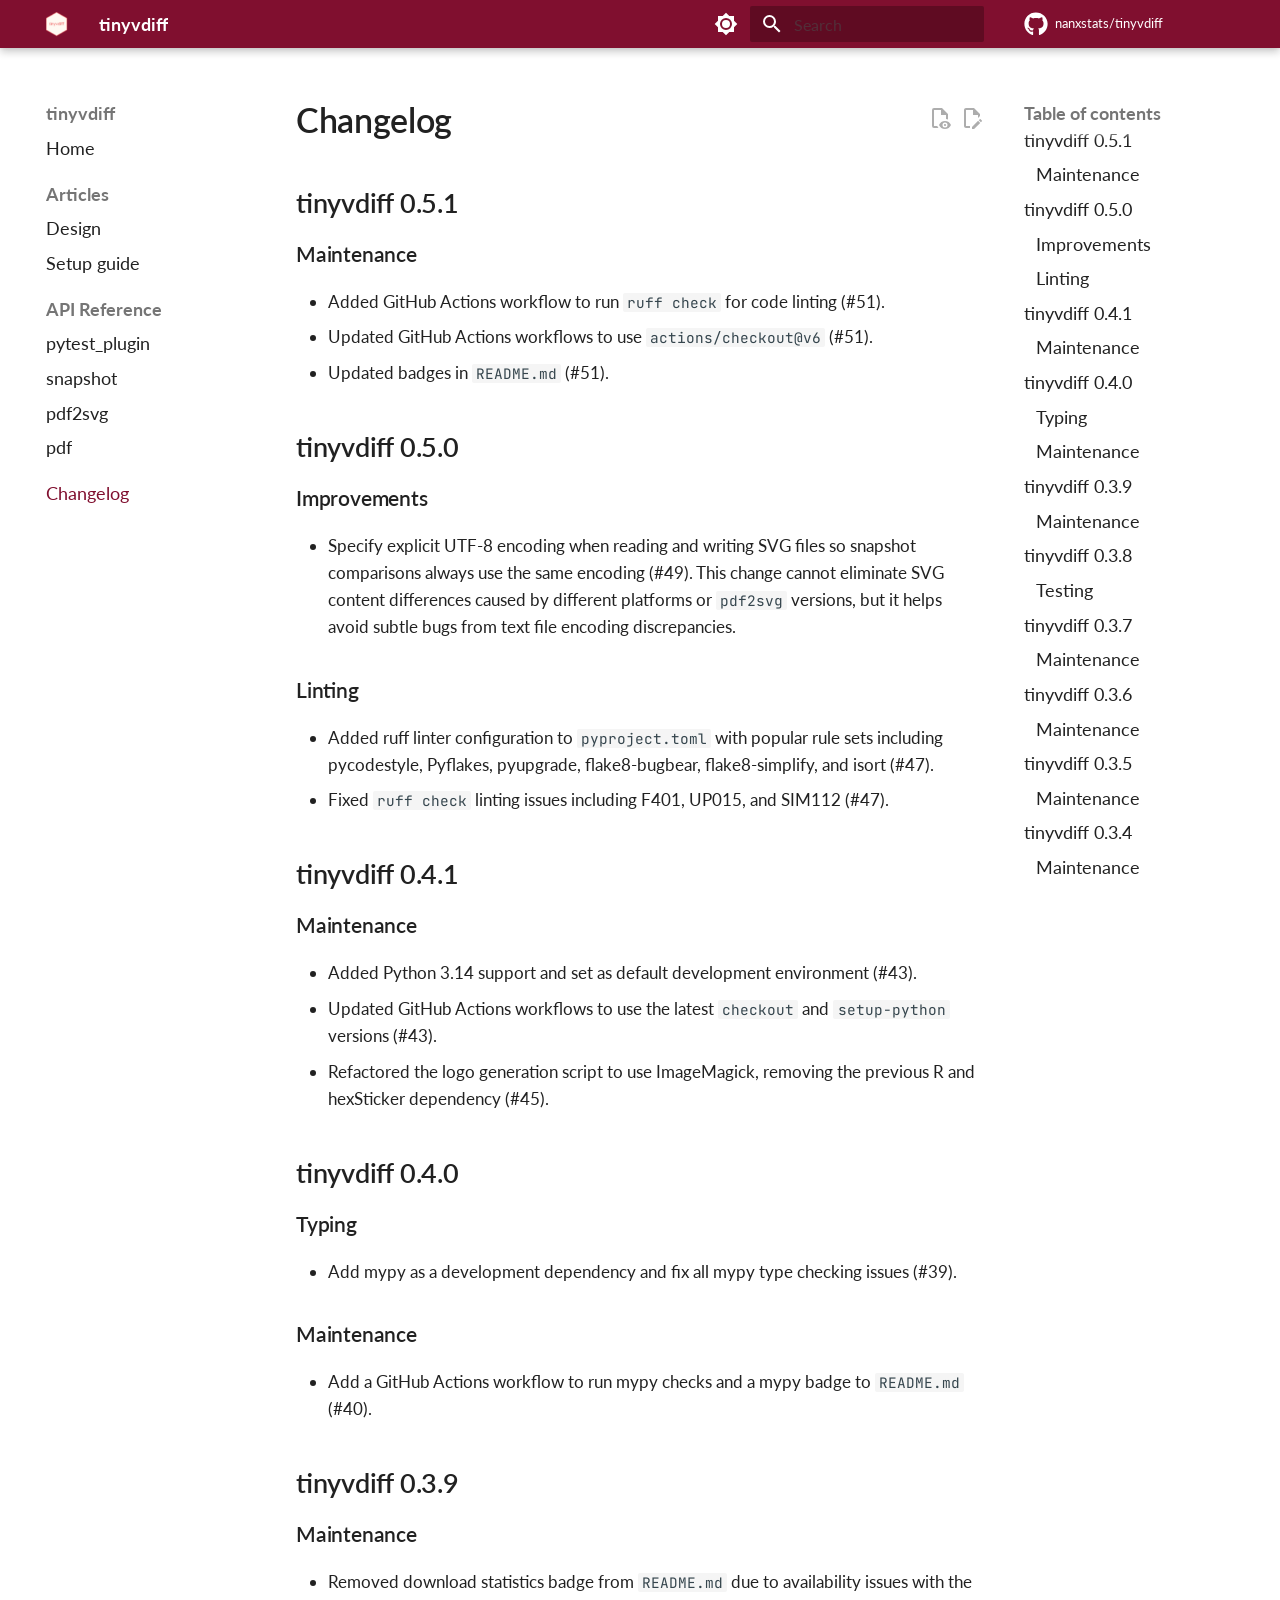
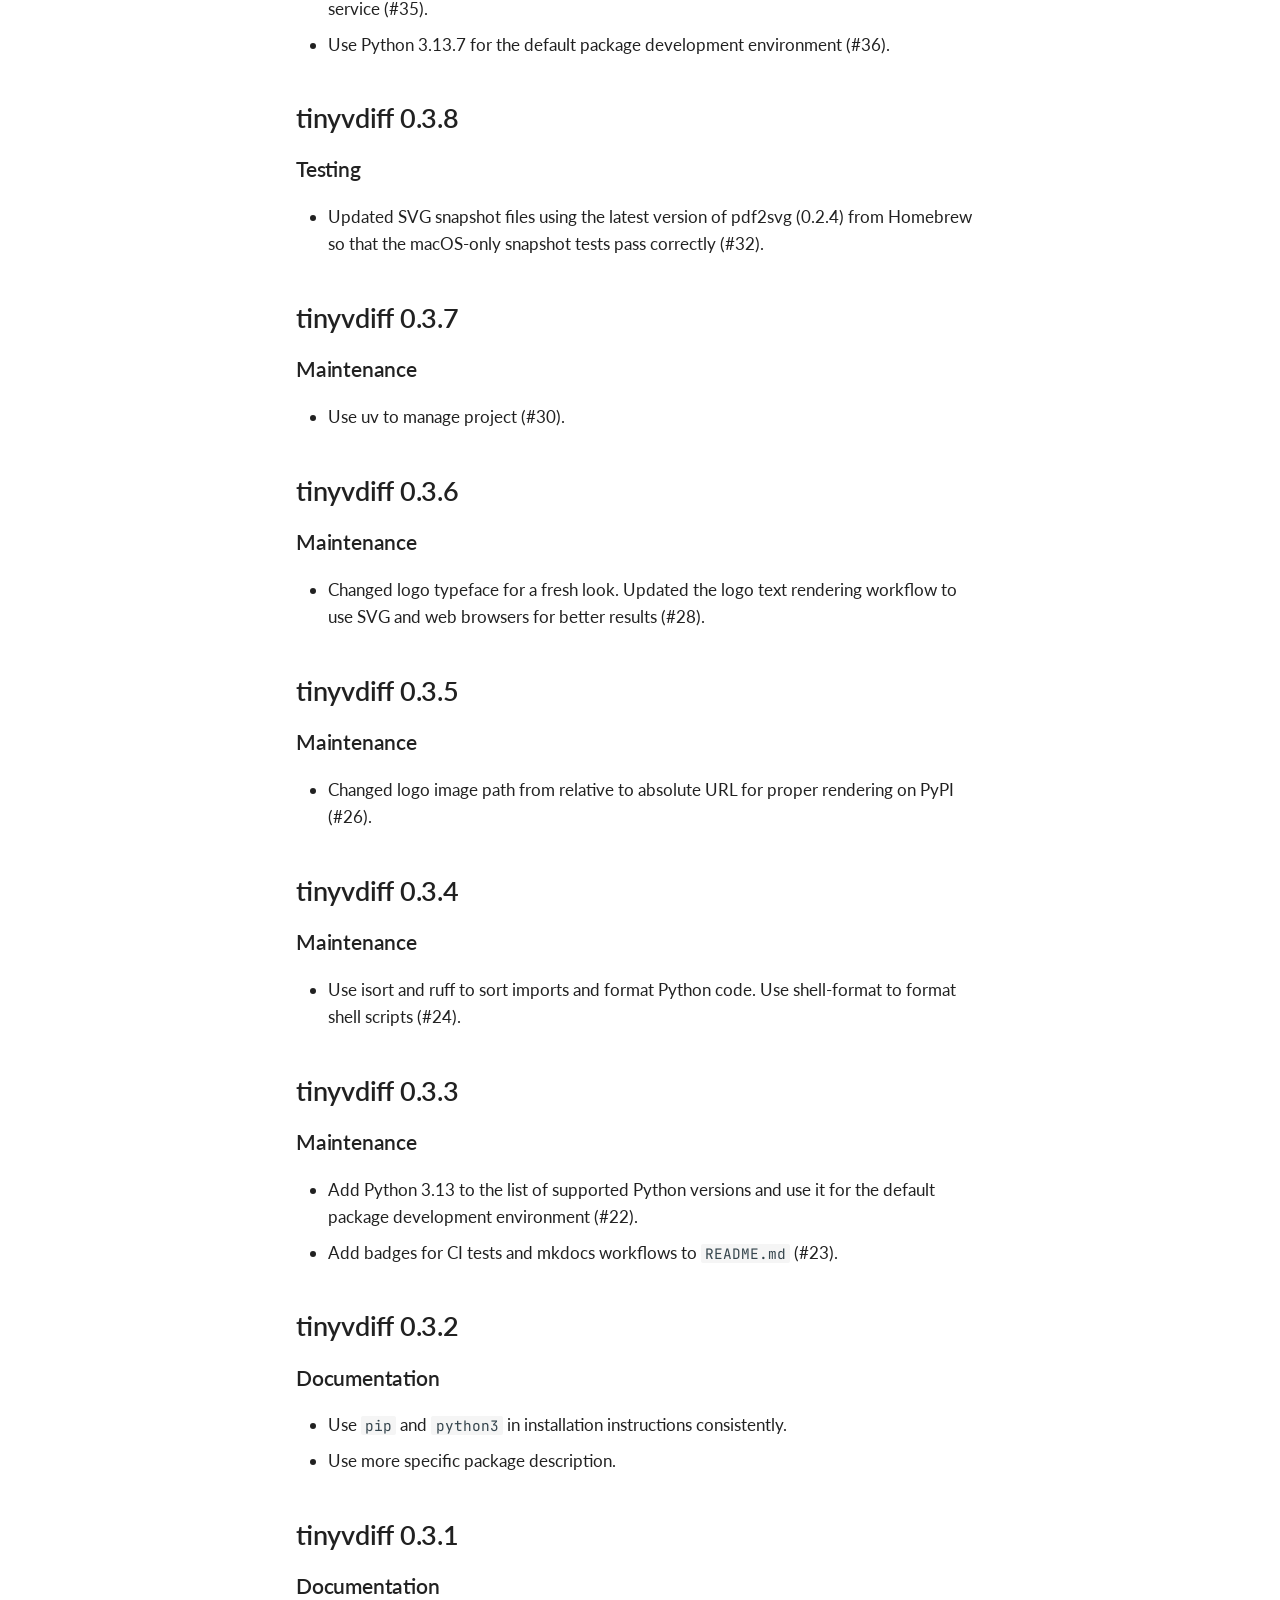
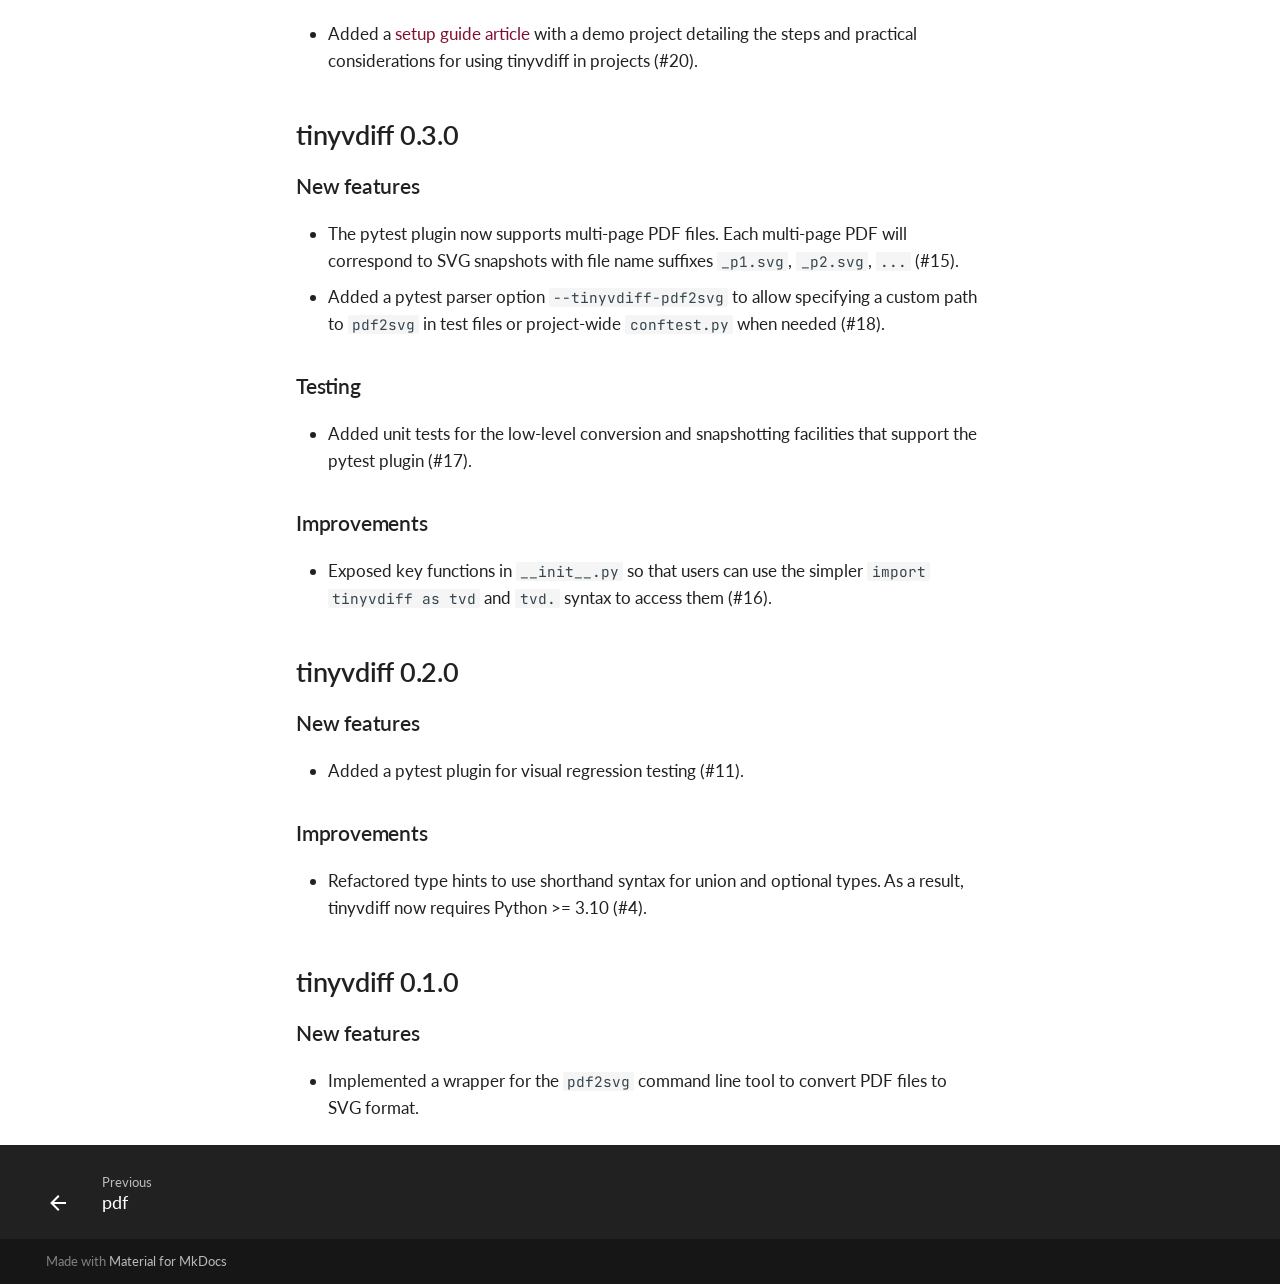
<file: changelog/index.html>
<!doctype html>
<html lang="en" class="no-js">
  <head>
    
      <meta charset="utf-8">
      <meta name="viewport" content="width=device-width,initial-scale=1">
      
      
      
        <link rel="canonical" href="https://nanx.me/tinyvdiff/changelog/">
      
      
        <link rel="prev" href="../reference/pdf/">
      
      
      
        
      
      
      <link rel="icon" href="../assets/favicon.png">
      <meta name="generator" content="mkdocs-1.6.1, mkdocs-material-9.7.0">
    
    
      
        <title>Changelog - tinyvdiff</title>
      
    
    
      <link rel="stylesheet" href="../assets/stylesheets/main.618322db.min.css">
      
        
        <link rel="stylesheet" href="../assets/stylesheets/palette.ab4e12ef.min.css">
      
      


    
    
      
    
    
      
        
        
        <link rel="preconnect" href="https://fonts.gstatic.com" crossorigin>
        <link rel="stylesheet" href="https://fonts.googleapis.com/css?family=Lato:300,300i,400,400i,700,700i%7CJetBrains+Mono:400,400i,700,700i&display=fallback">
        <style>:root{--md-text-font:"Lato";--md-code-font:"JetBrains Mono"}</style>
      
    
    
      <link rel="stylesheet" href="../assets/_mkdocstrings.css">
    
      <link rel="stylesheet" href="../stylesheets/extra.css">
    
    <script>__md_scope=new URL("..",location),__md_hash=e=>[...e].reduce(((e,_)=>(e<<5)-e+_.charCodeAt(0)),0),__md_get=(e,_=localStorage,t=__md_scope)=>JSON.parse(_.getItem(t.pathname+"."+e)),__md_set=(e,_,t=localStorage,a=__md_scope)=>{try{t.setItem(a.pathname+"."+e,JSON.stringify(_))}catch(e){}}</script>
    
      

    
    
  </head>
  
  
    
    
      
    
    
    
    
    <body dir="ltr" data-md-color-scheme="default" data-md-color-primary="custom" data-md-color-accent="custom">
  
    
    <input class="md-toggle" data-md-toggle="drawer" type="checkbox" id="__drawer" autocomplete="off">
    <input class="md-toggle" data-md-toggle="search" type="checkbox" id="__search" autocomplete="off">
    <label class="md-overlay" for="__drawer"></label>
    <div data-md-component="skip">
      
        
        <a href="#changelog" class="md-skip">
          Skip to content
        </a>
      
    </div>
    <div data-md-component="announce">
      
    </div>
    
    
      

  

<header class="md-header md-header--shadow" data-md-component="header">
  <nav class="md-header__inner md-grid" aria-label="Header">
    <a href=".." title="tinyvdiff" class="md-header__button md-logo" aria-label="tinyvdiff" data-md-component="logo">
      
  <img src="../assets/logo.png" alt="logo">

    </a>
    <label class="md-header__button md-icon" for="__drawer">
      
      <svg xmlns="http://www.w3.org/2000/svg" viewBox="0 0 24 24"><path d="M3 6h18v2H3zm0 5h18v2H3zm0 5h18v2H3z"/></svg>
    </label>
    <div class="md-header__title" data-md-component="header-title">
      <div class="md-header__ellipsis">
        <div class="md-header__topic">
          <span class="md-ellipsis">
            tinyvdiff
          </span>
        </div>
        <div class="md-header__topic" data-md-component="header-topic">
          <span class="md-ellipsis">
            
              Changelog
            
          </span>
        </div>
      </div>
    </div>
    
      
        <form class="md-header__option" data-md-component="palette">
  
    
    
    
    <input class="md-option" data-md-color-media="(prefers-color-scheme: light)" data-md-color-scheme="default" data-md-color-primary="custom" data-md-color-accent="custom"  aria-label="Switch to dark mode"  type="radio" name="__palette" id="__palette_0">
    
      <label class="md-header__button md-icon" title="Switch to dark mode" for="__palette_1" hidden>
        <svg xmlns="http://www.w3.org/2000/svg" viewBox="0 0 24 24"><path d="M12 8a4 4 0 0 0-4 4 4 4 0 0 0 4 4 4 4 0 0 0 4-4 4 4 0 0 0-4-4m0 10a6 6 0 0 1-6-6 6 6 0 0 1 6-6 6 6 0 0 1 6 6 6 6 0 0 1-6 6m8-9.31V4h-4.69L12 .69 8.69 4H4v4.69L.69 12 4 15.31V20h4.69L12 23.31 15.31 20H20v-4.69L23.31 12z"/></svg>
      </label>
    
  
    
    
    
    <input class="md-option" data-md-color-media="(prefers-color-scheme: dark)" data-md-color-scheme="slate" data-md-color-primary="custom" data-md-color-accent="custom"  aria-label="Switch to light mode"  type="radio" name="__palette" id="__palette_1">
    
      <label class="md-header__button md-icon" title="Switch to light mode" for="__palette_0" hidden>
        <svg xmlns="http://www.w3.org/2000/svg" viewBox="0 0 24 24"><path d="M12 18c-.89 0-1.74-.2-2.5-.55C11.56 16.5 13 14.42 13 12s-1.44-4.5-3.5-5.45C10.26 6.2 11.11 6 12 6a6 6 0 0 1 6 6 6 6 0 0 1-6 6m8-9.31V4h-4.69L12 .69 8.69 4H4v4.69L.69 12 4 15.31V20h4.69L12 23.31 15.31 20H20v-4.69L23.31 12z"/></svg>
      </label>
    
  
</form>
      
    
    
      <script>var palette=__md_get("__palette");if(palette&&palette.color){if("(prefers-color-scheme)"===palette.color.media){var media=matchMedia("(prefers-color-scheme: light)"),input=document.querySelector(media.matches?"[data-md-color-media='(prefers-color-scheme: light)']":"[data-md-color-media='(prefers-color-scheme: dark)']");palette.color.media=input.getAttribute("data-md-color-media"),palette.color.scheme=input.getAttribute("data-md-color-scheme"),palette.color.primary=input.getAttribute("data-md-color-primary"),palette.color.accent=input.getAttribute("data-md-color-accent")}for(var[key,value]of Object.entries(palette.color))document.body.setAttribute("data-md-color-"+key,value)}</script>
    
    
    
      
      
        <label class="md-header__button md-icon" for="__search">
          
          <svg xmlns="http://www.w3.org/2000/svg" viewBox="0 0 24 24"><path d="M9.5 3A6.5 6.5 0 0 1 16 9.5c0 1.61-.59 3.09-1.56 4.23l.27.27h.79l5 5-1.5 1.5-5-5v-.79l-.27-.27A6.52 6.52 0 0 1 9.5 16 6.5 6.5 0 0 1 3 9.5 6.5 6.5 0 0 1 9.5 3m0 2C7 5 5 7 5 9.5S7 14 9.5 14 14 12 14 9.5 12 5 9.5 5"/></svg>
        </label>
        <div class="md-search" data-md-component="search" role="dialog">
  <label class="md-search__overlay" for="__search"></label>
  <div class="md-search__inner" role="search">
    <form class="md-search__form" name="search">
      <input type="text" class="md-search__input" name="query" aria-label="Search" placeholder="Search" autocapitalize="off" autocorrect="off" autocomplete="off" spellcheck="false" data-md-component="search-query" required>
      <label class="md-search__icon md-icon" for="__search">
        
        <svg xmlns="http://www.w3.org/2000/svg" viewBox="0 0 24 24"><path d="M9.5 3A6.5 6.5 0 0 1 16 9.5c0 1.61-.59 3.09-1.56 4.23l.27.27h.79l5 5-1.5 1.5-5-5v-.79l-.27-.27A6.52 6.52 0 0 1 9.5 16 6.5 6.5 0 0 1 3 9.5 6.5 6.5 0 0 1 9.5 3m0 2C7 5 5 7 5 9.5S7 14 9.5 14 14 12 14 9.5 12 5 9.5 5"/></svg>
        
        <svg xmlns="http://www.w3.org/2000/svg" viewBox="0 0 24 24"><path d="M20 11v2H8l5.5 5.5-1.42 1.42L4.16 12l7.92-7.92L13.5 5.5 8 11z"/></svg>
      </label>
      <nav class="md-search__options" aria-label="Search">
        
        <button type="reset" class="md-search__icon md-icon" title="Clear" aria-label="Clear" tabindex="-1">
          
          <svg xmlns="http://www.w3.org/2000/svg" viewBox="0 0 24 24"><path d="M19 6.41 17.59 5 12 10.59 6.41 5 5 6.41 10.59 12 5 17.59 6.41 19 12 13.41 17.59 19 19 17.59 13.41 12z"/></svg>
        </button>
      </nav>
      
        <div class="md-search__suggest" data-md-component="search-suggest"></div>
      
    </form>
    <div class="md-search__output">
      <div class="md-search__scrollwrap" tabindex="0" data-md-scrollfix>
        <div class="md-search-result" data-md-component="search-result">
          <div class="md-search-result__meta">
            Initializing search
          </div>
          <ol class="md-search-result__list" role="presentation"></ol>
        </div>
      </div>
    </div>
  </div>
</div>
      
    
    
      <div class="md-header__source">
        <a href="https://github.com/nanxstats/tinyvdiff" title="Go to repository" class="md-source" data-md-component="source">
  <div class="md-source__icon md-icon">
    
    <svg xmlns="http://www.w3.org/2000/svg" viewBox="0 0 512 512"><!--! Font Awesome Free 7.1.0 by @fontawesome - https://fontawesome.com License - https://fontawesome.com/license/free (Icons: CC BY 4.0, Fonts: SIL OFL 1.1, Code: MIT License) Copyright 2025 Fonticons, Inc.--><path d="M173.9 397.4c0 2-2.3 3.6-5.2 3.6-3.3.3-5.6-1.3-5.6-3.6 0-2 2.3-3.6 5.2-3.6 3-.3 5.6 1.3 5.6 3.6m-31.1-4.5c-.7 2 1.3 4.3 4.3 4.9 2.6 1 5.6 0 6.2-2s-1.3-4.3-4.3-5.2c-2.6-.7-5.5.3-6.2 2.3m44.2-1.7c-2.9.7-4.9 2.6-4.6 4.9.3 2 2.9 3.3 5.9 2.6 2.9-.7 4.9-2.6 4.6-4.6-.3-1.9-3-3.2-5.9-2.9M252.8 8C114.1 8 8 113.3 8 252c0 110.9 69.8 205.8 169.5 239.2 12.8 2.3 17.3-5.6 17.3-12.1 0-6.2-.3-40.4-.3-61.4 0 0-70 15-84.7-29.8 0 0-11.4-29.1-27.8-36.6 0 0-22.9-15.7 1.6-15.4 0 0 24.9 2 38.6 25.8 21.9 38.6 58.6 27.5 72.9 20.9 2.3-16 8.8-27.1 16-33.7-55.9-6.2-112.3-14.3-112.3-110.5 0-27.5 7.6-41.3 23.6-58.9-2.6-6.5-11.1-33.3 2.6-67.9 20.9-6.5 69 27 69 27 20-5.6 41.5-8.5 62.8-8.5s42.8 2.9 62.8 8.5c0 0 48.1-33.6 69-27 13.7 34.7 5.2 61.4 2.6 67.9 16 17.7 25.8 31.5 25.8 58.9 0 96.5-58.9 104.2-114.8 110.5 9.2 7.9 17 22.9 17 46.4 0 33.7-.3 75.4-.3 83.6 0 6.5 4.6 14.4 17.3 12.1C436.2 457.8 504 362.9 504 252 504 113.3 391.5 8 252.8 8M105.2 352.9c-1.3 1-1 3.3.7 5.2 1.6 1.6 3.9 2.3 5.2 1 1.3-1 1-3.3-.7-5.2-1.6-1.6-3.9-2.3-5.2-1m-10.8-8.1c-.7 1.3.3 2.9 2.3 3.9 1.6 1 3.6.7 4.3-.7.7-1.3-.3-2.9-2.3-3.9-2-.6-3.6-.3-4.3.7m32.4 35.6c-1.6 1.3-1 4.3 1.3 6.2 2.3 2.3 5.2 2.6 6.5 1 1.3-1.3.7-4.3-1.3-6.2-2.2-2.3-5.2-2.6-6.5-1m-11.4-14.7c-1.6 1-1.6 3.6 0 5.9s4.3 3.3 5.6 2.3c1.6-1.3 1.6-3.9 0-6.2-1.4-2.3-4-3.3-5.6-2"/></svg>
  </div>
  <div class="md-source__repository">
    nanxstats/tinyvdiff
  </div>
</a>
      </div>
    
  </nav>
  
</header>
    
    <div class="md-container" data-md-component="container">
      
      
        
          
        
      
      <main class="md-main" data-md-component="main">
        <div class="md-main__inner md-grid">
          
            
              
              <div class="md-sidebar md-sidebar--primary" data-md-component="sidebar" data-md-type="navigation" >
                <div class="md-sidebar__scrollwrap">
                  <div class="md-sidebar__inner">
                    



<nav class="md-nav md-nav--primary" aria-label="Navigation" data-md-level="0">
  <label class="md-nav__title" for="__drawer">
    <a href=".." title="tinyvdiff" class="md-nav__button md-logo" aria-label="tinyvdiff" data-md-component="logo">
      
  <img src="../assets/logo.png" alt="logo">

    </a>
    tinyvdiff
  </label>
  
    <div class="md-nav__source">
      <a href="https://github.com/nanxstats/tinyvdiff" title="Go to repository" class="md-source" data-md-component="source">
  <div class="md-source__icon md-icon">
    
    <svg xmlns="http://www.w3.org/2000/svg" viewBox="0 0 512 512"><!--! Font Awesome Free 7.1.0 by @fontawesome - https://fontawesome.com License - https://fontawesome.com/license/free (Icons: CC BY 4.0, Fonts: SIL OFL 1.1, Code: MIT License) Copyright 2025 Fonticons, Inc.--><path d="M173.9 397.4c0 2-2.3 3.6-5.2 3.6-3.3.3-5.6-1.3-5.6-3.6 0-2 2.3-3.6 5.2-3.6 3-.3 5.6 1.3 5.6 3.6m-31.1-4.5c-.7 2 1.3 4.3 4.3 4.9 2.6 1 5.6 0 6.2-2s-1.3-4.3-4.3-5.2c-2.6-.7-5.5.3-6.2 2.3m44.2-1.7c-2.9.7-4.9 2.6-4.6 4.9.3 2 2.9 3.3 5.9 2.6 2.9-.7 4.9-2.6 4.6-4.6-.3-1.9-3-3.2-5.9-2.9M252.8 8C114.1 8 8 113.3 8 252c0 110.9 69.8 205.8 169.5 239.2 12.8 2.3 17.3-5.6 17.3-12.1 0-6.2-.3-40.4-.3-61.4 0 0-70 15-84.7-29.8 0 0-11.4-29.1-27.8-36.6 0 0-22.9-15.7 1.6-15.4 0 0 24.9 2 38.6 25.8 21.9 38.6 58.6 27.5 72.9 20.9 2.3-16 8.8-27.1 16-33.7-55.9-6.2-112.3-14.3-112.3-110.5 0-27.5 7.6-41.3 23.6-58.9-2.6-6.5-11.1-33.3 2.6-67.9 20.9-6.5 69 27 69 27 20-5.6 41.5-8.5 62.8-8.5s42.8 2.9 62.8 8.5c0 0 48.1-33.6 69-27 13.7 34.7 5.2 61.4 2.6 67.9 16 17.7 25.8 31.5 25.8 58.9 0 96.5-58.9 104.2-114.8 110.5 9.2 7.9 17 22.9 17 46.4 0 33.7-.3 75.4-.3 83.6 0 6.5 4.6 14.4 17.3 12.1C436.2 457.8 504 362.9 504 252 504 113.3 391.5 8 252.8 8M105.2 352.9c-1.3 1-1 3.3.7 5.2 1.6 1.6 3.9 2.3 5.2 1 1.3-1 1-3.3-.7-5.2-1.6-1.6-3.9-2.3-5.2-1m-10.8-8.1c-.7 1.3.3 2.9 2.3 3.9 1.6 1 3.6.7 4.3-.7.7-1.3-.3-2.9-2.3-3.9-2-.6-3.6-.3-4.3.7m32.4 35.6c-1.6 1.3-1 4.3 1.3 6.2 2.3 2.3 5.2 2.6 6.5 1 1.3-1.3.7-4.3-1.3-6.2-2.2-2.3-5.2-2.6-6.5-1m-11.4-14.7c-1.6 1-1.6 3.6 0 5.9s4.3 3.3 5.6 2.3c1.6-1.3 1.6-3.9 0-6.2-1.4-2.3-4-3.3-5.6-2"/></svg>
  </div>
  <div class="md-source__repository">
    nanxstats/tinyvdiff
  </div>
</a>
    </div>
  
  <ul class="md-nav__list" data-md-scrollfix>
    
      
      
  
  
  
  
    <li class="md-nav__item">
      <a href=".." class="md-nav__link">
        
  
  
  <span class="md-ellipsis">
    
  
    Home
  

    
  </span>
  
  

      </a>
    </li>
  

    
      
      
  
  
  
  
    
    
      
        
      
        
      
    
    
    
      
        
        
      
    
    
    <li class="md-nav__item md-nav__item--section md-nav__item--nested">
      
        
        
          
        
        <input class="md-nav__toggle md-toggle md-toggle--indeterminate" type="checkbox" id="__nav_2" >
        
          
          <label class="md-nav__link" for="__nav_2" id="__nav_2_label" tabindex="">
            
  
  
  <span class="md-ellipsis">
    
  
    Articles
  

    
  </span>
  
  

            <span class="md-nav__icon md-icon"></span>
          </label>
        
        <nav class="md-nav" data-md-level="1" aria-labelledby="__nav_2_label" aria-expanded="false">
          <label class="md-nav__title" for="__nav_2">
            <span class="md-nav__icon md-icon"></span>
            
  
    Articles
  

          </label>
          <ul class="md-nav__list" data-md-scrollfix>
            
              
                
  
  
  
  
    <li class="md-nav__item">
      <a href="../articles/design/" class="md-nav__link">
        
  
  
  <span class="md-ellipsis">
    
  
    Design
  

    
  </span>
  
  

      </a>
    </li>
  

              
            
              
                
  
  
  
  
    <li class="md-nav__item">
      <a href="../articles/setup/" class="md-nav__link">
        
  
  
  <span class="md-ellipsis">
    
  
    Setup guide
  

    
  </span>
  
  

      </a>
    </li>
  

              
            
          </ul>
        </nav>
      
    </li>
  

    
      
      
  
  
  
  
    
    
      
        
      
        
      
        
      
        
      
    
    
    
      
        
        
      
    
    
    <li class="md-nav__item md-nav__item--section md-nav__item--nested">
      
        
        
          
        
        <input class="md-nav__toggle md-toggle md-toggle--indeterminate" type="checkbox" id="__nav_3" >
        
          
          <label class="md-nav__link" for="__nav_3" id="__nav_3_label" tabindex="">
            
  
  
  <span class="md-ellipsis">
    
  
    API Reference
  

    
  </span>
  
  

            <span class="md-nav__icon md-icon"></span>
          </label>
        
        <nav class="md-nav" data-md-level="1" aria-labelledby="__nav_3_label" aria-expanded="false">
          <label class="md-nav__title" for="__nav_3">
            <span class="md-nav__icon md-icon"></span>
            
  
    API Reference
  

          </label>
          <ul class="md-nav__list" data-md-scrollfix>
            
              
                
  
  
  
  
    <li class="md-nav__item">
      <a href="../reference/pytest_plugin/" class="md-nav__link">
        
  
  
  <span class="md-ellipsis">
    
  
    pytest_plugin
  

    
  </span>
  
  

      </a>
    </li>
  

              
            
              
                
  
  
  
  
    <li class="md-nav__item">
      <a href="../reference/snapshot/" class="md-nav__link">
        
  
  
  <span class="md-ellipsis">
    
  
    snapshot
  

    
  </span>
  
  

      </a>
    </li>
  

              
            
              
                
  
  
  
  
    <li class="md-nav__item">
      <a href="../reference/pdf2svg/" class="md-nav__link">
        
  
  
  <span class="md-ellipsis">
    
  
    pdf2svg
  

    
  </span>
  
  

      </a>
    </li>
  

              
            
              
                
  
  
  
  
    <li class="md-nav__item">
      <a href="../reference/pdf/" class="md-nav__link">
        
  
  
  <span class="md-ellipsis">
    
  
    pdf
  

    
  </span>
  
  

      </a>
    </li>
  

              
            
          </ul>
        </nav>
      
    </li>
  

    
      
      
  
  
    
  
  
  
    <li class="md-nav__item md-nav__item--active">
      
      <input class="md-nav__toggle md-toggle" type="checkbox" id="__toc">
      
      
        
      
      
        <label class="md-nav__link md-nav__link--active" for="__toc">
          
  
  
  <span class="md-ellipsis">
    
  
    Changelog
  

    
  </span>
  
  

          <span class="md-nav__icon md-icon"></span>
        </label>
      
      <a href="./" class="md-nav__link md-nav__link--active">
        
  
  
  <span class="md-ellipsis">
    
  
    Changelog
  

    
  </span>
  
  

      </a>
      
        

<nav class="md-nav md-nav--secondary" aria-label="Table of contents">
  
  
  
    
  
  
    <label class="md-nav__title" for="__toc">
      <span class="md-nav__icon md-icon"></span>
      Table of contents
    </label>
    <ul class="md-nav__list" data-md-component="toc" data-md-scrollfix>
      
        <li class="md-nav__item">
  <a href="#tinyvdiff-051" class="md-nav__link">
    <span class="md-ellipsis">
      
        tinyvdiff 0.5.1
      
    </span>
  </a>
  
    <nav class="md-nav" aria-label="tinyvdiff 0.5.1">
      <ul class="md-nav__list">
        
          <li class="md-nav__item">
  <a href="#maintenance" class="md-nav__link">
    <span class="md-ellipsis">
      
        Maintenance
      
    </span>
  </a>
  
</li>
        
      </ul>
    </nav>
  
</li>
      
        <li class="md-nav__item">
  <a href="#tinyvdiff-050" class="md-nav__link">
    <span class="md-ellipsis">
      
        tinyvdiff 0.5.0
      
    </span>
  </a>
  
    <nav class="md-nav" aria-label="tinyvdiff 0.5.0">
      <ul class="md-nav__list">
        
          <li class="md-nav__item">
  <a href="#improvements" class="md-nav__link">
    <span class="md-ellipsis">
      
        Improvements
      
    </span>
  </a>
  
</li>
        
          <li class="md-nav__item">
  <a href="#linting" class="md-nav__link">
    <span class="md-ellipsis">
      
        Linting
      
    </span>
  </a>
  
</li>
        
      </ul>
    </nav>
  
</li>
      
        <li class="md-nav__item">
  <a href="#tinyvdiff-041" class="md-nav__link">
    <span class="md-ellipsis">
      
        tinyvdiff 0.4.1
      
    </span>
  </a>
  
    <nav class="md-nav" aria-label="tinyvdiff 0.4.1">
      <ul class="md-nav__list">
        
          <li class="md-nav__item">
  <a href="#maintenance_1" class="md-nav__link">
    <span class="md-ellipsis">
      
        Maintenance
      
    </span>
  </a>
  
</li>
        
      </ul>
    </nav>
  
</li>
      
        <li class="md-nav__item">
  <a href="#tinyvdiff-040" class="md-nav__link">
    <span class="md-ellipsis">
      
        tinyvdiff 0.4.0
      
    </span>
  </a>
  
    <nav class="md-nav" aria-label="tinyvdiff 0.4.0">
      <ul class="md-nav__list">
        
          <li class="md-nav__item">
  <a href="#typing" class="md-nav__link">
    <span class="md-ellipsis">
      
        Typing
      
    </span>
  </a>
  
</li>
        
          <li class="md-nav__item">
  <a href="#maintenance_2" class="md-nav__link">
    <span class="md-ellipsis">
      
        Maintenance
      
    </span>
  </a>
  
</li>
        
      </ul>
    </nav>
  
</li>
      
        <li class="md-nav__item">
  <a href="#tinyvdiff-039" class="md-nav__link">
    <span class="md-ellipsis">
      
        tinyvdiff 0.3.9
      
    </span>
  </a>
  
    <nav class="md-nav" aria-label="tinyvdiff 0.3.9">
      <ul class="md-nav__list">
        
          <li class="md-nav__item">
  <a href="#maintenance_3" class="md-nav__link">
    <span class="md-ellipsis">
      
        Maintenance
      
    </span>
  </a>
  
</li>
        
      </ul>
    </nav>
  
</li>
      
        <li class="md-nav__item">
  <a href="#tinyvdiff-038" class="md-nav__link">
    <span class="md-ellipsis">
      
        tinyvdiff 0.3.8
      
    </span>
  </a>
  
    <nav class="md-nav" aria-label="tinyvdiff 0.3.8">
      <ul class="md-nav__list">
        
          <li class="md-nav__item">
  <a href="#testing" class="md-nav__link">
    <span class="md-ellipsis">
      
        Testing
      
    </span>
  </a>
  
</li>
        
      </ul>
    </nav>
  
</li>
      
        <li class="md-nav__item">
  <a href="#tinyvdiff-037" class="md-nav__link">
    <span class="md-ellipsis">
      
        tinyvdiff 0.3.7
      
    </span>
  </a>
  
    <nav class="md-nav" aria-label="tinyvdiff 0.3.7">
      <ul class="md-nav__list">
        
          <li class="md-nav__item">
  <a href="#maintenance_4" class="md-nav__link">
    <span class="md-ellipsis">
      
        Maintenance
      
    </span>
  </a>
  
</li>
        
      </ul>
    </nav>
  
</li>
      
        <li class="md-nav__item">
  <a href="#tinyvdiff-036" class="md-nav__link">
    <span class="md-ellipsis">
      
        tinyvdiff 0.3.6
      
    </span>
  </a>
  
    <nav class="md-nav" aria-label="tinyvdiff 0.3.6">
      <ul class="md-nav__list">
        
          <li class="md-nav__item">
  <a href="#maintenance_5" class="md-nav__link">
    <span class="md-ellipsis">
      
        Maintenance
      
    </span>
  </a>
  
</li>
        
      </ul>
    </nav>
  
</li>
      
        <li class="md-nav__item">
  <a href="#tinyvdiff-035" class="md-nav__link">
    <span class="md-ellipsis">
      
        tinyvdiff 0.3.5
      
    </span>
  </a>
  
    <nav class="md-nav" aria-label="tinyvdiff 0.3.5">
      <ul class="md-nav__list">
        
          <li class="md-nav__item">
  <a href="#maintenance_6" class="md-nav__link">
    <span class="md-ellipsis">
      
        Maintenance
      
    </span>
  </a>
  
</li>
        
      </ul>
    </nav>
  
</li>
      
        <li class="md-nav__item">
  <a href="#tinyvdiff-034" class="md-nav__link">
    <span class="md-ellipsis">
      
        tinyvdiff 0.3.4
      
    </span>
  </a>
  
    <nav class="md-nav" aria-label="tinyvdiff 0.3.4">
      <ul class="md-nav__list">
        
          <li class="md-nav__item">
  <a href="#maintenance_7" class="md-nav__link">
    <span class="md-ellipsis">
      
        Maintenance
      
    </span>
  </a>
  
</li>
        
      </ul>
    </nav>
  
</li>
      
        <li class="md-nav__item">
  <a href="#tinyvdiff-033" class="md-nav__link">
    <span class="md-ellipsis">
      
        tinyvdiff 0.3.3
      
    </span>
  </a>
  
    <nav class="md-nav" aria-label="tinyvdiff 0.3.3">
      <ul class="md-nav__list">
        
          <li class="md-nav__item">
  <a href="#maintenance_8" class="md-nav__link">
    <span class="md-ellipsis">
      
        Maintenance
      
    </span>
  </a>
  
</li>
        
      </ul>
    </nav>
  
</li>
      
        <li class="md-nav__item">
  <a href="#tinyvdiff-032" class="md-nav__link">
    <span class="md-ellipsis">
      
        tinyvdiff 0.3.2
      
    </span>
  </a>
  
    <nav class="md-nav" aria-label="tinyvdiff 0.3.2">
      <ul class="md-nav__list">
        
          <li class="md-nav__item">
  <a href="#documentation" class="md-nav__link">
    <span class="md-ellipsis">
      
        Documentation
      
    </span>
  </a>
  
</li>
        
      </ul>
    </nav>
  
</li>
      
        <li class="md-nav__item">
  <a href="#tinyvdiff-031" class="md-nav__link">
    <span class="md-ellipsis">
      
        tinyvdiff 0.3.1
      
    </span>
  </a>
  
    <nav class="md-nav" aria-label="tinyvdiff 0.3.1">
      <ul class="md-nav__list">
        
          <li class="md-nav__item">
  <a href="#documentation_1" class="md-nav__link">
    <span class="md-ellipsis">
      
        Documentation
      
    </span>
  </a>
  
</li>
        
      </ul>
    </nav>
  
</li>
      
        <li class="md-nav__item">
  <a href="#tinyvdiff-030" class="md-nav__link">
    <span class="md-ellipsis">
      
        tinyvdiff 0.3.0
      
    </span>
  </a>
  
    <nav class="md-nav" aria-label="tinyvdiff 0.3.0">
      <ul class="md-nav__list">
        
          <li class="md-nav__item">
  <a href="#new-features" class="md-nav__link">
    <span class="md-ellipsis">
      
        New features
      
    </span>
  </a>
  
</li>
        
          <li class="md-nav__item">
  <a href="#testing_1" class="md-nav__link">
    <span class="md-ellipsis">
      
        Testing
      
    </span>
  </a>
  
</li>
        
          <li class="md-nav__item">
  <a href="#improvements_1" class="md-nav__link">
    <span class="md-ellipsis">
      
        Improvements
      
    </span>
  </a>
  
</li>
        
      </ul>
    </nav>
  
</li>
      
        <li class="md-nav__item">
  <a href="#tinyvdiff-020" class="md-nav__link">
    <span class="md-ellipsis">
      
        tinyvdiff 0.2.0
      
    </span>
  </a>
  
    <nav class="md-nav" aria-label="tinyvdiff 0.2.0">
      <ul class="md-nav__list">
        
          <li class="md-nav__item">
  <a href="#new-features_1" class="md-nav__link">
    <span class="md-ellipsis">
      
        New features
      
    </span>
  </a>
  
</li>
        
          <li class="md-nav__item">
  <a href="#improvements_2" class="md-nav__link">
    <span class="md-ellipsis">
      
        Improvements
      
    </span>
  </a>
  
</li>
        
      </ul>
    </nav>
  
</li>
      
        <li class="md-nav__item">
  <a href="#tinyvdiff-010" class="md-nav__link">
    <span class="md-ellipsis">
      
        tinyvdiff 0.1.0
      
    </span>
  </a>
  
    <nav class="md-nav" aria-label="tinyvdiff 0.1.0">
      <ul class="md-nav__list">
        
          <li class="md-nav__item">
  <a href="#new-features_2" class="md-nav__link">
    <span class="md-ellipsis">
      
        New features
      
    </span>
  </a>
  
</li>
        
      </ul>
    </nav>
  
</li>
      
    </ul>
  
</nav>
      
    </li>
  

    
  </ul>
</nav>
                  </div>
                </div>
              </div>
            
            
              
              <div class="md-sidebar md-sidebar--secondary" data-md-component="sidebar" data-md-type="toc" >
                <div class="md-sidebar__scrollwrap">
                  <div class="md-sidebar__inner">
                    

<nav class="md-nav md-nav--secondary" aria-label="Table of contents">
  
  
  
    
  
  
    <label class="md-nav__title" for="__toc">
      <span class="md-nav__icon md-icon"></span>
      Table of contents
    </label>
    <ul class="md-nav__list" data-md-component="toc" data-md-scrollfix>
      
        <li class="md-nav__item">
  <a href="#tinyvdiff-051" class="md-nav__link">
    <span class="md-ellipsis">
      
        tinyvdiff 0.5.1
      
    </span>
  </a>
  
    <nav class="md-nav" aria-label="tinyvdiff 0.5.1">
      <ul class="md-nav__list">
        
          <li class="md-nav__item">
  <a href="#maintenance" class="md-nav__link">
    <span class="md-ellipsis">
      
        Maintenance
      
    </span>
  </a>
  
</li>
        
      </ul>
    </nav>
  
</li>
      
        <li class="md-nav__item">
  <a href="#tinyvdiff-050" class="md-nav__link">
    <span class="md-ellipsis">
      
        tinyvdiff 0.5.0
      
    </span>
  </a>
  
    <nav class="md-nav" aria-label="tinyvdiff 0.5.0">
      <ul class="md-nav__list">
        
          <li class="md-nav__item">
  <a href="#improvements" class="md-nav__link">
    <span class="md-ellipsis">
      
        Improvements
      
    </span>
  </a>
  
</li>
        
          <li class="md-nav__item">
  <a href="#linting" class="md-nav__link">
    <span class="md-ellipsis">
      
        Linting
      
    </span>
  </a>
  
</li>
        
      </ul>
    </nav>
  
</li>
      
        <li class="md-nav__item">
  <a href="#tinyvdiff-041" class="md-nav__link">
    <span class="md-ellipsis">
      
        tinyvdiff 0.4.1
      
    </span>
  </a>
  
    <nav class="md-nav" aria-label="tinyvdiff 0.4.1">
      <ul class="md-nav__list">
        
          <li class="md-nav__item">
  <a href="#maintenance_1" class="md-nav__link">
    <span class="md-ellipsis">
      
        Maintenance
      
    </span>
  </a>
  
</li>
        
      </ul>
    </nav>
  
</li>
      
        <li class="md-nav__item">
  <a href="#tinyvdiff-040" class="md-nav__link">
    <span class="md-ellipsis">
      
        tinyvdiff 0.4.0
      
    </span>
  </a>
  
    <nav class="md-nav" aria-label="tinyvdiff 0.4.0">
      <ul class="md-nav__list">
        
          <li class="md-nav__item">
  <a href="#typing" class="md-nav__link">
    <span class="md-ellipsis">
      
        Typing
      
    </span>
  </a>
  
</li>
        
          <li class="md-nav__item">
  <a href="#maintenance_2" class="md-nav__link">
    <span class="md-ellipsis">
      
        Maintenance
      
    </span>
  </a>
  
</li>
        
      </ul>
    </nav>
  
</li>
      
        <li class="md-nav__item">
  <a href="#tinyvdiff-039" class="md-nav__link">
    <span class="md-ellipsis">
      
        tinyvdiff 0.3.9
      
    </span>
  </a>
  
    <nav class="md-nav" aria-label="tinyvdiff 0.3.9">
      <ul class="md-nav__list">
        
          <li class="md-nav__item">
  <a href="#maintenance_3" class="md-nav__link">
    <span class="md-ellipsis">
      
        Maintenance
      
    </span>
  </a>
  
</li>
        
      </ul>
    </nav>
  
</li>
      
        <li class="md-nav__item">
  <a href="#tinyvdiff-038" class="md-nav__link">
    <span class="md-ellipsis">
      
        tinyvdiff 0.3.8
      
    </span>
  </a>
  
    <nav class="md-nav" aria-label="tinyvdiff 0.3.8">
      <ul class="md-nav__list">
        
          <li class="md-nav__item">
  <a href="#testing" class="md-nav__link">
    <span class="md-ellipsis">
      
        Testing
      
    </span>
  </a>
  
</li>
        
      </ul>
    </nav>
  
</li>
      
        <li class="md-nav__item">
  <a href="#tinyvdiff-037" class="md-nav__link">
    <span class="md-ellipsis">
      
        tinyvdiff 0.3.7
      
    </span>
  </a>
  
    <nav class="md-nav" aria-label="tinyvdiff 0.3.7">
      <ul class="md-nav__list">
        
          <li class="md-nav__item">
  <a href="#maintenance_4" class="md-nav__link">
    <span class="md-ellipsis">
      
        Maintenance
      
    </span>
  </a>
  
</li>
        
      </ul>
    </nav>
  
</li>
      
        <li class="md-nav__item">
  <a href="#tinyvdiff-036" class="md-nav__link">
    <span class="md-ellipsis">
      
        tinyvdiff 0.3.6
      
    </span>
  </a>
  
    <nav class="md-nav" aria-label="tinyvdiff 0.3.6">
      <ul class="md-nav__list">
        
          <li class="md-nav__item">
  <a href="#maintenance_5" class="md-nav__link">
    <span class="md-ellipsis">
      
        Maintenance
      
    </span>
  </a>
  
</li>
        
      </ul>
    </nav>
  
</li>
      
        <li class="md-nav__item">
  <a href="#tinyvdiff-035" class="md-nav__link">
    <span class="md-ellipsis">
      
        tinyvdiff 0.3.5
      
    </span>
  </a>
  
    <nav class="md-nav" aria-label="tinyvdiff 0.3.5">
      <ul class="md-nav__list">
        
          <li class="md-nav__item">
  <a href="#maintenance_6" class="md-nav__link">
    <span class="md-ellipsis">
      
        Maintenance
      
    </span>
  </a>
  
</li>
        
      </ul>
    </nav>
  
</li>
      
        <li class="md-nav__item">
  <a href="#tinyvdiff-034" class="md-nav__link">
    <span class="md-ellipsis">
      
        tinyvdiff 0.3.4
      
    </span>
  </a>
  
    <nav class="md-nav" aria-label="tinyvdiff 0.3.4">
      <ul class="md-nav__list">
        
          <li class="md-nav__item">
  <a href="#maintenance_7" class="md-nav__link">
    <span class="md-ellipsis">
      
        Maintenance
      
    </span>
  </a>
  
</li>
        
      </ul>
    </nav>
  
</li>
      
        <li class="md-nav__item">
  <a href="#tinyvdiff-033" class="md-nav__link">
    <span class="md-ellipsis">
      
        tinyvdiff 0.3.3
      
    </span>
  </a>
  
    <nav class="md-nav" aria-label="tinyvdiff 0.3.3">
      <ul class="md-nav__list">
        
          <li class="md-nav__item">
  <a href="#maintenance_8" class="md-nav__link">
    <span class="md-ellipsis">
      
        Maintenance
      
    </span>
  </a>
  
</li>
        
      </ul>
    </nav>
  
</li>
      
        <li class="md-nav__item">
  <a href="#tinyvdiff-032" class="md-nav__link">
    <span class="md-ellipsis">
      
        tinyvdiff 0.3.2
      
    </span>
  </a>
  
    <nav class="md-nav" aria-label="tinyvdiff 0.3.2">
      <ul class="md-nav__list">
        
          <li class="md-nav__item">
  <a href="#documentation" class="md-nav__link">
    <span class="md-ellipsis">
      
        Documentation
      
    </span>
  </a>
  
</li>
        
      </ul>
    </nav>
  
</li>
      
        <li class="md-nav__item">
  <a href="#tinyvdiff-031" class="md-nav__link">
    <span class="md-ellipsis">
      
        tinyvdiff 0.3.1
      
    </span>
  </a>
  
    <nav class="md-nav" aria-label="tinyvdiff 0.3.1">
      <ul class="md-nav__list">
        
          <li class="md-nav__item">
  <a href="#documentation_1" class="md-nav__link">
    <span class="md-ellipsis">
      
        Documentation
      
    </span>
  </a>
  
</li>
        
      </ul>
    </nav>
  
</li>
      
        <li class="md-nav__item">
  <a href="#tinyvdiff-030" class="md-nav__link">
    <span class="md-ellipsis">
      
        tinyvdiff 0.3.0
      
    </span>
  </a>
  
    <nav class="md-nav" aria-label="tinyvdiff 0.3.0">
      <ul class="md-nav__list">
        
          <li class="md-nav__item">
  <a href="#new-features" class="md-nav__link">
    <span class="md-ellipsis">
      
        New features
      
    </span>
  </a>
  
</li>
        
          <li class="md-nav__item">
  <a href="#testing_1" class="md-nav__link">
    <span class="md-ellipsis">
      
        Testing
      
    </span>
  </a>
  
</li>
        
          <li class="md-nav__item">
  <a href="#improvements_1" class="md-nav__link">
    <span class="md-ellipsis">
      
        Improvements
      
    </span>
  </a>
  
</li>
        
      </ul>
    </nav>
  
</li>
      
        <li class="md-nav__item">
  <a href="#tinyvdiff-020" class="md-nav__link">
    <span class="md-ellipsis">
      
        tinyvdiff 0.2.0
      
    </span>
  </a>
  
    <nav class="md-nav" aria-label="tinyvdiff 0.2.0">
      <ul class="md-nav__list">
        
          <li class="md-nav__item">
  <a href="#new-features_1" class="md-nav__link">
    <span class="md-ellipsis">
      
        New features
      
    </span>
  </a>
  
</li>
        
          <li class="md-nav__item">
  <a href="#improvements_2" class="md-nav__link">
    <span class="md-ellipsis">
      
        Improvements
      
    </span>
  </a>
  
</li>
        
      </ul>
    </nav>
  
</li>
      
        <li class="md-nav__item">
  <a href="#tinyvdiff-010" class="md-nav__link">
    <span class="md-ellipsis">
      
        tinyvdiff 0.1.0
      
    </span>
  </a>
  
    <nav class="md-nav" aria-label="tinyvdiff 0.1.0">
      <ul class="md-nav__list">
        
          <li class="md-nav__item">
  <a href="#new-features_2" class="md-nav__link">
    <span class="md-ellipsis">
      
        New features
      
    </span>
  </a>
  
</li>
        
      </ul>
    </nav>
  
</li>
      
    </ul>
  
</nav>
                  </div>
                </div>
              </div>
            
          
          
            <div class="md-content" data-md-component="content">
              
                



  


              
              <article class="md-content__inner md-typeset">
                
                  


  
    <a href="https://github.com/nanxstats/tinyvdiff/edit/main/docs/changelog.md" title="Edit this page" class="md-content__button md-icon" rel="edit">
      
      <svg xmlns="http://www.w3.org/2000/svg" viewBox="0 0 24 24"><path d="M10 20H6V4h7v5h5v3.1l2-2V8l-6-6H6c-1.1 0-2 .9-2 2v16c0 1.1.9 2 2 2h4zm10.2-7c.1 0 .3.1.4.2l1.3 1.3c.2.2.2.6 0 .8l-1 1-2.1-2.1 1-1c.1-.1.2-.2.4-.2m0 3.9L14.1 23H12v-2.1l6.1-6.1z"/></svg>
    </a>
  
  
    
      
    
    <a href="https://github.com/nanxstats/tinyvdiff/raw/main/docs/changelog.md" title="View source of this page" class="md-content__button md-icon">
      
      <svg xmlns="http://www.w3.org/2000/svg" viewBox="0 0 24 24"><path d="M17 18c.56 0 1 .44 1 1s-.44 1-1 1-1-.44-1-1 .44-1 1-1m0-3c-2.73 0-5.06 1.66-6 4 .94 2.34 3.27 4 6 4s5.06-1.66 6-4c-.94-2.34-3.27-4-6-4m0 6.5a2.5 2.5 0 0 1-2.5-2.5 2.5 2.5 0 0 1 2.5-2.5 2.5 2.5 0 0 1 2.5 2.5 2.5 2.5 0 0 1-2.5 2.5M9.27 20H6V4h7v5h5v4.07c.7.08 1.36.25 2 .49V8l-6-6H6a2 2 0 0 0-2 2v16a2 2 0 0 0 2 2h4.5a8.2 8.2 0 0 1-1.23-2"/></svg>
    </a>
  


<h1 id="changelog">Changelog<a class="headerlink" href="#changelog" title="Permanent link">&para;</a></h1>
<h2 id="tinyvdiff-051">tinyvdiff 0.5.1<a class="headerlink" href="#tinyvdiff-051" title="Permanent link">&para;</a></h2>
<h3 id="maintenance">Maintenance<a class="headerlink" href="#maintenance" title="Permanent link">&para;</a></h3>
<ul>
<li>Added GitHub Actions workflow to run <code>ruff check</code> for code linting (#51).</li>
<li>Updated GitHub Actions workflows to use <code>actions/checkout@v6</code> (#51).</li>
<li>Updated badges in <code>README.md</code> (#51).</li>
</ul>
<h2 id="tinyvdiff-050">tinyvdiff 0.5.0<a class="headerlink" href="#tinyvdiff-050" title="Permanent link">&para;</a></h2>
<h3 id="improvements">Improvements<a class="headerlink" href="#improvements" title="Permanent link">&para;</a></h3>
<ul>
<li>Specify explicit UTF-8 encoding when reading and writing SVG files so
  snapshot comparisons always use the same encoding (#49).
  This change cannot eliminate SVG content differences caused by different
  platforms or <code>pdf2svg</code> versions, but it helps avoid subtle bugs from
  text file encoding discrepancies.</li>
</ul>
<h3 id="linting">Linting<a class="headerlink" href="#linting" title="Permanent link">&para;</a></h3>
<ul>
<li>Added ruff linter configuration to <code>pyproject.toml</code> with popular rule sets
  including pycodestyle, Pyflakes, pyupgrade, flake8-bugbear, flake8-simplify,
  and isort (#47).</li>
<li>Fixed <code>ruff check</code> linting issues including F401, UP015, and SIM112 (#47).</li>
</ul>
<h2 id="tinyvdiff-041">tinyvdiff 0.4.1<a class="headerlink" href="#tinyvdiff-041" title="Permanent link">&para;</a></h2>
<h3 id="maintenance_1">Maintenance<a class="headerlink" href="#maintenance_1" title="Permanent link">&para;</a></h3>
<ul>
<li>Added Python 3.14 support and set as default development environment (#43).</li>
<li>Updated GitHub Actions workflows to use the latest <code>checkout</code> and
  <code>setup-python</code> versions (#43).</li>
<li>Refactored the logo generation script to use ImageMagick, removing the
  previous R and hexSticker dependency (#45).</li>
</ul>
<h2 id="tinyvdiff-040">tinyvdiff 0.4.0<a class="headerlink" href="#tinyvdiff-040" title="Permanent link">&para;</a></h2>
<h3 id="typing">Typing<a class="headerlink" href="#typing" title="Permanent link">&para;</a></h3>
<ul>
<li>Add mypy as a development dependency and fix all mypy type checking issues (#39).</li>
</ul>
<h3 id="maintenance_2">Maintenance<a class="headerlink" href="#maintenance_2" title="Permanent link">&para;</a></h3>
<ul>
<li>Add a GitHub Actions workflow to run mypy checks and a mypy badge to <code>README.md</code> (#40).</li>
</ul>
<h2 id="tinyvdiff-039">tinyvdiff 0.3.9<a class="headerlink" href="#tinyvdiff-039" title="Permanent link">&para;</a></h2>
<h3 id="maintenance_3">Maintenance<a class="headerlink" href="#maintenance_3" title="Permanent link">&para;</a></h3>
<ul>
<li>Removed download statistics badge from <code>README.md</code> due to availability issues
  with the service (#35).</li>
<li>Use Python 3.13.7 for the default package development environment (#36).</li>
</ul>
<h2 id="tinyvdiff-038">tinyvdiff 0.3.8<a class="headerlink" href="#tinyvdiff-038" title="Permanent link">&para;</a></h2>
<h3 id="testing">Testing<a class="headerlink" href="#testing" title="Permanent link">&para;</a></h3>
<ul>
<li>Updated SVG snapshot files using the latest version of pdf2svg (0.2.4)
  from Homebrew so that the macOS-only snapshot tests pass correctly (#32).</li>
</ul>
<h2 id="tinyvdiff-037">tinyvdiff 0.3.7<a class="headerlink" href="#tinyvdiff-037" title="Permanent link">&para;</a></h2>
<h3 id="maintenance_4">Maintenance<a class="headerlink" href="#maintenance_4" title="Permanent link">&para;</a></h3>
<ul>
<li>Use uv to manage project (#30).</li>
</ul>
<h2 id="tinyvdiff-036">tinyvdiff 0.3.6<a class="headerlink" href="#tinyvdiff-036" title="Permanent link">&para;</a></h2>
<h3 id="maintenance_5">Maintenance<a class="headerlink" href="#maintenance_5" title="Permanent link">&para;</a></h3>
<ul>
<li>Changed logo typeface for a fresh look. Updated the logo text rendering
  workflow to use SVG and web browsers for better results (#28).</li>
</ul>
<h2 id="tinyvdiff-035">tinyvdiff 0.3.5<a class="headerlink" href="#tinyvdiff-035" title="Permanent link">&para;</a></h2>
<h3 id="maintenance_6">Maintenance<a class="headerlink" href="#maintenance_6" title="Permanent link">&para;</a></h3>
<ul>
<li>Changed logo image path from relative to absolute URL for proper rendering
  on PyPI (#26).</li>
</ul>
<h2 id="tinyvdiff-034">tinyvdiff 0.3.4<a class="headerlink" href="#tinyvdiff-034" title="Permanent link">&para;</a></h2>
<h3 id="maintenance_7">Maintenance<a class="headerlink" href="#maintenance_7" title="Permanent link">&para;</a></h3>
<ul>
<li>Use isort and ruff to sort imports and format Python code.
  Use shell-format to format shell scripts (#24).</li>
</ul>
<h2 id="tinyvdiff-033">tinyvdiff 0.3.3<a class="headerlink" href="#tinyvdiff-033" title="Permanent link">&para;</a></h2>
<h3 id="maintenance_8">Maintenance<a class="headerlink" href="#maintenance_8" title="Permanent link">&para;</a></h3>
<ul>
<li>Add Python 3.13 to the list of supported Python versions and
  use it for the default package development environment (#22).</li>
<li>Add badges for CI tests and mkdocs workflows to <code>README.md</code> (#23).</li>
</ul>
<h2 id="tinyvdiff-032">tinyvdiff 0.3.2<a class="headerlink" href="#tinyvdiff-032" title="Permanent link">&para;</a></h2>
<h3 id="documentation">Documentation<a class="headerlink" href="#documentation" title="Permanent link">&para;</a></h3>
<ul>
<li>Use <code>pip</code> and <code>python3</code> in installation instructions consistently.</li>
<li>Use more specific package description.</li>
</ul>
<h2 id="tinyvdiff-031">tinyvdiff 0.3.1<a class="headerlink" href="#tinyvdiff-031" title="Permanent link">&para;</a></h2>
<h3 id="documentation_1">Documentation<a class="headerlink" href="#documentation_1" title="Permanent link">&para;</a></h3>
<ul>
<li>Added a <a href="https://nanx.me/tinyvdiff/articles/setup/">setup guide article</a>
  with a demo project detailing the steps and practical considerations for
  using tinyvdiff in projects (#20).</li>
</ul>
<h2 id="tinyvdiff-030">tinyvdiff 0.3.0<a class="headerlink" href="#tinyvdiff-030" title="Permanent link">&para;</a></h2>
<h3 id="new-features">New features<a class="headerlink" href="#new-features" title="Permanent link">&para;</a></h3>
<ul>
<li>The pytest plugin now supports multi-page PDF files.
  Each multi-page PDF will correspond to SVG snapshots with file name
  suffixes <code>_p1.svg</code>, <code>_p2.svg</code>, <code>...</code> (#15).</li>
<li>Added a pytest parser option <code>--tinyvdiff-pdf2svg</code> to allow specifying a
  custom path to <code>pdf2svg</code> in test files or project-wide <code>conftest.py</code>
  when needed (#18).</li>
</ul>
<h3 id="testing_1">Testing<a class="headerlink" href="#testing_1" title="Permanent link">&para;</a></h3>
<ul>
<li>Added unit tests for the low-level conversion and snapshotting facilities
  that support the pytest plugin (#17).</li>
</ul>
<h3 id="improvements_1">Improvements<a class="headerlink" href="#improvements_1" title="Permanent link">&para;</a></h3>
<ul>
<li>Exposed key functions in <code>__init__.py</code> so that users can use the simpler
  <code>import tinyvdiff as tvd</code> and <code>tvd.</code> syntax to access them (#16).</li>
</ul>
<h2 id="tinyvdiff-020">tinyvdiff 0.2.0<a class="headerlink" href="#tinyvdiff-020" title="Permanent link">&para;</a></h2>
<h3 id="new-features_1">New features<a class="headerlink" href="#new-features_1" title="Permanent link">&para;</a></h3>
<ul>
<li>Added a pytest plugin for visual regression testing (#11).</li>
</ul>
<h3 id="improvements_2">Improvements<a class="headerlink" href="#improvements_2" title="Permanent link">&para;</a></h3>
<ul>
<li>Refactored type hints to use shorthand syntax for union and optional types.
  As a result, tinyvdiff now requires Python &gt;= 3.10 (#4).</li>
</ul>
<h2 id="tinyvdiff-010">tinyvdiff 0.1.0<a class="headerlink" href="#tinyvdiff-010" title="Permanent link">&para;</a></h2>
<h3 id="new-features_2">New features<a class="headerlink" href="#new-features_2" title="Permanent link">&para;</a></h3>
<ul>
<li>Implemented a wrapper for the <code>pdf2svg</code> command line tool to convert
  PDF files to SVG format.</li>
</ul>












                
              </article>
            </div>
          
          
<script>var target=document.getElementById(location.hash.slice(1));target&&target.name&&(target.checked=target.name.startsWith("__tabbed_"))</script>
        </div>
        
          <button type="button" class="md-top md-icon" data-md-component="top" hidden>
  
  <svg xmlns="http://www.w3.org/2000/svg" viewBox="0 0 24 24"><path d="M13 20h-2V8l-5.5 5.5-1.42-1.42L12 4.16l7.92 7.92-1.42 1.42L13 8z"/></svg>
  Back to top
</button>
        
      </main>
      
        <footer class="md-footer">
  
    
      
      <nav class="md-footer__inner md-grid" aria-label="Footer" >
        
          
          <a href="../reference/pdf/" class="md-footer__link md-footer__link--prev" aria-label="Previous: pdf">
            <div class="md-footer__button md-icon">
              
              <svg xmlns="http://www.w3.org/2000/svg" viewBox="0 0 24 24"><path d="M20 11v2H8l5.5 5.5-1.42 1.42L4.16 12l7.92-7.92L13.5 5.5 8 11z"/></svg>
            </div>
            <div class="md-footer__title">
              <span class="md-footer__direction">
                Previous
              </span>
              <div class="md-ellipsis">
                pdf
              </div>
            </div>
          </a>
        
        
      </nav>
    
  
  <div class="md-footer-meta md-typeset">
    <div class="md-footer-meta__inner md-grid">
      <div class="md-copyright">
  
  
    Made with
    <a href="https://squidfunk.github.io/mkdocs-material/" target="_blank" rel="noopener">
      Material for MkDocs
    </a>
  
</div>
      
    </div>
  </div>
</footer>
      
    </div>
    <div class="md-dialog" data-md-component="dialog">
      <div class="md-dialog__inner md-typeset"></div>
    </div>
    
    
    
      
      
      <script id="__config" type="application/json">{"annotate": null, "base": "..", "features": ["announce.dismiss", "content.action.edit", "content.action.view", "content.code.annotate", "content.code.copy", "content.tooltips", "navigation.footer", "navigation.indexes", "navigation.sections", "navigation.expand", "navigation.top", "navigation.path", "search.highlight", "search.suggest", "toc.follow"], "search": "../assets/javascripts/workers/search.7a47a382.min.js", "tags": null, "translations": {"clipboard.copied": "Copied to clipboard", "clipboard.copy": "Copy to clipboard", "search.result.more.one": "1 more on this page", "search.result.more.other": "# more on this page", "search.result.none": "No matching documents", "search.result.one": "1 matching document", "search.result.other": "# matching documents", "search.result.placeholder": "Type to start searching", "search.result.term.missing": "Missing", "select.version": "Select version"}, "version": null}</script>
    
    
      <script src="../assets/javascripts/bundle.e71a0d61.min.js"></script>
      
    
  </body>
</html>
</file>
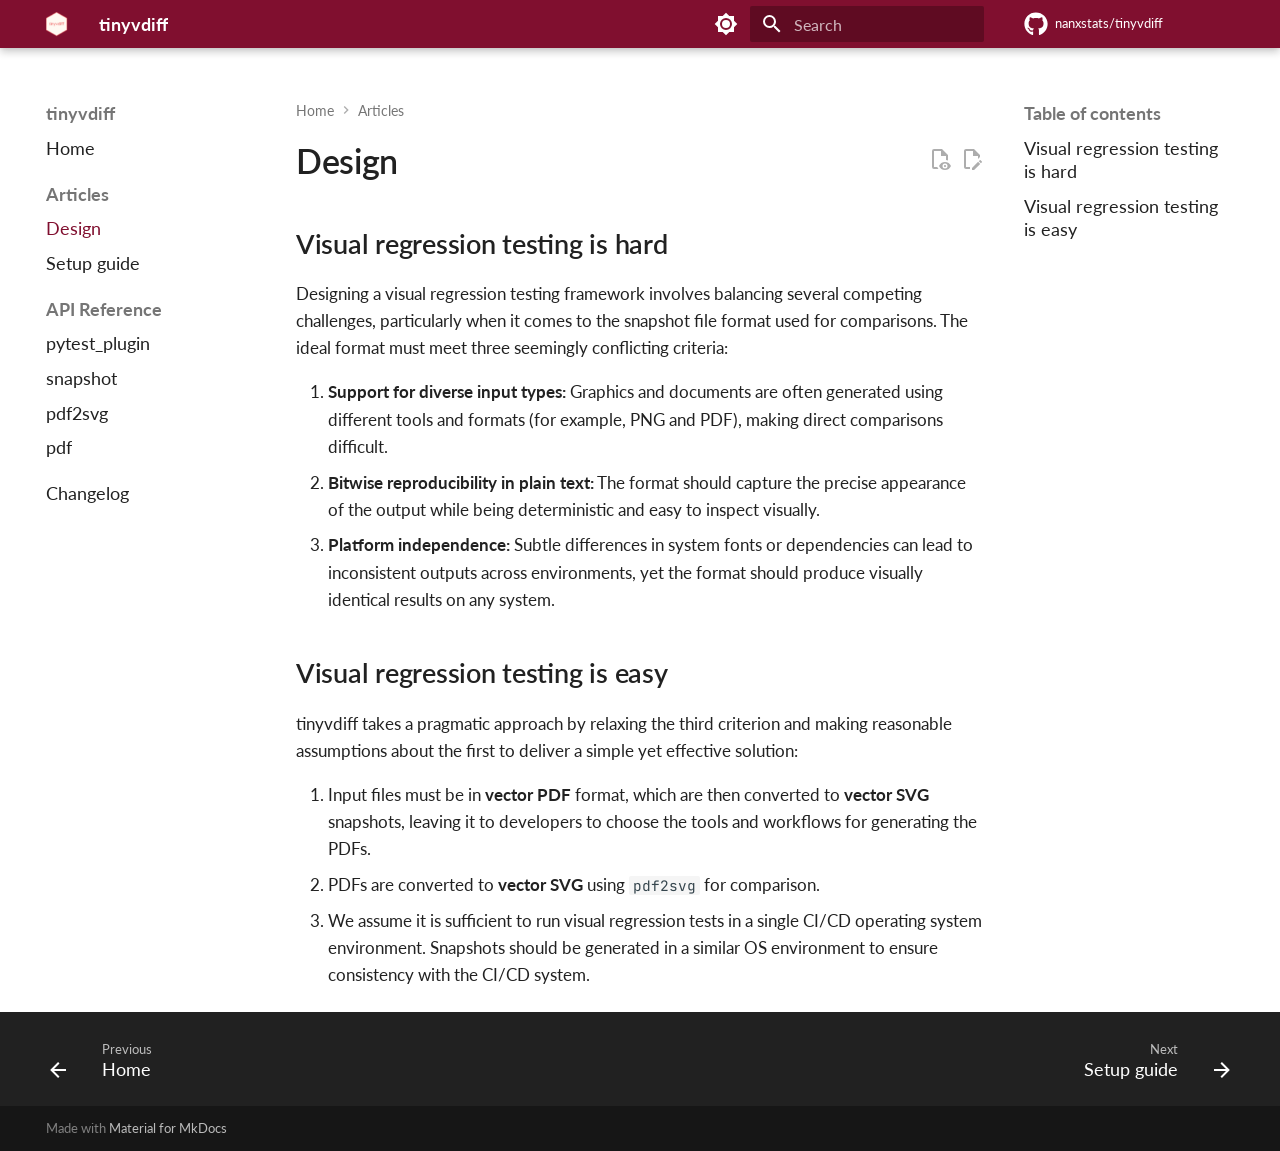
<file: articles/design/index.html>
<!doctype html>
<html lang="en" class="no-js">
  <head>
    
      <meta charset="utf-8">
      <meta name="viewport" content="width=device-width,initial-scale=1">
      
      
      
        <link rel="canonical" href="https://nanx.me/tinyvdiff/articles/design/">
      
      
        <link rel="prev" href="../..">
      
      
        <link rel="next" href="../setup/">
      
      
        
      
      
      <link rel="icon" href="../../assets/favicon.png">
      <meta name="generator" content="mkdocs-1.6.1, mkdocs-material-9.7.0">
    
    
      
        <title>Design - tinyvdiff</title>
      
    
    
      <link rel="stylesheet" href="../../assets/stylesheets/main.618322db.min.css">
      
        
        <link rel="stylesheet" href="../../assets/stylesheets/palette.ab4e12ef.min.css">
      
      


    
    
      
    
    
      
        
        
        <link rel="preconnect" href="https://fonts.gstatic.com" crossorigin>
        <link rel="stylesheet" href="https://fonts.googleapis.com/css?family=Lato:300,300i,400,400i,700,700i%7CJetBrains+Mono:400,400i,700,700i&display=fallback">
        <style>:root{--md-text-font:"Lato";--md-code-font:"JetBrains Mono"}</style>
      
    
    
      <link rel="stylesheet" href="../../assets/_mkdocstrings.css">
    
      <link rel="stylesheet" href="../../stylesheets/extra.css">
    
    <script>__md_scope=new URL("../..",location),__md_hash=e=>[...e].reduce(((e,_)=>(e<<5)-e+_.charCodeAt(0)),0),__md_get=(e,_=localStorage,t=__md_scope)=>JSON.parse(_.getItem(t.pathname+"."+e)),__md_set=(e,_,t=localStorage,a=__md_scope)=>{try{t.setItem(a.pathname+"."+e,JSON.stringify(_))}catch(e){}}</script>
    
      

    
    
  </head>
  
  
    
    
      
    
    
    
    
    <body dir="ltr" data-md-color-scheme="default" data-md-color-primary="custom" data-md-color-accent="custom">
  
    
    <input class="md-toggle" data-md-toggle="drawer" type="checkbox" id="__drawer" autocomplete="off">
    <input class="md-toggle" data-md-toggle="search" type="checkbox" id="__search" autocomplete="off">
    <label class="md-overlay" for="__drawer"></label>
    <div data-md-component="skip">
      
        
        <a href="#design" class="md-skip">
          Skip to content
        </a>
      
    </div>
    <div data-md-component="announce">
      
    </div>
    
    
      

  

<header class="md-header md-header--shadow" data-md-component="header">
  <nav class="md-header__inner md-grid" aria-label="Header">
    <a href="../.." title="tinyvdiff" class="md-header__button md-logo" aria-label="tinyvdiff" data-md-component="logo">
      
  <img src="../../assets/logo.png" alt="logo">

    </a>
    <label class="md-header__button md-icon" for="__drawer">
      
      <svg xmlns="http://www.w3.org/2000/svg" viewBox="0 0 24 24"><path d="M3 6h18v2H3zm0 5h18v2H3zm0 5h18v2H3z"/></svg>
    </label>
    <div class="md-header__title" data-md-component="header-title">
      <div class="md-header__ellipsis">
        <div class="md-header__topic">
          <span class="md-ellipsis">
            tinyvdiff
          </span>
        </div>
        <div class="md-header__topic" data-md-component="header-topic">
          <span class="md-ellipsis">
            
              Design
            
          </span>
        </div>
      </div>
    </div>
    
      
        <form class="md-header__option" data-md-component="palette">
  
    
    
    
    <input class="md-option" data-md-color-media="(prefers-color-scheme: light)" data-md-color-scheme="default" data-md-color-primary="custom" data-md-color-accent="custom"  aria-label="Switch to dark mode"  type="radio" name="__palette" id="__palette_0">
    
      <label class="md-header__button md-icon" title="Switch to dark mode" for="__palette_1" hidden>
        <svg xmlns="http://www.w3.org/2000/svg" viewBox="0 0 24 24"><path d="M12 8a4 4 0 0 0-4 4 4 4 0 0 0 4 4 4 4 0 0 0 4-4 4 4 0 0 0-4-4m0 10a6 6 0 0 1-6-6 6 6 0 0 1 6-6 6 6 0 0 1 6 6 6 6 0 0 1-6 6m8-9.31V4h-4.69L12 .69 8.69 4H4v4.69L.69 12 4 15.31V20h4.69L12 23.31 15.31 20H20v-4.69L23.31 12z"/></svg>
      </label>
    
  
    
    
    
    <input class="md-option" data-md-color-media="(prefers-color-scheme: dark)" data-md-color-scheme="slate" data-md-color-primary="custom" data-md-color-accent="custom"  aria-label="Switch to light mode"  type="radio" name="__palette" id="__palette_1">
    
      <label class="md-header__button md-icon" title="Switch to light mode" for="__palette_0" hidden>
        <svg xmlns="http://www.w3.org/2000/svg" viewBox="0 0 24 24"><path d="M12 18c-.89 0-1.74-.2-2.5-.55C11.56 16.5 13 14.42 13 12s-1.44-4.5-3.5-5.45C10.26 6.2 11.11 6 12 6a6 6 0 0 1 6 6 6 6 0 0 1-6 6m8-9.31V4h-4.69L12 .69 8.69 4H4v4.69L.69 12 4 15.31V20h4.69L12 23.31 15.31 20H20v-4.69L23.31 12z"/></svg>
      </label>
    
  
</form>
      
    
    
      <script>var palette=__md_get("__palette");if(palette&&palette.color){if("(prefers-color-scheme)"===palette.color.media){var media=matchMedia("(prefers-color-scheme: light)"),input=document.querySelector(media.matches?"[data-md-color-media='(prefers-color-scheme: light)']":"[data-md-color-media='(prefers-color-scheme: dark)']");palette.color.media=input.getAttribute("data-md-color-media"),palette.color.scheme=input.getAttribute("data-md-color-scheme"),palette.color.primary=input.getAttribute("data-md-color-primary"),palette.color.accent=input.getAttribute("data-md-color-accent")}for(var[key,value]of Object.entries(palette.color))document.body.setAttribute("data-md-color-"+key,value)}</script>
    
    
    
      
      
        <label class="md-header__button md-icon" for="__search">
          
          <svg xmlns="http://www.w3.org/2000/svg" viewBox="0 0 24 24"><path d="M9.5 3A6.5 6.5 0 0 1 16 9.5c0 1.61-.59 3.09-1.56 4.23l.27.27h.79l5 5-1.5 1.5-5-5v-.79l-.27-.27A6.52 6.52 0 0 1 9.5 16 6.5 6.5 0 0 1 3 9.5 6.5 6.5 0 0 1 9.5 3m0 2C7 5 5 7 5 9.5S7 14 9.5 14 14 12 14 9.5 12 5 9.5 5"/></svg>
        </label>
        <div class="md-search" data-md-component="search" role="dialog">
  <label class="md-search__overlay" for="__search"></label>
  <div class="md-search__inner" role="search">
    <form class="md-search__form" name="search">
      <input type="text" class="md-search__input" name="query" aria-label="Search" placeholder="Search" autocapitalize="off" autocorrect="off" autocomplete="off" spellcheck="false" data-md-component="search-query" required>
      <label class="md-search__icon md-icon" for="__search">
        
        <svg xmlns="http://www.w3.org/2000/svg" viewBox="0 0 24 24"><path d="M9.5 3A6.5 6.5 0 0 1 16 9.5c0 1.61-.59 3.09-1.56 4.23l.27.27h.79l5 5-1.5 1.5-5-5v-.79l-.27-.27A6.52 6.52 0 0 1 9.5 16 6.5 6.5 0 0 1 3 9.5 6.5 6.5 0 0 1 9.5 3m0 2C7 5 5 7 5 9.5S7 14 9.5 14 14 12 14 9.5 12 5 9.5 5"/></svg>
        
        <svg xmlns="http://www.w3.org/2000/svg" viewBox="0 0 24 24"><path d="M20 11v2H8l5.5 5.5-1.42 1.42L4.16 12l7.92-7.92L13.5 5.5 8 11z"/></svg>
      </label>
      <nav class="md-search__options" aria-label="Search">
        
        <button type="reset" class="md-search__icon md-icon" title="Clear" aria-label="Clear" tabindex="-1">
          
          <svg xmlns="http://www.w3.org/2000/svg" viewBox="0 0 24 24"><path d="M19 6.41 17.59 5 12 10.59 6.41 5 5 6.41 10.59 12 5 17.59 6.41 19 12 13.41 17.59 19 19 17.59 13.41 12z"/></svg>
        </button>
      </nav>
      
        <div class="md-search__suggest" data-md-component="search-suggest"></div>
      
    </form>
    <div class="md-search__output">
      <div class="md-search__scrollwrap" tabindex="0" data-md-scrollfix>
        <div class="md-search-result" data-md-component="search-result">
          <div class="md-search-result__meta">
            Initializing search
          </div>
          <ol class="md-search-result__list" role="presentation"></ol>
        </div>
      </div>
    </div>
  </div>
</div>
      
    
    
      <div class="md-header__source">
        <a href="https://github.com/nanxstats/tinyvdiff" title="Go to repository" class="md-source" data-md-component="source">
  <div class="md-source__icon md-icon">
    
    <svg xmlns="http://www.w3.org/2000/svg" viewBox="0 0 512 512"><!--! Font Awesome Free 7.1.0 by @fontawesome - https://fontawesome.com License - https://fontawesome.com/license/free (Icons: CC BY 4.0, Fonts: SIL OFL 1.1, Code: MIT License) Copyright 2025 Fonticons, Inc.--><path d="M173.9 397.4c0 2-2.3 3.6-5.2 3.6-3.3.3-5.6-1.3-5.6-3.6 0-2 2.3-3.6 5.2-3.6 3-.3 5.6 1.3 5.6 3.6m-31.1-4.5c-.7 2 1.3 4.3 4.3 4.9 2.6 1 5.6 0 6.2-2s-1.3-4.3-4.3-5.2c-2.6-.7-5.5.3-6.2 2.3m44.2-1.7c-2.9.7-4.9 2.6-4.6 4.9.3 2 2.9 3.3 5.9 2.6 2.9-.7 4.9-2.6 4.6-4.6-.3-1.9-3-3.2-5.9-2.9M252.8 8C114.1 8 8 113.3 8 252c0 110.9 69.8 205.8 169.5 239.2 12.8 2.3 17.3-5.6 17.3-12.1 0-6.2-.3-40.4-.3-61.4 0 0-70 15-84.7-29.8 0 0-11.4-29.1-27.8-36.6 0 0-22.9-15.7 1.6-15.4 0 0 24.9 2 38.6 25.8 21.9 38.6 58.6 27.5 72.9 20.9 2.3-16 8.8-27.1 16-33.7-55.9-6.2-112.3-14.3-112.3-110.5 0-27.5 7.6-41.3 23.6-58.9-2.6-6.5-11.1-33.3 2.6-67.9 20.9-6.5 69 27 69 27 20-5.6 41.5-8.5 62.8-8.5s42.8 2.9 62.8 8.5c0 0 48.1-33.6 69-27 13.7 34.7 5.2 61.4 2.6 67.9 16 17.7 25.8 31.5 25.8 58.9 0 96.5-58.9 104.2-114.8 110.5 9.2 7.9 17 22.9 17 46.4 0 33.7-.3 75.4-.3 83.6 0 6.5 4.6 14.4 17.3 12.1C436.2 457.8 504 362.9 504 252 504 113.3 391.5 8 252.8 8M105.2 352.9c-1.3 1-1 3.3.7 5.2 1.6 1.6 3.9 2.3 5.2 1 1.3-1 1-3.3-.7-5.2-1.6-1.6-3.9-2.3-5.2-1m-10.8-8.1c-.7 1.3.3 2.9 2.3 3.9 1.6 1 3.6.7 4.3-.7.7-1.3-.3-2.9-2.3-3.9-2-.6-3.6-.3-4.3.7m32.4 35.6c-1.6 1.3-1 4.3 1.3 6.2 2.3 2.3 5.2 2.6 6.5 1 1.3-1.3.7-4.3-1.3-6.2-2.2-2.3-5.2-2.6-6.5-1m-11.4-14.7c-1.6 1-1.6 3.6 0 5.9s4.3 3.3 5.6 2.3c1.6-1.3 1.6-3.9 0-6.2-1.4-2.3-4-3.3-5.6-2"/></svg>
  </div>
  <div class="md-source__repository">
    nanxstats/tinyvdiff
  </div>
</a>
      </div>
    
  </nav>
  
</header>
    
    <div class="md-container" data-md-component="container">
      
      
        
          
        
      
      <main class="md-main" data-md-component="main">
        <div class="md-main__inner md-grid">
          
            
              
              <div class="md-sidebar md-sidebar--primary" data-md-component="sidebar" data-md-type="navigation" >
                <div class="md-sidebar__scrollwrap">
                  <div class="md-sidebar__inner">
                    



<nav class="md-nav md-nav--primary" aria-label="Navigation" data-md-level="0">
  <label class="md-nav__title" for="__drawer">
    <a href="../.." title="tinyvdiff" class="md-nav__button md-logo" aria-label="tinyvdiff" data-md-component="logo">
      
  <img src="../../assets/logo.png" alt="logo">

    </a>
    tinyvdiff
  </label>
  
    <div class="md-nav__source">
      <a href="https://github.com/nanxstats/tinyvdiff" title="Go to repository" class="md-source" data-md-component="source">
  <div class="md-source__icon md-icon">
    
    <svg xmlns="http://www.w3.org/2000/svg" viewBox="0 0 512 512"><!--! Font Awesome Free 7.1.0 by @fontawesome - https://fontawesome.com License - https://fontawesome.com/license/free (Icons: CC BY 4.0, Fonts: SIL OFL 1.1, Code: MIT License) Copyright 2025 Fonticons, Inc.--><path d="M173.9 397.4c0 2-2.3 3.6-5.2 3.6-3.3.3-5.6-1.3-5.6-3.6 0-2 2.3-3.6 5.2-3.6 3-.3 5.6 1.3 5.6 3.6m-31.1-4.5c-.7 2 1.3 4.3 4.3 4.9 2.6 1 5.6 0 6.2-2s-1.3-4.3-4.3-5.2c-2.6-.7-5.5.3-6.2 2.3m44.2-1.7c-2.9.7-4.9 2.6-4.6 4.9.3 2 2.9 3.3 5.9 2.6 2.9-.7 4.9-2.6 4.6-4.6-.3-1.9-3-3.2-5.9-2.9M252.8 8C114.1 8 8 113.3 8 252c0 110.9 69.8 205.8 169.5 239.2 12.8 2.3 17.3-5.6 17.3-12.1 0-6.2-.3-40.4-.3-61.4 0 0-70 15-84.7-29.8 0 0-11.4-29.1-27.8-36.6 0 0-22.9-15.7 1.6-15.4 0 0 24.9 2 38.6 25.8 21.9 38.6 58.6 27.5 72.9 20.9 2.3-16 8.8-27.1 16-33.7-55.9-6.2-112.3-14.3-112.3-110.5 0-27.5 7.6-41.3 23.6-58.9-2.6-6.5-11.1-33.3 2.6-67.9 20.9-6.5 69 27 69 27 20-5.6 41.5-8.5 62.8-8.5s42.8 2.9 62.8 8.5c0 0 48.1-33.6 69-27 13.7 34.7 5.2 61.4 2.6 67.9 16 17.7 25.8 31.5 25.8 58.9 0 96.5-58.9 104.2-114.8 110.5 9.2 7.9 17 22.9 17 46.4 0 33.7-.3 75.4-.3 83.6 0 6.5 4.6 14.4 17.3 12.1C436.2 457.8 504 362.9 504 252 504 113.3 391.5 8 252.8 8M105.2 352.9c-1.3 1-1 3.3.7 5.2 1.6 1.6 3.9 2.3 5.2 1 1.3-1 1-3.3-.7-5.2-1.6-1.6-3.9-2.3-5.2-1m-10.8-8.1c-.7 1.3.3 2.9 2.3 3.9 1.6 1 3.6.7 4.3-.7.7-1.3-.3-2.9-2.3-3.9-2-.6-3.6-.3-4.3.7m32.4 35.6c-1.6 1.3-1 4.3 1.3 6.2 2.3 2.3 5.2 2.6 6.5 1 1.3-1.3.7-4.3-1.3-6.2-2.2-2.3-5.2-2.6-6.5-1m-11.4-14.7c-1.6 1-1.6 3.6 0 5.9s4.3 3.3 5.6 2.3c1.6-1.3 1.6-3.9 0-6.2-1.4-2.3-4-3.3-5.6-2"/></svg>
  </div>
  <div class="md-source__repository">
    nanxstats/tinyvdiff
  </div>
</a>
    </div>
  
  <ul class="md-nav__list" data-md-scrollfix>
    
      
      
  
  
  
  
    <li class="md-nav__item">
      <a href="../.." class="md-nav__link">
        
  
  
  <span class="md-ellipsis">
    
  
    Home
  

    
  </span>
  
  

      </a>
    </li>
  

    
      
      
  
  
    
  
  
  
    
    
      
        
      
        
      
    
    
    
      
        
        
      
    
    
    <li class="md-nav__item md-nav__item--active md-nav__item--section md-nav__item--nested">
      
        
        
        <input class="md-nav__toggle md-toggle " type="checkbox" id="__nav_2" checked>
        
          
          <label class="md-nav__link" for="__nav_2" id="__nav_2_label" tabindex="">
            
  
  
  <span class="md-ellipsis">
    
  
    Articles
  

    
  </span>
  
  

            <span class="md-nav__icon md-icon"></span>
          </label>
        
        <nav class="md-nav" data-md-level="1" aria-labelledby="__nav_2_label" aria-expanded="true">
          <label class="md-nav__title" for="__nav_2">
            <span class="md-nav__icon md-icon"></span>
            
  
    Articles
  

          </label>
          <ul class="md-nav__list" data-md-scrollfix>
            
              
                
  
  
    
  
  
  
    <li class="md-nav__item md-nav__item--active">
      
      <input class="md-nav__toggle md-toggle" type="checkbox" id="__toc">
      
      
        
      
      
        <label class="md-nav__link md-nav__link--active" for="__toc">
          
  
  
  <span class="md-ellipsis">
    
  
    Design
  

    
  </span>
  
  

          <span class="md-nav__icon md-icon"></span>
        </label>
      
      <a href="./" class="md-nav__link md-nav__link--active">
        
  
  
  <span class="md-ellipsis">
    
  
    Design
  

    
  </span>
  
  

      </a>
      
        

<nav class="md-nav md-nav--secondary" aria-label="Table of contents">
  
  
  
    
  
  
    <label class="md-nav__title" for="__toc">
      <span class="md-nav__icon md-icon"></span>
      Table of contents
    </label>
    <ul class="md-nav__list" data-md-component="toc" data-md-scrollfix>
      
        <li class="md-nav__item">
  <a href="#visual-regression-testing-is-hard" class="md-nav__link">
    <span class="md-ellipsis">
      
        Visual regression testing is hard
      
    </span>
  </a>
  
</li>
      
        <li class="md-nav__item">
  <a href="#visual-regression-testing-is-easy" class="md-nav__link">
    <span class="md-ellipsis">
      
        Visual regression testing is easy
      
    </span>
  </a>
  
</li>
      
    </ul>
  
</nav>
      
    </li>
  

              
            
              
                
  
  
  
  
    <li class="md-nav__item">
      <a href="../setup/" class="md-nav__link">
        
  
  
  <span class="md-ellipsis">
    
  
    Setup guide
  

    
  </span>
  
  

      </a>
    </li>
  

              
            
          </ul>
        </nav>
      
    </li>
  

    
      
      
  
  
  
  
    
    
      
        
      
        
      
        
      
        
      
    
    
    
      
        
        
      
    
    
    <li class="md-nav__item md-nav__item--section md-nav__item--nested">
      
        
        
          
        
        <input class="md-nav__toggle md-toggle md-toggle--indeterminate" type="checkbox" id="__nav_3" >
        
          
          <label class="md-nav__link" for="__nav_3" id="__nav_3_label" tabindex="">
            
  
  
  <span class="md-ellipsis">
    
  
    API Reference
  

    
  </span>
  
  

            <span class="md-nav__icon md-icon"></span>
          </label>
        
        <nav class="md-nav" data-md-level="1" aria-labelledby="__nav_3_label" aria-expanded="false">
          <label class="md-nav__title" for="__nav_3">
            <span class="md-nav__icon md-icon"></span>
            
  
    API Reference
  

          </label>
          <ul class="md-nav__list" data-md-scrollfix>
            
              
                
  
  
  
  
    <li class="md-nav__item">
      <a href="../../reference/pytest_plugin/" class="md-nav__link">
        
  
  
  <span class="md-ellipsis">
    
  
    pytest_plugin
  

    
  </span>
  
  

      </a>
    </li>
  

              
            
              
                
  
  
  
  
    <li class="md-nav__item">
      <a href="../../reference/snapshot/" class="md-nav__link">
        
  
  
  <span class="md-ellipsis">
    
  
    snapshot
  

    
  </span>
  
  

      </a>
    </li>
  

              
            
              
                
  
  
  
  
    <li class="md-nav__item">
      <a href="../../reference/pdf2svg/" class="md-nav__link">
        
  
  
  <span class="md-ellipsis">
    
  
    pdf2svg
  

    
  </span>
  
  

      </a>
    </li>
  

              
            
              
                
  
  
  
  
    <li class="md-nav__item">
      <a href="../../reference/pdf/" class="md-nav__link">
        
  
  
  <span class="md-ellipsis">
    
  
    pdf
  

    
  </span>
  
  

      </a>
    </li>
  

              
            
          </ul>
        </nav>
      
    </li>
  

    
      
      
  
  
  
  
    <li class="md-nav__item">
      <a href="../../changelog/" class="md-nav__link">
        
  
  
  <span class="md-ellipsis">
    
  
    Changelog
  

    
  </span>
  
  

      </a>
    </li>
  

    
  </ul>
</nav>
                  </div>
                </div>
              </div>
            
            
              
              <div class="md-sidebar md-sidebar--secondary" data-md-component="sidebar" data-md-type="toc" >
                <div class="md-sidebar__scrollwrap">
                  <div class="md-sidebar__inner">
                    

<nav class="md-nav md-nav--secondary" aria-label="Table of contents">
  
  
  
    
  
  
    <label class="md-nav__title" for="__toc">
      <span class="md-nav__icon md-icon"></span>
      Table of contents
    </label>
    <ul class="md-nav__list" data-md-component="toc" data-md-scrollfix>
      
        <li class="md-nav__item">
  <a href="#visual-regression-testing-is-hard" class="md-nav__link">
    <span class="md-ellipsis">
      
        Visual regression testing is hard
      
    </span>
  </a>
  
</li>
      
        <li class="md-nav__item">
  <a href="#visual-regression-testing-is-easy" class="md-nav__link">
    <span class="md-ellipsis">
      
        Visual regression testing is easy
      
    </span>
  </a>
  
</li>
      
    </ul>
  
</nav>
                  </div>
                </div>
              </div>
            
          
          
            <div class="md-content" data-md-component="content">
              
                



  


  <nav class="md-path" aria-label="Navigation" >
    <ol class="md-path__list">
      
        
  
  
    <li class="md-path__item">
      <a href="../.." class="md-path__link">
        
  <span class="md-ellipsis">
    Home
  </span>

      </a>
    </li>
  

      
      
        
  
  
    
    
      <li class="md-path__item">
        <a href="./" class="md-path__link">
          
  <span class="md-ellipsis">
    Articles
  </span>

        </a>
      </li>
    
  

      
    </ol>
  </nav>

              
              <article class="md-content__inner md-typeset">
                
                  


  
    <a href="https://github.com/nanxstats/tinyvdiff/edit/main/docs/articles/design.md" title="Edit this page" class="md-content__button md-icon" rel="edit">
      
      <svg xmlns="http://www.w3.org/2000/svg" viewBox="0 0 24 24"><path d="M10 20H6V4h7v5h5v3.1l2-2V8l-6-6H6c-1.1 0-2 .9-2 2v16c0 1.1.9 2 2 2h4zm10.2-7c.1 0 .3.1.4.2l1.3 1.3c.2.2.2.6 0 .8l-1 1-2.1-2.1 1-1c.1-.1.2-.2.4-.2m0 3.9L14.1 23H12v-2.1l6.1-6.1z"/></svg>
    </a>
  
  
    
      
    
    <a href="https://github.com/nanxstats/tinyvdiff/raw/main/docs/articles/design.md" title="View source of this page" class="md-content__button md-icon">
      
      <svg xmlns="http://www.w3.org/2000/svg" viewBox="0 0 24 24"><path d="M17 18c.56 0 1 .44 1 1s-.44 1-1 1-1-.44-1-1 .44-1 1-1m0-3c-2.73 0-5.06 1.66-6 4 .94 2.34 3.27 4 6 4s5.06-1.66 6-4c-.94-2.34-3.27-4-6-4m0 6.5a2.5 2.5 0 0 1-2.5-2.5 2.5 2.5 0 0 1 2.5-2.5 2.5 2.5 0 0 1 2.5 2.5 2.5 2.5 0 0 1-2.5 2.5M9.27 20H6V4h7v5h5v4.07c.7.08 1.36.25 2 .49V8l-6-6H6a2 2 0 0 0-2 2v16a2 2 0 0 0 2 2h4.5a8.2 8.2 0 0 1-1.23-2"/></svg>
    </a>
  


<h1 id="design">Design<a class="headerlink" href="#design" title="Permanent link">&para;</a></h1>
<h2 id="visual-regression-testing-is-hard">Visual regression testing is hard<a class="headerlink" href="#visual-regression-testing-is-hard" title="Permanent link">&para;</a></h2>
<p>Designing a visual regression testing framework involves balancing several
competing challenges, particularly when it comes to the snapshot file format
used for comparisons. The ideal format must meet three seemingly conflicting
criteria:</p>
<ol>
<li><strong>Support for diverse input types:</strong> Graphics and documents are often
   generated using different tools and formats (for example, PNG and PDF),
   making direct comparisons difficult.</li>
<li><strong>Bitwise reproducibility in plain text:</strong> The format should capture the
   precise appearance of the output while being deterministic and easy to
   inspect visually.</li>
<li><strong>Platform independence:</strong> Subtle differences in system fonts or
   dependencies can lead to inconsistent outputs across environments,
   yet the format should produce visually identical results on any system.</li>
</ol>
<h2 id="visual-regression-testing-is-easy">Visual regression testing is easy<a class="headerlink" href="#visual-regression-testing-is-easy" title="Permanent link">&para;</a></h2>
<p>tinyvdiff takes a pragmatic approach by relaxing the third criterion and
making reasonable assumptions about the first to deliver a simple yet
effective solution:</p>
<ol>
<li>Input files must be in <strong>vector PDF</strong> format, which are then converted to
   <strong>vector SVG</strong> snapshots, leaving it to developers to choose the tools
   and workflows for generating the PDFs.</li>
<li>PDFs are converted to <strong>vector SVG</strong> using <code>pdf2svg</code> for comparison.</li>
<li>We assume it is sufficient to run visual regression tests in a single
   CI/CD operating system environment. Snapshots should be generated in a
   similar OS environment to ensure consistency with the CI/CD system.</li>
</ol>












                
              </article>
            </div>
          
          
<script>var target=document.getElementById(location.hash.slice(1));target&&target.name&&(target.checked=target.name.startsWith("__tabbed_"))</script>
        </div>
        
          <button type="button" class="md-top md-icon" data-md-component="top" hidden>
  
  <svg xmlns="http://www.w3.org/2000/svg" viewBox="0 0 24 24"><path d="M13 20h-2V8l-5.5 5.5-1.42-1.42L12 4.16l7.92 7.92-1.42 1.42L13 8z"/></svg>
  Back to top
</button>
        
      </main>
      
        <footer class="md-footer">
  
    
      
      <nav class="md-footer__inner md-grid" aria-label="Footer" >
        
          
          <a href="../.." class="md-footer__link md-footer__link--prev" aria-label="Previous: Home">
            <div class="md-footer__button md-icon">
              
              <svg xmlns="http://www.w3.org/2000/svg" viewBox="0 0 24 24"><path d="M20 11v2H8l5.5 5.5-1.42 1.42L4.16 12l7.92-7.92L13.5 5.5 8 11z"/></svg>
            </div>
            <div class="md-footer__title">
              <span class="md-footer__direction">
                Previous
              </span>
              <div class="md-ellipsis">
                Home
              </div>
            </div>
          </a>
        
        
          
          <a href="../setup/" class="md-footer__link md-footer__link--next" aria-label="Next: Setup guide">
            <div class="md-footer__title">
              <span class="md-footer__direction">
                Next
              </span>
              <div class="md-ellipsis">
                Setup guide
              </div>
            </div>
            <div class="md-footer__button md-icon">
              
              <svg xmlns="http://www.w3.org/2000/svg" viewBox="0 0 24 24"><path d="M4 11v2h12l-5.5 5.5 1.42 1.42L19.84 12l-7.92-7.92L10.5 5.5 16 11z"/></svg>
            </div>
          </a>
        
      </nav>
    
  
  <div class="md-footer-meta md-typeset">
    <div class="md-footer-meta__inner md-grid">
      <div class="md-copyright">
  
  
    Made with
    <a href="https://squidfunk.github.io/mkdocs-material/" target="_blank" rel="noopener">
      Material for MkDocs
    </a>
  
</div>
      
    </div>
  </div>
</footer>
      
    </div>
    <div class="md-dialog" data-md-component="dialog">
      <div class="md-dialog__inner md-typeset"></div>
    </div>
    
    
    
      
      
      <script id="__config" type="application/json">{"annotate": null, "base": "../..", "features": ["announce.dismiss", "content.action.edit", "content.action.view", "content.code.annotate", "content.code.copy", "content.tooltips", "navigation.footer", "navigation.indexes", "navigation.sections", "navigation.expand", "navigation.top", "navigation.path", "search.highlight", "search.suggest", "toc.follow"], "search": "../../assets/javascripts/workers/search.7a47a382.min.js", "tags": null, "translations": {"clipboard.copied": "Copied to clipboard", "clipboard.copy": "Copy to clipboard", "search.result.more.one": "1 more on this page", "search.result.more.other": "# more on this page", "search.result.none": "No matching documents", "search.result.one": "1 matching document", "search.result.other": "# matching documents", "search.result.placeholder": "Type to start searching", "search.result.term.missing": "Missing", "select.version": "Select version"}, "version": null}</script>
    
    
      <script src="../../assets/javascripts/bundle.e71a0d61.min.js"></script>
      
    
  </body>
</html>
</file>
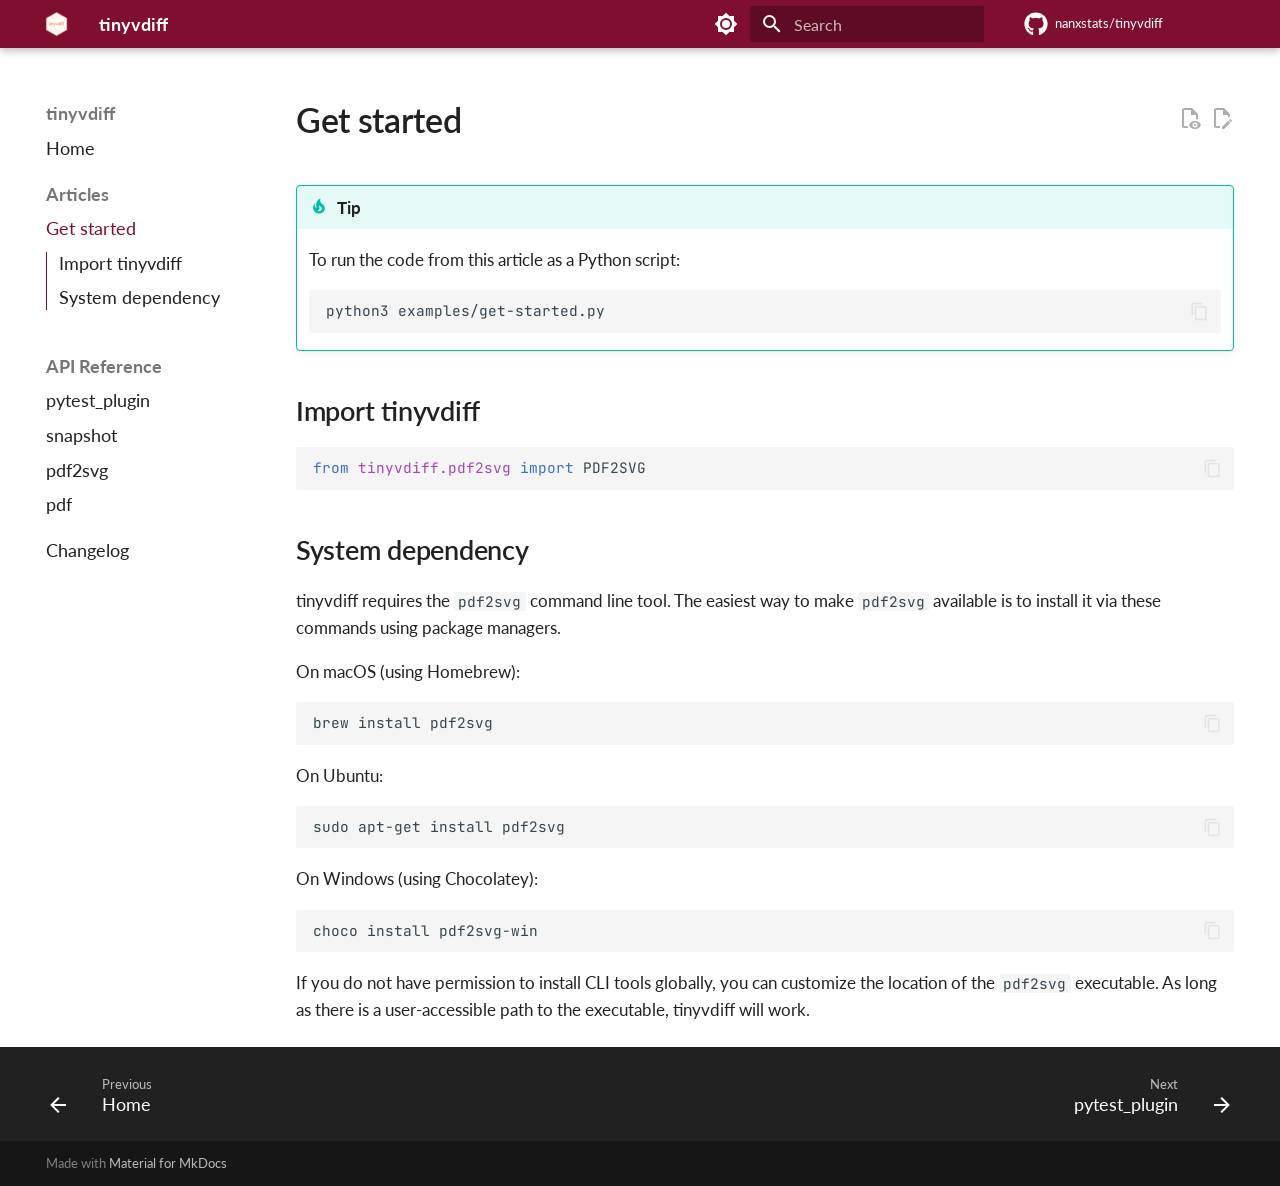
<file: articles/get-started/index.html>
<!doctype html>
<html lang="en" class="no-js">
  <head>
    
      <meta charset="utf-8">
      <meta name="viewport" content="width=device-width,initial-scale=1">
      
      
      
        <link rel="canonical" href="https://nanx.me/tinyvdiff/articles/get-started/">
      
      
        <link rel="prev" href="../..">
      
      
        <link rel="next" href="../../reference/pytest_plugin/">
      
      
      <link rel="icon" href="../../assets/favicon.png">
      <meta name="generator" content="mkdocs-1.6.1, mkdocs-material-9.5.47">
    
    
      
        <title>Get started - tinyvdiff</title>
      
    
    
      <link rel="stylesheet" href="../../assets/stylesheets/main.6f8fc17f.min.css">
      
        
        <link rel="stylesheet" href="../../assets/stylesheets/palette.06af60db.min.css">
      
      


    
    
      
    
    
      
        
        
        <link rel="preconnect" href="https://fonts.gstatic.com" crossorigin>
        <link rel="stylesheet" href="https://fonts.googleapis.com/css?family=Lato:300,300i,400,400i,700,700i%7CJetBrains+Mono:400,400i,700,700i&display=fallback">
        <style>:root{--md-text-font:"Lato";--md-code-font:"JetBrains Mono"}</style>
      
    
    
      <link rel="stylesheet" href="../../assets/_mkdocstrings.css">
    
      <link rel="stylesheet" href="../../stylesheets/extra.css">
    
    <script>__md_scope=new URL("../..",location),__md_hash=e=>[...e].reduce(((e,_)=>(e<<5)-e+_.charCodeAt(0)),0),__md_get=(e,_=localStorage,t=__md_scope)=>JSON.parse(_.getItem(t.pathname+"."+e)),__md_set=(e,_,t=localStorage,a=__md_scope)=>{try{t.setItem(a.pathname+"."+e,JSON.stringify(_))}catch(e){}}</script>
    
      

    
    
    
  </head>
  
  
    
    
      
    
    
    
    
    <body dir="ltr" data-md-color-scheme="default" data-md-color-primary="custom" data-md-color-accent="custom">
  
    
    <input class="md-toggle" data-md-toggle="drawer" type="checkbox" id="__drawer" autocomplete="off">
    <input class="md-toggle" data-md-toggle="search" type="checkbox" id="__search" autocomplete="off">
    <label class="md-overlay" for="__drawer"></label>
    <div data-md-component="skip">
      
        
        <a href="#get-started" class="md-skip">
          Skip to content
        </a>
      
    </div>
    <div data-md-component="announce">
      
    </div>
    
    
      

  

<header class="md-header md-header--shadow" data-md-component="header">
  <nav class="md-header__inner md-grid" aria-label="Header">
    <a href="../.." title="tinyvdiff" class="md-header__button md-logo" aria-label="tinyvdiff" data-md-component="logo">
      
  <img src="../../assets/logo.png" alt="logo">

    </a>
    <label class="md-header__button md-icon" for="__drawer">
      
      <svg xmlns="http://www.w3.org/2000/svg" viewBox="0 0 24 24"><path d="M3 6h18v2H3zm0 5h18v2H3zm0 5h18v2H3z"/></svg>
    </label>
    <div class="md-header__title" data-md-component="header-title">
      <div class="md-header__ellipsis">
        <div class="md-header__topic">
          <span class="md-ellipsis">
            tinyvdiff
          </span>
        </div>
        <div class="md-header__topic" data-md-component="header-topic">
          <span class="md-ellipsis">
            
              Get started
            
          </span>
        </div>
      </div>
    </div>
    
      
        <form class="md-header__option" data-md-component="palette">
  
    
    
    
    <input class="md-option" data-md-color-media="(prefers-color-scheme: light)" data-md-color-scheme="default" data-md-color-primary="custom" data-md-color-accent="custom"  aria-label="Switch to dark mode"  type="radio" name="__palette" id="__palette_0">
    
      <label class="md-header__button md-icon" title="Switch to dark mode" for="__palette_1" hidden>
        <svg xmlns="http://www.w3.org/2000/svg" viewBox="0 0 24 24"><path d="M12 8a4 4 0 0 0-4 4 4 4 0 0 0 4 4 4 4 0 0 0 4-4 4 4 0 0 0-4-4m0 10a6 6 0 0 1-6-6 6 6 0 0 1 6-6 6 6 0 0 1 6 6 6 6 0 0 1-6 6m8-9.31V4h-4.69L12 .69 8.69 4H4v4.69L.69 12 4 15.31V20h4.69L12 23.31 15.31 20H20v-4.69L23.31 12z"/></svg>
      </label>
    
  
    
    
    
    <input class="md-option" data-md-color-media="(prefers-color-scheme: dark)" data-md-color-scheme="slate" data-md-color-primary="custom" data-md-color-accent="custom"  aria-label="Switch to light mode"  type="radio" name="__palette" id="__palette_1">
    
      <label class="md-header__button md-icon" title="Switch to light mode" for="__palette_0" hidden>
        <svg xmlns="http://www.w3.org/2000/svg" viewBox="0 0 24 24"><path d="M12 18c-.89 0-1.74-.2-2.5-.55C11.56 16.5 13 14.42 13 12s-1.44-4.5-3.5-5.45C10.26 6.2 11.11 6 12 6a6 6 0 0 1 6 6 6 6 0 0 1-6 6m8-9.31V4h-4.69L12 .69 8.69 4H4v4.69L.69 12 4 15.31V20h4.69L12 23.31 15.31 20H20v-4.69L23.31 12z"/></svg>
      </label>
    
  
</form>
      
    
    
      <script>var palette=__md_get("__palette");if(palette&&palette.color){if("(prefers-color-scheme)"===palette.color.media){var media=matchMedia("(prefers-color-scheme: light)"),input=document.querySelector(media.matches?"[data-md-color-media='(prefers-color-scheme: light)']":"[data-md-color-media='(prefers-color-scheme: dark)']");palette.color.media=input.getAttribute("data-md-color-media"),palette.color.scheme=input.getAttribute("data-md-color-scheme"),palette.color.primary=input.getAttribute("data-md-color-primary"),palette.color.accent=input.getAttribute("data-md-color-accent")}for(var[key,value]of Object.entries(palette.color))document.body.setAttribute("data-md-color-"+key,value)}</script>
    
    
    
      <label class="md-header__button md-icon" for="__search">
        
        <svg xmlns="http://www.w3.org/2000/svg" viewBox="0 0 24 24"><path d="M9.5 3A6.5 6.5 0 0 1 16 9.5c0 1.61-.59 3.09-1.56 4.23l.27.27h.79l5 5-1.5 1.5-5-5v-.79l-.27-.27A6.52 6.52 0 0 1 9.5 16 6.5 6.5 0 0 1 3 9.5 6.5 6.5 0 0 1 9.5 3m0 2C7 5 5 7 5 9.5S7 14 9.5 14 14 12 14 9.5 12 5 9.5 5"/></svg>
      </label>
      <div class="md-search" data-md-component="search" role="dialog">
  <label class="md-search__overlay" for="__search"></label>
  <div class="md-search__inner" role="search">
    <form class="md-search__form" name="search">
      <input type="text" class="md-search__input" name="query" aria-label="Search" placeholder="Search" autocapitalize="off" autocorrect="off" autocomplete="off" spellcheck="false" data-md-component="search-query" required>
      <label class="md-search__icon md-icon" for="__search">
        
        <svg xmlns="http://www.w3.org/2000/svg" viewBox="0 0 24 24"><path d="M9.5 3A6.5 6.5 0 0 1 16 9.5c0 1.61-.59 3.09-1.56 4.23l.27.27h.79l5 5-1.5 1.5-5-5v-.79l-.27-.27A6.52 6.52 0 0 1 9.5 16 6.5 6.5 0 0 1 3 9.5 6.5 6.5 0 0 1 9.5 3m0 2C7 5 5 7 5 9.5S7 14 9.5 14 14 12 14 9.5 12 5 9.5 5"/></svg>
        
        <svg xmlns="http://www.w3.org/2000/svg" viewBox="0 0 24 24"><path d="M20 11v2H8l5.5 5.5-1.42 1.42L4.16 12l7.92-7.92L13.5 5.5 8 11z"/></svg>
      </label>
      <nav class="md-search__options" aria-label="Search">
        
        <button type="reset" class="md-search__icon md-icon" title="Clear" aria-label="Clear" tabindex="-1">
          
          <svg xmlns="http://www.w3.org/2000/svg" viewBox="0 0 24 24"><path d="M19 6.41 17.59 5 12 10.59 6.41 5 5 6.41 10.59 12 5 17.59 6.41 19 12 13.41 17.59 19 19 17.59 13.41 12z"/></svg>
        </button>
      </nav>
      
        <div class="md-search__suggest" data-md-component="search-suggest"></div>
      
    </form>
    <div class="md-search__output">
      <div class="md-search__scrollwrap" tabindex="0" data-md-scrollfix>
        <div class="md-search-result" data-md-component="search-result">
          <div class="md-search-result__meta">
            Initializing search
          </div>
          <ol class="md-search-result__list" role="presentation"></ol>
        </div>
      </div>
    </div>
  </div>
</div>
    
    
      <div class="md-header__source">
        <a href="https://github.com/nanxstats/tinyvdiff" title="Go to repository" class="md-source" data-md-component="source">
  <div class="md-source__icon md-icon">
    
    <svg xmlns="http://www.w3.org/2000/svg" viewBox="0 0 496 512"><!--! Font Awesome Free 6.7.1 by @fontawesome - https://fontawesome.com License - https://fontawesome.com/license/free (Icons: CC BY 4.0, Fonts: SIL OFL 1.1, Code: MIT License) Copyright 2024 Fonticons, Inc.--><path d="M165.9 397.4c0 2-2.3 3.6-5.2 3.6-3.3.3-5.6-1.3-5.6-3.6 0-2 2.3-3.6 5.2-3.6 3-.3 5.6 1.3 5.6 3.6m-31.1-4.5c-.7 2 1.3 4.3 4.3 4.9 2.6 1 5.6 0 6.2-2s-1.3-4.3-4.3-5.2c-2.6-.7-5.5.3-6.2 2.3m44.2-1.7c-2.9.7-4.9 2.6-4.6 4.9.3 2 2.9 3.3 5.9 2.6 2.9-.7 4.9-2.6 4.6-4.6-.3-1.9-3-3.2-5.9-2.9M244.8 8C106.1 8 0 113.3 0 252c0 110.9 69.8 205.8 169.5 239.2 12.8 2.3 17.3-5.6 17.3-12.1 0-6.2-.3-40.4-.3-61.4 0 0-70 15-84.7-29.8 0 0-11.4-29.1-27.8-36.6 0 0-22.9-15.7 1.6-15.4 0 0 24.9 2 38.6 25.8 21.9 38.6 58.6 27.5 72.9 20.9 2.3-16 8.8-27.1 16-33.7-55.9-6.2-112.3-14.3-112.3-110.5 0-27.5 7.6-41.3 23.6-58.9-2.6-6.5-11.1-33.3 2.6-67.9 20.9-6.5 69 27 69 27 20-5.6 41.5-8.5 62.8-8.5s42.8 2.9 62.8 8.5c0 0 48.1-33.6 69-27 13.7 34.7 5.2 61.4 2.6 67.9 16 17.7 25.8 31.5 25.8 58.9 0 96.5-58.9 104.2-114.8 110.5 9.2 7.9 17 22.9 17 46.4 0 33.7-.3 75.4-.3 83.6 0 6.5 4.6 14.4 17.3 12.1C428.2 457.8 496 362.9 496 252 496 113.3 383.5 8 244.8 8M97.2 352.9c-1.3 1-1 3.3.7 5.2 1.6 1.6 3.9 2.3 5.2 1 1.3-1 1-3.3-.7-5.2-1.6-1.6-3.9-2.3-5.2-1m-10.8-8.1c-.7 1.3.3 2.9 2.3 3.9 1.6 1 3.6.7 4.3-.7.7-1.3-.3-2.9-2.3-3.9-2-.6-3.6-.3-4.3.7m32.4 35.6c-1.6 1.3-1 4.3 1.3 6.2 2.3 2.3 5.2 2.6 6.5 1 1.3-1.3.7-4.3-1.3-6.2-2.2-2.3-5.2-2.6-6.5-1m-11.4-14.7c-1.6 1-1.6 3.6 0 5.9s4.3 3.3 5.6 2.3c1.6-1.3 1.6-3.9 0-6.2-1.4-2.3-4-3.3-5.6-2"/></svg>
  </div>
  <div class="md-source__repository">
    nanxstats/tinyvdiff
  </div>
</a>
      </div>
    
  </nav>
  
</header>
    
    <div class="md-container" data-md-component="container">
      
      
        
          
        
      
      <main class="md-main" data-md-component="main">
        <div class="md-main__inner md-grid">
          
            
              
              <div class="md-sidebar md-sidebar--primary" data-md-component="sidebar" data-md-type="navigation" >
                <div class="md-sidebar__scrollwrap">
                  <div class="md-sidebar__inner">
                    



  

<nav class="md-nav md-nav--primary md-nav--integrated" aria-label="Navigation" data-md-level="0">
  <label class="md-nav__title" for="__drawer">
    <a href="../.." title="tinyvdiff" class="md-nav__button md-logo" aria-label="tinyvdiff" data-md-component="logo">
      
  <img src="../../assets/logo.png" alt="logo">

    </a>
    tinyvdiff
  </label>
  
    <div class="md-nav__source">
      <a href="https://github.com/nanxstats/tinyvdiff" title="Go to repository" class="md-source" data-md-component="source">
  <div class="md-source__icon md-icon">
    
    <svg xmlns="http://www.w3.org/2000/svg" viewBox="0 0 496 512"><!--! Font Awesome Free 6.7.1 by @fontawesome - https://fontawesome.com License - https://fontawesome.com/license/free (Icons: CC BY 4.0, Fonts: SIL OFL 1.1, Code: MIT License) Copyright 2024 Fonticons, Inc.--><path d="M165.9 397.4c0 2-2.3 3.6-5.2 3.6-3.3.3-5.6-1.3-5.6-3.6 0-2 2.3-3.6 5.2-3.6 3-.3 5.6 1.3 5.6 3.6m-31.1-4.5c-.7 2 1.3 4.3 4.3 4.9 2.6 1 5.6 0 6.2-2s-1.3-4.3-4.3-5.2c-2.6-.7-5.5.3-6.2 2.3m44.2-1.7c-2.9.7-4.9 2.6-4.6 4.9.3 2 2.9 3.3 5.9 2.6 2.9-.7 4.9-2.6 4.6-4.6-.3-1.9-3-3.2-5.9-2.9M244.8 8C106.1 8 0 113.3 0 252c0 110.9 69.8 205.8 169.5 239.2 12.8 2.3 17.3-5.6 17.3-12.1 0-6.2-.3-40.4-.3-61.4 0 0-70 15-84.7-29.8 0 0-11.4-29.1-27.8-36.6 0 0-22.9-15.7 1.6-15.4 0 0 24.9 2 38.6 25.8 21.9 38.6 58.6 27.5 72.9 20.9 2.3-16 8.8-27.1 16-33.7-55.9-6.2-112.3-14.3-112.3-110.5 0-27.5 7.6-41.3 23.6-58.9-2.6-6.5-11.1-33.3 2.6-67.9 20.9-6.5 69 27 69 27 20-5.6 41.5-8.5 62.8-8.5s42.8 2.9 62.8 8.5c0 0 48.1-33.6 69-27 13.7 34.7 5.2 61.4 2.6 67.9 16 17.7 25.8 31.5 25.8 58.9 0 96.5-58.9 104.2-114.8 110.5 9.2 7.9 17 22.9 17 46.4 0 33.7-.3 75.4-.3 83.6 0 6.5 4.6 14.4 17.3 12.1C428.2 457.8 496 362.9 496 252 496 113.3 383.5 8 244.8 8M97.2 352.9c-1.3 1-1 3.3.7 5.2 1.6 1.6 3.9 2.3 5.2 1 1.3-1 1-3.3-.7-5.2-1.6-1.6-3.9-2.3-5.2-1m-10.8-8.1c-.7 1.3.3 2.9 2.3 3.9 1.6 1 3.6.7 4.3-.7.7-1.3-.3-2.9-2.3-3.9-2-.6-3.6-.3-4.3.7m32.4 35.6c-1.6 1.3-1 4.3 1.3 6.2 2.3 2.3 5.2 2.6 6.5 1 1.3-1.3.7-4.3-1.3-6.2-2.2-2.3-5.2-2.6-6.5-1m-11.4-14.7c-1.6 1-1.6 3.6 0 5.9s4.3 3.3 5.6 2.3c1.6-1.3 1.6-3.9 0-6.2-1.4-2.3-4-3.3-5.6-2"/></svg>
  </div>
  <div class="md-source__repository">
    nanxstats/tinyvdiff
  </div>
</a>
    </div>
  
  <ul class="md-nav__list" data-md-scrollfix>
    
      
      
  
  
  
  
    <li class="md-nav__item">
      <a href="../.." class="md-nav__link">
        
  
  <span class="md-ellipsis">
    Home
  </span>
  

      </a>
    </li>
  

    
      
      
  
  
    
  
  
  
    
    
      
        
      
    
    
      
        
        
      
    
    
    <li class="md-nav__item md-nav__item--active md-nav__item--section md-nav__item--nested">
      
        
        
        <input class="md-nav__toggle md-toggle " type="checkbox" id="__nav_2" checked>
        
          
          <label class="md-nav__link" for="__nav_2" id="__nav_2_label" tabindex="">
            
  
  <span class="md-ellipsis">
    Articles
  </span>
  

            <span class="md-nav__icon md-icon"></span>
          </label>
        
        <nav class="md-nav" data-md-level="1" aria-labelledby="__nav_2_label" aria-expanded="true">
          <label class="md-nav__title" for="__nav_2">
            <span class="md-nav__icon md-icon"></span>
            Articles
          </label>
          <ul class="md-nav__list" data-md-scrollfix>
            
              
                
  
  
    
  
  
  
    <li class="md-nav__item md-nav__item--active">
      
      <input class="md-nav__toggle md-toggle" type="checkbox" id="__toc">
      
      
        
      
      
        <label class="md-nav__link md-nav__link--active" for="__toc">
          
  
  <span class="md-ellipsis">
    Get started
  </span>
  

          <span class="md-nav__icon md-icon"></span>
        </label>
      
      <a href="./" class="md-nav__link md-nav__link--active">
        
  
  <span class="md-ellipsis">
    Get started
  </span>
  

      </a>
      
        

<nav class="md-nav md-nav--secondary" aria-label="Table of contents">
  
  
  
    
  
  
    <label class="md-nav__title" for="__toc">
      <span class="md-nav__icon md-icon"></span>
      Table of contents
    </label>
    <ul class="md-nav__list" data-md-component="toc" data-md-scrollfix>
      
        <li class="md-nav__item">
  <a href="#import-tinyvdiff" class="md-nav__link">
    <span class="md-ellipsis">
      Import tinyvdiff
    </span>
  </a>
  
</li>
      
        <li class="md-nav__item">
  <a href="#system-dependency" class="md-nav__link">
    <span class="md-ellipsis">
      System dependency
    </span>
  </a>
  
</li>
      
    </ul>
  
</nav>
      
    </li>
  

              
            
          </ul>
        </nav>
      
    </li>
  

    
      
      
  
  
  
  
    
    
      
        
      
        
      
        
      
        
      
    
    
      
        
        
      
    
    
    <li class="md-nav__item md-nav__item--section md-nav__item--nested">
      
        
        
          
        
        <input class="md-nav__toggle md-toggle md-toggle--indeterminate" type="checkbox" id="__nav_3" >
        
          
          <label class="md-nav__link" for="__nav_3" id="__nav_3_label" tabindex="">
            
  
  <span class="md-ellipsis">
    API Reference
  </span>
  

            <span class="md-nav__icon md-icon"></span>
          </label>
        
        <nav class="md-nav" data-md-level="1" aria-labelledby="__nav_3_label" aria-expanded="false">
          <label class="md-nav__title" for="__nav_3">
            <span class="md-nav__icon md-icon"></span>
            API Reference
          </label>
          <ul class="md-nav__list" data-md-scrollfix>
            
              
                
  
  
  
  
    <li class="md-nav__item">
      <a href="../../reference/pytest_plugin/" class="md-nav__link">
        
  
  <span class="md-ellipsis">
    pytest_plugin
  </span>
  

      </a>
    </li>
  

              
            
              
                
  
  
  
  
    <li class="md-nav__item">
      <a href="../../reference/snapshot/" class="md-nav__link">
        
  
  <span class="md-ellipsis">
    snapshot
  </span>
  

      </a>
    </li>
  

              
            
              
                
  
  
  
  
    <li class="md-nav__item">
      <a href="../../reference/pdf2svg/" class="md-nav__link">
        
  
  <span class="md-ellipsis">
    pdf2svg
  </span>
  

      </a>
    </li>
  

              
            
              
                
  
  
  
  
    <li class="md-nav__item">
      <a href="../../reference/pdf/" class="md-nav__link">
        
  
  <span class="md-ellipsis">
    pdf
  </span>
  

      </a>
    </li>
  

              
            
          </ul>
        </nav>
      
    </li>
  

    
      
      
  
  
  
  
    <li class="md-nav__item">
      <a href="../../changelog/" class="md-nav__link">
        
  
  <span class="md-ellipsis">
    Changelog
  </span>
  

      </a>
    </li>
  

    
  </ul>
</nav>
                  </div>
                </div>
              </div>
            
            
          
          
            <div class="md-content" data-md-component="content">
              <article class="md-content__inner md-typeset">
                
                  

  
    <a href="https://github.com/nanxstats/tinyvdiff/edit/main/docs/articles/get-started.md" title="Edit this page" class="md-content__button md-icon">
      
      <svg xmlns="http://www.w3.org/2000/svg" viewBox="0 0 24 24"><path d="M10 20H6V4h7v5h5v3.1l2-2V8l-6-6H6c-1.1 0-2 .9-2 2v16c0 1.1.9 2 2 2h4zm10.2-7c.1 0 .3.1.4.2l1.3 1.3c.2.2.2.6 0 .8l-1 1-2.1-2.1 1-1c.1-.1.2-.2.4-.2m0 3.9L14.1 23H12v-2.1l6.1-6.1z"/></svg>
    </a>
  
  
    
      
    
    <a href="https://github.com/nanxstats/tinyvdiff/raw/main/docs/articles/get-started.md" title="View source of this page" class="md-content__button md-icon">
      
      <svg xmlns="http://www.w3.org/2000/svg" viewBox="0 0 24 24"><path d="M17 18c.56 0 1 .44 1 1s-.44 1-1 1-1-.44-1-1 .44-1 1-1m0-3c-2.73 0-5.06 1.66-6 4 .94 2.34 3.27 4 6 4s5.06-1.66 6-4c-.94-2.34-3.27-4-6-4m0 6.5a2.5 2.5 0 0 1-2.5-2.5 2.5 2.5 0 0 1 2.5-2.5 2.5 2.5 0 0 1 2.5 2.5 2.5 2.5 0 0 1-2.5 2.5M9.27 20H6V4h7v5h5v4.07c.7.08 1.36.25 2 .49V8l-6-6H6a2 2 0 0 0-2 2v16a2 2 0 0 0 2 2h4.5a8.2 8.2 0 0 1-1.23-2"/></svg>
    </a>
  


<h1 id="get-started">Get started<a class="headerlink" href="#get-started" title="Permanent link">&para;</a></h1>
<!-- `.md` and `.py` files are generated from the `.qmd` file. Please edit that file. -->

<div class="admonition tip">
<p class="admonition-title">Tip</p>
<p>To run the code from this article as a Python script:</p>
<div class="highlight"><pre><span></span><code><a id="__codelineno-0-1" name="__codelineno-0-1" href="#__codelineno-0-1"></a>python3<span class="w"> </span>examples/get-started.py
</code></pre></div>
</div>
<h2 id="import-tinyvdiff">Import tinyvdiff<a class="headerlink" href="#import-tinyvdiff" title="Permanent link">&para;</a></h2>
<div class="highlight"><pre><span></span><code><a id="__codelineno-1-1" name="__codelineno-1-1" href="#__codelineno-1-1"></a><span class="kn">from</span> <span class="nn">tinyvdiff.pdf2svg</span> <span class="kn">import</span> <span class="n">PDF2SVG</span>
</code></pre></div>
<h2 id="system-dependency">System dependency<a class="headerlink" href="#system-dependency" title="Permanent link">&para;</a></h2>
<p>tinyvdiff requires the <code>pdf2svg</code> command line tool. The easiest way to
make <code>pdf2svg</code> available is to install it via these commands using
package managers.</p>
<p>On macOS (using Homebrew):</p>
<div class="highlight"><pre><span></span><code><a id="__codelineno-2-1" name="__codelineno-2-1" href="#__codelineno-2-1"></a>brew<span class="w"> </span>install<span class="w"> </span>pdf2svg
</code></pre></div>
<p>On Ubuntu:</p>
<div class="highlight"><pre><span></span><code><a id="__codelineno-3-1" name="__codelineno-3-1" href="#__codelineno-3-1"></a>sudo<span class="w"> </span>apt-get<span class="w"> </span>install<span class="w"> </span>pdf2svg
</code></pre></div>
<p>On Windows (using Chocolatey):</p>
<div class="highlight"><pre><span></span><code><a id="__codelineno-4-1" name="__codelineno-4-1" href="#__codelineno-4-1"></a>choco<span class="w"> </span>install<span class="w"> </span>pdf2svg-win
</code></pre></div>
<p>If you do not have permission to install CLI tools globally, you can
customize the location of the <code>pdf2svg</code> executable. As long as there is
a user-accessible path to the executable, tinyvdiff will work.</p>












                
              </article>
            </div>
          
          
<script>var target=document.getElementById(location.hash.slice(1));target&&target.name&&(target.checked=target.name.startsWith("__tabbed_"))</script>
        </div>
        
          <button type="button" class="md-top md-icon" data-md-component="top" hidden>
  
  <svg xmlns="http://www.w3.org/2000/svg" viewBox="0 0 24 24"><path d="M13 20h-2V8l-5.5 5.5-1.42-1.42L12 4.16l7.92 7.92-1.42 1.42L13 8z"/></svg>
  Back to top
</button>
        
      </main>
      
        <footer class="md-footer">
  
    
      
      <nav class="md-footer__inner md-grid" aria-label="Footer" >
        
          
          <a href="../.." class="md-footer__link md-footer__link--prev" aria-label="Previous: Home">
            <div class="md-footer__button md-icon">
              
              <svg xmlns="http://www.w3.org/2000/svg" viewBox="0 0 24 24"><path d="M20 11v2H8l5.5 5.5-1.42 1.42L4.16 12l7.92-7.92L13.5 5.5 8 11z"/></svg>
            </div>
            <div class="md-footer__title">
              <span class="md-footer__direction">
                Previous
              </span>
              <div class="md-ellipsis">
                Home
              </div>
            </div>
          </a>
        
        
          
          <a href="../../reference/pytest_plugin/" class="md-footer__link md-footer__link--next" aria-label="Next: pytest_plugin">
            <div class="md-footer__title">
              <span class="md-footer__direction">
                Next
              </span>
              <div class="md-ellipsis">
                pytest_plugin
              </div>
            </div>
            <div class="md-footer__button md-icon">
              
              <svg xmlns="http://www.w3.org/2000/svg" viewBox="0 0 24 24"><path d="M4 11v2h12l-5.5 5.5 1.42 1.42L19.84 12l-7.92-7.92L10.5 5.5 16 11z"/></svg>
            </div>
          </a>
        
      </nav>
    
  
  <div class="md-footer-meta md-typeset">
    <div class="md-footer-meta__inner md-grid">
      <div class="md-copyright">
  
  
    Made with
    <a href="https://squidfunk.github.io/mkdocs-material/" target="_blank" rel="noopener">
      Material for MkDocs
    </a>
  
</div>
      
    </div>
  </div>
</footer>
      
    </div>
    <div class="md-dialog" data-md-component="dialog">
      <div class="md-dialog__inner md-typeset"></div>
    </div>
    
    
    <script id="__config" type="application/json">{"base": "../..", "features": ["announce.dismiss", "content.action.edit", "content.action.view", "content.code.annotate", "content.code.copy", "content.tooltips", "navigation.footer", "navigation.indexes", "navigation.sections", "navigation.expand", "navigation.top", "navigation.path", "search.highlight", "search.suggest", "toc.follow", "toc.integrate"], "search": "../../assets/javascripts/workers/search.6ce7567c.min.js", "translations": {"clipboard.copied": "Copied to clipboard", "clipboard.copy": "Copy to clipboard", "search.result.more.one": "1 more on this page", "search.result.more.other": "# more on this page", "search.result.none": "No matching documents", "search.result.one": "1 matching document", "search.result.other": "# matching documents", "search.result.placeholder": "Type to start searching", "search.result.term.missing": "Missing", "select.version": "Select version"}}</script>
    
    
      <script src="../../assets/javascripts/bundle.83f73b43.min.js"></script>
      
    
  </body>
</html>
</file>
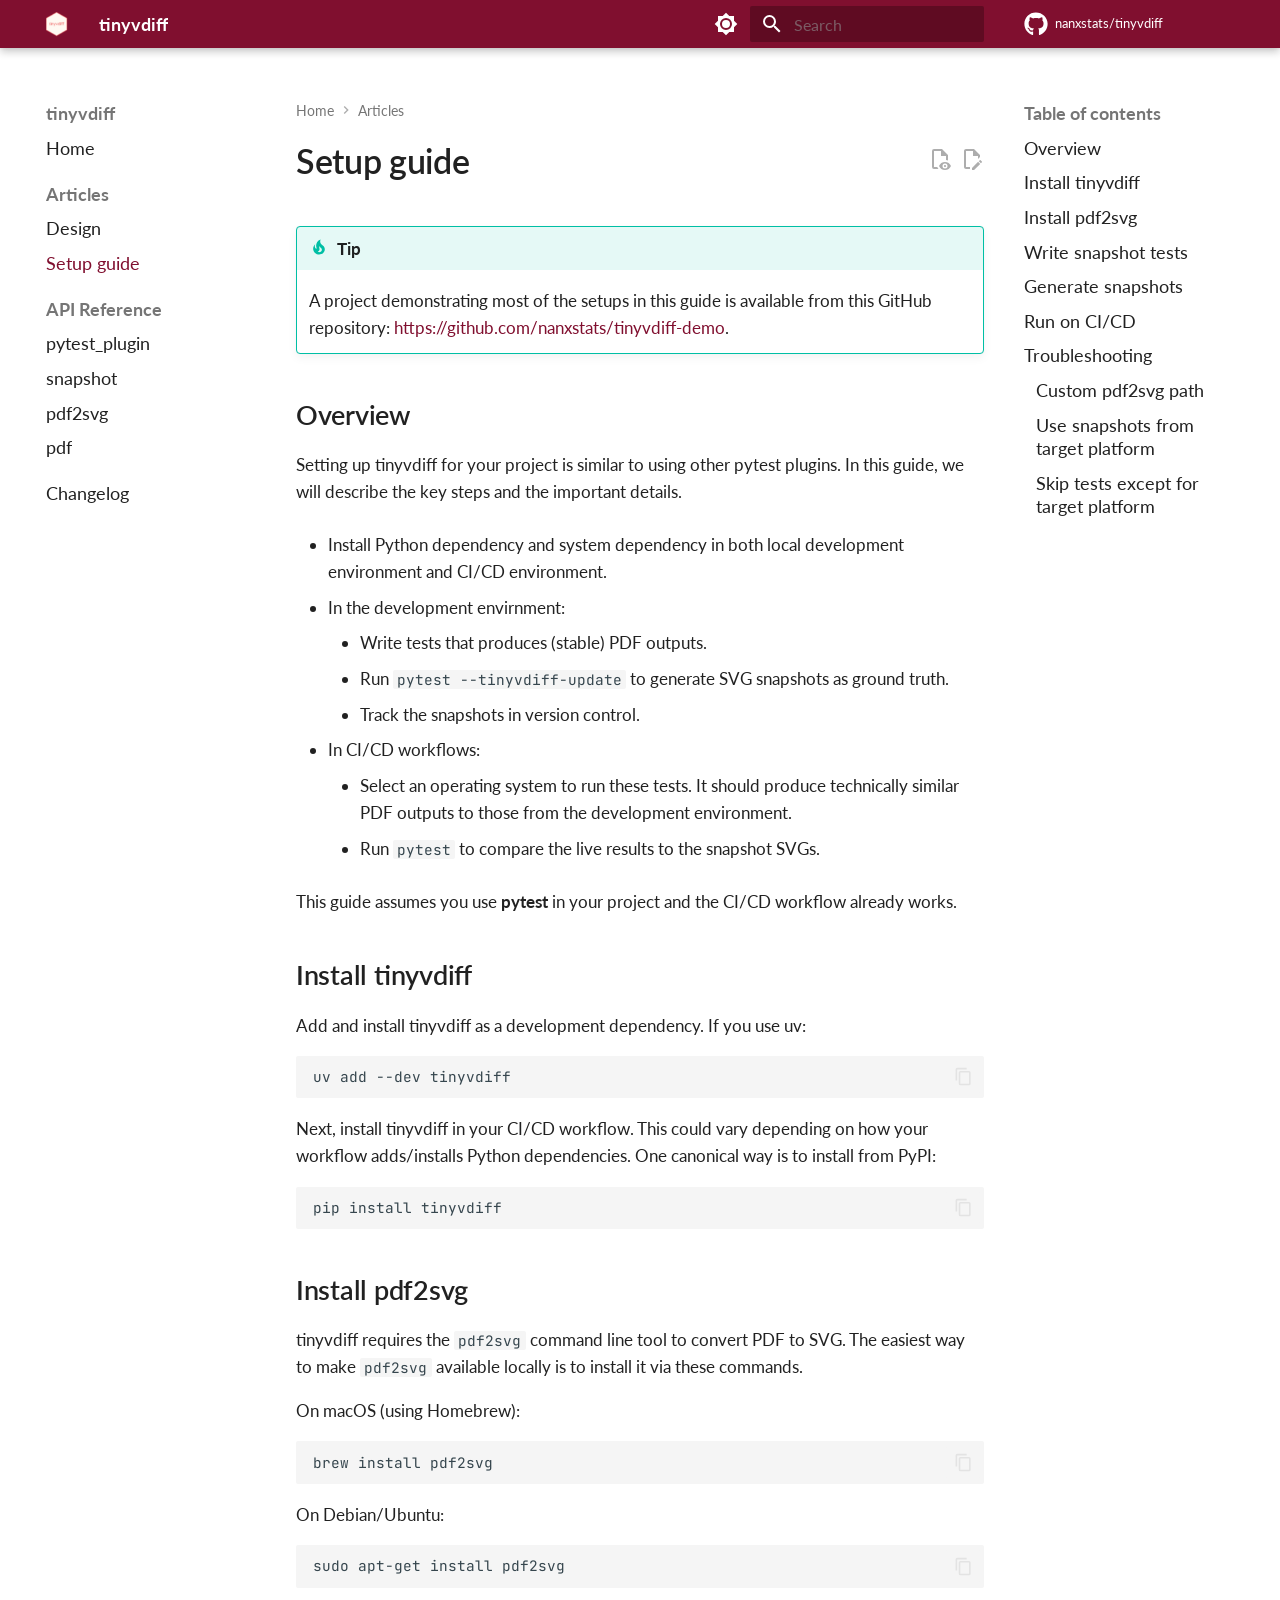
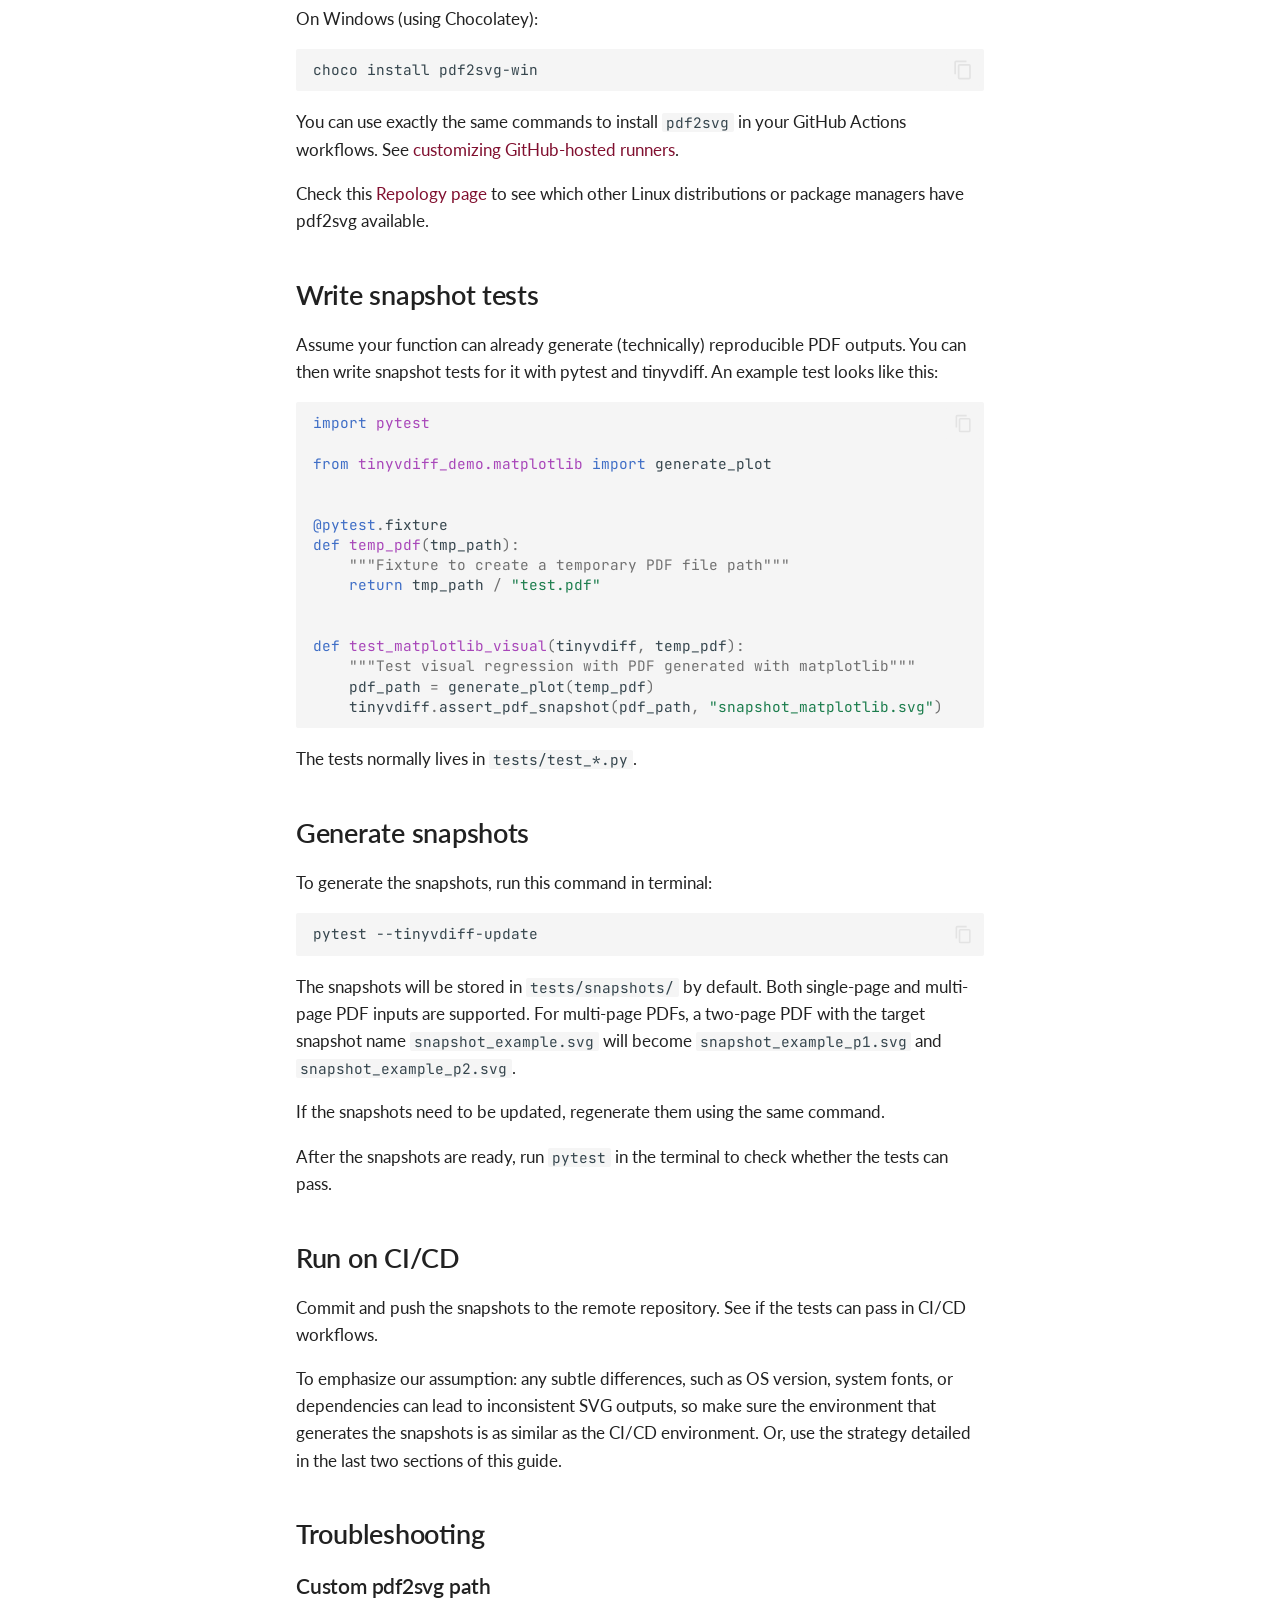
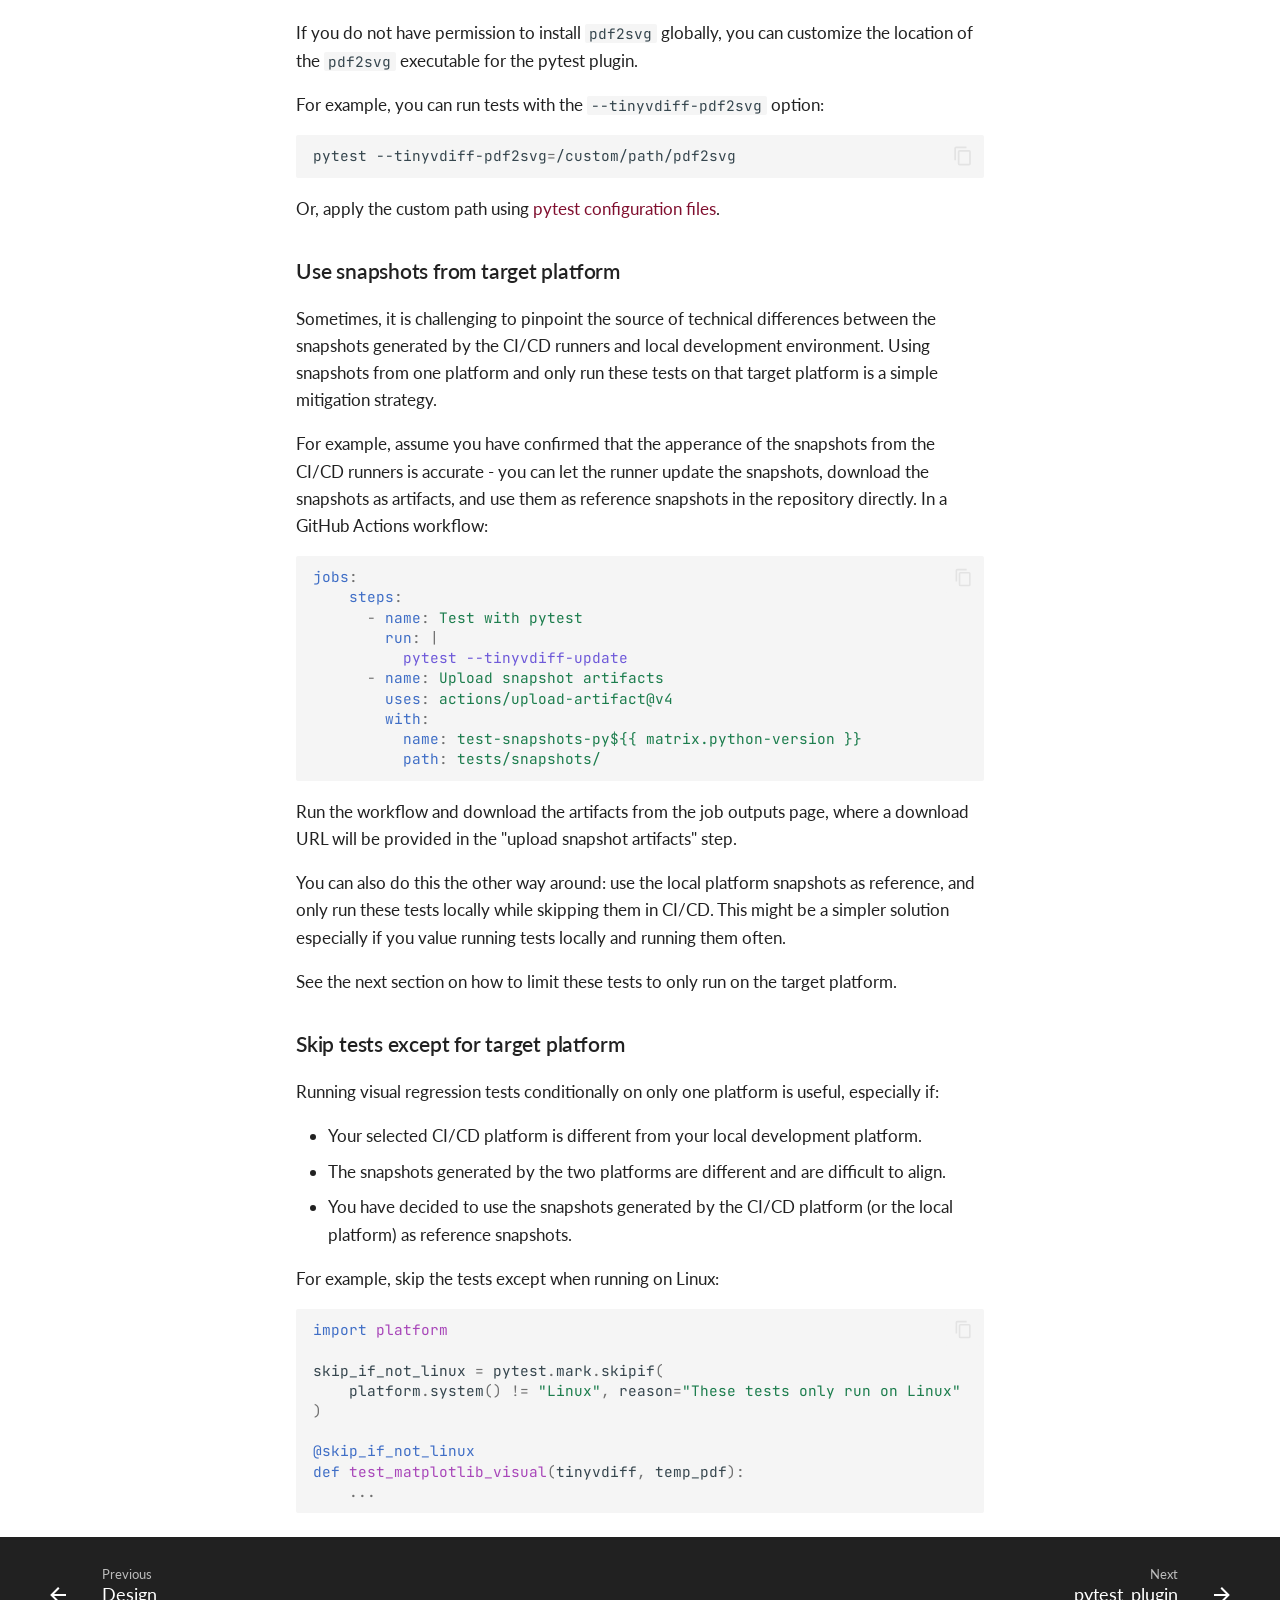
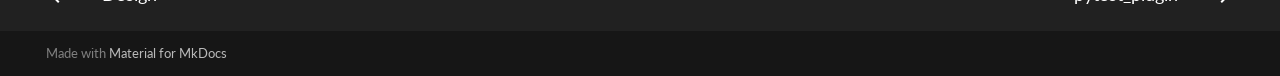
<file: articles/setup/index.html>
<!doctype html>
<html lang="en" class="no-js">
  <head>
    
      <meta charset="utf-8">
      <meta name="viewport" content="width=device-width,initial-scale=1">
      
      
      
        <link rel="canonical" href="https://nanx.me/tinyvdiff/articles/setup/">
      
      
        <link rel="prev" href="../design/">
      
      
        <link rel="next" href="../../reference/pytest_plugin/">
      
      
        
      
      
      <link rel="icon" href="../../assets/favicon.png">
      <meta name="generator" content="mkdocs-1.6.1, mkdocs-material-9.7.0">
    
    
      
        <title>Setup guide - tinyvdiff</title>
      
    
    
      <link rel="stylesheet" href="../../assets/stylesheets/main.618322db.min.css">
      
        
        <link rel="stylesheet" href="../../assets/stylesheets/palette.ab4e12ef.min.css">
      
      


    
    
      
    
    
      
        
        
        <link rel="preconnect" href="https://fonts.gstatic.com" crossorigin>
        <link rel="stylesheet" href="https://fonts.googleapis.com/css?family=Lato:300,300i,400,400i,700,700i%7CJetBrains+Mono:400,400i,700,700i&display=fallback">
        <style>:root{--md-text-font:"Lato";--md-code-font:"JetBrains Mono"}</style>
      
    
    
      <link rel="stylesheet" href="../../assets/_mkdocstrings.css">
    
      <link rel="stylesheet" href="../../stylesheets/extra.css">
    
    <script>__md_scope=new URL("../..",location),__md_hash=e=>[...e].reduce(((e,_)=>(e<<5)-e+_.charCodeAt(0)),0),__md_get=(e,_=localStorage,t=__md_scope)=>JSON.parse(_.getItem(t.pathname+"."+e)),__md_set=(e,_,t=localStorage,a=__md_scope)=>{try{t.setItem(a.pathname+"."+e,JSON.stringify(_))}catch(e){}}</script>
    
      

    
    
  </head>
  
  
    
    
      
    
    
    
    
    <body dir="ltr" data-md-color-scheme="default" data-md-color-primary="custom" data-md-color-accent="custom">
  
    
    <input class="md-toggle" data-md-toggle="drawer" type="checkbox" id="__drawer" autocomplete="off">
    <input class="md-toggle" data-md-toggle="search" type="checkbox" id="__search" autocomplete="off">
    <label class="md-overlay" for="__drawer"></label>
    <div data-md-component="skip">
      
        
        <a href="#setup-guide" class="md-skip">
          Skip to content
        </a>
      
    </div>
    <div data-md-component="announce">
      
    </div>
    
    
      

  

<header class="md-header md-header--shadow" data-md-component="header">
  <nav class="md-header__inner md-grid" aria-label="Header">
    <a href="../.." title="tinyvdiff" class="md-header__button md-logo" aria-label="tinyvdiff" data-md-component="logo">
      
  <img src="../../assets/logo.png" alt="logo">

    </a>
    <label class="md-header__button md-icon" for="__drawer">
      
      <svg xmlns="http://www.w3.org/2000/svg" viewBox="0 0 24 24"><path d="M3 6h18v2H3zm0 5h18v2H3zm0 5h18v2H3z"/></svg>
    </label>
    <div class="md-header__title" data-md-component="header-title">
      <div class="md-header__ellipsis">
        <div class="md-header__topic">
          <span class="md-ellipsis">
            tinyvdiff
          </span>
        </div>
        <div class="md-header__topic" data-md-component="header-topic">
          <span class="md-ellipsis">
            
              Setup guide
            
          </span>
        </div>
      </div>
    </div>
    
      
        <form class="md-header__option" data-md-component="palette">
  
    
    
    
    <input class="md-option" data-md-color-media="(prefers-color-scheme: light)" data-md-color-scheme="default" data-md-color-primary="custom" data-md-color-accent="custom"  aria-label="Switch to dark mode"  type="radio" name="__palette" id="__palette_0">
    
      <label class="md-header__button md-icon" title="Switch to dark mode" for="__palette_1" hidden>
        <svg xmlns="http://www.w3.org/2000/svg" viewBox="0 0 24 24"><path d="M12 8a4 4 0 0 0-4 4 4 4 0 0 0 4 4 4 4 0 0 0 4-4 4 4 0 0 0-4-4m0 10a6 6 0 0 1-6-6 6 6 0 0 1 6-6 6 6 0 0 1 6 6 6 6 0 0 1-6 6m8-9.31V4h-4.69L12 .69 8.69 4H4v4.69L.69 12 4 15.31V20h4.69L12 23.31 15.31 20H20v-4.69L23.31 12z"/></svg>
      </label>
    
  
    
    
    
    <input class="md-option" data-md-color-media="(prefers-color-scheme: dark)" data-md-color-scheme="slate" data-md-color-primary="custom" data-md-color-accent="custom"  aria-label="Switch to light mode"  type="radio" name="__palette" id="__palette_1">
    
      <label class="md-header__button md-icon" title="Switch to light mode" for="__palette_0" hidden>
        <svg xmlns="http://www.w3.org/2000/svg" viewBox="0 0 24 24"><path d="M12 18c-.89 0-1.74-.2-2.5-.55C11.56 16.5 13 14.42 13 12s-1.44-4.5-3.5-5.45C10.26 6.2 11.11 6 12 6a6 6 0 0 1 6 6 6 6 0 0 1-6 6m8-9.31V4h-4.69L12 .69 8.69 4H4v4.69L.69 12 4 15.31V20h4.69L12 23.31 15.31 20H20v-4.69L23.31 12z"/></svg>
      </label>
    
  
</form>
      
    
    
      <script>var palette=__md_get("__palette");if(palette&&palette.color){if("(prefers-color-scheme)"===palette.color.media){var media=matchMedia("(prefers-color-scheme: light)"),input=document.querySelector(media.matches?"[data-md-color-media='(prefers-color-scheme: light)']":"[data-md-color-media='(prefers-color-scheme: dark)']");palette.color.media=input.getAttribute("data-md-color-media"),palette.color.scheme=input.getAttribute("data-md-color-scheme"),palette.color.primary=input.getAttribute("data-md-color-primary"),palette.color.accent=input.getAttribute("data-md-color-accent")}for(var[key,value]of Object.entries(palette.color))document.body.setAttribute("data-md-color-"+key,value)}</script>
    
    
    
      
      
        <label class="md-header__button md-icon" for="__search">
          
          <svg xmlns="http://www.w3.org/2000/svg" viewBox="0 0 24 24"><path d="M9.5 3A6.5 6.5 0 0 1 16 9.5c0 1.61-.59 3.09-1.56 4.23l.27.27h.79l5 5-1.5 1.5-5-5v-.79l-.27-.27A6.52 6.52 0 0 1 9.5 16 6.5 6.5 0 0 1 3 9.5 6.5 6.5 0 0 1 9.5 3m0 2C7 5 5 7 5 9.5S7 14 9.5 14 14 12 14 9.5 12 5 9.5 5"/></svg>
        </label>
        <div class="md-search" data-md-component="search" role="dialog">
  <label class="md-search__overlay" for="__search"></label>
  <div class="md-search__inner" role="search">
    <form class="md-search__form" name="search">
      <input type="text" class="md-search__input" name="query" aria-label="Search" placeholder="Search" autocapitalize="off" autocorrect="off" autocomplete="off" spellcheck="false" data-md-component="search-query" required>
      <label class="md-search__icon md-icon" for="__search">
        
        <svg xmlns="http://www.w3.org/2000/svg" viewBox="0 0 24 24"><path d="M9.5 3A6.5 6.5 0 0 1 16 9.5c0 1.61-.59 3.09-1.56 4.23l.27.27h.79l5 5-1.5 1.5-5-5v-.79l-.27-.27A6.52 6.52 0 0 1 9.5 16 6.5 6.5 0 0 1 3 9.5 6.5 6.5 0 0 1 9.5 3m0 2C7 5 5 7 5 9.5S7 14 9.5 14 14 12 14 9.5 12 5 9.5 5"/></svg>
        
        <svg xmlns="http://www.w3.org/2000/svg" viewBox="0 0 24 24"><path d="M20 11v2H8l5.5 5.5-1.42 1.42L4.16 12l7.92-7.92L13.5 5.5 8 11z"/></svg>
      </label>
      <nav class="md-search__options" aria-label="Search">
        
        <button type="reset" class="md-search__icon md-icon" title="Clear" aria-label="Clear" tabindex="-1">
          
          <svg xmlns="http://www.w3.org/2000/svg" viewBox="0 0 24 24"><path d="M19 6.41 17.59 5 12 10.59 6.41 5 5 6.41 10.59 12 5 17.59 6.41 19 12 13.41 17.59 19 19 17.59 13.41 12z"/></svg>
        </button>
      </nav>
      
        <div class="md-search__suggest" data-md-component="search-suggest"></div>
      
    </form>
    <div class="md-search__output">
      <div class="md-search__scrollwrap" tabindex="0" data-md-scrollfix>
        <div class="md-search-result" data-md-component="search-result">
          <div class="md-search-result__meta">
            Initializing search
          </div>
          <ol class="md-search-result__list" role="presentation"></ol>
        </div>
      </div>
    </div>
  </div>
</div>
      
    
    
      <div class="md-header__source">
        <a href="https://github.com/nanxstats/tinyvdiff" title="Go to repository" class="md-source" data-md-component="source">
  <div class="md-source__icon md-icon">
    
    <svg xmlns="http://www.w3.org/2000/svg" viewBox="0 0 512 512"><!--! Font Awesome Free 7.1.0 by @fontawesome - https://fontawesome.com License - https://fontawesome.com/license/free (Icons: CC BY 4.0, Fonts: SIL OFL 1.1, Code: MIT License) Copyright 2025 Fonticons, Inc.--><path d="M173.9 397.4c0 2-2.3 3.6-5.2 3.6-3.3.3-5.6-1.3-5.6-3.6 0-2 2.3-3.6 5.2-3.6 3-.3 5.6 1.3 5.6 3.6m-31.1-4.5c-.7 2 1.3 4.3 4.3 4.9 2.6 1 5.6 0 6.2-2s-1.3-4.3-4.3-5.2c-2.6-.7-5.5.3-6.2 2.3m44.2-1.7c-2.9.7-4.9 2.6-4.6 4.9.3 2 2.9 3.3 5.9 2.6 2.9-.7 4.9-2.6 4.6-4.6-.3-1.9-3-3.2-5.9-2.9M252.8 8C114.1 8 8 113.3 8 252c0 110.9 69.8 205.8 169.5 239.2 12.8 2.3 17.3-5.6 17.3-12.1 0-6.2-.3-40.4-.3-61.4 0 0-70 15-84.7-29.8 0 0-11.4-29.1-27.8-36.6 0 0-22.9-15.7 1.6-15.4 0 0 24.9 2 38.6 25.8 21.9 38.6 58.6 27.5 72.9 20.9 2.3-16 8.8-27.1 16-33.7-55.9-6.2-112.3-14.3-112.3-110.5 0-27.5 7.6-41.3 23.6-58.9-2.6-6.5-11.1-33.3 2.6-67.9 20.9-6.5 69 27 69 27 20-5.6 41.5-8.5 62.8-8.5s42.8 2.9 62.8 8.5c0 0 48.1-33.6 69-27 13.7 34.7 5.2 61.4 2.6 67.9 16 17.7 25.8 31.5 25.8 58.9 0 96.5-58.9 104.2-114.8 110.5 9.2 7.9 17 22.9 17 46.4 0 33.7-.3 75.4-.3 83.6 0 6.5 4.6 14.4 17.3 12.1C436.2 457.8 504 362.9 504 252 504 113.3 391.5 8 252.8 8M105.2 352.9c-1.3 1-1 3.3.7 5.2 1.6 1.6 3.9 2.3 5.2 1 1.3-1 1-3.3-.7-5.2-1.6-1.6-3.9-2.3-5.2-1m-10.8-8.1c-.7 1.3.3 2.9 2.3 3.9 1.6 1 3.6.7 4.3-.7.7-1.3-.3-2.9-2.3-3.9-2-.6-3.6-.3-4.3.7m32.4 35.6c-1.6 1.3-1 4.3 1.3 6.2 2.3 2.3 5.2 2.6 6.5 1 1.3-1.3.7-4.3-1.3-6.2-2.2-2.3-5.2-2.6-6.5-1m-11.4-14.7c-1.6 1-1.6 3.6 0 5.9s4.3 3.3 5.6 2.3c1.6-1.3 1.6-3.9 0-6.2-1.4-2.3-4-3.3-5.6-2"/></svg>
  </div>
  <div class="md-source__repository">
    nanxstats/tinyvdiff
  </div>
</a>
      </div>
    
  </nav>
  
</header>
    
    <div class="md-container" data-md-component="container">
      
      
        
          
        
      
      <main class="md-main" data-md-component="main">
        <div class="md-main__inner md-grid">
          
            
              
              <div class="md-sidebar md-sidebar--primary" data-md-component="sidebar" data-md-type="navigation" >
                <div class="md-sidebar__scrollwrap">
                  <div class="md-sidebar__inner">
                    



<nav class="md-nav md-nav--primary" aria-label="Navigation" data-md-level="0">
  <label class="md-nav__title" for="__drawer">
    <a href="../.." title="tinyvdiff" class="md-nav__button md-logo" aria-label="tinyvdiff" data-md-component="logo">
      
  <img src="../../assets/logo.png" alt="logo">

    </a>
    tinyvdiff
  </label>
  
    <div class="md-nav__source">
      <a href="https://github.com/nanxstats/tinyvdiff" title="Go to repository" class="md-source" data-md-component="source">
  <div class="md-source__icon md-icon">
    
    <svg xmlns="http://www.w3.org/2000/svg" viewBox="0 0 512 512"><!--! Font Awesome Free 7.1.0 by @fontawesome - https://fontawesome.com License - https://fontawesome.com/license/free (Icons: CC BY 4.0, Fonts: SIL OFL 1.1, Code: MIT License) Copyright 2025 Fonticons, Inc.--><path d="M173.9 397.4c0 2-2.3 3.6-5.2 3.6-3.3.3-5.6-1.3-5.6-3.6 0-2 2.3-3.6 5.2-3.6 3-.3 5.6 1.3 5.6 3.6m-31.1-4.5c-.7 2 1.3 4.3 4.3 4.9 2.6 1 5.6 0 6.2-2s-1.3-4.3-4.3-5.2c-2.6-.7-5.5.3-6.2 2.3m44.2-1.7c-2.9.7-4.9 2.6-4.6 4.9.3 2 2.9 3.3 5.9 2.6 2.9-.7 4.9-2.6 4.6-4.6-.3-1.9-3-3.2-5.9-2.9M252.8 8C114.1 8 8 113.3 8 252c0 110.9 69.8 205.8 169.5 239.2 12.8 2.3 17.3-5.6 17.3-12.1 0-6.2-.3-40.4-.3-61.4 0 0-70 15-84.7-29.8 0 0-11.4-29.1-27.8-36.6 0 0-22.9-15.7 1.6-15.4 0 0 24.9 2 38.6 25.8 21.9 38.6 58.6 27.5 72.9 20.9 2.3-16 8.8-27.1 16-33.7-55.9-6.2-112.3-14.3-112.3-110.5 0-27.5 7.6-41.3 23.6-58.9-2.6-6.5-11.1-33.3 2.6-67.9 20.9-6.5 69 27 69 27 20-5.6 41.5-8.5 62.8-8.5s42.8 2.9 62.8 8.5c0 0 48.1-33.6 69-27 13.7 34.7 5.2 61.4 2.6 67.9 16 17.7 25.8 31.5 25.8 58.9 0 96.5-58.9 104.2-114.8 110.5 9.2 7.9 17 22.9 17 46.4 0 33.7-.3 75.4-.3 83.6 0 6.5 4.6 14.4 17.3 12.1C436.2 457.8 504 362.9 504 252 504 113.3 391.5 8 252.8 8M105.2 352.9c-1.3 1-1 3.3.7 5.2 1.6 1.6 3.9 2.3 5.2 1 1.3-1 1-3.3-.7-5.2-1.6-1.6-3.9-2.3-5.2-1m-10.8-8.1c-.7 1.3.3 2.9 2.3 3.9 1.6 1 3.6.7 4.3-.7.7-1.3-.3-2.9-2.3-3.9-2-.6-3.6-.3-4.3.7m32.4 35.6c-1.6 1.3-1 4.3 1.3 6.2 2.3 2.3 5.2 2.6 6.5 1 1.3-1.3.7-4.3-1.3-6.2-2.2-2.3-5.2-2.6-6.5-1m-11.4-14.7c-1.6 1-1.6 3.6 0 5.9s4.3 3.3 5.6 2.3c1.6-1.3 1.6-3.9 0-6.2-1.4-2.3-4-3.3-5.6-2"/></svg>
  </div>
  <div class="md-source__repository">
    nanxstats/tinyvdiff
  </div>
</a>
    </div>
  
  <ul class="md-nav__list" data-md-scrollfix>
    
      
      
  
  
  
  
    <li class="md-nav__item">
      <a href="../.." class="md-nav__link">
        
  
  
  <span class="md-ellipsis">
    
  
    Home
  

    
  </span>
  
  

      </a>
    </li>
  

    
      
      
  
  
    
  
  
  
    
    
      
        
      
        
      
    
    
    
      
        
        
      
    
    
    <li class="md-nav__item md-nav__item--active md-nav__item--section md-nav__item--nested">
      
        
        
        <input class="md-nav__toggle md-toggle " type="checkbox" id="__nav_2" checked>
        
          
          <label class="md-nav__link" for="__nav_2" id="__nav_2_label" tabindex="">
            
  
  
  <span class="md-ellipsis">
    
  
    Articles
  

    
  </span>
  
  

            <span class="md-nav__icon md-icon"></span>
          </label>
        
        <nav class="md-nav" data-md-level="1" aria-labelledby="__nav_2_label" aria-expanded="true">
          <label class="md-nav__title" for="__nav_2">
            <span class="md-nav__icon md-icon"></span>
            
  
    Articles
  

          </label>
          <ul class="md-nav__list" data-md-scrollfix>
            
              
                
  
  
  
  
    <li class="md-nav__item">
      <a href="../design/" class="md-nav__link">
        
  
  
  <span class="md-ellipsis">
    
  
    Design
  

    
  </span>
  
  

      </a>
    </li>
  

              
            
              
                
  
  
    
  
  
  
    <li class="md-nav__item md-nav__item--active">
      
      <input class="md-nav__toggle md-toggle" type="checkbox" id="__toc">
      
      
        
      
      
        <label class="md-nav__link md-nav__link--active" for="__toc">
          
  
  
  <span class="md-ellipsis">
    
  
    Setup guide
  

    
  </span>
  
  

          <span class="md-nav__icon md-icon"></span>
        </label>
      
      <a href="./" class="md-nav__link md-nav__link--active">
        
  
  
  <span class="md-ellipsis">
    
  
    Setup guide
  

    
  </span>
  
  

      </a>
      
        

<nav class="md-nav md-nav--secondary" aria-label="Table of contents">
  
  
  
    
  
  
    <label class="md-nav__title" for="__toc">
      <span class="md-nav__icon md-icon"></span>
      Table of contents
    </label>
    <ul class="md-nav__list" data-md-component="toc" data-md-scrollfix>
      
        <li class="md-nav__item">
  <a href="#overview" class="md-nav__link">
    <span class="md-ellipsis">
      
        Overview
      
    </span>
  </a>
  
</li>
      
        <li class="md-nav__item">
  <a href="#install-tinyvdiff" class="md-nav__link">
    <span class="md-ellipsis">
      
        Install tinyvdiff
      
    </span>
  </a>
  
</li>
      
        <li class="md-nav__item">
  <a href="#install-pdf2svg" class="md-nav__link">
    <span class="md-ellipsis">
      
        Install pdf2svg
      
    </span>
  </a>
  
</li>
      
        <li class="md-nav__item">
  <a href="#write-snapshot-tests" class="md-nav__link">
    <span class="md-ellipsis">
      
        Write snapshot tests
      
    </span>
  </a>
  
</li>
      
        <li class="md-nav__item">
  <a href="#generate-snapshots" class="md-nav__link">
    <span class="md-ellipsis">
      
        Generate snapshots
      
    </span>
  </a>
  
</li>
      
        <li class="md-nav__item">
  <a href="#run-on-cicd" class="md-nav__link">
    <span class="md-ellipsis">
      
        Run on CI/CD
      
    </span>
  </a>
  
</li>
      
        <li class="md-nav__item">
  <a href="#troubleshooting" class="md-nav__link">
    <span class="md-ellipsis">
      
        Troubleshooting
      
    </span>
  </a>
  
    <nav class="md-nav" aria-label="Troubleshooting">
      <ul class="md-nav__list">
        
          <li class="md-nav__item">
  <a href="#custom-pdf2svg-path" class="md-nav__link">
    <span class="md-ellipsis">
      
        Custom pdf2svg path
      
    </span>
  </a>
  
</li>
        
          <li class="md-nav__item">
  <a href="#use-snapshots-from-target-platform" class="md-nav__link">
    <span class="md-ellipsis">
      
        Use snapshots from target platform
      
    </span>
  </a>
  
</li>
        
          <li class="md-nav__item">
  <a href="#skip-tests-except-for-target-platform" class="md-nav__link">
    <span class="md-ellipsis">
      
        Skip tests except for target platform
      
    </span>
  </a>
  
</li>
        
      </ul>
    </nav>
  
</li>
      
    </ul>
  
</nav>
      
    </li>
  

              
            
          </ul>
        </nav>
      
    </li>
  

    
      
      
  
  
  
  
    
    
      
        
      
        
      
        
      
        
      
    
    
    
      
        
        
      
    
    
    <li class="md-nav__item md-nav__item--section md-nav__item--nested">
      
        
        
          
        
        <input class="md-nav__toggle md-toggle md-toggle--indeterminate" type="checkbox" id="__nav_3" >
        
          
          <label class="md-nav__link" for="__nav_3" id="__nav_3_label" tabindex="">
            
  
  
  <span class="md-ellipsis">
    
  
    API Reference
  

    
  </span>
  
  

            <span class="md-nav__icon md-icon"></span>
          </label>
        
        <nav class="md-nav" data-md-level="1" aria-labelledby="__nav_3_label" aria-expanded="false">
          <label class="md-nav__title" for="__nav_3">
            <span class="md-nav__icon md-icon"></span>
            
  
    API Reference
  

          </label>
          <ul class="md-nav__list" data-md-scrollfix>
            
              
                
  
  
  
  
    <li class="md-nav__item">
      <a href="../../reference/pytest_plugin/" class="md-nav__link">
        
  
  
  <span class="md-ellipsis">
    
  
    pytest_plugin
  

    
  </span>
  
  

      </a>
    </li>
  

              
            
              
                
  
  
  
  
    <li class="md-nav__item">
      <a href="../../reference/snapshot/" class="md-nav__link">
        
  
  
  <span class="md-ellipsis">
    
  
    snapshot
  

    
  </span>
  
  

      </a>
    </li>
  

              
            
              
                
  
  
  
  
    <li class="md-nav__item">
      <a href="../../reference/pdf2svg/" class="md-nav__link">
        
  
  
  <span class="md-ellipsis">
    
  
    pdf2svg
  

    
  </span>
  
  

      </a>
    </li>
  

              
            
              
                
  
  
  
  
    <li class="md-nav__item">
      <a href="../../reference/pdf/" class="md-nav__link">
        
  
  
  <span class="md-ellipsis">
    
  
    pdf
  

    
  </span>
  
  

      </a>
    </li>
  

              
            
          </ul>
        </nav>
      
    </li>
  

    
      
      
  
  
  
  
    <li class="md-nav__item">
      <a href="../../changelog/" class="md-nav__link">
        
  
  
  <span class="md-ellipsis">
    
  
    Changelog
  

    
  </span>
  
  

      </a>
    </li>
  

    
  </ul>
</nav>
                  </div>
                </div>
              </div>
            
            
              
              <div class="md-sidebar md-sidebar--secondary" data-md-component="sidebar" data-md-type="toc" >
                <div class="md-sidebar__scrollwrap">
                  <div class="md-sidebar__inner">
                    

<nav class="md-nav md-nav--secondary" aria-label="Table of contents">
  
  
  
    
  
  
    <label class="md-nav__title" for="__toc">
      <span class="md-nav__icon md-icon"></span>
      Table of contents
    </label>
    <ul class="md-nav__list" data-md-component="toc" data-md-scrollfix>
      
        <li class="md-nav__item">
  <a href="#overview" class="md-nav__link">
    <span class="md-ellipsis">
      
        Overview
      
    </span>
  </a>
  
</li>
      
        <li class="md-nav__item">
  <a href="#install-tinyvdiff" class="md-nav__link">
    <span class="md-ellipsis">
      
        Install tinyvdiff
      
    </span>
  </a>
  
</li>
      
        <li class="md-nav__item">
  <a href="#install-pdf2svg" class="md-nav__link">
    <span class="md-ellipsis">
      
        Install pdf2svg
      
    </span>
  </a>
  
</li>
      
        <li class="md-nav__item">
  <a href="#write-snapshot-tests" class="md-nav__link">
    <span class="md-ellipsis">
      
        Write snapshot tests
      
    </span>
  </a>
  
</li>
      
        <li class="md-nav__item">
  <a href="#generate-snapshots" class="md-nav__link">
    <span class="md-ellipsis">
      
        Generate snapshots
      
    </span>
  </a>
  
</li>
      
        <li class="md-nav__item">
  <a href="#run-on-cicd" class="md-nav__link">
    <span class="md-ellipsis">
      
        Run on CI/CD
      
    </span>
  </a>
  
</li>
      
        <li class="md-nav__item">
  <a href="#troubleshooting" class="md-nav__link">
    <span class="md-ellipsis">
      
        Troubleshooting
      
    </span>
  </a>
  
    <nav class="md-nav" aria-label="Troubleshooting">
      <ul class="md-nav__list">
        
          <li class="md-nav__item">
  <a href="#custom-pdf2svg-path" class="md-nav__link">
    <span class="md-ellipsis">
      
        Custom pdf2svg path
      
    </span>
  </a>
  
</li>
        
          <li class="md-nav__item">
  <a href="#use-snapshots-from-target-platform" class="md-nav__link">
    <span class="md-ellipsis">
      
        Use snapshots from target platform
      
    </span>
  </a>
  
</li>
        
          <li class="md-nav__item">
  <a href="#skip-tests-except-for-target-platform" class="md-nav__link">
    <span class="md-ellipsis">
      
        Skip tests except for target platform
      
    </span>
  </a>
  
</li>
        
      </ul>
    </nav>
  
</li>
      
    </ul>
  
</nav>
                  </div>
                </div>
              </div>
            
          
          
            <div class="md-content" data-md-component="content">
              
                



  


  <nav class="md-path" aria-label="Navigation" >
    <ol class="md-path__list">
      
        
  
  
    <li class="md-path__item">
      <a href="../.." class="md-path__link">
        
  <span class="md-ellipsis">
    Home
  </span>

      </a>
    </li>
  

      
      
        
  
  
    
    
      <li class="md-path__item">
        <a href="../design/" class="md-path__link">
          
  <span class="md-ellipsis">
    Articles
  </span>

        </a>
      </li>
    
  

      
    </ol>
  </nav>

              
              <article class="md-content__inner md-typeset">
                
                  


  
    <a href="https://github.com/nanxstats/tinyvdiff/edit/main/docs/articles/setup.md" title="Edit this page" class="md-content__button md-icon" rel="edit">
      
      <svg xmlns="http://www.w3.org/2000/svg" viewBox="0 0 24 24"><path d="M10 20H6V4h7v5h5v3.1l2-2V8l-6-6H6c-1.1 0-2 .9-2 2v16c0 1.1.9 2 2 2h4zm10.2-7c.1 0 .3.1.4.2l1.3 1.3c.2.2.2.6 0 .8l-1 1-2.1-2.1 1-1c.1-.1.2-.2.4-.2m0 3.9L14.1 23H12v-2.1l6.1-6.1z"/></svg>
    </a>
  
  
    
      
    
    <a href="https://github.com/nanxstats/tinyvdiff/raw/main/docs/articles/setup.md" title="View source of this page" class="md-content__button md-icon">
      
      <svg xmlns="http://www.w3.org/2000/svg" viewBox="0 0 24 24"><path d="M17 18c.56 0 1 .44 1 1s-.44 1-1 1-1-.44-1-1 .44-1 1-1m0-3c-2.73 0-5.06 1.66-6 4 .94 2.34 3.27 4 6 4s5.06-1.66 6-4c-.94-2.34-3.27-4-6-4m0 6.5a2.5 2.5 0 0 1-2.5-2.5 2.5 2.5 0 0 1 2.5-2.5 2.5 2.5 0 0 1 2.5 2.5 2.5 2.5 0 0 1-2.5 2.5M9.27 20H6V4h7v5h5v4.07c.7.08 1.36.25 2 .49V8l-6-6H6a2 2 0 0 0-2 2v16a2 2 0 0 0 2 2h4.5a8.2 8.2 0 0 1-1.23-2"/></svg>
    </a>
  


<h1 id="setup-guide">Setup guide<a class="headerlink" href="#setup-guide" title="Permanent link">&para;</a></h1>
<div class="admonition tip">
<p class="admonition-title">Tip</p>
<p>A project demonstrating most of the setups in this guide is available
from this GitHub repository: <a href="https://github.com/nanxstats/tinyvdiff-demo">https://github.com/nanxstats/tinyvdiff-demo</a>.</p>
</div>
<h2 id="overview">Overview<a class="headerlink" href="#overview" title="Permanent link">&para;</a></h2>
<p>Setting up tinyvdiff for your project is similar to using other
pytest plugins. In this guide, we will describe the key steps and
the important details.</p>
<ul>
<li>
<p>Install Python dependency and system dependency in both
  local development environment and CI/CD environment.</p>
</li>
<li>
<p>In the development envirnment:</p>
<ul>
<li>Write tests that produces (stable) PDF outputs.</li>
<li>Run <code>pytest --tinyvdiff-update</code> to generate SVG snapshots as ground truth.</li>
<li>Track the snapshots in version control.</li>
</ul>
</li>
<li>
<p>In CI/CD workflows:</p>
<ul>
<li>Select an operating system to run these tests. It should produce
  technically similar PDF outputs to those from the development environment.</li>
<li>Run <code>pytest</code> to compare the live results to the snapshot SVGs.</li>
</ul>
</li>
</ul>
<p>This guide assumes you use <strong>pytest</strong> in your project and the CI/CD workflow
already works.</p>
<h2 id="install-tinyvdiff">Install tinyvdiff<a class="headerlink" href="#install-tinyvdiff" title="Permanent link">&para;</a></h2>
<p>Add and install tinyvdiff as a development dependency. If you use uv:</p>
<div class="highlight"><pre><span></span><code><a id="__codelineno-0-1" name="__codelineno-0-1" href="#__codelineno-0-1"></a>uv<span class="w"> </span>add<span class="w"> </span>--dev<span class="w"> </span>tinyvdiff
</code></pre></div>
<p>Next, install tinyvdiff in your CI/CD workflow. This could vary depending on
how your workflow adds/installs Python dependencies. One canonical way
is to install from PyPI:</p>
<div class="highlight"><pre><span></span><code><a id="__codelineno-1-1" name="__codelineno-1-1" href="#__codelineno-1-1"></a>pip<span class="w"> </span>install<span class="w"> </span>tinyvdiff
</code></pre></div>
<h2 id="install-pdf2svg">Install pdf2svg<a class="headerlink" href="#install-pdf2svg" title="Permanent link">&para;</a></h2>
<p>tinyvdiff requires the <code>pdf2svg</code> command line tool to convert PDF to SVG.
The easiest way to make <code>pdf2svg</code> available locally is to install it via
these commands.</p>
<p>On macOS (using Homebrew):</p>
<div class="highlight"><pre><span></span><code><a id="__codelineno-2-1" name="__codelineno-2-1" href="#__codelineno-2-1"></a>brew<span class="w"> </span>install<span class="w"> </span>pdf2svg
</code></pre></div>
<p>On Debian/Ubuntu:</p>
<div class="highlight"><pre><span></span><code><a id="__codelineno-3-1" name="__codelineno-3-1" href="#__codelineno-3-1"></a>sudo<span class="w"> </span>apt-get<span class="w"> </span>install<span class="w"> </span>pdf2svg
</code></pre></div>
<p>On Windows (using Chocolatey):</p>
<div class="highlight"><pre><span></span><code><a id="__codelineno-4-1" name="__codelineno-4-1" href="#__codelineno-4-1"></a>choco<span class="w"> </span>install<span class="w"> </span>pdf2svg-win
</code></pre></div>
<p>You can use exactly the same commands to install <code>pdf2svg</code> in your
GitHub Actions workflows. See <a href="https://docs.github.com/en/actions/using-github-hosted-runners/using-github-hosted-runners/customizing-github-hosted-runners">customizing GitHub-hosted
runners</a>.</p>
<p>Check this <a href="https://repology.org/project/pdf2svg/versions">Repology page</a> to see
which other Linux distributions or package managers have pdf2svg available.</p>
<h2 id="write-snapshot-tests">Write snapshot tests<a class="headerlink" href="#write-snapshot-tests" title="Permanent link">&para;</a></h2>
<p>Assume your function can already generate (technically) reproducible PDF
outputs. You can then write snapshot tests for it with pytest and tinyvdiff.
An example test looks like this:</p>
<div class="highlight"><pre><span></span><code><a id="__codelineno-5-1" name="__codelineno-5-1" href="#__codelineno-5-1"></a><span class="kn">import</span><span class="w"> </span><span class="nn">pytest</span>
<a id="__codelineno-5-2" name="__codelineno-5-2" href="#__codelineno-5-2"></a>
<a id="__codelineno-5-3" name="__codelineno-5-3" href="#__codelineno-5-3"></a><span class="kn">from</span><span class="w"> </span><span class="nn">tinyvdiff_demo.matplotlib</span><span class="w"> </span><span class="kn">import</span> <span class="n">generate_plot</span>
<a id="__codelineno-5-4" name="__codelineno-5-4" href="#__codelineno-5-4"></a>
<a id="__codelineno-5-5" name="__codelineno-5-5" href="#__codelineno-5-5"></a>
<a id="__codelineno-5-6" name="__codelineno-5-6" href="#__codelineno-5-6"></a><span class="nd">@pytest</span><span class="o">.</span><span class="n">fixture</span>
<a id="__codelineno-5-7" name="__codelineno-5-7" href="#__codelineno-5-7"></a><span class="k">def</span><span class="w"> </span><span class="nf">temp_pdf</span><span class="p">(</span><span class="n">tmp_path</span><span class="p">):</span>
<a id="__codelineno-5-8" name="__codelineno-5-8" href="#__codelineno-5-8"></a><span class="w">    </span><span class="sd">&quot;&quot;&quot;Fixture to create a temporary PDF file path&quot;&quot;&quot;</span>
<a id="__codelineno-5-9" name="__codelineno-5-9" href="#__codelineno-5-9"></a>    <span class="k">return</span> <span class="n">tmp_path</span> <span class="o">/</span> <span class="s2">&quot;test.pdf&quot;</span>
<a id="__codelineno-5-10" name="__codelineno-5-10" href="#__codelineno-5-10"></a>
<a id="__codelineno-5-11" name="__codelineno-5-11" href="#__codelineno-5-11"></a>
<a id="__codelineno-5-12" name="__codelineno-5-12" href="#__codelineno-5-12"></a><span class="k">def</span><span class="w"> </span><span class="nf">test_matplotlib_visual</span><span class="p">(</span><span class="n">tinyvdiff</span><span class="p">,</span> <span class="n">temp_pdf</span><span class="p">):</span>
<a id="__codelineno-5-13" name="__codelineno-5-13" href="#__codelineno-5-13"></a><span class="w">    </span><span class="sd">&quot;&quot;&quot;Test visual regression with PDF generated with matplotlib&quot;&quot;&quot;</span>
<a id="__codelineno-5-14" name="__codelineno-5-14" href="#__codelineno-5-14"></a>    <span class="n">pdf_path</span> <span class="o">=</span> <span class="n">generate_plot</span><span class="p">(</span><span class="n">temp_pdf</span><span class="p">)</span>
<a id="__codelineno-5-15" name="__codelineno-5-15" href="#__codelineno-5-15"></a>    <span class="n">tinyvdiff</span><span class="o">.</span><span class="n">assert_pdf_snapshot</span><span class="p">(</span><span class="n">pdf_path</span><span class="p">,</span> <span class="s2">&quot;snapshot_matplotlib.svg&quot;</span><span class="p">)</span>
</code></pre></div>
<p>The tests normally lives in <code>tests/test_*.py</code>.</p>
<h2 id="generate-snapshots">Generate snapshots<a class="headerlink" href="#generate-snapshots" title="Permanent link">&para;</a></h2>
<p>To generate the snapshots, run this command in terminal:</p>
<div class="highlight"><pre><span></span><code><a id="__codelineno-6-1" name="__codelineno-6-1" href="#__codelineno-6-1"></a>pytest<span class="w"> </span>--tinyvdiff-update
</code></pre></div>
<p>The snapshots will be stored in <code>tests/snapshots/</code> by default.
Both single-page and multi-page PDF inputs are supported.
For multi-page PDFs, a two-page PDF with the target snapshot name
<code>snapshot_example.svg</code> will become <code>snapshot_example_p1.svg</code> and
<code>snapshot_example_p2.svg</code>.</p>
<p>If the snapshots need to be updated, regenerate them using the same command.</p>
<p>After the snapshots are ready, run <code>pytest</code> in the terminal to check whether
the tests can pass.</p>
<h2 id="run-on-cicd">Run on CI/CD<a class="headerlink" href="#run-on-cicd" title="Permanent link">&para;</a></h2>
<p>Commit and push the snapshots to the remote repository.
See if the tests can pass in CI/CD workflows.</p>
<p>To emphasize our assumption: any subtle differences, such as OS version,
system fonts, or dependencies can lead to inconsistent SVG outputs,
so make sure the environment that generates the snapshots is as similar
as the CI/CD environment. Or, use the strategy detailed in the last
two sections of this guide.</p>
<h2 id="troubleshooting">Troubleshooting<a class="headerlink" href="#troubleshooting" title="Permanent link">&para;</a></h2>
<h3 id="custom-pdf2svg-path">Custom pdf2svg path<a class="headerlink" href="#custom-pdf2svg-path" title="Permanent link">&para;</a></h3>
<p>If you do not have permission to install <code>pdf2svg</code> globally, you can customize
the location of the <code>pdf2svg</code> executable for the pytest plugin.</p>
<p>For example, you can run tests with the <code>--tinyvdiff-pdf2svg</code> option:</p>
<div class="highlight"><pre><span></span><code><a id="__codelineno-7-1" name="__codelineno-7-1" href="#__codelineno-7-1"></a>pytest<span class="w"> </span>--tinyvdiff-pdf2svg<span class="o">=</span>/custom/path/pdf2svg
</code></pre></div>
<p>Or, apply the custom path using <a href="https://docs.pytest.org/en/stable/reference/customize.html">pytest configuration
files</a>.</p>
<h3 id="use-snapshots-from-target-platform">Use snapshots from target platform<a class="headerlink" href="#use-snapshots-from-target-platform" title="Permanent link">&para;</a></h3>
<p>Sometimes, it is challenging to pinpoint the source of technical differences
between the snapshots generated by the CI/CD runners and local development
environment. Using snapshots from one platform and only run these tests on
that target platform is a simple mitigation strategy.</p>
<p>For example, assume you have confirmed that the apperance of the snapshots
from the CI/CD runners is accurate - you can let the runner update the snapshots,
download the snapshots as artifacts, and use them as reference snapshots
in the repository directly. In a GitHub Actions workflow:</p>
<div class="highlight"><pre><span></span><code><a id="__codelineno-8-1" name="__codelineno-8-1" href="#__codelineno-8-1"></a><span class="nt">jobs</span><span class="p">:</span>
<a id="__codelineno-8-2" name="__codelineno-8-2" href="#__codelineno-8-2"></a><span class="w">    </span><span class="nt">steps</span><span class="p">:</span>
<a id="__codelineno-8-3" name="__codelineno-8-3" href="#__codelineno-8-3"></a><span class="w">      </span><span class="p p-Indicator">-</span><span class="w"> </span><span class="nt">name</span><span class="p">:</span><span class="w"> </span><span class="l l-Scalar l-Scalar-Plain">Test with pytest</span>
<a id="__codelineno-8-4" name="__codelineno-8-4" href="#__codelineno-8-4"></a><span class="w">        </span><span class="nt">run</span><span class="p">:</span><span class="w"> </span><span class="p p-Indicator">|</span>
<a id="__codelineno-8-5" name="__codelineno-8-5" href="#__codelineno-8-5"></a><span class="w">          </span><span class="no">pytest --tinyvdiff-update</span>
<a id="__codelineno-8-6" name="__codelineno-8-6" href="#__codelineno-8-6"></a><span class="w">      </span><span class="p p-Indicator">-</span><span class="w"> </span><span class="nt">name</span><span class="p">:</span><span class="w"> </span><span class="l l-Scalar l-Scalar-Plain">Upload snapshot artifacts</span>
<a id="__codelineno-8-7" name="__codelineno-8-7" href="#__codelineno-8-7"></a><span class="w">        </span><span class="nt">uses</span><span class="p">:</span><span class="w"> </span><span class="l l-Scalar l-Scalar-Plain">actions/upload-artifact@v4</span>
<a id="__codelineno-8-8" name="__codelineno-8-8" href="#__codelineno-8-8"></a><span class="w">        </span><span class="nt">with</span><span class="p">:</span>
<a id="__codelineno-8-9" name="__codelineno-8-9" href="#__codelineno-8-9"></a><span class="w">          </span><span class="nt">name</span><span class="p">:</span><span class="w"> </span><span class="l l-Scalar l-Scalar-Plain">test-snapshots-py${{ matrix.python-version }}</span>
<a id="__codelineno-8-10" name="__codelineno-8-10" href="#__codelineno-8-10"></a><span class="w">          </span><span class="nt">path</span><span class="p">:</span><span class="w"> </span><span class="l l-Scalar l-Scalar-Plain">tests/snapshots/</span>
</code></pre></div>
<p>Run the workflow and download the artifacts from the job outputs page,
where a download URL will be provided in the "upload snapshot artifacts" step.</p>
<p>You can also do this the other way around: use the local platform
snapshots as reference, and only run these tests locally while skipping
them in CI/CD. This might be a simpler solution especially if you value
running tests locally and running them often.</p>
<p>See the next section on how to limit these tests to only run on the
target platform.</p>
<h3 id="skip-tests-except-for-target-platform">Skip tests except for target platform<a class="headerlink" href="#skip-tests-except-for-target-platform" title="Permanent link">&para;</a></h3>
<p>Running visual regression tests conditionally on only one platform is useful,
especially if:</p>
<ul>
<li>Your selected CI/CD platform is different from your local development platform.</li>
<li>The snapshots generated by the two platforms are different and
  are difficult to align.</li>
<li>You have decided to use the snapshots generated by the CI/CD platform
  (or the local platform) as reference snapshots.</li>
</ul>
<p>For example, skip the tests except when running on Linux:</p>
<div class="highlight"><pre><span></span><code><a id="__codelineno-9-1" name="__codelineno-9-1" href="#__codelineno-9-1"></a><span class="kn">import</span><span class="w"> </span><span class="nn">platform</span>
<a id="__codelineno-9-2" name="__codelineno-9-2" href="#__codelineno-9-2"></a>
<a id="__codelineno-9-3" name="__codelineno-9-3" href="#__codelineno-9-3"></a><span class="n">skip_if_not_linux</span> <span class="o">=</span> <span class="n">pytest</span><span class="o">.</span><span class="n">mark</span><span class="o">.</span><span class="n">skipif</span><span class="p">(</span>
<a id="__codelineno-9-4" name="__codelineno-9-4" href="#__codelineno-9-4"></a>    <span class="n">platform</span><span class="o">.</span><span class="n">system</span><span class="p">()</span> <span class="o">!=</span> <span class="s2">&quot;Linux&quot;</span><span class="p">,</span> <span class="n">reason</span><span class="o">=</span><span class="s2">&quot;These tests only run on Linux&quot;</span>
<a id="__codelineno-9-5" name="__codelineno-9-5" href="#__codelineno-9-5"></a><span class="p">)</span>
<a id="__codelineno-9-6" name="__codelineno-9-6" href="#__codelineno-9-6"></a>
<a id="__codelineno-9-7" name="__codelineno-9-7" href="#__codelineno-9-7"></a><span class="nd">@skip_if_not_linux</span>
<a id="__codelineno-9-8" name="__codelineno-9-8" href="#__codelineno-9-8"></a><span class="k">def</span><span class="w"> </span><span class="nf">test_matplotlib_visual</span><span class="p">(</span><span class="n">tinyvdiff</span><span class="p">,</span> <span class="n">temp_pdf</span><span class="p">):</span>
<a id="__codelineno-9-9" name="__codelineno-9-9" href="#__codelineno-9-9"></a>    <span class="o">...</span>
</code></pre></div>












                
              </article>
            </div>
          
          
<script>var target=document.getElementById(location.hash.slice(1));target&&target.name&&(target.checked=target.name.startsWith("__tabbed_"))</script>
        </div>
        
          <button type="button" class="md-top md-icon" data-md-component="top" hidden>
  
  <svg xmlns="http://www.w3.org/2000/svg" viewBox="0 0 24 24"><path d="M13 20h-2V8l-5.5 5.5-1.42-1.42L12 4.16l7.92 7.92-1.42 1.42L13 8z"/></svg>
  Back to top
</button>
        
      </main>
      
        <footer class="md-footer">
  
    
      
      <nav class="md-footer__inner md-grid" aria-label="Footer" >
        
          
          <a href="../design/" class="md-footer__link md-footer__link--prev" aria-label="Previous: Design">
            <div class="md-footer__button md-icon">
              
              <svg xmlns="http://www.w3.org/2000/svg" viewBox="0 0 24 24"><path d="M20 11v2H8l5.5 5.5-1.42 1.42L4.16 12l7.92-7.92L13.5 5.5 8 11z"/></svg>
            </div>
            <div class="md-footer__title">
              <span class="md-footer__direction">
                Previous
              </span>
              <div class="md-ellipsis">
                Design
              </div>
            </div>
          </a>
        
        
          
          <a href="../../reference/pytest_plugin/" class="md-footer__link md-footer__link--next" aria-label="Next: pytest_plugin">
            <div class="md-footer__title">
              <span class="md-footer__direction">
                Next
              </span>
              <div class="md-ellipsis">
                pytest_plugin
              </div>
            </div>
            <div class="md-footer__button md-icon">
              
              <svg xmlns="http://www.w3.org/2000/svg" viewBox="0 0 24 24"><path d="M4 11v2h12l-5.5 5.5 1.42 1.42L19.84 12l-7.92-7.92L10.5 5.5 16 11z"/></svg>
            </div>
          </a>
        
      </nav>
    
  
  <div class="md-footer-meta md-typeset">
    <div class="md-footer-meta__inner md-grid">
      <div class="md-copyright">
  
  
    Made with
    <a href="https://squidfunk.github.io/mkdocs-material/" target="_blank" rel="noopener">
      Material for MkDocs
    </a>
  
</div>
      
    </div>
  </div>
</footer>
      
    </div>
    <div class="md-dialog" data-md-component="dialog">
      <div class="md-dialog__inner md-typeset"></div>
    </div>
    
    
    
      
      
      <script id="__config" type="application/json">{"annotate": null, "base": "../..", "features": ["announce.dismiss", "content.action.edit", "content.action.view", "content.code.annotate", "content.code.copy", "content.tooltips", "navigation.footer", "navigation.indexes", "navigation.sections", "navigation.expand", "navigation.top", "navigation.path", "search.highlight", "search.suggest", "toc.follow"], "search": "../../assets/javascripts/workers/search.7a47a382.min.js", "tags": null, "translations": {"clipboard.copied": "Copied to clipboard", "clipboard.copy": "Copy to clipboard", "search.result.more.one": "1 more on this page", "search.result.more.other": "# more on this page", "search.result.none": "No matching documents", "search.result.one": "1 matching document", "search.result.other": "# matching documents", "search.result.placeholder": "Type to start searching", "search.result.term.missing": "Missing", "select.version": "Select version"}, "version": null}</script>
    
    
      <script src="../../assets/javascripts/bundle.e71a0d61.min.js"></script>
      
    
  </body>
</html>
</file>
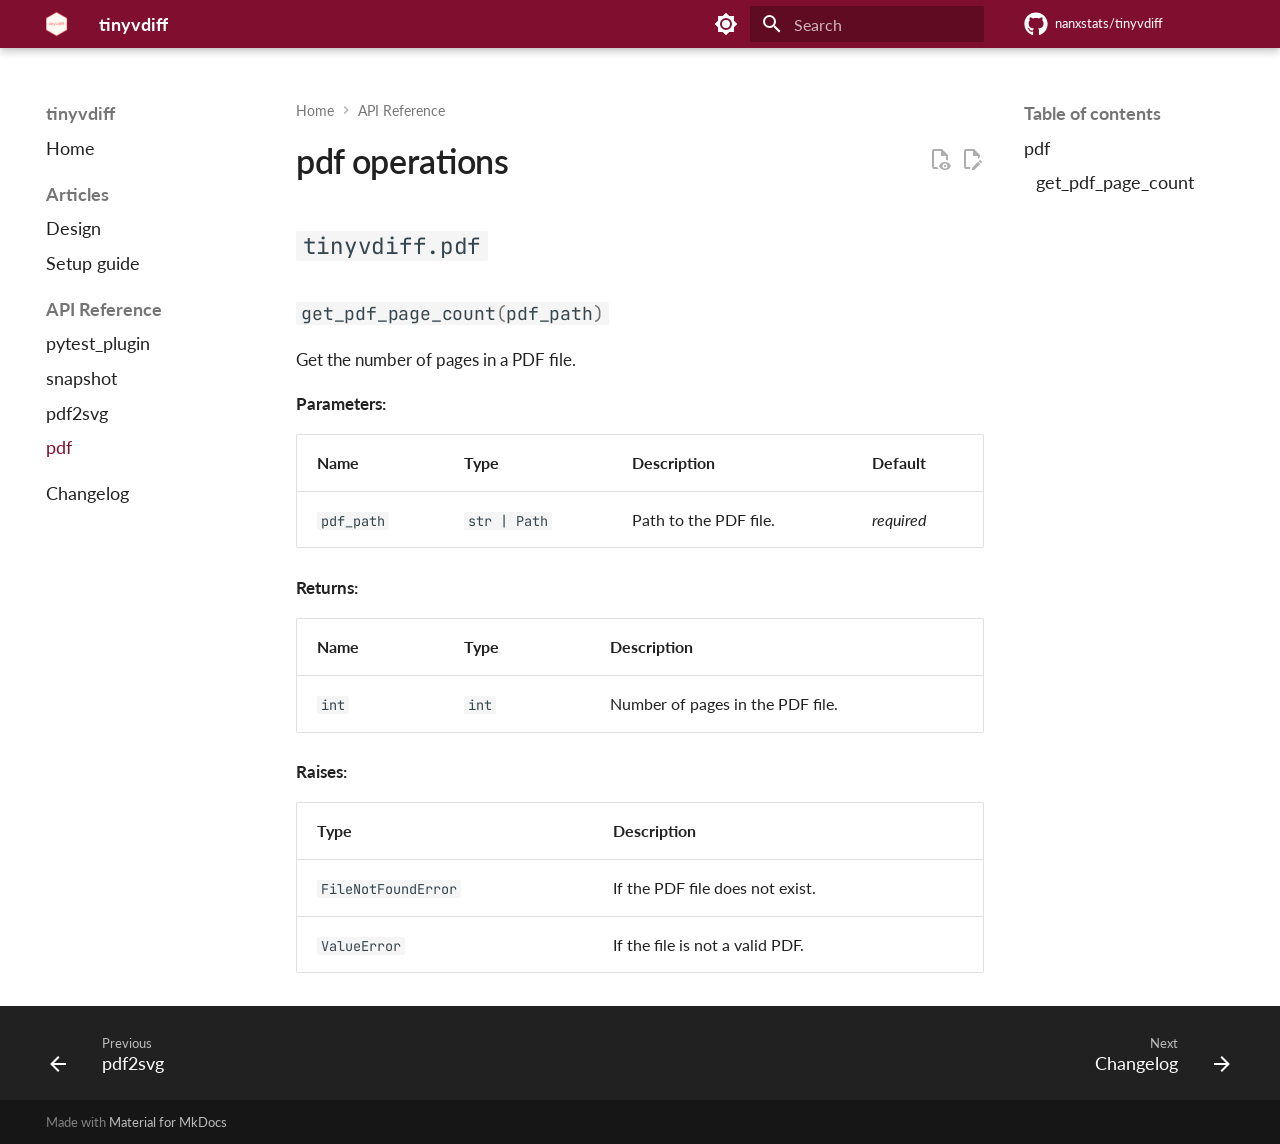
<file: reference/pdf/index.html>
<!doctype html>
<html lang="en" class="no-js">
  <head>
    
      <meta charset="utf-8">
      <meta name="viewport" content="width=device-width,initial-scale=1">
      
      
      
        <link rel="canonical" href="https://nanx.me/tinyvdiff/reference/pdf/">
      
      
        <link rel="prev" href="../pdf2svg/">
      
      
        <link rel="next" href="../../changelog/">
      
      
        
      
      
      <link rel="icon" href="../../assets/favicon.png">
      <meta name="generator" content="mkdocs-1.6.1, mkdocs-material-9.7.0">
    
    
      
        <title>pdf - tinyvdiff</title>
      
    
    
      <link rel="stylesheet" href="../../assets/stylesheets/main.618322db.min.css">
      
        
        <link rel="stylesheet" href="../../assets/stylesheets/palette.ab4e12ef.min.css">
      
      


    
    
      
    
    
      
        
        
        <link rel="preconnect" href="https://fonts.gstatic.com" crossorigin>
        <link rel="stylesheet" href="https://fonts.googleapis.com/css?family=Lato:300,300i,400,400i,700,700i%7CJetBrains+Mono:400,400i,700,700i&display=fallback">
        <style>:root{--md-text-font:"Lato";--md-code-font:"JetBrains Mono"}</style>
      
    
    
      <link rel="stylesheet" href="../../assets/_mkdocstrings.css">
    
      <link rel="stylesheet" href="../../stylesheets/extra.css">
    
    <script>__md_scope=new URL("../..",location),__md_hash=e=>[...e].reduce(((e,_)=>(e<<5)-e+_.charCodeAt(0)),0),__md_get=(e,_=localStorage,t=__md_scope)=>JSON.parse(_.getItem(t.pathname+"."+e)),__md_set=(e,_,t=localStorage,a=__md_scope)=>{try{t.setItem(a.pathname+"."+e,JSON.stringify(_))}catch(e){}}</script>
    
      

    
    
  </head>
  
  
    
    
      
    
    
    
    
    <body dir="ltr" data-md-color-scheme="default" data-md-color-primary="custom" data-md-color-accent="custom">
  
    
    <input class="md-toggle" data-md-toggle="drawer" type="checkbox" id="__drawer" autocomplete="off">
    <input class="md-toggle" data-md-toggle="search" type="checkbox" id="__search" autocomplete="off">
    <label class="md-overlay" for="__drawer"></label>
    <div data-md-component="skip">
      
        
        <a href="#pdf-operations" class="md-skip">
          Skip to content
        </a>
      
    </div>
    <div data-md-component="announce">
      
    </div>
    
    
      

  

<header class="md-header md-header--shadow" data-md-component="header">
  <nav class="md-header__inner md-grid" aria-label="Header">
    <a href="../.." title="tinyvdiff" class="md-header__button md-logo" aria-label="tinyvdiff" data-md-component="logo">
      
  <img src="../../assets/logo.png" alt="logo">

    </a>
    <label class="md-header__button md-icon" for="__drawer">
      
      <svg xmlns="http://www.w3.org/2000/svg" viewBox="0 0 24 24"><path d="M3 6h18v2H3zm0 5h18v2H3zm0 5h18v2H3z"/></svg>
    </label>
    <div class="md-header__title" data-md-component="header-title">
      <div class="md-header__ellipsis">
        <div class="md-header__topic">
          <span class="md-ellipsis">
            tinyvdiff
          </span>
        </div>
        <div class="md-header__topic" data-md-component="header-topic">
          <span class="md-ellipsis">
            
              pdf
            
          </span>
        </div>
      </div>
    </div>
    
      
        <form class="md-header__option" data-md-component="palette">
  
    
    
    
    <input class="md-option" data-md-color-media="(prefers-color-scheme: light)" data-md-color-scheme="default" data-md-color-primary="custom" data-md-color-accent="custom"  aria-label="Switch to dark mode"  type="radio" name="__palette" id="__palette_0">
    
      <label class="md-header__button md-icon" title="Switch to dark mode" for="__palette_1" hidden>
        <svg xmlns="http://www.w3.org/2000/svg" viewBox="0 0 24 24"><path d="M12 8a4 4 0 0 0-4 4 4 4 0 0 0 4 4 4 4 0 0 0 4-4 4 4 0 0 0-4-4m0 10a6 6 0 0 1-6-6 6 6 0 0 1 6-6 6 6 0 0 1 6 6 6 6 0 0 1-6 6m8-9.31V4h-4.69L12 .69 8.69 4H4v4.69L.69 12 4 15.31V20h4.69L12 23.31 15.31 20H20v-4.69L23.31 12z"/></svg>
      </label>
    
  
    
    
    
    <input class="md-option" data-md-color-media="(prefers-color-scheme: dark)" data-md-color-scheme="slate" data-md-color-primary="custom" data-md-color-accent="custom"  aria-label="Switch to light mode"  type="radio" name="__palette" id="__palette_1">
    
      <label class="md-header__button md-icon" title="Switch to light mode" for="__palette_0" hidden>
        <svg xmlns="http://www.w3.org/2000/svg" viewBox="0 0 24 24"><path d="M12 18c-.89 0-1.74-.2-2.5-.55C11.56 16.5 13 14.42 13 12s-1.44-4.5-3.5-5.45C10.26 6.2 11.11 6 12 6a6 6 0 0 1 6 6 6 6 0 0 1-6 6m8-9.31V4h-4.69L12 .69 8.69 4H4v4.69L.69 12 4 15.31V20h4.69L12 23.31 15.31 20H20v-4.69L23.31 12z"/></svg>
      </label>
    
  
</form>
      
    
    
      <script>var palette=__md_get("__palette");if(palette&&palette.color){if("(prefers-color-scheme)"===palette.color.media){var media=matchMedia("(prefers-color-scheme: light)"),input=document.querySelector(media.matches?"[data-md-color-media='(prefers-color-scheme: light)']":"[data-md-color-media='(prefers-color-scheme: dark)']");palette.color.media=input.getAttribute("data-md-color-media"),palette.color.scheme=input.getAttribute("data-md-color-scheme"),palette.color.primary=input.getAttribute("data-md-color-primary"),palette.color.accent=input.getAttribute("data-md-color-accent")}for(var[key,value]of Object.entries(palette.color))document.body.setAttribute("data-md-color-"+key,value)}</script>
    
    
    
      
      
        <label class="md-header__button md-icon" for="__search">
          
          <svg xmlns="http://www.w3.org/2000/svg" viewBox="0 0 24 24"><path d="M9.5 3A6.5 6.5 0 0 1 16 9.5c0 1.61-.59 3.09-1.56 4.23l.27.27h.79l5 5-1.5 1.5-5-5v-.79l-.27-.27A6.52 6.52 0 0 1 9.5 16 6.5 6.5 0 0 1 3 9.5 6.5 6.5 0 0 1 9.5 3m0 2C7 5 5 7 5 9.5S7 14 9.5 14 14 12 14 9.5 12 5 9.5 5"/></svg>
        </label>
        <div class="md-search" data-md-component="search" role="dialog">
  <label class="md-search__overlay" for="__search"></label>
  <div class="md-search__inner" role="search">
    <form class="md-search__form" name="search">
      <input type="text" class="md-search__input" name="query" aria-label="Search" placeholder="Search" autocapitalize="off" autocorrect="off" autocomplete="off" spellcheck="false" data-md-component="search-query" required>
      <label class="md-search__icon md-icon" for="__search">
        
        <svg xmlns="http://www.w3.org/2000/svg" viewBox="0 0 24 24"><path d="M9.5 3A6.5 6.5 0 0 1 16 9.5c0 1.61-.59 3.09-1.56 4.23l.27.27h.79l5 5-1.5 1.5-5-5v-.79l-.27-.27A6.52 6.52 0 0 1 9.5 16 6.5 6.5 0 0 1 3 9.5 6.5 6.5 0 0 1 9.5 3m0 2C7 5 5 7 5 9.5S7 14 9.5 14 14 12 14 9.5 12 5 9.5 5"/></svg>
        
        <svg xmlns="http://www.w3.org/2000/svg" viewBox="0 0 24 24"><path d="M20 11v2H8l5.5 5.5-1.42 1.42L4.16 12l7.92-7.92L13.5 5.5 8 11z"/></svg>
      </label>
      <nav class="md-search__options" aria-label="Search">
        
        <button type="reset" class="md-search__icon md-icon" title="Clear" aria-label="Clear" tabindex="-1">
          
          <svg xmlns="http://www.w3.org/2000/svg" viewBox="0 0 24 24"><path d="M19 6.41 17.59 5 12 10.59 6.41 5 5 6.41 10.59 12 5 17.59 6.41 19 12 13.41 17.59 19 19 17.59 13.41 12z"/></svg>
        </button>
      </nav>
      
        <div class="md-search__suggest" data-md-component="search-suggest"></div>
      
    </form>
    <div class="md-search__output">
      <div class="md-search__scrollwrap" tabindex="0" data-md-scrollfix>
        <div class="md-search-result" data-md-component="search-result">
          <div class="md-search-result__meta">
            Initializing search
          </div>
          <ol class="md-search-result__list" role="presentation"></ol>
        </div>
      </div>
    </div>
  </div>
</div>
      
    
    
      <div class="md-header__source">
        <a href="https://github.com/nanxstats/tinyvdiff" title="Go to repository" class="md-source" data-md-component="source">
  <div class="md-source__icon md-icon">
    
    <svg xmlns="http://www.w3.org/2000/svg" viewBox="0 0 512 512"><!--! Font Awesome Free 7.1.0 by @fontawesome - https://fontawesome.com License - https://fontawesome.com/license/free (Icons: CC BY 4.0, Fonts: SIL OFL 1.1, Code: MIT License) Copyright 2025 Fonticons, Inc.--><path d="M173.9 397.4c0 2-2.3 3.6-5.2 3.6-3.3.3-5.6-1.3-5.6-3.6 0-2 2.3-3.6 5.2-3.6 3-.3 5.6 1.3 5.6 3.6m-31.1-4.5c-.7 2 1.3 4.3 4.3 4.9 2.6 1 5.6 0 6.2-2s-1.3-4.3-4.3-5.2c-2.6-.7-5.5.3-6.2 2.3m44.2-1.7c-2.9.7-4.9 2.6-4.6 4.9.3 2 2.9 3.3 5.9 2.6 2.9-.7 4.9-2.6 4.6-4.6-.3-1.9-3-3.2-5.9-2.9M252.8 8C114.1 8 8 113.3 8 252c0 110.9 69.8 205.8 169.5 239.2 12.8 2.3 17.3-5.6 17.3-12.1 0-6.2-.3-40.4-.3-61.4 0 0-70 15-84.7-29.8 0 0-11.4-29.1-27.8-36.6 0 0-22.9-15.7 1.6-15.4 0 0 24.9 2 38.6 25.8 21.9 38.6 58.6 27.5 72.9 20.9 2.3-16 8.8-27.1 16-33.7-55.9-6.2-112.3-14.3-112.3-110.5 0-27.5 7.6-41.3 23.6-58.9-2.6-6.5-11.1-33.3 2.6-67.9 20.9-6.5 69 27 69 27 20-5.6 41.5-8.5 62.8-8.5s42.8 2.9 62.8 8.5c0 0 48.1-33.6 69-27 13.7 34.7 5.2 61.4 2.6 67.9 16 17.7 25.8 31.5 25.8 58.9 0 96.5-58.9 104.2-114.8 110.5 9.2 7.9 17 22.9 17 46.4 0 33.7-.3 75.4-.3 83.6 0 6.5 4.6 14.4 17.3 12.1C436.2 457.8 504 362.9 504 252 504 113.3 391.5 8 252.8 8M105.2 352.9c-1.3 1-1 3.3.7 5.2 1.6 1.6 3.9 2.3 5.2 1 1.3-1 1-3.3-.7-5.2-1.6-1.6-3.9-2.3-5.2-1m-10.8-8.1c-.7 1.3.3 2.9 2.3 3.9 1.6 1 3.6.7 4.3-.7.7-1.3-.3-2.9-2.3-3.9-2-.6-3.6-.3-4.3.7m32.4 35.6c-1.6 1.3-1 4.3 1.3 6.2 2.3 2.3 5.2 2.6 6.5 1 1.3-1.3.7-4.3-1.3-6.2-2.2-2.3-5.2-2.6-6.5-1m-11.4-14.7c-1.6 1-1.6 3.6 0 5.9s4.3 3.3 5.6 2.3c1.6-1.3 1.6-3.9 0-6.2-1.4-2.3-4-3.3-5.6-2"/></svg>
  </div>
  <div class="md-source__repository">
    nanxstats/tinyvdiff
  </div>
</a>
      </div>
    
  </nav>
  
</header>
    
    <div class="md-container" data-md-component="container">
      
      
        
          
        
      
      <main class="md-main" data-md-component="main">
        <div class="md-main__inner md-grid">
          
            
              
              <div class="md-sidebar md-sidebar--primary" data-md-component="sidebar" data-md-type="navigation" >
                <div class="md-sidebar__scrollwrap">
                  <div class="md-sidebar__inner">
                    



<nav class="md-nav md-nav--primary" aria-label="Navigation" data-md-level="0">
  <label class="md-nav__title" for="__drawer">
    <a href="../.." title="tinyvdiff" class="md-nav__button md-logo" aria-label="tinyvdiff" data-md-component="logo">
      
  <img src="../../assets/logo.png" alt="logo">

    </a>
    tinyvdiff
  </label>
  
    <div class="md-nav__source">
      <a href="https://github.com/nanxstats/tinyvdiff" title="Go to repository" class="md-source" data-md-component="source">
  <div class="md-source__icon md-icon">
    
    <svg xmlns="http://www.w3.org/2000/svg" viewBox="0 0 512 512"><!--! Font Awesome Free 7.1.0 by @fontawesome - https://fontawesome.com License - https://fontawesome.com/license/free (Icons: CC BY 4.0, Fonts: SIL OFL 1.1, Code: MIT License) Copyright 2025 Fonticons, Inc.--><path d="M173.9 397.4c0 2-2.3 3.6-5.2 3.6-3.3.3-5.6-1.3-5.6-3.6 0-2 2.3-3.6 5.2-3.6 3-.3 5.6 1.3 5.6 3.6m-31.1-4.5c-.7 2 1.3 4.3 4.3 4.9 2.6 1 5.6 0 6.2-2s-1.3-4.3-4.3-5.2c-2.6-.7-5.5.3-6.2 2.3m44.2-1.7c-2.9.7-4.9 2.6-4.6 4.9.3 2 2.9 3.3 5.9 2.6 2.9-.7 4.9-2.6 4.6-4.6-.3-1.9-3-3.2-5.9-2.9M252.8 8C114.1 8 8 113.3 8 252c0 110.9 69.8 205.8 169.5 239.2 12.8 2.3 17.3-5.6 17.3-12.1 0-6.2-.3-40.4-.3-61.4 0 0-70 15-84.7-29.8 0 0-11.4-29.1-27.8-36.6 0 0-22.9-15.7 1.6-15.4 0 0 24.9 2 38.6 25.8 21.9 38.6 58.6 27.5 72.9 20.9 2.3-16 8.8-27.1 16-33.7-55.9-6.2-112.3-14.3-112.3-110.5 0-27.5 7.6-41.3 23.6-58.9-2.6-6.5-11.1-33.3 2.6-67.9 20.9-6.5 69 27 69 27 20-5.6 41.5-8.5 62.8-8.5s42.8 2.9 62.8 8.5c0 0 48.1-33.6 69-27 13.7 34.7 5.2 61.4 2.6 67.9 16 17.7 25.8 31.5 25.8 58.9 0 96.5-58.9 104.2-114.8 110.5 9.2 7.9 17 22.9 17 46.4 0 33.7-.3 75.4-.3 83.6 0 6.5 4.6 14.4 17.3 12.1C436.2 457.8 504 362.9 504 252 504 113.3 391.5 8 252.8 8M105.2 352.9c-1.3 1-1 3.3.7 5.2 1.6 1.6 3.9 2.3 5.2 1 1.3-1 1-3.3-.7-5.2-1.6-1.6-3.9-2.3-5.2-1m-10.8-8.1c-.7 1.3.3 2.9 2.3 3.9 1.6 1 3.6.7 4.3-.7.7-1.3-.3-2.9-2.3-3.9-2-.6-3.6-.3-4.3.7m32.4 35.6c-1.6 1.3-1 4.3 1.3 6.2 2.3 2.3 5.2 2.6 6.5 1 1.3-1.3.7-4.3-1.3-6.2-2.2-2.3-5.2-2.6-6.5-1m-11.4-14.7c-1.6 1-1.6 3.6 0 5.9s4.3 3.3 5.6 2.3c1.6-1.3 1.6-3.9 0-6.2-1.4-2.3-4-3.3-5.6-2"/></svg>
  </div>
  <div class="md-source__repository">
    nanxstats/tinyvdiff
  </div>
</a>
    </div>
  
  <ul class="md-nav__list" data-md-scrollfix>
    
      
      
  
  
  
  
    <li class="md-nav__item">
      <a href="../.." class="md-nav__link">
        
  
  
  <span class="md-ellipsis">
    
  
    Home
  

    
  </span>
  
  

      </a>
    </li>
  

    
      
      
  
  
  
  
    
    
      
        
      
        
      
    
    
    
      
        
        
      
    
    
    <li class="md-nav__item md-nav__item--section md-nav__item--nested">
      
        
        
          
        
        <input class="md-nav__toggle md-toggle md-toggle--indeterminate" type="checkbox" id="__nav_2" >
        
          
          <label class="md-nav__link" for="__nav_2" id="__nav_2_label" tabindex="">
            
  
  
  <span class="md-ellipsis">
    
  
    Articles
  

    
  </span>
  
  

            <span class="md-nav__icon md-icon"></span>
          </label>
        
        <nav class="md-nav" data-md-level="1" aria-labelledby="__nav_2_label" aria-expanded="false">
          <label class="md-nav__title" for="__nav_2">
            <span class="md-nav__icon md-icon"></span>
            
  
    Articles
  

          </label>
          <ul class="md-nav__list" data-md-scrollfix>
            
              
                
  
  
  
  
    <li class="md-nav__item">
      <a href="../../articles/design/" class="md-nav__link">
        
  
  
  <span class="md-ellipsis">
    
  
    Design
  

    
  </span>
  
  

      </a>
    </li>
  

              
            
              
                
  
  
  
  
    <li class="md-nav__item">
      <a href="../../articles/setup/" class="md-nav__link">
        
  
  
  <span class="md-ellipsis">
    
  
    Setup guide
  

    
  </span>
  
  

      </a>
    </li>
  

              
            
          </ul>
        </nav>
      
    </li>
  

    
      
      
  
  
    
  
  
  
    
    
      
        
      
        
      
        
      
        
      
    
    
    
      
        
        
      
    
    
    <li class="md-nav__item md-nav__item--active md-nav__item--section md-nav__item--nested">
      
        
        
        <input class="md-nav__toggle md-toggle " type="checkbox" id="__nav_3" checked>
        
          
          <label class="md-nav__link" for="__nav_3" id="__nav_3_label" tabindex="">
            
  
  
  <span class="md-ellipsis">
    
  
    API Reference
  

    
  </span>
  
  

            <span class="md-nav__icon md-icon"></span>
          </label>
        
        <nav class="md-nav" data-md-level="1" aria-labelledby="__nav_3_label" aria-expanded="true">
          <label class="md-nav__title" for="__nav_3">
            <span class="md-nav__icon md-icon"></span>
            
  
    API Reference
  

          </label>
          <ul class="md-nav__list" data-md-scrollfix>
            
              
                
  
  
  
  
    <li class="md-nav__item">
      <a href="../pytest_plugin/" class="md-nav__link">
        
  
  
  <span class="md-ellipsis">
    
  
    pytest_plugin
  

    
  </span>
  
  

      </a>
    </li>
  

              
            
              
                
  
  
  
  
    <li class="md-nav__item">
      <a href="../snapshot/" class="md-nav__link">
        
  
  
  <span class="md-ellipsis">
    
  
    snapshot
  

    
  </span>
  
  

      </a>
    </li>
  

              
            
              
                
  
  
  
  
    <li class="md-nav__item">
      <a href="../pdf2svg/" class="md-nav__link">
        
  
  
  <span class="md-ellipsis">
    
  
    pdf2svg
  

    
  </span>
  
  

      </a>
    </li>
  

              
            
              
                
  
  
    
  
  
  
    <li class="md-nav__item md-nav__item--active">
      
      <input class="md-nav__toggle md-toggle" type="checkbox" id="__toc">
      
      
        
      
      
        <label class="md-nav__link md-nav__link--active" for="__toc">
          
  
  
  <span class="md-ellipsis">
    
  
    pdf
  

    
  </span>
  
  

          <span class="md-nav__icon md-icon"></span>
        </label>
      
      <a href="./" class="md-nav__link md-nav__link--active">
        
  
  
  <span class="md-ellipsis">
    
  
    pdf
  

    
  </span>
  
  

      </a>
      
        

<nav class="md-nav md-nav--secondary" aria-label="Table of contents">
  
  
  
    
  
  
    <label class="md-nav__title" for="__toc">
      <span class="md-nav__icon md-icon"></span>
      Table of contents
    </label>
    <ul class="md-nav__list" data-md-component="toc" data-md-scrollfix>
      
        <li class="md-nav__item">
  <a href="#tinyvdiff.pdf" class="md-nav__link">
    <span class="md-ellipsis">
      
        pdf
      
    </span>
  </a>
  
    <nav class="md-nav" aria-label="pdf">
      <ul class="md-nav__list">
        
          <li class="md-nav__item">
  <a href="#tinyvdiff.pdf.get_pdf_page_count" class="md-nav__link">
    <span class="md-ellipsis">
      
        get_pdf_page_count
      
    </span>
  </a>
  
</li>
        
      </ul>
    </nav>
  
</li>
      
    </ul>
  
</nav>
      
    </li>
  

              
            
          </ul>
        </nav>
      
    </li>
  

    
      
      
  
  
  
  
    <li class="md-nav__item">
      <a href="../../changelog/" class="md-nav__link">
        
  
  
  <span class="md-ellipsis">
    
  
    Changelog
  

    
  </span>
  
  

      </a>
    </li>
  

    
  </ul>
</nav>
                  </div>
                </div>
              </div>
            
            
              
              <div class="md-sidebar md-sidebar--secondary" data-md-component="sidebar" data-md-type="toc" >
                <div class="md-sidebar__scrollwrap">
                  <div class="md-sidebar__inner">
                    

<nav class="md-nav md-nav--secondary" aria-label="Table of contents">
  
  
  
    
  
  
    <label class="md-nav__title" for="__toc">
      <span class="md-nav__icon md-icon"></span>
      Table of contents
    </label>
    <ul class="md-nav__list" data-md-component="toc" data-md-scrollfix>
      
        <li class="md-nav__item">
  <a href="#tinyvdiff.pdf" class="md-nav__link">
    <span class="md-ellipsis">
      
        pdf
      
    </span>
  </a>
  
    <nav class="md-nav" aria-label="pdf">
      <ul class="md-nav__list">
        
          <li class="md-nav__item">
  <a href="#tinyvdiff.pdf.get_pdf_page_count" class="md-nav__link">
    <span class="md-ellipsis">
      
        get_pdf_page_count
      
    </span>
  </a>
  
</li>
        
      </ul>
    </nav>
  
</li>
      
    </ul>
  
</nav>
                  </div>
                </div>
              </div>
            
          
          
            <div class="md-content" data-md-component="content">
              
                



  


  <nav class="md-path" aria-label="Navigation" >
    <ol class="md-path__list">
      
        
  
  
    <li class="md-path__item">
      <a href="../.." class="md-path__link">
        
  <span class="md-ellipsis">
    Home
  </span>

      </a>
    </li>
  

      
      
        
  
  
    
    
      <li class="md-path__item">
        <a href="../pytest_plugin/" class="md-path__link">
          
  <span class="md-ellipsis">
    API Reference
  </span>

        </a>
      </li>
    
  

      
    </ol>
  </nav>

              
              <article class="md-content__inner md-typeset">
                
                  


  
    <a href="https://github.com/nanxstats/tinyvdiff/edit/main/docs/reference/pdf.md" title="Edit this page" class="md-content__button md-icon" rel="edit">
      
      <svg xmlns="http://www.w3.org/2000/svg" viewBox="0 0 24 24"><path d="M10 20H6V4h7v5h5v3.1l2-2V8l-6-6H6c-1.1 0-2 .9-2 2v16c0 1.1.9 2 2 2h4zm10.2-7c.1 0 .3.1.4.2l1.3 1.3c.2.2.2.6 0 .8l-1 1-2.1-2.1 1-1c.1-.1.2-.2.4-.2m0 3.9L14.1 23H12v-2.1l6.1-6.1z"/></svg>
    </a>
  
  
    
      
    
    <a href="https://github.com/nanxstats/tinyvdiff/raw/main/docs/reference/pdf.md" title="View source of this page" class="md-content__button md-icon">
      
      <svg xmlns="http://www.w3.org/2000/svg" viewBox="0 0 24 24"><path d="M17 18c.56 0 1 .44 1 1s-.44 1-1 1-1-.44-1-1 .44-1 1-1m0-3c-2.73 0-5.06 1.66-6 4 .94 2.34 3.27 4 6 4s5.06-1.66 6-4c-.94-2.34-3.27-4-6-4m0 6.5a2.5 2.5 0 0 1-2.5-2.5 2.5 2.5 0 0 1 2.5-2.5 2.5 2.5 0 0 1 2.5 2.5 2.5 2.5 0 0 1-2.5 2.5M9.27 20H6V4h7v5h5v4.07c.7.08 1.36.25 2 .49V8l-6-6H6a2 2 0 0 0-2 2v16a2 2 0 0 0 2 2h4.5a8.2 8.2 0 0 1-1.23-2"/></svg>
    </a>
  


<h1 id="pdf-operations">pdf operations<a class="headerlink" href="#pdf-operations" title="Permanent link">&para;</a></h1>


<div class="doc doc-object doc-module">



<h2 id="tinyvdiff.pdf" class="doc doc-heading">
            <code>tinyvdiff.pdf</code>


<a href="#tinyvdiff.pdf" class="headerlink" title="Permanent link">&para;</a></h2>

    <div class="doc doc-contents first">










  <div class="doc doc-children">










<div class="doc doc-object doc-function">


<h3 id="tinyvdiff.pdf.get_pdf_page_count" class="doc doc-heading">
            <code class="highlight language-python"><span class="n">get_pdf_page_count</span><span class="p">(</span><span class="n">pdf_path</span><span class="p">)</span></code>

<a href="#tinyvdiff.pdf.get_pdf_page_count" class="headerlink" title="Permanent link">&para;</a></h3>


    <div class="doc doc-contents ">

        <p>Get the number of pages in a PDF file.</p>


<p><span class="doc-section-title">Parameters:</span></p>
    <table>
      <thead>
        <tr>
          <th>Name</th>
          <th>Type</th>
          <th>Description</th>
          <th>Default</th>
        </tr>
      </thead>
      <tbody>
          <tr class="doc-section-item">
            <td>
                <code>pdf_path</code>
            </td>
            <td>
                  <code><span title="str">str</span> | <span title="pathlib.Path">Path</span></code>
            </td>
            <td>
              <div class="doc-md-description">
                <p>Path to the PDF file.</p>
              </div>
            </td>
            <td>
                <em>required</em>
            </td>
          </tr>
      </tbody>
    </table>


    <p><span class="doc-section-title">Returns:</span></p>
    <table>
      <thead>
        <tr>
<th>Name</th>          <th>Type</th>
          <th>Description</th>
        </tr>
      </thead>
      <tbody>
          <tr class="doc-section-item">
<td><code>int</code></td>            <td>
                  <code><span title="int">int</span></code>
            </td>
            <td>
              <div class="doc-md-description">
                <p>Number of pages in the PDF file.</p>
              </div>
            </td>
          </tr>
      </tbody>
    </table>


<p><span class="doc-section-title">Raises:</span></p>
    <table>
      <thead>
        <tr>
          <th>Type</th>
          <th>Description</th>
        </tr>
      </thead>
      <tbody>
          <tr class="doc-section-item">
            <td>
                  <code><span title="FileNotFoundError">FileNotFoundError</span></code>
            </td>
            <td>
              <div class="doc-md-description">
                <p>If the PDF file does not exist.</p>
              </div>
            </td>
          </tr>
          <tr class="doc-section-item">
            <td>
                  <code><span title="ValueError">ValueError</span></code>
            </td>
            <td>
              <div class="doc-md-description">
                <p>If the file is not a valid PDF.</p>
              </div>
            </td>
          </tr>
      </tbody>
    </table>


    </div>

</div>



  </div>

    </div>

</div>












                
              </article>
            </div>
          
          
<script>var target=document.getElementById(location.hash.slice(1));target&&target.name&&(target.checked=target.name.startsWith("__tabbed_"))</script>
        </div>
        
          <button type="button" class="md-top md-icon" data-md-component="top" hidden>
  
  <svg xmlns="http://www.w3.org/2000/svg" viewBox="0 0 24 24"><path d="M13 20h-2V8l-5.5 5.5-1.42-1.42L12 4.16l7.92 7.92-1.42 1.42L13 8z"/></svg>
  Back to top
</button>
        
      </main>
      
        <footer class="md-footer">
  
    
      
      <nav class="md-footer__inner md-grid" aria-label="Footer" >
        
          
          <a href="../pdf2svg/" class="md-footer__link md-footer__link--prev" aria-label="Previous: pdf2svg">
            <div class="md-footer__button md-icon">
              
              <svg xmlns="http://www.w3.org/2000/svg" viewBox="0 0 24 24"><path d="M20 11v2H8l5.5 5.5-1.42 1.42L4.16 12l7.92-7.92L13.5 5.5 8 11z"/></svg>
            </div>
            <div class="md-footer__title">
              <span class="md-footer__direction">
                Previous
              </span>
              <div class="md-ellipsis">
                pdf2svg
              </div>
            </div>
          </a>
        
        
          
          <a href="../../changelog/" class="md-footer__link md-footer__link--next" aria-label="Next: Changelog">
            <div class="md-footer__title">
              <span class="md-footer__direction">
                Next
              </span>
              <div class="md-ellipsis">
                Changelog
              </div>
            </div>
            <div class="md-footer__button md-icon">
              
              <svg xmlns="http://www.w3.org/2000/svg" viewBox="0 0 24 24"><path d="M4 11v2h12l-5.5 5.5 1.42 1.42L19.84 12l-7.92-7.92L10.5 5.5 16 11z"/></svg>
            </div>
          </a>
        
      </nav>
    
  
  <div class="md-footer-meta md-typeset">
    <div class="md-footer-meta__inner md-grid">
      <div class="md-copyright">
  
  
    Made with
    <a href="https://squidfunk.github.io/mkdocs-material/" target="_blank" rel="noopener">
      Material for MkDocs
    </a>
  
</div>
      
    </div>
  </div>
</footer>
      
    </div>
    <div class="md-dialog" data-md-component="dialog">
      <div class="md-dialog__inner md-typeset"></div>
    </div>
    
    
    
      
      
      <script id="__config" type="application/json">{"annotate": null, "base": "../..", "features": ["announce.dismiss", "content.action.edit", "content.action.view", "content.code.annotate", "content.code.copy", "content.tooltips", "navigation.footer", "navigation.indexes", "navigation.sections", "navigation.expand", "navigation.top", "navigation.path", "search.highlight", "search.suggest", "toc.follow"], "search": "../../assets/javascripts/workers/search.7a47a382.min.js", "tags": null, "translations": {"clipboard.copied": "Copied to clipboard", "clipboard.copy": "Copy to clipboard", "search.result.more.one": "1 more on this page", "search.result.more.other": "# more on this page", "search.result.none": "No matching documents", "search.result.one": "1 matching document", "search.result.other": "# matching documents", "search.result.placeholder": "Type to start searching", "search.result.term.missing": "Missing", "select.version": "Select version"}, "version": null}</script>
    
    
      <script src="../../assets/javascripts/bundle.e71a0d61.min.js"></script>
      
    
  </body>
</html>
</file>
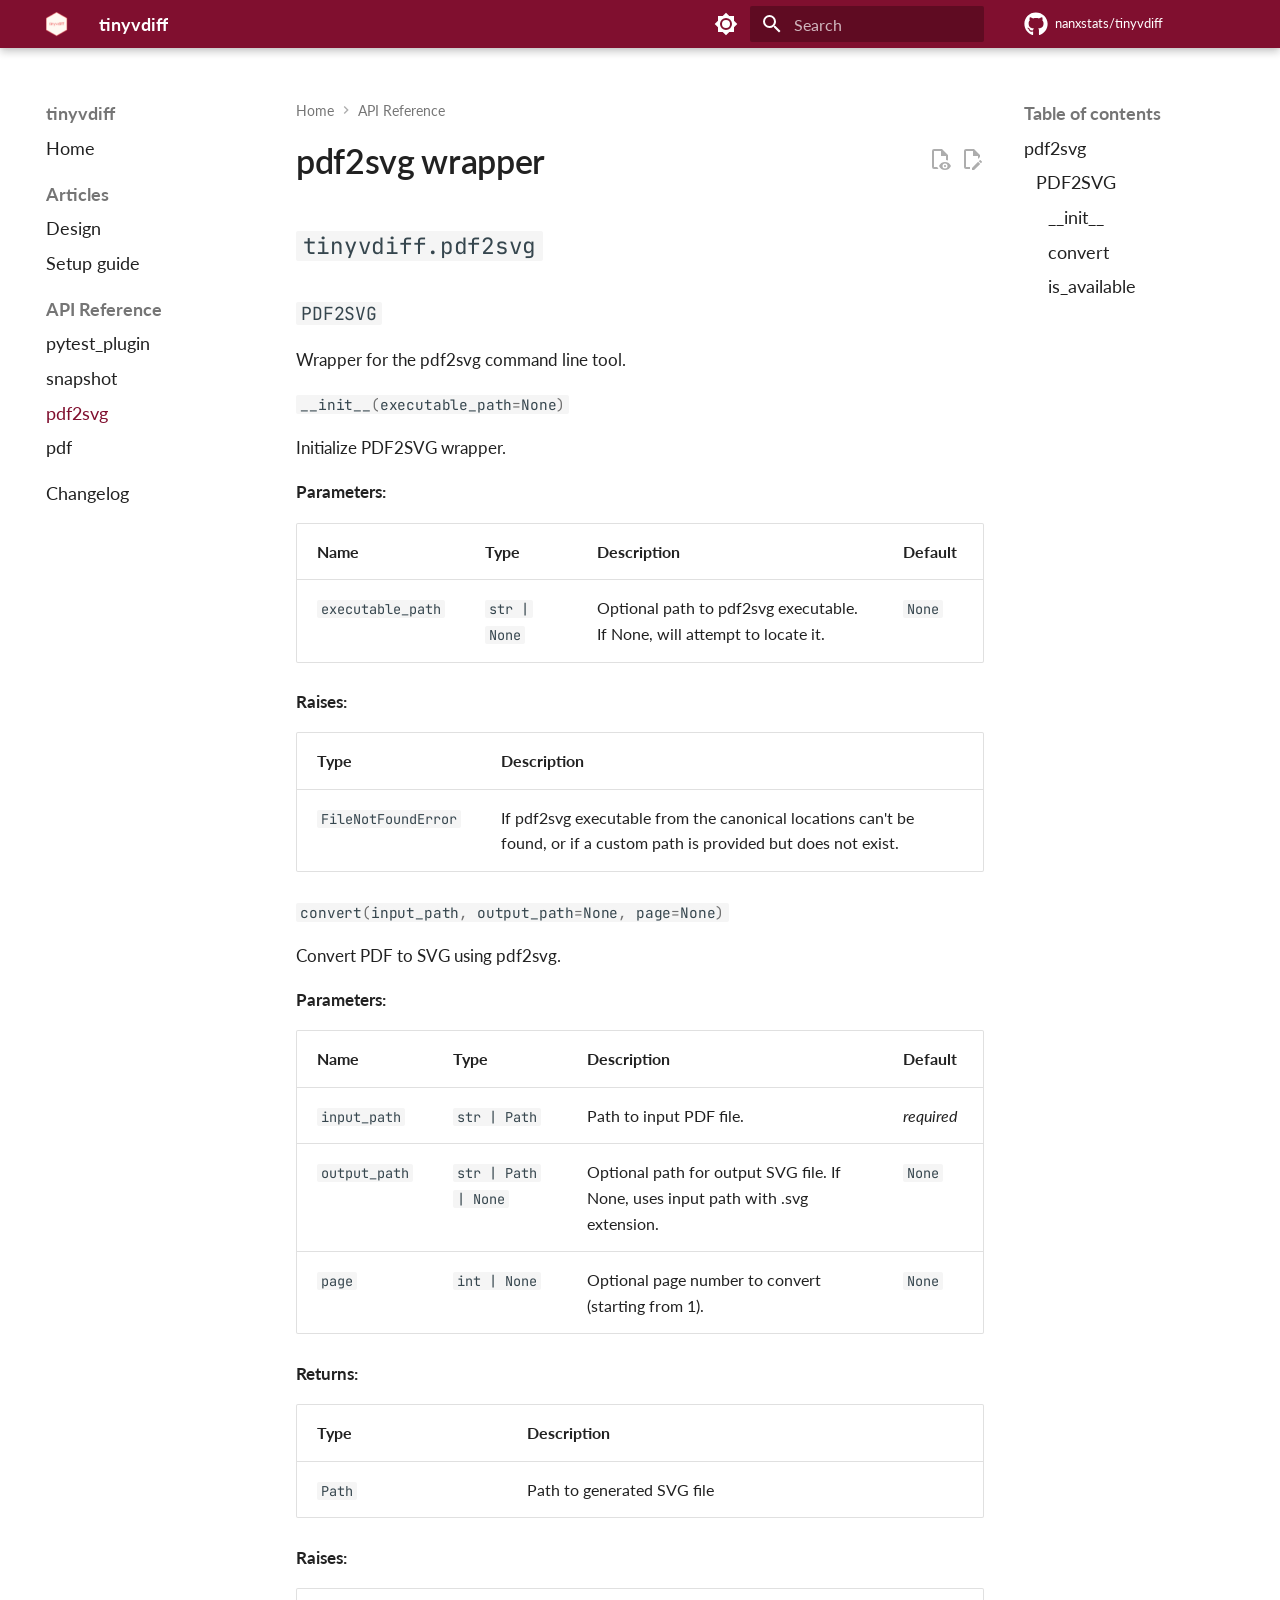
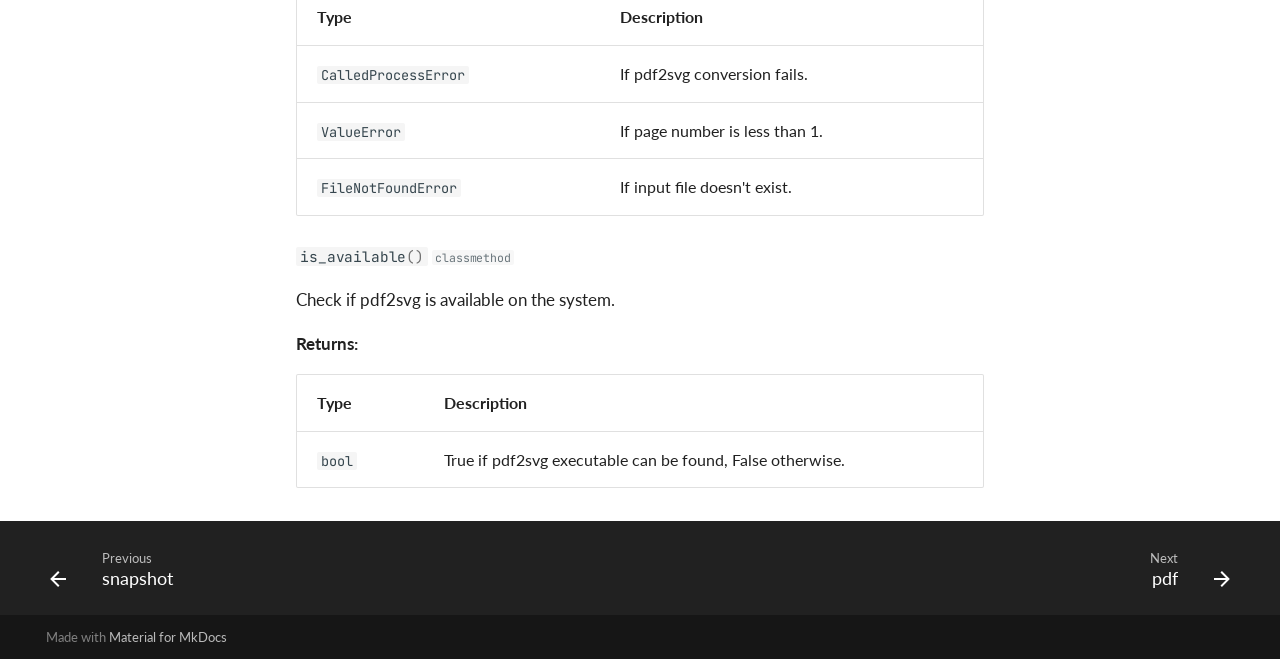
<file: reference/pdf2svg/index.html>
<!doctype html>
<html lang="en" class="no-js">
  <head>
    
      <meta charset="utf-8">
      <meta name="viewport" content="width=device-width,initial-scale=1">
      
      
      
        <link rel="canonical" href="https://nanx.me/tinyvdiff/reference/pdf2svg/">
      
      
        <link rel="prev" href="../snapshot/">
      
      
        <link rel="next" href="../pdf/">
      
      
        
      
      
      <link rel="icon" href="../../assets/favicon.png">
      <meta name="generator" content="mkdocs-1.6.1, mkdocs-material-9.7.0">
    
    
      
        <title>pdf2svg - tinyvdiff</title>
      
    
    
      <link rel="stylesheet" href="../../assets/stylesheets/main.618322db.min.css">
      
        
        <link rel="stylesheet" href="../../assets/stylesheets/palette.ab4e12ef.min.css">
      
      


    
    
      
    
    
      
        
        
        <link rel="preconnect" href="https://fonts.gstatic.com" crossorigin>
        <link rel="stylesheet" href="https://fonts.googleapis.com/css?family=Lato:300,300i,400,400i,700,700i%7CJetBrains+Mono:400,400i,700,700i&display=fallback">
        <style>:root{--md-text-font:"Lato";--md-code-font:"JetBrains Mono"}</style>
      
    
    
      <link rel="stylesheet" href="../../assets/_mkdocstrings.css">
    
      <link rel="stylesheet" href="../../stylesheets/extra.css">
    
    <script>__md_scope=new URL("../..",location),__md_hash=e=>[...e].reduce(((e,_)=>(e<<5)-e+_.charCodeAt(0)),0),__md_get=(e,_=localStorage,t=__md_scope)=>JSON.parse(_.getItem(t.pathname+"."+e)),__md_set=(e,_,t=localStorage,a=__md_scope)=>{try{t.setItem(a.pathname+"."+e,JSON.stringify(_))}catch(e){}}</script>
    
      

    
    
  </head>
  
  
    
    
      
    
    
    
    
    <body dir="ltr" data-md-color-scheme="default" data-md-color-primary="custom" data-md-color-accent="custom">
  
    
    <input class="md-toggle" data-md-toggle="drawer" type="checkbox" id="__drawer" autocomplete="off">
    <input class="md-toggle" data-md-toggle="search" type="checkbox" id="__search" autocomplete="off">
    <label class="md-overlay" for="__drawer"></label>
    <div data-md-component="skip">
      
        
        <a href="#pdf2svg-wrapper" class="md-skip">
          Skip to content
        </a>
      
    </div>
    <div data-md-component="announce">
      
    </div>
    
    
      

  

<header class="md-header md-header--shadow" data-md-component="header">
  <nav class="md-header__inner md-grid" aria-label="Header">
    <a href="../.." title="tinyvdiff" class="md-header__button md-logo" aria-label="tinyvdiff" data-md-component="logo">
      
  <img src="../../assets/logo.png" alt="logo">

    </a>
    <label class="md-header__button md-icon" for="__drawer">
      
      <svg xmlns="http://www.w3.org/2000/svg" viewBox="0 0 24 24"><path d="M3 6h18v2H3zm0 5h18v2H3zm0 5h18v2H3z"/></svg>
    </label>
    <div class="md-header__title" data-md-component="header-title">
      <div class="md-header__ellipsis">
        <div class="md-header__topic">
          <span class="md-ellipsis">
            tinyvdiff
          </span>
        </div>
        <div class="md-header__topic" data-md-component="header-topic">
          <span class="md-ellipsis">
            
              pdf2svg
            
          </span>
        </div>
      </div>
    </div>
    
      
        <form class="md-header__option" data-md-component="palette">
  
    
    
    
    <input class="md-option" data-md-color-media="(prefers-color-scheme: light)" data-md-color-scheme="default" data-md-color-primary="custom" data-md-color-accent="custom"  aria-label="Switch to dark mode"  type="radio" name="__palette" id="__palette_0">
    
      <label class="md-header__button md-icon" title="Switch to dark mode" for="__palette_1" hidden>
        <svg xmlns="http://www.w3.org/2000/svg" viewBox="0 0 24 24"><path d="M12 8a4 4 0 0 0-4 4 4 4 0 0 0 4 4 4 4 0 0 0 4-4 4 4 0 0 0-4-4m0 10a6 6 0 0 1-6-6 6 6 0 0 1 6-6 6 6 0 0 1 6 6 6 6 0 0 1-6 6m8-9.31V4h-4.69L12 .69 8.69 4H4v4.69L.69 12 4 15.31V20h4.69L12 23.31 15.31 20H20v-4.69L23.31 12z"/></svg>
      </label>
    
  
    
    
    
    <input class="md-option" data-md-color-media="(prefers-color-scheme: dark)" data-md-color-scheme="slate" data-md-color-primary="custom" data-md-color-accent="custom"  aria-label="Switch to light mode"  type="radio" name="__palette" id="__palette_1">
    
      <label class="md-header__button md-icon" title="Switch to light mode" for="__palette_0" hidden>
        <svg xmlns="http://www.w3.org/2000/svg" viewBox="0 0 24 24"><path d="M12 18c-.89 0-1.74-.2-2.5-.55C11.56 16.5 13 14.42 13 12s-1.44-4.5-3.5-5.45C10.26 6.2 11.11 6 12 6a6 6 0 0 1 6 6 6 6 0 0 1-6 6m8-9.31V4h-4.69L12 .69 8.69 4H4v4.69L.69 12 4 15.31V20h4.69L12 23.31 15.31 20H20v-4.69L23.31 12z"/></svg>
      </label>
    
  
</form>
      
    
    
      <script>var palette=__md_get("__palette");if(palette&&palette.color){if("(prefers-color-scheme)"===palette.color.media){var media=matchMedia("(prefers-color-scheme: light)"),input=document.querySelector(media.matches?"[data-md-color-media='(prefers-color-scheme: light)']":"[data-md-color-media='(prefers-color-scheme: dark)']");palette.color.media=input.getAttribute("data-md-color-media"),palette.color.scheme=input.getAttribute("data-md-color-scheme"),palette.color.primary=input.getAttribute("data-md-color-primary"),palette.color.accent=input.getAttribute("data-md-color-accent")}for(var[key,value]of Object.entries(palette.color))document.body.setAttribute("data-md-color-"+key,value)}</script>
    
    
    
      
      
        <label class="md-header__button md-icon" for="__search">
          
          <svg xmlns="http://www.w3.org/2000/svg" viewBox="0 0 24 24"><path d="M9.5 3A6.5 6.5 0 0 1 16 9.5c0 1.61-.59 3.09-1.56 4.23l.27.27h.79l5 5-1.5 1.5-5-5v-.79l-.27-.27A6.52 6.52 0 0 1 9.5 16 6.5 6.5 0 0 1 3 9.5 6.5 6.5 0 0 1 9.5 3m0 2C7 5 5 7 5 9.5S7 14 9.5 14 14 12 14 9.5 12 5 9.5 5"/></svg>
        </label>
        <div class="md-search" data-md-component="search" role="dialog">
  <label class="md-search__overlay" for="__search"></label>
  <div class="md-search__inner" role="search">
    <form class="md-search__form" name="search">
      <input type="text" class="md-search__input" name="query" aria-label="Search" placeholder="Search" autocapitalize="off" autocorrect="off" autocomplete="off" spellcheck="false" data-md-component="search-query" required>
      <label class="md-search__icon md-icon" for="__search">
        
        <svg xmlns="http://www.w3.org/2000/svg" viewBox="0 0 24 24"><path d="M9.5 3A6.5 6.5 0 0 1 16 9.5c0 1.61-.59 3.09-1.56 4.23l.27.27h.79l5 5-1.5 1.5-5-5v-.79l-.27-.27A6.52 6.52 0 0 1 9.5 16 6.5 6.5 0 0 1 3 9.5 6.5 6.5 0 0 1 9.5 3m0 2C7 5 5 7 5 9.5S7 14 9.5 14 14 12 14 9.5 12 5 9.5 5"/></svg>
        
        <svg xmlns="http://www.w3.org/2000/svg" viewBox="0 0 24 24"><path d="M20 11v2H8l5.5 5.5-1.42 1.42L4.16 12l7.92-7.92L13.5 5.5 8 11z"/></svg>
      </label>
      <nav class="md-search__options" aria-label="Search">
        
        <button type="reset" class="md-search__icon md-icon" title="Clear" aria-label="Clear" tabindex="-1">
          
          <svg xmlns="http://www.w3.org/2000/svg" viewBox="0 0 24 24"><path d="M19 6.41 17.59 5 12 10.59 6.41 5 5 6.41 10.59 12 5 17.59 6.41 19 12 13.41 17.59 19 19 17.59 13.41 12z"/></svg>
        </button>
      </nav>
      
        <div class="md-search__suggest" data-md-component="search-suggest"></div>
      
    </form>
    <div class="md-search__output">
      <div class="md-search__scrollwrap" tabindex="0" data-md-scrollfix>
        <div class="md-search-result" data-md-component="search-result">
          <div class="md-search-result__meta">
            Initializing search
          </div>
          <ol class="md-search-result__list" role="presentation"></ol>
        </div>
      </div>
    </div>
  </div>
</div>
      
    
    
      <div class="md-header__source">
        <a href="https://github.com/nanxstats/tinyvdiff" title="Go to repository" class="md-source" data-md-component="source">
  <div class="md-source__icon md-icon">
    
    <svg xmlns="http://www.w3.org/2000/svg" viewBox="0 0 512 512"><!--! Font Awesome Free 7.1.0 by @fontawesome - https://fontawesome.com License - https://fontawesome.com/license/free (Icons: CC BY 4.0, Fonts: SIL OFL 1.1, Code: MIT License) Copyright 2025 Fonticons, Inc.--><path d="M173.9 397.4c0 2-2.3 3.6-5.2 3.6-3.3.3-5.6-1.3-5.6-3.6 0-2 2.3-3.6 5.2-3.6 3-.3 5.6 1.3 5.6 3.6m-31.1-4.5c-.7 2 1.3 4.3 4.3 4.9 2.6 1 5.6 0 6.2-2s-1.3-4.3-4.3-5.2c-2.6-.7-5.5.3-6.2 2.3m44.2-1.7c-2.9.7-4.9 2.6-4.6 4.9.3 2 2.9 3.3 5.9 2.6 2.9-.7 4.9-2.6 4.6-4.6-.3-1.9-3-3.2-5.9-2.9M252.8 8C114.1 8 8 113.3 8 252c0 110.9 69.8 205.8 169.5 239.2 12.8 2.3 17.3-5.6 17.3-12.1 0-6.2-.3-40.4-.3-61.4 0 0-70 15-84.7-29.8 0 0-11.4-29.1-27.8-36.6 0 0-22.9-15.7 1.6-15.4 0 0 24.9 2 38.6 25.8 21.9 38.6 58.6 27.5 72.9 20.9 2.3-16 8.8-27.1 16-33.7-55.9-6.2-112.3-14.3-112.3-110.5 0-27.5 7.6-41.3 23.6-58.9-2.6-6.5-11.1-33.3 2.6-67.9 20.9-6.5 69 27 69 27 20-5.6 41.5-8.5 62.8-8.5s42.8 2.9 62.8 8.5c0 0 48.1-33.6 69-27 13.7 34.7 5.2 61.4 2.6 67.9 16 17.7 25.8 31.5 25.8 58.9 0 96.5-58.9 104.2-114.8 110.5 9.2 7.9 17 22.9 17 46.4 0 33.7-.3 75.4-.3 83.6 0 6.5 4.6 14.4 17.3 12.1C436.2 457.8 504 362.9 504 252 504 113.3 391.5 8 252.8 8M105.2 352.9c-1.3 1-1 3.3.7 5.2 1.6 1.6 3.9 2.3 5.2 1 1.3-1 1-3.3-.7-5.2-1.6-1.6-3.9-2.3-5.2-1m-10.8-8.1c-.7 1.3.3 2.9 2.3 3.9 1.6 1 3.6.7 4.3-.7.7-1.3-.3-2.9-2.3-3.9-2-.6-3.6-.3-4.3.7m32.4 35.6c-1.6 1.3-1 4.3 1.3 6.2 2.3 2.3 5.2 2.6 6.5 1 1.3-1.3.7-4.3-1.3-6.2-2.2-2.3-5.2-2.6-6.5-1m-11.4-14.7c-1.6 1-1.6 3.6 0 5.9s4.3 3.3 5.6 2.3c1.6-1.3 1.6-3.9 0-6.2-1.4-2.3-4-3.3-5.6-2"/></svg>
  </div>
  <div class="md-source__repository">
    nanxstats/tinyvdiff
  </div>
</a>
      </div>
    
  </nav>
  
</header>
    
    <div class="md-container" data-md-component="container">
      
      
        
          
        
      
      <main class="md-main" data-md-component="main">
        <div class="md-main__inner md-grid">
          
            
              
              <div class="md-sidebar md-sidebar--primary" data-md-component="sidebar" data-md-type="navigation" >
                <div class="md-sidebar__scrollwrap">
                  <div class="md-sidebar__inner">
                    



<nav class="md-nav md-nav--primary" aria-label="Navigation" data-md-level="0">
  <label class="md-nav__title" for="__drawer">
    <a href="../.." title="tinyvdiff" class="md-nav__button md-logo" aria-label="tinyvdiff" data-md-component="logo">
      
  <img src="../../assets/logo.png" alt="logo">

    </a>
    tinyvdiff
  </label>
  
    <div class="md-nav__source">
      <a href="https://github.com/nanxstats/tinyvdiff" title="Go to repository" class="md-source" data-md-component="source">
  <div class="md-source__icon md-icon">
    
    <svg xmlns="http://www.w3.org/2000/svg" viewBox="0 0 512 512"><!--! Font Awesome Free 7.1.0 by @fontawesome - https://fontawesome.com License - https://fontawesome.com/license/free (Icons: CC BY 4.0, Fonts: SIL OFL 1.1, Code: MIT License) Copyright 2025 Fonticons, Inc.--><path d="M173.9 397.4c0 2-2.3 3.6-5.2 3.6-3.3.3-5.6-1.3-5.6-3.6 0-2 2.3-3.6 5.2-3.6 3-.3 5.6 1.3 5.6 3.6m-31.1-4.5c-.7 2 1.3 4.3 4.3 4.9 2.6 1 5.6 0 6.2-2s-1.3-4.3-4.3-5.2c-2.6-.7-5.5.3-6.2 2.3m44.2-1.7c-2.9.7-4.9 2.6-4.6 4.9.3 2 2.9 3.3 5.9 2.6 2.9-.7 4.9-2.6 4.6-4.6-.3-1.9-3-3.2-5.9-2.9M252.8 8C114.1 8 8 113.3 8 252c0 110.9 69.8 205.8 169.5 239.2 12.8 2.3 17.3-5.6 17.3-12.1 0-6.2-.3-40.4-.3-61.4 0 0-70 15-84.7-29.8 0 0-11.4-29.1-27.8-36.6 0 0-22.9-15.7 1.6-15.4 0 0 24.9 2 38.6 25.8 21.9 38.6 58.6 27.5 72.9 20.9 2.3-16 8.8-27.1 16-33.7-55.9-6.2-112.3-14.3-112.3-110.5 0-27.5 7.6-41.3 23.6-58.9-2.6-6.5-11.1-33.3 2.6-67.9 20.9-6.5 69 27 69 27 20-5.6 41.5-8.5 62.8-8.5s42.8 2.9 62.8 8.5c0 0 48.1-33.6 69-27 13.7 34.7 5.2 61.4 2.6 67.9 16 17.7 25.8 31.5 25.8 58.9 0 96.5-58.9 104.2-114.8 110.5 9.2 7.9 17 22.9 17 46.4 0 33.7-.3 75.4-.3 83.6 0 6.5 4.6 14.4 17.3 12.1C436.2 457.8 504 362.9 504 252 504 113.3 391.5 8 252.8 8M105.2 352.9c-1.3 1-1 3.3.7 5.2 1.6 1.6 3.9 2.3 5.2 1 1.3-1 1-3.3-.7-5.2-1.6-1.6-3.9-2.3-5.2-1m-10.8-8.1c-.7 1.3.3 2.9 2.3 3.9 1.6 1 3.6.7 4.3-.7.7-1.3-.3-2.9-2.3-3.9-2-.6-3.6-.3-4.3.7m32.4 35.6c-1.6 1.3-1 4.3 1.3 6.2 2.3 2.3 5.2 2.6 6.5 1 1.3-1.3.7-4.3-1.3-6.2-2.2-2.3-5.2-2.6-6.5-1m-11.4-14.7c-1.6 1-1.6 3.6 0 5.9s4.3 3.3 5.6 2.3c1.6-1.3 1.6-3.9 0-6.2-1.4-2.3-4-3.3-5.6-2"/></svg>
  </div>
  <div class="md-source__repository">
    nanxstats/tinyvdiff
  </div>
</a>
    </div>
  
  <ul class="md-nav__list" data-md-scrollfix>
    
      
      
  
  
  
  
    <li class="md-nav__item">
      <a href="../.." class="md-nav__link">
        
  
  
  <span class="md-ellipsis">
    
  
    Home
  

    
  </span>
  
  

      </a>
    </li>
  

    
      
      
  
  
  
  
    
    
      
        
      
        
      
    
    
    
      
        
        
      
    
    
    <li class="md-nav__item md-nav__item--section md-nav__item--nested">
      
        
        
          
        
        <input class="md-nav__toggle md-toggle md-toggle--indeterminate" type="checkbox" id="__nav_2" >
        
          
          <label class="md-nav__link" for="__nav_2" id="__nav_2_label" tabindex="">
            
  
  
  <span class="md-ellipsis">
    
  
    Articles
  

    
  </span>
  
  

            <span class="md-nav__icon md-icon"></span>
          </label>
        
        <nav class="md-nav" data-md-level="1" aria-labelledby="__nav_2_label" aria-expanded="false">
          <label class="md-nav__title" for="__nav_2">
            <span class="md-nav__icon md-icon"></span>
            
  
    Articles
  

          </label>
          <ul class="md-nav__list" data-md-scrollfix>
            
              
                
  
  
  
  
    <li class="md-nav__item">
      <a href="../../articles/design/" class="md-nav__link">
        
  
  
  <span class="md-ellipsis">
    
  
    Design
  

    
  </span>
  
  

      </a>
    </li>
  

              
            
              
                
  
  
  
  
    <li class="md-nav__item">
      <a href="../../articles/setup/" class="md-nav__link">
        
  
  
  <span class="md-ellipsis">
    
  
    Setup guide
  

    
  </span>
  
  

      </a>
    </li>
  

              
            
          </ul>
        </nav>
      
    </li>
  

    
      
      
  
  
    
  
  
  
    
    
      
        
      
        
      
        
      
        
      
    
    
    
      
        
        
      
    
    
    <li class="md-nav__item md-nav__item--active md-nav__item--section md-nav__item--nested">
      
        
        
        <input class="md-nav__toggle md-toggle " type="checkbox" id="__nav_3" checked>
        
          
          <label class="md-nav__link" for="__nav_3" id="__nav_3_label" tabindex="">
            
  
  
  <span class="md-ellipsis">
    
  
    API Reference
  

    
  </span>
  
  

            <span class="md-nav__icon md-icon"></span>
          </label>
        
        <nav class="md-nav" data-md-level="1" aria-labelledby="__nav_3_label" aria-expanded="true">
          <label class="md-nav__title" for="__nav_3">
            <span class="md-nav__icon md-icon"></span>
            
  
    API Reference
  

          </label>
          <ul class="md-nav__list" data-md-scrollfix>
            
              
                
  
  
  
  
    <li class="md-nav__item">
      <a href="../pytest_plugin/" class="md-nav__link">
        
  
  
  <span class="md-ellipsis">
    
  
    pytest_plugin
  

    
  </span>
  
  

      </a>
    </li>
  

              
            
              
                
  
  
  
  
    <li class="md-nav__item">
      <a href="../snapshot/" class="md-nav__link">
        
  
  
  <span class="md-ellipsis">
    
  
    snapshot
  

    
  </span>
  
  

      </a>
    </li>
  

              
            
              
                
  
  
    
  
  
  
    <li class="md-nav__item md-nav__item--active">
      
      <input class="md-nav__toggle md-toggle" type="checkbox" id="__toc">
      
      
        
      
      
        <label class="md-nav__link md-nav__link--active" for="__toc">
          
  
  
  <span class="md-ellipsis">
    
  
    pdf2svg
  

    
  </span>
  
  

          <span class="md-nav__icon md-icon"></span>
        </label>
      
      <a href="./" class="md-nav__link md-nav__link--active">
        
  
  
  <span class="md-ellipsis">
    
  
    pdf2svg
  

    
  </span>
  
  

      </a>
      
        

<nav class="md-nav md-nav--secondary" aria-label="Table of contents">
  
  
  
    
  
  
    <label class="md-nav__title" for="__toc">
      <span class="md-nav__icon md-icon"></span>
      Table of contents
    </label>
    <ul class="md-nav__list" data-md-component="toc" data-md-scrollfix>
      
        <li class="md-nav__item">
  <a href="#tinyvdiff.pdf2svg" class="md-nav__link">
    <span class="md-ellipsis">
      
        pdf2svg
      
    </span>
  </a>
  
    <nav class="md-nav" aria-label="pdf2svg">
      <ul class="md-nav__list">
        
          <li class="md-nav__item">
  <a href="#tinyvdiff.pdf2svg.PDF2SVG" class="md-nav__link">
    <span class="md-ellipsis">
      
        PDF2SVG
      
    </span>
  </a>
  
    <nav class="md-nav" aria-label="PDF2SVG">
      <ul class="md-nav__list">
        
          <li class="md-nav__item">
  <a href="#tinyvdiff.pdf2svg.PDF2SVG.__init__" class="md-nav__link">
    <span class="md-ellipsis">
      
        __init__
      
    </span>
  </a>
  
</li>
        
          <li class="md-nav__item">
  <a href="#tinyvdiff.pdf2svg.PDF2SVG.convert" class="md-nav__link">
    <span class="md-ellipsis">
      
        convert
      
    </span>
  </a>
  
</li>
        
          <li class="md-nav__item">
  <a href="#tinyvdiff.pdf2svg.PDF2SVG.is_available" class="md-nav__link">
    <span class="md-ellipsis">
      
        is_available
      
    </span>
  </a>
  
</li>
        
      </ul>
    </nav>
  
</li>
        
      </ul>
    </nav>
  
</li>
      
    </ul>
  
</nav>
      
    </li>
  

              
            
              
                
  
  
  
  
    <li class="md-nav__item">
      <a href="../pdf/" class="md-nav__link">
        
  
  
  <span class="md-ellipsis">
    
  
    pdf
  

    
  </span>
  
  

      </a>
    </li>
  

              
            
          </ul>
        </nav>
      
    </li>
  

    
      
      
  
  
  
  
    <li class="md-nav__item">
      <a href="../../changelog/" class="md-nav__link">
        
  
  
  <span class="md-ellipsis">
    
  
    Changelog
  

    
  </span>
  
  

      </a>
    </li>
  

    
  </ul>
</nav>
                  </div>
                </div>
              </div>
            
            
              
              <div class="md-sidebar md-sidebar--secondary" data-md-component="sidebar" data-md-type="toc" >
                <div class="md-sidebar__scrollwrap">
                  <div class="md-sidebar__inner">
                    

<nav class="md-nav md-nav--secondary" aria-label="Table of contents">
  
  
  
    
  
  
    <label class="md-nav__title" for="__toc">
      <span class="md-nav__icon md-icon"></span>
      Table of contents
    </label>
    <ul class="md-nav__list" data-md-component="toc" data-md-scrollfix>
      
        <li class="md-nav__item">
  <a href="#tinyvdiff.pdf2svg" class="md-nav__link">
    <span class="md-ellipsis">
      
        pdf2svg
      
    </span>
  </a>
  
    <nav class="md-nav" aria-label="pdf2svg">
      <ul class="md-nav__list">
        
          <li class="md-nav__item">
  <a href="#tinyvdiff.pdf2svg.PDF2SVG" class="md-nav__link">
    <span class="md-ellipsis">
      
        PDF2SVG
      
    </span>
  </a>
  
    <nav class="md-nav" aria-label="PDF2SVG">
      <ul class="md-nav__list">
        
          <li class="md-nav__item">
  <a href="#tinyvdiff.pdf2svg.PDF2SVG.__init__" class="md-nav__link">
    <span class="md-ellipsis">
      
        __init__
      
    </span>
  </a>
  
</li>
        
          <li class="md-nav__item">
  <a href="#tinyvdiff.pdf2svg.PDF2SVG.convert" class="md-nav__link">
    <span class="md-ellipsis">
      
        convert
      
    </span>
  </a>
  
</li>
        
          <li class="md-nav__item">
  <a href="#tinyvdiff.pdf2svg.PDF2SVG.is_available" class="md-nav__link">
    <span class="md-ellipsis">
      
        is_available
      
    </span>
  </a>
  
</li>
        
      </ul>
    </nav>
  
</li>
        
      </ul>
    </nav>
  
</li>
      
    </ul>
  
</nav>
                  </div>
                </div>
              </div>
            
          
          
            <div class="md-content" data-md-component="content">
              
                



  


  <nav class="md-path" aria-label="Navigation" >
    <ol class="md-path__list">
      
        
  
  
    <li class="md-path__item">
      <a href="../.." class="md-path__link">
        
  <span class="md-ellipsis">
    Home
  </span>

      </a>
    </li>
  

      
      
        
  
  
    
    
      <li class="md-path__item">
        <a href="../pytest_plugin/" class="md-path__link">
          
  <span class="md-ellipsis">
    API Reference
  </span>

        </a>
      </li>
    
  

      
    </ol>
  </nav>

              
              <article class="md-content__inner md-typeset">
                
                  


  
    <a href="https://github.com/nanxstats/tinyvdiff/edit/main/docs/reference/pdf2svg.md" title="Edit this page" class="md-content__button md-icon" rel="edit">
      
      <svg xmlns="http://www.w3.org/2000/svg" viewBox="0 0 24 24"><path d="M10 20H6V4h7v5h5v3.1l2-2V8l-6-6H6c-1.1 0-2 .9-2 2v16c0 1.1.9 2 2 2h4zm10.2-7c.1 0 .3.1.4.2l1.3 1.3c.2.2.2.6 0 .8l-1 1-2.1-2.1 1-1c.1-.1.2-.2.4-.2m0 3.9L14.1 23H12v-2.1l6.1-6.1z"/></svg>
    </a>
  
  
    
      
    
    <a href="https://github.com/nanxstats/tinyvdiff/raw/main/docs/reference/pdf2svg.md" title="View source of this page" class="md-content__button md-icon">
      
      <svg xmlns="http://www.w3.org/2000/svg" viewBox="0 0 24 24"><path d="M17 18c.56 0 1 .44 1 1s-.44 1-1 1-1-.44-1-1 .44-1 1-1m0-3c-2.73 0-5.06 1.66-6 4 .94 2.34 3.27 4 6 4s5.06-1.66 6-4c-.94-2.34-3.27-4-6-4m0 6.5a2.5 2.5 0 0 1-2.5-2.5 2.5 2.5 0 0 1 2.5-2.5 2.5 2.5 0 0 1 2.5 2.5 2.5 2.5 0 0 1-2.5 2.5M9.27 20H6V4h7v5h5v4.07c.7.08 1.36.25 2 .49V8l-6-6H6a2 2 0 0 0-2 2v16a2 2 0 0 0 2 2h4.5a8.2 8.2 0 0 1-1.23-2"/></svg>
    </a>
  


<h1 id="pdf2svg-wrapper">pdf2svg wrapper<a class="headerlink" href="#pdf2svg-wrapper" title="Permanent link">&para;</a></h1>


<div class="doc doc-object doc-module">



<h2 id="tinyvdiff.pdf2svg" class="doc doc-heading">
            <code>tinyvdiff.pdf2svg</code>


<a href="#tinyvdiff.pdf2svg" class="headerlink" title="Permanent link">&para;</a></h2>

    <div class="doc doc-contents first">










  <div class="doc doc-children">









<div class="doc doc-object doc-class">



<h3 id="tinyvdiff.pdf2svg.PDF2SVG" class="doc doc-heading">
            <code>PDF2SVG</code>


<a href="#tinyvdiff.pdf2svg.PDF2SVG" class="headerlink" title="Permanent link">&para;</a></h3>


    <div class="doc doc-contents ">



        <p>Wrapper for the pdf2svg command line tool.</p>











  <div class="doc doc-children">










<div class="doc doc-object doc-function">


<h4 id="tinyvdiff.pdf2svg.PDF2SVG.__init__" class="doc doc-heading">
            <code class="highlight language-python"><span class="fm">__init__</span><span class="p">(</span><span class="n">executable_path</span><span class="o">=</span><span class="kc">None</span><span class="p">)</span></code>

<a href="#tinyvdiff.pdf2svg.PDF2SVG.__init__" class="headerlink" title="Permanent link">&para;</a></h4>


    <div class="doc doc-contents ">

        <p>Initialize PDF2SVG wrapper.</p>


<p><span class="doc-section-title">Parameters:</span></p>
    <table>
      <thead>
        <tr>
          <th>Name</th>
          <th>Type</th>
          <th>Description</th>
          <th>Default</th>
        </tr>
      </thead>
      <tbody>
          <tr class="doc-section-item">
            <td>
                <code>executable_path</code>
            </td>
            <td>
                  <code><span title="str">str</span> | None</code>
            </td>
            <td>
              <div class="doc-md-description">
                <p>Optional path to pdf2svg executable.
If None, will attempt to locate it.</p>
              </div>
            </td>
            <td>
                  <code>None</code>
            </td>
          </tr>
      </tbody>
    </table>


<p><span class="doc-section-title">Raises:</span></p>
    <table>
      <thead>
        <tr>
          <th>Type</th>
          <th>Description</th>
        </tr>
      </thead>
      <tbody>
          <tr class="doc-section-item">
            <td>
                  <code><span title="FileNotFoundError">FileNotFoundError</span></code>
            </td>
            <td>
              <div class="doc-md-description">
                <p>If pdf2svg executable from the canonical
locations can't be found, or if a custom path is provided
but does not exist.</p>
              </div>
            </td>
          </tr>
      </tbody>
    </table>


    </div>

</div>

<div class="doc doc-object doc-function">


<h4 id="tinyvdiff.pdf2svg.PDF2SVG.convert" class="doc doc-heading">
            <code class="highlight language-python"><span class="n">convert</span><span class="p">(</span><span class="n">input_path</span><span class="p">,</span> <span class="n">output_path</span><span class="o">=</span><span class="kc">None</span><span class="p">,</span> <span class="n">page</span><span class="o">=</span><span class="kc">None</span><span class="p">)</span></code>

<a href="#tinyvdiff.pdf2svg.PDF2SVG.convert" class="headerlink" title="Permanent link">&para;</a></h4>


    <div class="doc doc-contents ">

        <p>Convert PDF to SVG using pdf2svg.</p>


<p><span class="doc-section-title">Parameters:</span></p>
    <table>
      <thead>
        <tr>
          <th>Name</th>
          <th>Type</th>
          <th>Description</th>
          <th>Default</th>
        </tr>
      </thead>
      <tbody>
          <tr class="doc-section-item">
            <td>
                <code>input_path</code>
            </td>
            <td>
                  <code><span title="str">str</span> | <span title="pathlib.Path">Path</span></code>
            </td>
            <td>
              <div class="doc-md-description">
                <p>Path to input PDF file.</p>
              </div>
            </td>
            <td>
                <em>required</em>
            </td>
          </tr>
          <tr class="doc-section-item">
            <td>
                <code>output_path</code>
            </td>
            <td>
                  <code><span title="str">str</span> | <span title="pathlib.Path">Path</span> | None</code>
            </td>
            <td>
              <div class="doc-md-description">
                <p>Optional path for output SVG file.
If None, uses input path with .svg extension.</p>
              </div>
            </td>
            <td>
                  <code>None</code>
            </td>
          </tr>
          <tr class="doc-section-item">
            <td>
                <code>page</code>
            </td>
            <td>
                  <code><span title="int">int</span> | None</code>
            </td>
            <td>
              <div class="doc-md-description">
                <p>Optional page number to convert (starting from 1).</p>
              </div>
            </td>
            <td>
                  <code>None</code>
            </td>
          </tr>
      </tbody>
    </table>


    <p><span class="doc-section-title">Returns:</span></p>
    <table>
      <thead>
        <tr>
          <th>Type</th>
          <th>Description</th>
        </tr>
      </thead>
      <tbody>
          <tr class="doc-section-item">
            <td>
                  <code><span title="pathlib.Path">Path</span></code>
            </td>
            <td>
              <div class="doc-md-description">
                <p>Path to generated SVG file</p>
              </div>
            </td>
          </tr>
      </tbody>
    </table>


<p><span class="doc-section-title">Raises:</span></p>
    <table>
      <thead>
        <tr>
          <th>Type</th>
          <th>Description</th>
        </tr>
      </thead>
      <tbody>
          <tr class="doc-section-item">
            <td>
                  <code><span title="subprocess.CalledProcessError">CalledProcessError</span></code>
            </td>
            <td>
              <div class="doc-md-description">
                <p>If pdf2svg conversion fails.</p>
              </div>
            </td>
          </tr>
          <tr class="doc-section-item">
            <td>
                  <code><span title="ValueError">ValueError</span></code>
            </td>
            <td>
              <div class="doc-md-description">
                <p>If page number is less than 1.</p>
              </div>
            </td>
          </tr>
          <tr class="doc-section-item">
            <td>
                  <code><span title="FileNotFoundError">FileNotFoundError</span></code>
            </td>
            <td>
              <div class="doc-md-description">
                <p>If input file doesn't exist.</p>
              </div>
            </td>
          </tr>
      </tbody>
    </table>


    </div>

</div>

<div class="doc doc-object doc-function">


<h4 id="tinyvdiff.pdf2svg.PDF2SVG.is_available" class="doc doc-heading">
            <code class="highlight language-python"><span class="n">is_available</span><span class="p">()</span></code>

  <span class="doc doc-labels">
      <small class="doc doc-label doc-label-classmethod"><code>classmethod</code></small>
  </span>

<a href="#tinyvdiff.pdf2svg.PDF2SVG.is_available" class="headerlink" title="Permanent link">&para;</a></h4>


    <div class="doc doc-contents ">

        <p>Check if pdf2svg is available on the system.</p>


    <p><span class="doc-section-title">Returns:</span></p>
    <table>
      <thead>
        <tr>
          <th>Type</th>
          <th>Description</th>
        </tr>
      </thead>
      <tbody>
          <tr class="doc-section-item">
            <td>
                  <code><span title="bool">bool</span></code>
            </td>
            <td>
              <div class="doc-md-description">
                <p>True if pdf2svg executable can be found, False otherwise.</p>
              </div>
            </td>
          </tr>
      </tbody>
    </table>


    </div>

</div>



  </div>

    </div>

</div>




  </div>

    </div>

</div>












                
              </article>
            </div>
          
          
<script>var target=document.getElementById(location.hash.slice(1));target&&target.name&&(target.checked=target.name.startsWith("__tabbed_"))</script>
        </div>
        
          <button type="button" class="md-top md-icon" data-md-component="top" hidden>
  
  <svg xmlns="http://www.w3.org/2000/svg" viewBox="0 0 24 24"><path d="M13 20h-2V8l-5.5 5.5-1.42-1.42L12 4.16l7.92 7.92-1.42 1.42L13 8z"/></svg>
  Back to top
</button>
        
      </main>
      
        <footer class="md-footer">
  
    
      
      <nav class="md-footer__inner md-grid" aria-label="Footer" >
        
          
          <a href="../snapshot/" class="md-footer__link md-footer__link--prev" aria-label="Previous: snapshot">
            <div class="md-footer__button md-icon">
              
              <svg xmlns="http://www.w3.org/2000/svg" viewBox="0 0 24 24"><path d="M20 11v2H8l5.5 5.5-1.42 1.42L4.16 12l7.92-7.92L13.5 5.5 8 11z"/></svg>
            </div>
            <div class="md-footer__title">
              <span class="md-footer__direction">
                Previous
              </span>
              <div class="md-ellipsis">
                snapshot
              </div>
            </div>
          </a>
        
        
          
          <a href="../pdf/" class="md-footer__link md-footer__link--next" aria-label="Next: pdf">
            <div class="md-footer__title">
              <span class="md-footer__direction">
                Next
              </span>
              <div class="md-ellipsis">
                pdf
              </div>
            </div>
            <div class="md-footer__button md-icon">
              
              <svg xmlns="http://www.w3.org/2000/svg" viewBox="0 0 24 24"><path d="M4 11v2h12l-5.5 5.5 1.42 1.42L19.84 12l-7.92-7.92L10.5 5.5 16 11z"/></svg>
            </div>
          </a>
        
      </nav>
    
  
  <div class="md-footer-meta md-typeset">
    <div class="md-footer-meta__inner md-grid">
      <div class="md-copyright">
  
  
    Made with
    <a href="https://squidfunk.github.io/mkdocs-material/" target="_blank" rel="noopener">
      Material for MkDocs
    </a>
  
</div>
      
    </div>
  </div>
</footer>
      
    </div>
    <div class="md-dialog" data-md-component="dialog">
      <div class="md-dialog__inner md-typeset"></div>
    </div>
    
    
    
      
      
      <script id="__config" type="application/json">{"annotate": null, "base": "../..", "features": ["announce.dismiss", "content.action.edit", "content.action.view", "content.code.annotate", "content.code.copy", "content.tooltips", "navigation.footer", "navigation.indexes", "navigation.sections", "navigation.expand", "navigation.top", "navigation.path", "search.highlight", "search.suggest", "toc.follow"], "search": "../../assets/javascripts/workers/search.7a47a382.min.js", "tags": null, "translations": {"clipboard.copied": "Copied to clipboard", "clipboard.copy": "Copy to clipboard", "search.result.more.one": "1 more on this page", "search.result.more.other": "# more on this page", "search.result.none": "No matching documents", "search.result.one": "1 matching document", "search.result.other": "# matching documents", "search.result.placeholder": "Type to start searching", "search.result.term.missing": "Missing", "select.version": "Select version"}, "version": null}</script>
    
    
      <script src="../../assets/javascripts/bundle.e71a0d61.min.js"></script>
      
    
  </body>
</html>
</file>
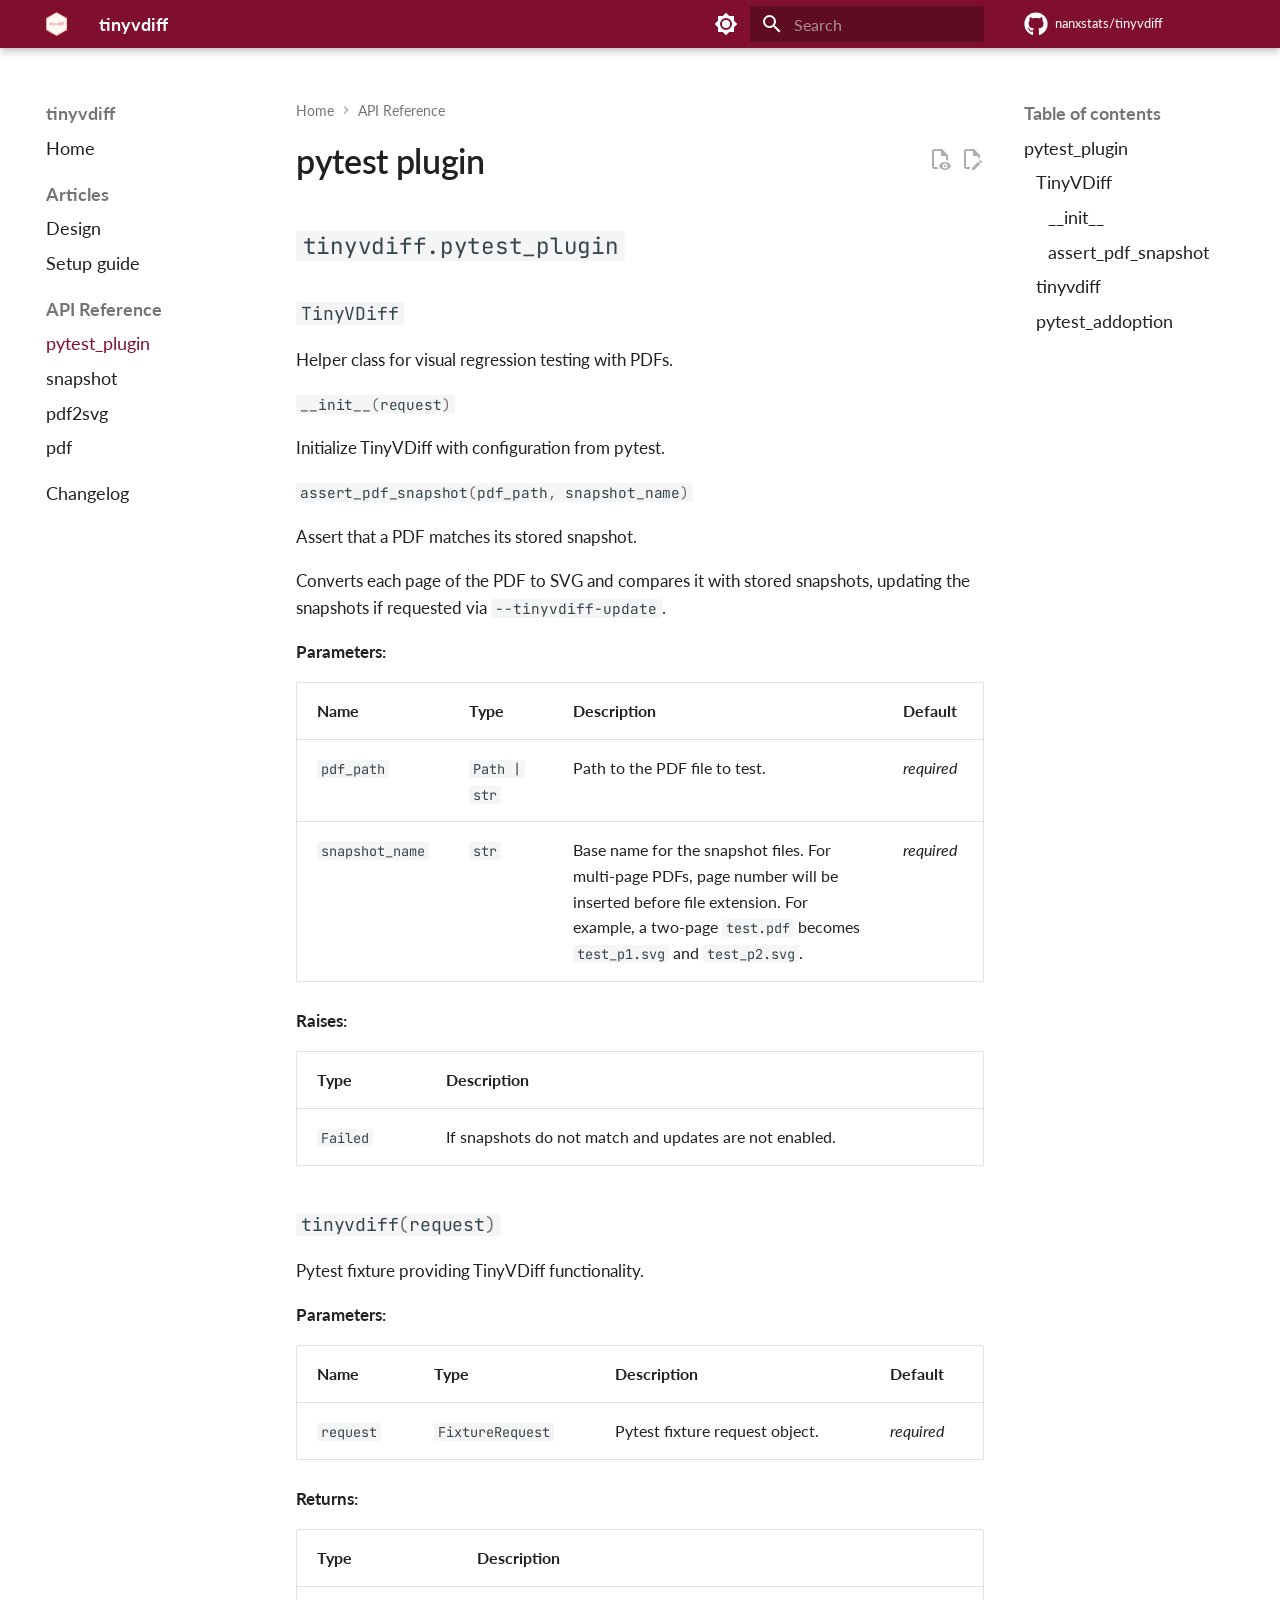
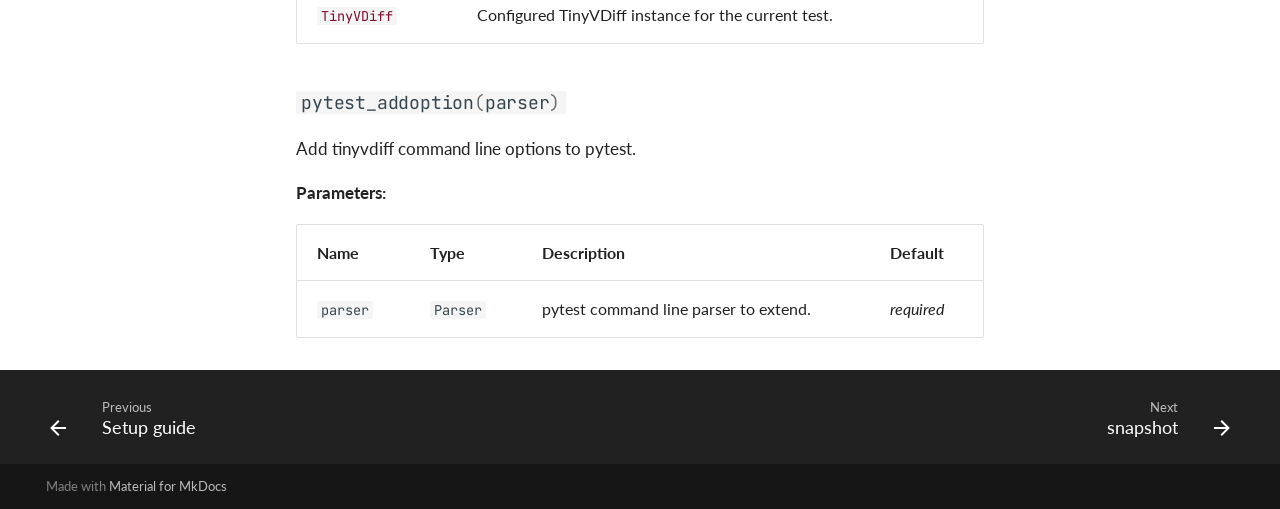
<file: reference/pytest_plugin/index.html>
<!doctype html>
<html lang="en" class="no-js">
  <head>
    
      <meta charset="utf-8">
      <meta name="viewport" content="width=device-width,initial-scale=1">
      
      
      
        <link rel="canonical" href="https://nanx.me/tinyvdiff/reference/pytest_plugin/">
      
      
        <link rel="prev" href="../../articles/setup/">
      
      
        <link rel="next" href="../snapshot/">
      
      
        
      
      
      <link rel="icon" href="../../assets/favicon.png">
      <meta name="generator" content="mkdocs-1.6.1, mkdocs-material-9.7.0">
    
    
      
        <title>pytest_plugin - tinyvdiff</title>
      
    
    
      <link rel="stylesheet" href="../../assets/stylesheets/main.618322db.min.css">
      
        
        <link rel="stylesheet" href="../../assets/stylesheets/palette.ab4e12ef.min.css">
      
      


    
    
      
    
    
      
        
        
        <link rel="preconnect" href="https://fonts.gstatic.com" crossorigin>
        <link rel="stylesheet" href="https://fonts.googleapis.com/css?family=Lato:300,300i,400,400i,700,700i%7CJetBrains+Mono:400,400i,700,700i&display=fallback">
        <style>:root{--md-text-font:"Lato";--md-code-font:"JetBrains Mono"}</style>
      
    
    
      <link rel="stylesheet" href="../../assets/_mkdocstrings.css">
    
      <link rel="stylesheet" href="../../stylesheets/extra.css">
    
    <script>__md_scope=new URL("../..",location),__md_hash=e=>[...e].reduce(((e,_)=>(e<<5)-e+_.charCodeAt(0)),0),__md_get=(e,_=localStorage,t=__md_scope)=>JSON.parse(_.getItem(t.pathname+"."+e)),__md_set=(e,_,t=localStorage,a=__md_scope)=>{try{t.setItem(a.pathname+"."+e,JSON.stringify(_))}catch(e){}}</script>
    
      

    
    
  </head>
  
  
    
    
      
    
    
    
    
    <body dir="ltr" data-md-color-scheme="default" data-md-color-primary="custom" data-md-color-accent="custom">
  
    
    <input class="md-toggle" data-md-toggle="drawer" type="checkbox" id="__drawer" autocomplete="off">
    <input class="md-toggle" data-md-toggle="search" type="checkbox" id="__search" autocomplete="off">
    <label class="md-overlay" for="__drawer"></label>
    <div data-md-component="skip">
      
        
        <a href="#pytest-plugin" class="md-skip">
          Skip to content
        </a>
      
    </div>
    <div data-md-component="announce">
      
    </div>
    
    
      

  

<header class="md-header md-header--shadow" data-md-component="header">
  <nav class="md-header__inner md-grid" aria-label="Header">
    <a href="../.." title="tinyvdiff" class="md-header__button md-logo" aria-label="tinyvdiff" data-md-component="logo">
      
  <img src="../../assets/logo.png" alt="logo">

    </a>
    <label class="md-header__button md-icon" for="__drawer">
      
      <svg xmlns="http://www.w3.org/2000/svg" viewBox="0 0 24 24"><path d="M3 6h18v2H3zm0 5h18v2H3zm0 5h18v2H3z"/></svg>
    </label>
    <div class="md-header__title" data-md-component="header-title">
      <div class="md-header__ellipsis">
        <div class="md-header__topic">
          <span class="md-ellipsis">
            tinyvdiff
          </span>
        </div>
        <div class="md-header__topic" data-md-component="header-topic">
          <span class="md-ellipsis">
            
              pytest_plugin
            
          </span>
        </div>
      </div>
    </div>
    
      
        <form class="md-header__option" data-md-component="palette">
  
    
    
    
    <input class="md-option" data-md-color-media="(prefers-color-scheme: light)" data-md-color-scheme="default" data-md-color-primary="custom" data-md-color-accent="custom"  aria-label="Switch to dark mode"  type="radio" name="__palette" id="__palette_0">
    
      <label class="md-header__button md-icon" title="Switch to dark mode" for="__palette_1" hidden>
        <svg xmlns="http://www.w3.org/2000/svg" viewBox="0 0 24 24"><path d="M12 8a4 4 0 0 0-4 4 4 4 0 0 0 4 4 4 4 0 0 0 4-4 4 4 0 0 0-4-4m0 10a6 6 0 0 1-6-6 6 6 0 0 1 6-6 6 6 0 0 1 6 6 6 6 0 0 1-6 6m8-9.31V4h-4.69L12 .69 8.69 4H4v4.69L.69 12 4 15.31V20h4.69L12 23.31 15.31 20H20v-4.69L23.31 12z"/></svg>
      </label>
    
  
    
    
    
    <input class="md-option" data-md-color-media="(prefers-color-scheme: dark)" data-md-color-scheme="slate" data-md-color-primary="custom" data-md-color-accent="custom"  aria-label="Switch to light mode"  type="radio" name="__palette" id="__palette_1">
    
      <label class="md-header__button md-icon" title="Switch to light mode" for="__palette_0" hidden>
        <svg xmlns="http://www.w3.org/2000/svg" viewBox="0 0 24 24"><path d="M12 18c-.89 0-1.74-.2-2.5-.55C11.56 16.5 13 14.42 13 12s-1.44-4.5-3.5-5.45C10.26 6.2 11.11 6 12 6a6 6 0 0 1 6 6 6 6 0 0 1-6 6m8-9.31V4h-4.69L12 .69 8.69 4H4v4.69L.69 12 4 15.31V20h4.69L12 23.31 15.31 20H20v-4.69L23.31 12z"/></svg>
      </label>
    
  
</form>
      
    
    
      <script>var palette=__md_get("__palette");if(palette&&palette.color){if("(prefers-color-scheme)"===palette.color.media){var media=matchMedia("(prefers-color-scheme: light)"),input=document.querySelector(media.matches?"[data-md-color-media='(prefers-color-scheme: light)']":"[data-md-color-media='(prefers-color-scheme: dark)']");palette.color.media=input.getAttribute("data-md-color-media"),palette.color.scheme=input.getAttribute("data-md-color-scheme"),palette.color.primary=input.getAttribute("data-md-color-primary"),palette.color.accent=input.getAttribute("data-md-color-accent")}for(var[key,value]of Object.entries(palette.color))document.body.setAttribute("data-md-color-"+key,value)}</script>
    
    
    
      
      
        <label class="md-header__button md-icon" for="__search">
          
          <svg xmlns="http://www.w3.org/2000/svg" viewBox="0 0 24 24"><path d="M9.5 3A6.5 6.5 0 0 1 16 9.5c0 1.61-.59 3.09-1.56 4.23l.27.27h.79l5 5-1.5 1.5-5-5v-.79l-.27-.27A6.52 6.52 0 0 1 9.5 16 6.5 6.5 0 0 1 3 9.5 6.5 6.5 0 0 1 9.5 3m0 2C7 5 5 7 5 9.5S7 14 9.5 14 14 12 14 9.5 12 5 9.5 5"/></svg>
        </label>
        <div class="md-search" data-md-component="search" role="dialog">
  <label class="md-search__overlay" for="__search"></label>
  <div class="md-search__inner" role="search">
    <form class="md-search__form" name="search">
      <input type="text" class="md-search__input" name="query" aria-label="Search" placeholder="Search" autocapitalize="off" autocorrect="off" autocomplete="off" spellcheck="false" data-md-component="search-query" required>
      <label class="md-search__icon md-icon" for="__search">
        
        <svg xmlns="http://www.w3.org/2000/svg" viewBox="0 0 24 24"><path d="M9.5 3A6.5 6.5 0 0 1 16 9.5c0 1.61-.59 3.09-1.56 4.23l.27.27h.79l5 5-1.5 1.5-5-5v-.79l-.27-.27A6.52 6.52 0 0 1 9.5 16 6.5 6.5 0 0 1 3 9.5 6.5 6.5 0 0 1 9.5 3m0 2C7 5 5 7 5 9.5S7 14 9.5 14 14 12 14 9.5 12 5 9.5 5"/></svg>
        
        <svg xmlns="http://www.w3.org/2000/svg" viewBox="0 0 24 24"><path d="M20 11v2H8l5.5 5.5-1.42 1.42L4.16 12l7.92-7.92L13.5 5.5 8 11z"/></svg>
      </label>
      <nav class="md-search__options" aria-label="Search">
        
        <button type="reset" class="md-search__icon md-icon" title="Clear" aria-label="Clear" tabindex="-1">
          
          <svg xmlns="http://www.w3.org/2000/svg" viewBox="0 0 24 24"><path d="M19 6.41 17.59 5 12 10.59 6.41 5 5 6.41 10.59 12 5 17.59 6.41 19 12 13.41 17.59 19 19 17.59 13.41 12z"/></svg>
        </button>
      </nav>
      
        <div class="md-search__suggest" data-md-component="search-suggest"></div>
      
    </form>
    <div class="md-search__output">
      <div class="md-search__scrollwrap" tabindex="0" data-md-scrollfix>
        <div class="md-search-result" data-md-component="search-result">
          <div class="md-search-result__meta">
            Initializing search
          </div>
          <ol class="md-search-result__list" role="presentation"></ol>
        </div>
      </div>
    </div>
  </div>
</div>
      
    
    
      <div class="md-header__source">
        <a href="https://github.com/nanxstats/tinyvdiff" title="Go to repository" class="md-source" data-md-component="source">
  <div class="md-source__icon md-icon">
    
    <svg xmlns="http://www.w3.org/2000/svg" viewBox="0 0 512 512"><!--! Font Awesome Free 7.1.0 by @fontawesome - https://fontawesome.com License - https://fontawesome.com/license/free (Icons: CC BY 4.0, Fonts: SIL OFL 1.1, Code: MIT License) Copyright 2025 Fonticons, Inc.--><path d="M173.9 397.4c0 2-2.3 3.6-5.2 3.6-3.3.3-5.6-1.3-5.6-3.6 0-2 2.3-3.6 5.2-3.6 3-.3 5.6 1.3 5.6 3.6m-31.1-4.5c-.7 2 1.3 4.3 4.3 4.9 2.6 1 5.6 0 6.2-2s-1.3-4.3-4.3-5.2c-2.6-.7-5.5.3-6.2 2.3m44.2-1.7c-2.9.7-4.9 2.6-4.6 4.9.3 2 2.9 3.3 5.9 2.6 2.9-.7 4.9-2.6 4.6-4.6-.3-1.9-3-3.2-5.9-2.9M252.8 8C114.1 8 8 113.3 8 252c0 110.9 69.8 205.8 169.5 239.2 12.8 2.3 17.3-5.6 17.3-12.1 0-6.2-.3-40.4-.3-61.4 0 0-70 15-84.7-29.8 0 0-11.4-29.1-27.8-36.6 0 0-22.9-15.7 1.6-15.4 0 0 24.9 2 38.6 25.8 21.9 38.6 58.6 27.5 72.9 20.9 2.3-16 8.8-27.1 16-33.7-55.9-6.2-112.3-14.3-112.3-110.5 0-27.5 7.6-41.3 23.6-58.9-2.6-6.5-11.1-33.3 2.6-67.9 20.9-6.5 69 27 69 27 20-5.6 41.5-8.5 62.8-8.5s42.8 2.9 62.8 8.5c0 0 48.1-33.6 69-27 13.7 34.7 5.2 61.4 2.6 67.9 16 17.7 25.8 31.5 25.8 58.9 0 96.5-58.9 104.2-114.8 110.5 9.2 7.9 17 22.9 17 46.4 0 33.7-.3 75.4-.3 83.6 0 6.5 4.6 14.4 17.3 12.1C436.2 457.8 504 362.9 504 252 504 113.3 391.5 8 252.8 8M105.2 352.9c-1.3 1-1 3.3.7 5.2 1.6 1.6 3.9 2.3 5.2 1 1.3-1 1-3.3-.7-5.2-1.6-1.6-3.9-2.3-5.2-1m-10.8-8.1c-.7 1.3.3 2.9 2.3 3.9 1.6 1 3.6.7 4.3-.7.7-1.3-.3-2.9-2.3-3.9-2-.6-3.6-.3-4.3.7m32.4 35.6c-1.6 1.3-1 4.3 1.3 6.2 2.3 2.3 5.2 2.6 6.5 1 1.3-1.3.7-4.3-1.3-6.2-2.2-2.3-5.2-2.6-6.5-1m-11.4-14.7c-1.6 1-1.6 3.6 0 5.9s4.3 3.3 5.6 2.3c1.6-1.3 1.6-3.9 0-6.2-1.4-2.3-4-3.3-5.6-2"/></svg>
  </div>
  <div class="md-source__repository">
    nanxstats/tinyvdiff
  </div>
</a>
      </div>
    
  </nav>
  
</header>
    
    <div class="md-container" data-md-component="container">
      
      
        
          
        
      
      <main class="md-main" data-md-component="main">
        <div class="md-main__inner md-grid">
          
            
              
              <div class="md-sidebar md-sidebar--primary" data-md-component="sidebar" data-md-type="navigation" >
                <div class="md-sidebar__scrollwrap">
                  <div class="md-sidebar__inner">
                    



<nav class="md-nav md-nav--primary" aria-label="Navigation" data-md-level="0">
  <label class="md-nav__title" for="__drawer">
    <a href="../.." title="tinyvdiff" class="md-nav__button md-logo" aria-label="tinyvdiff" data-md-component="logo">
      
  <img src="../../assets/logo.png" alt="logo">

    </a>
    tinyvdiff
  </label>
  
    <div class="md-nav__source">
      <a href="https://github.com/nanxstats/tinyvdiff" title="Go to repository" class="md-source" data-md-component="source">
  <div class="md-source__icon md-icon">
    
    <svg xmlns="http://www.w3.org/2000/svg" viewBox="0 0 512 512"><!--! Font Awesome Free 7.1.0 by @fontawesome - https://fontawesome.com License - https://fontawesome.com/license/free (Icons: CC BY 4.0, Fonts: SIL OFL 1.1, Code: MIT License) Copyright 2025 Fonticons, Inc.--><path d="M173.9 397.4c0 2-2.3 3.6-5.2 3.6-3.3.3-5.6-1.3-5.6-3.6 0-2 2.3-3.6 5.2-3.6 3-.3 5.6 1.3 5.6 3.6m-31.1-4.5c-.7 2 1.3 4.3 4.3 4.9 2.6 1 5.6 0 6.2-2s-1.3-4.3-4.3-5.2c-2.6-.7-5.5.3-6.2 2.3m44.2-1.7c-2.9.7-4.9 2.6-4.6 4.9.3 2 2.9 3.3 5.9 2.6 2.9-.7 4.9-2.6 4.6-4.6-.3-1.9-3-3.2-5.9-2.9M252.8 8C114.1 8 8 113.3 8 252c0 110.9 69.8 205.8 169.5 239.2 12.8 2.3 17.3-5.6 17.3-12.1 0-6.2-.3-40.4-.3-61.4 0 0-70 15-84.7-29.8 0 0-11.4-29.1-27.8-36.6 0 0-22.9-15.7 1.6-15.4 0 0 24.9 2 38.6 25.8 21.9 38.6 58.6 27.5 72.9 20.9 2.3-16 8.8-27.1 16-33.7-55.9-6.2-112.3-14.3-112.3-110.5 0-27.5 7.6-41.3 23.6-58.9-2.6-6.5-11.1-33.3 2.6-67.9 20.9-6.5 69 27 69 27 20-5.6 41.5-8.5 62.8-8.5s42.8 2.9 62.8 8.5c0 0 48.1-33.6 69-27 13.7 34.7 5.2 61.4 2.6 67.9 16 17.7 25.8 31.5 25.8 58.9 0 96.5-58.9 104.2-114.8 110.5 9.2 7.9 17 22.9 17 46.4 0 33.7-.3 75.4-.3 83.6 0 6.5 4.6 14.4 17.3 12.1C436.2 457.8 504 362.9 504 252 504 113.3 391.5 8 252.8 8M105.2 352.9c-1.3 1-1 3.3.7 5.2 1.6 1.6 3.9 2.3 5.2 1 1.3-1 1-3.3-.7-5.2-1.6-1.6-3.9-2.3-5.2-1m-10.8-8.1c-.7 1.3.3 2.9 2.3 3.9 1.6 1 3.6.7 4.3-.7.7-1.3-.3-2.9-2.3-3.9-2-.6-3.6-.3-4.3.7m32.4 35.6c-1.6 1.3-1 4.3 1.3 6.2 2.3 2.3 5.2 2.6 6.5 1 1.3-1.3.7-4.3-1.3-6.2-2.2-2.3-5.2-2.6-6.5-1m-11.4-14.7c-1.6 1-1.6 3.6 0 5.9s4.3 3.3 5.6 2.3c1.6-1.3 1.6-3.9 0-6.2-1.4-2.3-4-3.3-5.6-2"/></svg>
  </div>
  <div class="md-source__repository">
    nanxstats/tinyvdiff
  </div>
</a>
    </div>
  
  <ul class="md-nav__list" data-md-scrollfix>
    
      
      
  
  
  
  
    <li class="md-nav__item">
      <a href="../.." class="md-nav__link">
        
  
  
  <span class="md-ellipsis">
    
  
    Home
  

    
  </span>
  
  

      </a>
    </li>
  

    
      
      
  
  
  
  
    
    
      
        
      
        
      
    
    
    
      
        
        
      
    
    
    <li class="md-nav__item md-nav__item--section md-nav__item--nested">
      
        
        
          
        
        <input class="md-nav__toggle md-toggle md-toggle--indeterminate" type="checkbox" id="__nav_2" >
        
          
          <label class="md-nav__link" for="__nav_2" id="__nav_2_label" tabindex="">
            
  
  
  <span class="md-ellipsis">
    
  
    Articles
  

    
  </span>
  
  

            <span class="md-nav__icon md-icon"></span>
          </label>
        
        <nav class="md-nav" data-md-level="1" aria-labelledby="__nav_2_label" aria-expanded="false">
          <label class="md-nav__title" for="__nav_2">
            <span class="md-nav__icon md-icon"></span>
            
  
    Articles
  

          </label>
          <ul class="md-nav__list" data-md-scrollfix>
            
              
                
  
  
  
  
    <li class="md-nav__item">
      <a href="../../articles/design/" class="md-nav__link">
        
  
  
  <span class="md-ellipsis">
    
  
    Design
  

    
  </span>
  
  

      </a>
    </li>
  

              
            
              
                
  
  
  
  
    <li class="md-nav__item">
      <a href="../../articles/setup/" class="md-nav__link">
        
  
  
  <span class="md-ellipsis">
    
  
    Setup guide
  

    
  </span>
  
  

      </a>
    </li>
  

              
            
          </ul>
        </nav>
      
    </li>
  

    
      
      
  
  
    
  
  
  
    
    
      
        
      
        
      
        
      
        
      
    
    
    
      
        
        
      
    
    
    <li class="md-nav__item md-nav__item--active md-nav__item--section md-nav__item--nested">
      
        
        
        <input class="md-nav__toggle md-toggle " type="checkbox" id="__nav_3" checked>
        
          
          <label class="md-nav__link" for="__nav_3" id="__nav_3_label" tabindex="">
            
  
  
  <span class="md-ellipsis">
    
  
    API Reference
  

    
  </span>
  
  

            <span class="md-nav__icon md-icon"></span>
          </label>
        
        <nav class="md-nav" data-md-level="1" aria-labelledby="__nav_3_label" aria-expanded="true">
          <label class="md-nav__title" for="__nav_3">
            <span class="md-nav__icon md-icon"></span>
            
  
    API Reference
  

          </label>
          <ul class="md-nav__list" data-md-scrollfix>
            
              
                
  
  
    
  
  
  
    <li class="md-nav__item md-nav__item--active">
      
      <input class="md-nav__toggle md-toggle" type="checkbox" id="__toc">
      
      
        
      
      
        <label class="md-nav__link md-nav__link--active" for="__toc">
          
  
  
  <span class="md-ellipsis">
    
  
    pytest_plugin
  

    
  </span>
  
  

          <span class="md-nav__icon md-icon"></span>
        </label>
      
      <a href="./" class="md-nav__link md-nav__link--active">
        
  
  
  <span class="md-ellipsis">
    
  
    pytest_plugin
  

    
  </span>
  
  

      </a>
      
        

<nav class="md-nav md-nav--secondary" aria-label="Table of contents">
  
  
  
    
  
  
    <label class="md-nav__title" for="__toc">
      <span class="md-nav__icon md-icon"></span>
      Table of contents
    </label>
    <ul class="md-nav__list" data-md-component="toc" data-md-scrollfix>
      
        <li class="md-nav__item">
  <a href="#tinyvdiff.pytest_plugin" class="md-nav__link">
    <span class="md-ellipsis">
      
        pytest_plugin
      
    </span>
  </a>
  
    <nav class="md-nav" aria-label="pytest_plugin">
      <ul class="md-nav__list">
        
          <li class="md-nav__item">
  <a href="#tinyvdiff.pytest_plugin.TinyVDiff" class="md-nav__link">
    <span class="md-ellipsis">
      
        TinyVDiff
      
    </span>
  </a>
  
    <nav class="md-nav" aria-label="TinyVDiff">
      <ul class="md-nav__list">
        
          <li class="md-nav__item">
  <a href="#tinyvdiff.pytest_plugin.TinyVDiff.__init__" class="md-nav__link">
    <span class="md-ellipsis">
      
        __init__
      
    </span>
  </a>
  
</li>
        
          <li class="md-nav__item">
  <a href="#tinyvdiff.pytest_plugin.TinyVDiff.assert_pdf_snapshot" class="md-nav__link">
    <span class="md-ellipsis">
      
        assert_pdf_snapshot
      
    </span>
  </a>
  
</li>
        
      </ul>
    </nav>
  
</li>
        
          <li class="md-nav__item">
  <a href="#tinyvdiff.pytest_plugin.tinyvdiff" class="md-nav__link">
    <span class="md-ellipsis">
      
        tinyvdiff
      
    </span>
  </a>
  
</li>
        
          <li class="md-nav__item">
  <a href="#tinyvdiff.pytest_plugin.pytest_addoption" class="md-nav__link">
    <span class="md-ellipsis">
      
        pytest_addoption
      
    </span>
  </a>
  
</li>
        
      </ul>
    </nav>
  
</li>
      
    </ul>
  
</nav>
      
    </li>
  

              
            
              
                
  
  
  
  
    <li class="md-nav__item">
      <a href="../snapshot/" class="md-nav__link">
        
  
  
  <span class="md-ellipsis">
    
  
    snapshot
  

    
  </span>
  
  

      </a>
    </li>
  

              
            
              
                
  
  
  
  
    <li class="md-nav__item">
      <a href="../pdf2svg/" class="md-nav__link">
        
  
  
  <span class="md-ellipsis">
    
  
    pdf2svg
  

    
  </span>
  
  

      </a>
    </li>
  

              
            
              
                
  
  
  
  
    <li class="md-nav__item">
      <a href="../pdf/" class="md-nav__link">
        
  
  
  <span class="md-ellipsis">
    
  
    pdf
  

    
  </span>
  
  

      </a>
    </li>
  

              
            
          </ul>
        </nav>
      
    </li>
  

    
      
      
  
  
  
  
    <li class="md-nav__item">
      <a href="../../changelog/" class="md-nav__link">
        
  
  
  <span class="md-ellipsis">
    
  
    Changelog
  

    
  </span>
  
  

      </a>
    </li>
  

    
  </ul>
</nav>
                  </div>
                </div>
              </div>
            
            
              
              <div class="md-sidebar md-sidebar--secondary" data-md-component="sidebar" data-md-type="toc" >
                <div class="md-sidebar__scrollwrap">
                  <div class="md-sidebar__inner">
                    

<nav class="md-nav md-nav--secondary" aria-label="Table of contents">
  
  
  
    
  
  
    <label class="md-nav__title" for="__toc">
      <span class="md-nav__icon md-icon"></span>
      Table of contents
    </label>
    <ul class="md-nav__list" data-md-component="toc" data-md-scrollfix>
      
        <li class="md-nav__item">
  <a href="#tinyvdiff.pytest_plugin" class="md-nav__link">
    <span class="md-ellipsis">
      
        pytest_plugin
      
    </span>
  </a>
  
    <nav class="md-nav" aria-label="pytest_plugin">
      <ul class="md-nav__list">
        
          <li class="md-nav__item">
  <a href="#tinyvdiff.pytest_plugin.TinyVDiff" class="md-nav__link">
    <span class="md-ellipsis">
      
        TinyVDiff
      
    </span>
  </a>
  
    <nav class="md-nav" aria-label="TinyVDiff">
      <ul class="md-nav__list">
        
          <li class="md-nav__item">
  <a href="#tinyvdiff.pytest_plugin.TinyVDiff.__init__" class="md-nav__link">
    <span class="md-ellipsis">
      
        __init__
      
    </span>
  </a>
  
</li>
        
          <li class="md-nav__item">
  <a href="#tinyvdiff.pytest_plugin.TinyVDiff.assert_pdf_snapshot" class="md-nav__link">
    <span class="md-ellipsis">
      
        assert_pdf_snapshot
      
    </span>
  </a>
  
</li>
        
      </ul>
    </nav>
  
</li>
        
          <li class="md-nav__item">
  <a href="#tinyvdiff.pytest_plugin.tinyvdiff" class="md-nav__link">
    <span class="md-ellipsis">
      
        tinyvdiff
      
    </span>
  </a>
  
</li>
        
          <li class="md-nav__item">
  <a href="#tinyvdiff.pytest_plugin.pytest_addoption" class="md-nav__link">
    <span class="md-ellipsis">
      
        pytest_addoption
      
    </span>
  </a>
  
</li>
        
      </ul>
    </nav>
  
</li>
      
    </ul>
  
</nav>
                  </div>
                </div>
              </div>
            
          
          
            <div class="md-content" data-md-component="content">
              
                



  


  <nav class="md-path" aria-label="Navigation" >
    <ol class="md-path__list">
      
        
  
  
    <li class="md-path__item">
      <a href="../.." class="md-path__link">
        
  <span class="md-ellipsis">
    Home
  </span>

      </a>
    </li>
  

      
      
        
  
  
    
    
      <li class="md-path__item">
        <a href="./" class="md-path__link">
          
  <span class="md-ellipsis">
    API Reference
  </span>

        </a>
      </li>
    
  

      
    </ol>
  </nav>

              
              <article class="md-content__inner md-typeset">
                
                  


  
    <a href="https://github.com/nanxstats/tinyvdiff/edit/main/docs/reference/pytest_plugin.md" title="Edit this page" class="md-content__button md-icon" rel="edit">
      
      <svg xmlns="http://www.w3.org/2000/svg" viewBox="0 0 24 24"><path d="M10 20H6V4h7v5h5v3.1l2-2V8l-6-6H6c-1.1 0-2 .9-2 2v16c0 1.1.9 2 2 2h4zm10.2-7c.1 0 .3.1.4.2l1.3 1.3c.2.2.2.6 0 .8l-1 1-2.1-2.1 1-1c.1-.1.2-.2.4-.2m0 3.9L14.1 23H12v-2.1l6.1-6.1z"/></svg>
    </a>
  
  
    
      
    
    <a href="https://github.com/nanxstats/tinyvdiff/raw/main/docs/reference/pytest_plugin.md" title="View source of this page" class="md-content__button md-icon">
      
      <svg xmlns="http://www.w3.org/2000/svg" viewBox="0 0 24 24"><path d="M17 18c.56 0 1 .44 1 1s-.44 1-1 1-1-.44-1-1 .44-1 1-1m0-3c-2.73 0-5.06 1.66-6 4 .94 2.34 3.27 4 6 4s5.06-1.66 6-4c-.94-2.34-3.27-4-6-4m0 6.5a2.5 2.5 0 0 1-2.5-2.5 2.5 2.5 0 0 1 2.5-2.5 2.5 2.5 0 0 1 2.5 2.5 2.5 2.5 0 0 1-2.5 2.5M9.27 20H6V4h7v5h5v4.07c.7.08 1.36.25 2 .49V8l-6-6H6a2 2 0 0 0-2 2v16a2 2 0 0 0 2 2h4.5a8.2 8.2 0 0 1-1.23-2"/></svg>
    </a>
  


<h1 id="pytest-plugin">pytest plugin<a class="headerlink" href="#pytest-plugin" title="Permanent link">&para;</a></h1>


<div class="doc doc-object doc-module">



<h2 id="tinyvdiff.pytest_plugin" class="doc doc-heading">
            <code>tinyvdiff.pytest_plugin</code>


<a href="#tinyvdiff.pytest_plugin" class="headerlink" title="Permanent link">&para;</a></h2>

    <div class="doc doc-contents first">










  <div class="doc doc-children">









<div class="doc doc-object doc-class">



<h3 id="tinyvdiff.pytest_plugin.TinyVDiff" class="doc doc-heading">
            <code>TinyVDiff</code>


<a href="#tinyvdiff.pytest_plugin.TinyVDiff" class="headerlink" title="Permanent link">&para;</a></h3>


    <div class="doc doc-contents ">



        <p>Helper class for visual regression testing with PDFs.</p>











  <div class="doc doc-children">










<div class="doc doc-object doc-function">


<h4 id="tinyvdiff.pytest_plugin.TinyVDiff.__init__" class="doc doc-heading">
            <code class="highlight language-python"><span class="fm">__init__</span><span class="p">(</span><span class="n">request</span><span class="p">)</span></code>

<a href="#tinyvdiff.pytest_plugin.TinyVDiff.__init__" class="headerlink" title="Permanent link">&para;</a></h4>


    <div class="doc doc-contents ">

        <p>Initialize TinyVDiff with configuration from pytest.</p>


    </div>

</div>

<div class="doc doc-object doc-function">


<h4 id="tinyvdiff.pytest_plugin.TinyVDiff.assert_pdf_snapshot" class="doc doc-heading">
            <code class="highlight language-python"><span class="n">assert_pdf_snapshot</span><span class="p">(</span><span class="n">pdf_path</span><span class="p">,</span> <span class="n">snapshot_name</span><span class="p">)</span></code>

<a href="#tinyvdiff.pytest_plugin.TinyVDiff.assert_pdf_snapshot" class="headerlink" title="Permanent link">&para;</a></h4>


    <div class="doc doc-contents ">

        <p>Assert that a PDF matches its stored snapshot.</p>
<p>Converts each page of the PDF to SVG and compares it with stored
snapshots, updating the snapshots if requested via <code>--tinyvdiff-update</code>.</p>


<p><span class="doc-section-title">Parameters:</span></p>
    <table>
      <thead>
        <tr>
          <th>Name</th>
          <th>Type</th>
          <th>Description</th>
          <th>Default</th>
        </tr>
      </thead>
      <tbody>
          <tr class="doc-section-item">
            <td>
                <code>pdf_path</code>
            </td>
            <td>
                  <code><span title="pathlib.Path">Path</span> | <span title="str">str</span></code>
            </td>
            <td>
              <div class="doc-md-description">
                <p>Path to the PDF file to test.</p>
              </div>
            </td>
            <td>
                <em>required</em>
            </td>
          </tr>
          <tr class="doc-section-item">
            <td>
                <code>snapshot_name</code>
            </td>
            <td>
                  <code><span title="str">str</span></code>
            </td>
            <td>
              <div class="doc-md-description">
                <p>Base name for the snapshot files.
For multi-page PDFs, page number will be inserted before file
extension. For example, a two-page <code>test.pdf</code> becomes
<code>test_p1.svg</code> and <code>test_p2.svg</code>.</p>
              </div>
            </td>
            <td>
                <em>required</em>
            </td>
          </tr>
      </tbody>
    </table>


<p><span class="doc-section-title">Raises:</span></p>
    <table>
      <thead>
        <tr>
          <th>Type</th>
          <th>Description</th>
        </tr>
      </thead>
      <tbody>
          <tr class="doc-section-item">
            <td>
                  <code><span title="pytest.Failed">Failed</span></code>
            </td>
            <td>
              <div class="doc-md-description">
                <p>If snapshots do not match and updates are not enabled.</p>
              </div>
            </td>
          </tr>
      </tbody>
    </table>


    </div>

</div>



  </div>

    </div>

</div>


<div class="doc doc-object doc-function">


<h3 id="tinyvdiff.pytest_plugin.tinyvdiff" class="doc doc-heading">
            <code class="highlight language-python"><span class="n">tinyvdiff</span><span class="p">(</span><span class="n">request</span><span class="p">)</span></code>

<a href="#tinyvdiff.pytest_plugin.tinyvdiff" class="headerlink" title="Permanent link">&para;</a></h3>


    <div class="doc doc-contents ">

        <p>Pytest fixture providing TinyVDiff functionality.</p>


<p><span class="doc-section-title">Parameters:</span></p>
    <table>
      <thead>
        <tr>
          <th>Name</th>
          <th>Type</th>
          <th>Description</th>
          <th>Default</th>
        </tr>
      </thead>
      <tbody>
          <tr class="doc-section-item">
            <td>
                <code>request</code>
            </td>
            <td>
                  <code><span title="pytest.FixtureRequest">FixtureRequest</span></code>
            </td>
            <td>
              <div class="doc-md-description">
                <p>Pytest fixture request object.</p>
              </div>
            </td>
            <td>
                <em>required</em>
            </td>
          </tr>
      </tbody>
    </table>


    <p><span class="doc-section-title">Returns:</span></p>
    <table>
      <thead>
        <tr>
          <th>Type</th>
          <th>Description</th>
        </tr>
      </thead>
      <tbody>
          <tr class="doc-section-item">
            <td>
                  <code><a class="autorefs autorefs-internal" title="&lt;code&gt;TinyVDiff&lt;/code&gt; (&lt;code&gt;tinyvdiff.pytest_plugin.TinyVDiff&lt;/code&gt;)" href="#tinyvdiff.pytest_plugin.TinyVDiff">TinyVDiff</a></code>
            </td>
            <td>
              <div class="doc-md-description">
                <p>Configured TinyVDiff instance for the current test.</p>
              </div>
            </td>
          </tr>
      </tbody>
    </table>


    </div>

</div>

<div class="doc doc-object doc-function">


<h3 id="tinyvdiff.pytest_plugin.pytest_addoption" class="doc doc-heading">
            <code class="highlight language-python"><span class="n">pytest_addoption</span><span class="p">(</span><span class="n">parser</span><span class="p">)</span></code>

<a href="#tinyvdiff.pytest_plugin.pytest_addoption" class="headerlink" title="Permanent link">&para;</a></h3>


    <div class="doc doc-contents ">

        <p>Add tinyvdiff command line options to pytest.</p>


<p><span class="doc-section-title">Parameters:</span></p>
    <table>
      <thead>
        <tr>
          <th>Name</th>
          <th>Type</th>
          <th>Description</th>
          <th>Default</th>
        </tr>
      </thead>
      <tbody>
          <tr class="doc-section-item">
            <td>
                <code>parser</code>
            </td>
            <td>
                  <code><span title="pytest.Parser">Parser</span></code>
            </td>
            <td>
              <div class="doc-md-description">
                <p>pytest command line parser to extend.</p>
              </div>
            </td>
            <td>
                <em>required</em>
            </td>
          </tr>
      </tbody>
    </table>


    </div>

</div>



  </div>

    </div>

</div>












                
              </article>
            </div>
          
          
<script>var target=document.getElementById(location.hash.slice(1));target&&target.name&&(target.checked=target.name.startsWith("__tabbed_"))</script>
        </div>
        
          <button type="button" class="md-top md-icon" data-md-component="top" hidden>
  
  <svg xmlns="http://www.w3.org/2000/svg" viewBox="0 0 24 24"><path d="M13 20h-2V8l-5.5 5.5-1.42-1.42L12 4.16l7.92 7.92-1.42 1.42L13 8z"/></svg>
  Back to top
</button>
        
      </main>
      
        <footer class="md-footer">
  
    
      
      <nav class="md-footer__inner md-grid" aria-label="Footer" >
        
          
          <a href="../../articles/setup/" class="md-footer__link md-footer__link--prev" aria-label="Previous: Setup guide">
            <div class="md-footer__button md-icon">
              
              <svg xmlns="http://www.w3.org/2000/svg" viewBox="0 0 24 24"><path d="M20 11v2H8l5.5 5.5-1.42 1.42L4.16 12l7.92-7.92L13.5 5.5 8 11z"/></svg>
            </div>
            <div class="md-footer__title">
              <span class="md-footer__direction">
                Previous
              </span>
              <div class="md-ellipsis">
                Setup guide
              </div>
            </div>
          </a>
        
        
          
          <a href="../snapshot/" class="md-footer__link md-footer__link--next" aria-label="Next: snapshot">
            <div class="md-footer__title">
              <span class="md-footer__direction">
                Next
              </span>
              <div class="md-ellipsis">
                snapshot
              </div>
            </div>
            <div class="md-footer__button md-icon">
              
              <svg xmlns="http://www.w3.org/2000/svg" viewBox="0 0 24 24"><path d="M4 11v2h12l-5.5 5.5 1.42 1.42L19.84 12l-7.92-7.92L10.5 5.5 16 11z"/></svg>
            </div>
          </a>
        
      </nav>
    
  
  <div class="md-footer-meta md-typeset">
    <div class="md-footer-meta__inner md-grid">
      <div class="md-copyright">
  
  
    Made with
    <a href="https://squidfunk.github.io/mkdocs-material/" target="_blank" rel="noopener">
      Material for MkDocs
    </a>
  
</div>
      
    </div>
  </div>
</footer>
      
    </div>
    <div class="md-dialog" data-md-component="dialog">
      <div class="md-dialog__inner md-typeset"></div>
    </div>
    
    
    
      
      
      <script id="__config" type="application/json">{"annotate": null, "base": "../..", "features": ["announce.dismiss", "content.action.edit", "content.action.view", "content.code.annotate", "content.code.copy", "content.tooltips", "navigation.footer", "navigation.indexes", "navigation.sections", "navigation.expand", "navigation.top", "navigation.path", "search.highlight", "search.suggest", "toc.follow"], "search": "../../assets/javascripts/workers/search.7a47a382.min.js", "tags": null, "translations": {"clipboard.copied": "Copied to clipboard", "clipboard.copy": "Copy to clipboard", "search.result.more.one": "1 more on this page", "search.result.more.other": "# more on this page", "search.result.none": "No matching documents", "search.result.one": "1 matching document", "search.result.other": "# matching documents", "search.result.placeholder": "Type to start searching", "search.result.term.missing": "Missing", "select.version": "Select version"}, "version": null}</script>
    
    
      <script src="../../assets/javascripts/bundle.e71a0d61.min.js"></script>
      
    
  </body>
</html>
</file>
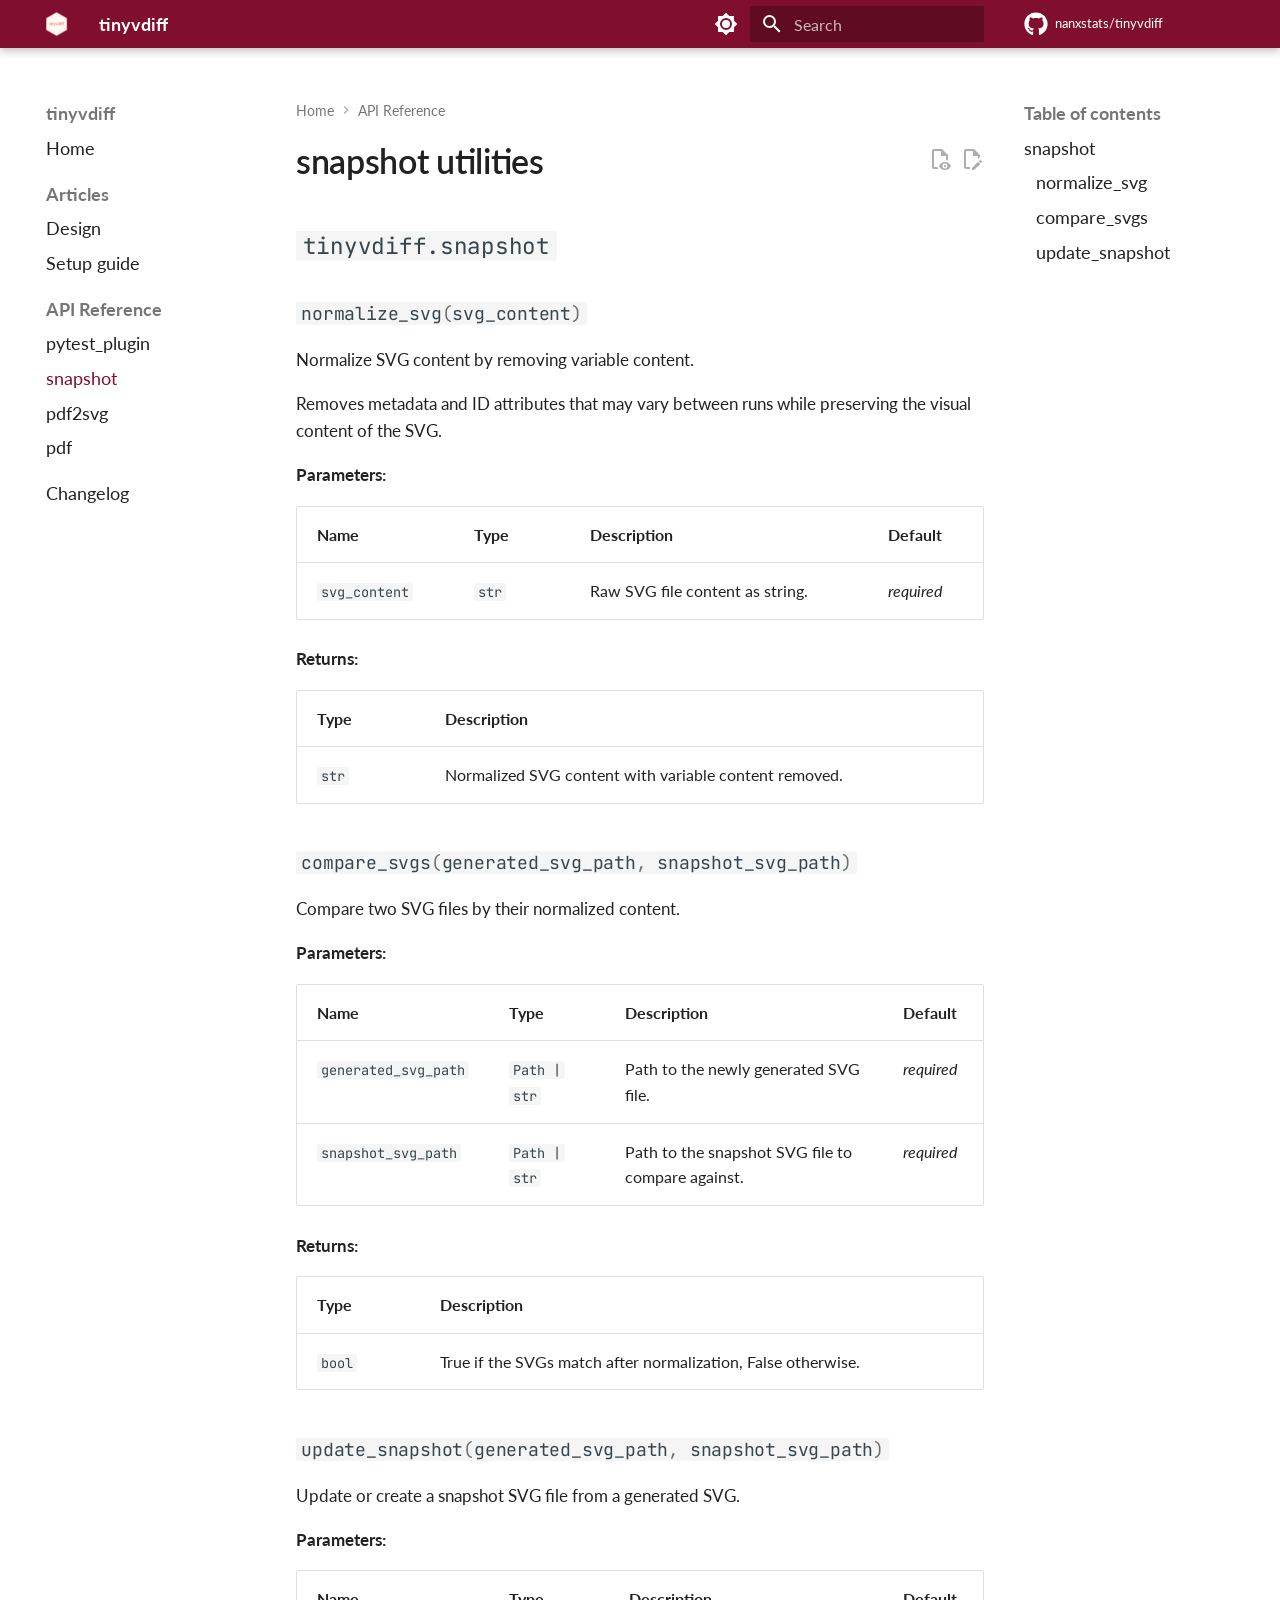
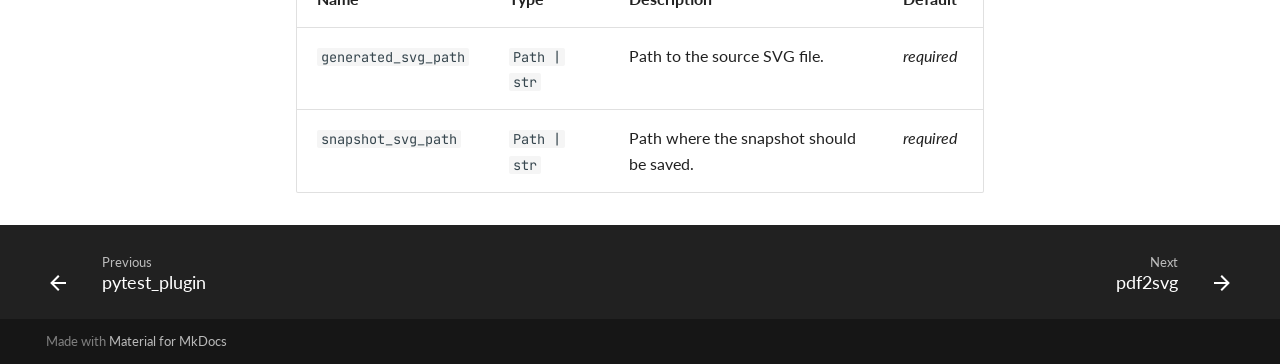
<file: reference/snapshot/index.html>
<!doctype html>
<html lang="en" class="no-js">
  <head>
    
      <meta charset="utf-8">
      <meta name="viewport" content="width=device-width,initial-scale=1">
      
      
      
        <link rel="canonical" href="https://nanx.me/tinyvdiff/reference/snapshot/">
      
      
        <link rel="prev" href="../pytest_plugin/">
      
      
        <link rel="next" href="../pdf2svg/">
      
      
        
      
      
      <link rel="icon" href="../../assets/favicon.png">
      <meta name="generator" content="mkdocs-1.6.1, mkdocs-material-9.7.0">
    
    
      
        <title>snapshot - tinyvdiff</title>
      
    
    
      <link rel="stylesheet" href="../../assets/stylesheets/main.618322db.min.css">
      
        
        <link rel="stylesheet" href="../../assets/stylesheets/palette.ab4e12ef.min.css">
      
      


    
    
      
    
    
      
        
        
        <link rel="preconnect" href="https://fonts.gstatic.com" crossorigin>
        <link rel="stylesheet" href="https://fonts.googleapis.com/css?family=Lato:300,300i,400,400i,700,700i%7CJetBrains+Mono:400,400i,700,700i&display=fallback">
        <style>:root{--md-text-font:"Lato";--md-code-font:"JetBrains Mono"}</style>
      
    
    
      <link rel="stylesheet" href="../../assets/_mkdocstrings.css">
    
      <link rel="stylesheet" href="../../stylesheets/extra.css">
    
    <script>__md_scope=new URL("../..",location),__md_hash=e=>[...e].reduce(((e,_)=>(e<<5)-e+_.charCodeAt(0)),0),__md_get=(e,_=localStorage,t=__md_scope)=>JSON.parse(_.getItem(t.pathname+"."+e)),__md_set=(e,_,t=localStorage,a=__md_scope)=>{try{t.setItem(a.pathname+"."+e,JSON.stringify(_))}catch(e){}}</script>
    
      

    
    
  </head>
  
  
    
    
      
    
    
    
    
    <body dir="ltr" data-md-color-scheme="default" data-md-color-primary="custom" data-md-color-accent="custom">
  
    
    <input class="md-toggle" data-md-toggle="drawer" type="checkbox" id="__drawer" autocomplete="off">
    <input class="md-toggle" data-md-toggle="search" type="checkbox" id="__search" autocomplete="off">
    <label class="md-overlay" for="__drawer"></label>
    <div data-md-component="skip">
      
        
        <a href="#snapshot-utilities" class="md-skip">
          Skip to content
        </a>
      
    </div>
    <div data-md-component="announce">
      
    </div>
    
    
      

  

<header class="md-header md-header--shadow" data-md-component="header">
  <nav class="md-header__inner md-grid" aria-label="Header">
    <a href="../.." title="tinyvdiff" class="md-header__button md-logo" aria-label="tinyvdiff" data-md-component="logo">
      
  <img src="../../assets/logo.png" alt="logo">

    </a>
    <label class="md-header__button md-icon" for="__drawer">
      
      <svg xmlns="http://www.w3.org/2000/svg" viewBox="0 0 24 24"><path d="M3 6h18v2H3zm0 5h18v2H3zm0 5h18v2H3z"/></svg>
    </label>
    <div class="md-header__title" data-md-component="header-title">
      <div class="md-header__ellipsis">
        <div class="md-header__topic">
          <span class="md-ellipsis">
            tinyvdiff
          </span>
        </div>
        <div class="md-header__topic" data-md-component="header-topic">
          <span class="md-ellipsis">
            
              snapshot
            
          </span>
        </div>
      </div>
    </div>
    
      
        <form class="md-header__option" data-md-component="palette">
  
    
    
    
    <input class="md-option" data-md-color-media="(prefers-color-scheme: light)" data-md-color-scheme="default" data-md-color-primary="custom" data-md-color-accent="custom"  aria-label="Switch to dark mode"  type="radio" name="__palette" id="__palette_0">
    
      <label class="md-header__button md-icon" title="Switch to dark mode" for="__palette_1" hidden>
        <svg xmlns="http://www.w3.org/2000/svg" viewBox="0 0 24 24"><path d="M12 8a4 4 0 0 0-4 4 4 4 0 0 0 4 4 4 4 0 0 0 4-4 4 4 0 0 0-4-4m0 10a6 6 0 0 1-6-6 6 6 0 0 1 6-6 6 6 0 0 1 6 6 6 6 0 0 1-6 6m8-9.31V4h-4.69L12 .69 8.69 4H4v4.69L.69 12 4 15.31V20h4.69L12 23.31 15.31 20H20v-4.69L23.31 12z"/></svg>
      </label>
    
  
    
    
    
    <input class="md-option" data-md-color-media="(prefers-color-scheme: dark)" data-md-color-scheme="slate" data-md-color-primary="custom" data-md-color-accent="custom"  aria-label="Switch to light mode"  type="radio" name="__palette" id="__palette_1">
    
      <label class="md-header__button md-icon" title="Switch to light mode" for="__palette_0" hidden>
        <svg xmlns="http://www.w3.org/2000/svg" viewBox="0 0 24 24"><path d="M12 18c-.89 0-1.74-.2-2.5-.55C11.56 16.5 13 14.42 13 12s-1.44-4.5-3.5-5.45C10.26 6.2 11.11 6 12 6a6 6 0 0 1 6 6 6 6 0 0 1-6 6m8-9.31V4h-4.69L12 .69 8.69 4H4v4.69L.69 12 4 15.31V20h4.69L12 23.31 15.31 20H20v-4.69L23.31 12z"/></svg>
      </label>
    
  
</form>
      
    
    
      <script>var palette=__md_get("__palette");if(palette&&palette.color){if("(prefers-color-scheme)"===palette.color.media){var media=matchMedia("(prefers-color-scheme: light)"),input=document.querySelector(media.matches?"[data-md-color-media='(prefers-color-scheme: light)']":"[data-md-color-media='(prefers-color-scheme: dark)']");palette.color.media=input.getAttribute("data-md-color-media"),palette.color.scheme=input.getAttribute("data-md-color-scheme"),palette.color.primary=input.getAttribute("data-md-color-primary"),palette.color.accent=input.getAttribute("data-md-color-accent")}for(var[key,value]of Object.entries(palette.color))document.body.setAttribute("data-md-color-"+key,value)}</script>
    
    
    
      
      
        <label class="md-header__button md-icon" for="__search">
          
          <svg xmlns="http://www.w3.org/2000/svg" viewBox="0 0 24 24"><path d="M9.5 3A6.5 6.5 0 0 1 16 9.5c0 1.61-.59 3.09-1.56 4.23l.27.27h.79l5 5-1.5 1.5-5-5v-.79l-.27-.27A6.52 6.52 0 0 1 9.5 16 6.5 6.5 0 0 1 3 9.5 6.5 6.5 0 0 1 9.5 3m0 2C7 5 5 7 5 9.5S7 14 9.5 14 14 12 14 9.5 12 5 9.5 5"/></svg>
        </label>
        <div class="md-search" data-md-component="search" role="dialog">
  <label class="md-search__overlay" for="__search"></label>
  <div class="md-search__inner" role="search">
    <form class="md-search__form" name="search">
      <input type="text" class="md-search__input" name="query" aria-label="Search" placeholder="Search" autocapitalize="off" autocorrect="off" autocomplete="off" spellcheck="false" data-md-component="search-query" required>
      <label class="md-search__icon md-icon" for="__search">
        
        <svg xmlns="http://www.w3.org/2000/svg" viewBox="0 0 24 24"><path d="M9.5 3A6.5 6.5 0 0 1 16 9.5c0 1.61-.59 3.09-1.56 4.23l.27.27h.79l5 5-1.5 1.5-5-5v-.79l-.27-.27A6.52 6.52 0 0 1 9.5 16 6.5 6.5 0 0 1 3 9.5 6.5 6.5 0 0 1 9.5 3m0 2C7 5 5 7 5 9.5S7 14 9.5 14 14 12 14 9.5 12 5 9.5 5"/></svg>
        
        <svg xmlns="http://www.w3.org/2000/svg" viewBox="0 0 24 24"><path d="M20 11v2H8l5.5 5.5-1.42 1.42L4.16 12l7.92-7.92L13.5 5.5 8 11z"/></svg>
      </label>
      <nav class="md-search__options" aria-label="Search">
        
        <button type="reset" class="md-search__icon md-icon" title="Clear" aria-label="Clear" tabindex="-1">
          
          <svg xmlns="http://www.w3.org/2000/svg" viewBox="0 0 24 24"><path d="M19 6.41 17.59 5 12 10.59 6.41 5 5 6.41 10.59 12 5 17.59 6.41 19 12 13.41 17.59 19 19 17.59 13.41 12z"/></svg>
        </button>
      </nav>
      
        <div class="md-search__suggest" data-md-component="search-suggest"></div>
      
    </form>
    <div class="md-search__output">
      <div class="md-search__scrollwrap" tabindex="0" data-md-scrollfix>
        <div class="md-search-result" data-md-component="search-result">
          <div class="md-search-result__meta">
            Initializing search
          </div>
          <ol class="md-search-result__list" role="presentation"></ol>
        </div>
      </div>
    </div>
  </div>
</div>
      
    
    
      <div class="md-header__source">
        <a href="https://github.com/nanxstats/tinyvdiff" title="Go to repository" class="md-source" data-md-component="source">
  <div class="md-source__icon md-icon">
    
    <svg xmlns="http://www.w3.org/2000/svg" viewBox="0 0 512 512"><!--! Font Awesome Free 7.1.0 by @fontawesome - https://fontawesome.com License - https://fontawesome.com/license/free (Icons: CC BY 4.0, Fonts: SIL OFL 1.1, Code: MIT License) Copyright 2025 Fonticons, Inc.--><path d="M173.9 397.4c0 2-2.3 3.6-5.2 3.6-3.3.3-5.6-1.3-5.6-3.6 0-2 2.3-3.6 5.2-3.6 3-.3 5.6 1.3 5.6 3.6m-31.1-4.5c-.7 2 1.3 4.3 4.3 4.9 2.6 1 5.6 0 6.2-2s-1.3-4.3-4.3-5.2c-2.6-.7-5.5.3-6.2 2.3m44.2-1.7c-2.9.7-4.9 2.6-4.6 4.9.3 2 2.9 3.3 5.9 2.6 2.9-.7 4.9-2.6 4.6-4.6-.3-1.9-3-3.2-5.9-2.9M252.8 8C114.1 8 8 113.3 8 252c0 110.9 69.8 205.8 169.5 239.2 12.8 2.3 17.3-5.6 17.3-12.1 0-6.2-.3-40.4-.3-61.4 0 0-70 15-84.7-29.8 0 0-11.4-29.1-27.8-36.6 0 0-22.9-15.7 1.6-15.4 0 0 24.9 2 38.6 25.8 21.9 38.6 58.6 27.5 72.9 20.9 2.3-16 8.8-27.1 16-33.7-55.9-6.2-112.3-14.3-112.3-110.5 0-27.5 7.6-41.3 23.6-58.9-2.6-6.5-11.1-33.3 2.6-67.9 20.9-6.5 69 27 69 27 20-5.6 41.5-8.5 62.8-8.5s42.8 2.9 62.8 8.5c0 0 48.1-33.6 69-27 13.7 34.7 5.2 61.4 2.6 67.9 16 17.7 25.8 31.5 25.8 58.9 0 96.5-58.9 104.2-114.8 110.5 9.2 7.9 17 22.9 17 46.4 0 33.7-.3 75.4-.3 83.6 0 6.5 4.6 14.4 17.3 12.1C436.2 457.8 504 362.9 504 252 504 113.3 391.5 8 252.8 8M105.2 352.9c-1.3 1-1 3.3.7 5.2 1.6 1.6 3.9 2.3 5.2 1 1.3-1 1-3.3-.7-5.2-1.6-1.6-3.9-2.3-5.2-1m-10.8-8.1c-.7 1.3.3 2.9 2.3 3.9 1.6 1 3.6.7 4.3-.7.7-1.3-.3-2.9-2.3-3.9-2-.6-3.6-.3-4.3.7m32.4 35.6c-1.6 1.3-1 4.3 1.3 6.2 2.3 2.3 5.2 2.6 6.5 1 1.3-1.3.7-4.3-1.3-6.2-2.2-2.3-5.2-2.6-6.5-1m-11.4-14.7c-1.6 1-1.6 3.6 0 5.9s4.3 3.3 5.6 2.3c1.6-1.3 1.6-3.9 0-6.2-1.4-2.3-4-3.3-5.6-2"/></svg>
  </div>
  <div class="md-source__repository">
    nanxstats/tinyvdiff
  </div>
</a>
      </div>
    
  </nav>
  
</header>
    
    <div class="md-container" data-md-component="container">
      
      
        
          
        
      
      <main class="md-main" data-md-component="main">
        <div class="md-main__inner md-grid">
          
            
              
              <div class="md-sidebar md-sidebar--primary" data-md-component="sidebar" data-md-type="navigation" >
                <div class="md-sidebar__scrollwrap">
                  <div class="md-sidebar__inner">
                    



<nav class="md-nav md-nav--primary" aria-label="Navigation" data-md-level="0">
  <label class="md-nav__title" for="__drawer">
    <a href="../.." title="tinyvdiff" class="md-nav__button md-logo" aria-label="tinyvdiff" data-md-component="logo">
      
  <img src="../../assets/logo.png" alt="logo">

    </a>
    tinyvdiff
  </label>
  
    <div class="md-nav__source">
      <a href="https://github.com/nanxstats/tinyvdiff" title="Go to repository" class="md-source" data-md-component="source">
  <div class="md-source__icon md-icon">
    
    <svg xmlns="http://www.w3.org/2000/svg" viewBox="0 0 512 512"><!--! Font Awesome Free 7.1.0 by @fontawesome - https://fontawesome.com License - https://fontawesome.com/license/free (Icons: CC BY 4.0, Fonts: SIL OFL 1.1, Code: MIT License) Copyright 2025 Fonticons, Inc.--><path d="M173.9 397.4c0 2-2.3 3.6-5.2 3.6-3.3.3-5.6-1.3-5.6-3.6 0-2 2.3-3.6 5.2-3.6 3-.3 5.6 1.3 5.6 3.6m-31.1-4.5c-.7 2 1.3 4.3 4.3 4.9 2.6 1 5.6 0 6.2-2s-1.3-4.3-4.3-5.2c-2.6-.7-5.5.3-6.2 2.3m44.2-1.7c-2.9.7-4.9 2.6-4.6 4.9.3 2 2.9 3.3 5.9 2.6 2.9-.7 4.9-2.6 4.6-4.6-.3-1.9-3-3.2-5.9-2.9M252.8 8C114.1 8 8 113.3 8 252c0 110.9 69.8 205.8 169.5 239.2 12.8 2.3 17.3-5.6 17.3-12.1 0-6.2-.3-40.4-.3-61.4 0 0-70 15-84.7-29.8 0 0-11.4-29.1-27.8-36.6 0 0-22.9-15.7 1.6-15.4 0 0 24.9 2 38.6 25.8 21.9 38.6 58.6 27.5 72.9 20.9 2.3-16 8.8-27.1 16-33.7-55.9-6.2-112.3-14.3-112.3-110.5 0-27.5 7.6-41.3 23.6-58.9-2.6-6.5-11.1-33.3 2.6-67.9 20.9-6.5 69 27 69 27 20-5.6 41.5-8.5 62.8-8.5s42.8 2.9 62.8 8.5c0 0 48.1-33.6 69-27 13.7 34.7 5.2 61.4 2.6 67.9 16 17.7 25.8 31.5 25.8 58.9 0 96.5-58.9 104.2-114.8 110.5 9.2 7.9 17 22.9 17 46.4 0 33.7-.3 75.4-.3 83.6 0 6.5 4.6 14.4 17.3 12.1C436.2 457.8 504 362.9 504 252 504 113.3 391.5 8 252.8 8M105.2 352.9c-1.3 1-1 3.3.7 5.2 1.6 1.6 3.9 2.3 5.2 1 1.3-1 1-3.3-.7-5.2-1.6-1.6-3.9-2.3-5.2-1m-10.8-8.1c-.7 1.3.3 2.9 2.3 3.9 1.6 1 3.6.7 4.3-.7.7-1.3-.3-2.9-2.3-3.9-2-.6-3.6-.3-4.3.7m32.4 35.6c-1.6 1.3-1 4.3 1.3 6.2 2.3 2.3 5.2 2.6 6.5 1 1.3-1.3.7-4.3-1.3-6.2-2.2-2.3-5.2-2.6-6.5-1m-11.4-14.7c-1.6 1-1.6 3.6 0 5.9s4.3 3.3 5.6 2.3c1.6-1.3 1.6-3.9 0-6.2-1.4-2.3-4-3.3-5.6-2"/></svg>
  </div>
  <div class="md-source__repository">
    nanxstats/tinyvdiff
  </div>
</a>
    </div>
  
  <ul class="md-nav__list" data-md-scrollfix>
    
      
      
  
  
  
  
    <li class="md-nav__item">
      <a href="../.." class="md-nav__link">
        
  
  
  <span class="md-ellipsis">
    
  
    Home
  

    
  </span>
  
  

      </a>
    </li>
  

    
      
      
  
  
  
  
    
    
      
        
      
        
      
    
    
    
      
        
        
      
    
    
    <li class="md-nav__item md-nav__item--section md-nav__item--nested">
      
        
        
          
        
        <input class="md-nav__toggle md-toggle md-toggle--indeterminate" type="checkbox" id="__nav_2" >
        
          
          <label class="md-nav__link" for="__nav_2" id="__nav_2_label" tabindex="">
            
  
  
  <span class="md-ellipsis">
    
  
    Articles
  

    
  </span>
  
  

            <span class="md-nav__icon md-icon"></span>
          </label>
        
        <nav class="md-nav" data-md-level="1" aria-labelledby="__nav_2_label" aria-expanded="false">
          <label class="md-nav__title" for="__nav_2">
            <span class="md-nav__icon md-icon"></span>
            
  
    Articles
  

          </label>
          <ul class="md-nav__list" data-md-scrollfix>
            
              
                
  
  
  
  
    <li class="md-nav__item">
      <a href="../../articles/design/" class="md-nav__link">
        
  
  
  <span class="md-ellipsis">
    
  
    Design
  

    
  </span>
  
  

      </a>
    </li>
  

              
            
              
                
  
  
  
  
    <li class="md-nav__item">
      <a href="../../articles/setup/" class="md-nav__link">
        
  
  
  <span class="md-ellipsis">
    
  
    Setup guide
  

    
  </span>
  
  

      </a>
    </li>
  

              
            
          </ul>
        </nav>
      
    </li>
  

    
      
      
  
  
    
  
  
  
    
    
      
        
      
        
      
        
      
        
      
    
    
    
      
        
        
      
    
    
    <li class="md-nav__item md-nav__item--active md-nav__item--section md-nav__item--nested">
      
        
        
        <input class="md-nav__toggle md-toggle " type="checkbox" id="__nav_3" checked>
        
          
          <label class="md-nav__link" for="__nav_3" id="__nav_3_label" tabindex="">
            
  
  
  <span class="md-ellipsis">
    
  
    API Reference
  

    
  </span>
  
  

            <span class="md-nav__icon md-icon"></span>
          </label>
        
        <nav class="md-nav" data-md-level="1" aria-labelledby="__nav_3_label" aria-expanded="true">
          <label class="md-nav__title" for="__nav_3">
            <span class="md-nav__icon md-icon"></span>
            
  
    API Reference
  

          </label>
          <ul class="md-nav__list" data-md-scrollfix>
            
              
                
  
  
  
  
    <li class="md-nav__item">
      <a href="../pytest_plugin/" class="md-nav__link">
        
  
  
  <span class="md-ellipsis">
    
  
    pytest_plugin
  

    
  </span>
  
  

      </a>
    </li>
  

              
            
              
                
  
  
    
  
  
  
    <li class="md-nav__item md-nav__item--active">
      
      <input class="md-nav__toggle md-toggle" type="checkbox" id="__toc">
      
      
        
      
      
        <label class="md-nav__link md-nav__link--active" for="__toc">
          
  
  
  <span class="md-ellipsis">
    
  
    snapshot
  

    
  </span>
  
  

          <span class="md-nav__icon md-icon"></span>
        </label>
      
      <a href="./" class="md-nav__link md-nav__link--active">
        
  
  
  <span class="md-ellipsis">
    
  
    snapshot
  

    
  </span>
  
  

      </a>
      
        

<nav class="md-nav md-nav--secondary" aria-label="Table of contents">
  
  
  
    
  
  
    <label class="md-nav__title" for="__toc">
      <span class="md-nav__icon md-icon"></span>
      Table of contents
    </label>
    <ul class="md-nav__list" data-md-component="toc" data-md-scrollfix>
      
        <li class="md-nav__item">
  <a href="#tinyvdiff.snapshot" class="md-nav__link">
    <span class="md-ellipsis">
      
        snapshot
      
    </span>
  </a>
  
    <nav class="md-nav" aria-label="snapshot">
      <ul class="md-nav__list">
        
          <li class="md-nav__item">
  <a href="#tinyvdiff.snapshot.normalize_svg" class="md-nav__link">
    <span class="md-ellipsis">
      
        normalize_svg
      
    </span>
  </a>
  
</li>
        
          <li class="md-nav__item">
  <a href="#tinyvdiff.snapshot.compare_svgs" class="md-nav__link">
    <span class="md-ellipsis">
      
        compare_svgs
      
    </span>
  </a>
  
</li>
        
          <li class="md-nav__item">
  <a href="#tinyvdiff.snapshot.update_snapshot" class="md-nav__link">
    <span class="md-ellipsis">
      
        update_snapshot
      
    </span>
  </a>
  
</li>
        
      </ul>
    </nav>
  
</li>
      
    </ul>
  
</nav>
      
    </li>
  

              
            
              
                
  
  
  
  
    <li class="md-nav__item">
      <a href="../pdf2svg/" class="md-nav__link">
        
  
  
  <span class="md-ellipsis">
    
  
    pdf2svg
  

    
  </span>
  
  

      </a>
    </li>
  

              
            
              
                
  
  
  
  
    <li class="md-nav__item">
      <a href="../pdf/" class="md-nav__link">
        
  
  
  <span class="md-ellipsis">
    
  
    pdf
  

    
  </span>
  
  

      </a>
    </li>
  

              
            
          </ul>
        </nav>
      
    </li>
  

    
      
      
  
  
  
  
    <li class="md-nav__item">
      <a href="../../changelog/" class="md-nav__link">
        
  
  
  <span class="md-ellipsis">
    
  
    Changelog
  

    
  </span>
  
  

      </a>
    </li>
  

    
  </ul>
</nav>
                  </div>
                </div>
              </div>
            
            
              
              <div class="md-sidebar md-sidebar--secondary" data-md-component="sidebar" data-md-type="toc" >
                <div class="md-sidebar__scrollwrap">
                  <div class="md-sidebar__inner">
                    

<nav class="md-nav md-nav--secondary" aria-label="Table of contents">
  
  
  
    
  
  
    <label class="md-nav__title" for="__toc">
      <span class="md-nav__icon md-icon"></span>
      Table of contents
    </label>
    <ul class="md-nav__list" data-md-component="toc" data-md-scrollfix>
      
        <li class="md-nav__item">
  <a href="#tinyvdiff.snapshot" class="md-nav__link">
    <span class="md-ellipsis">
      
        snapshot
      
    </span>
  </a>
  
    <nav class="md-nav" aria-label="snapshot">
      <ul class="md-nav__list">
        
          <li class="md-nav__item">
  <a href="#tinyvdiff.snapshot.normalize_svg" class="md-nav__link">
    <span class="md-ellipsis">
      
        normalize_svg
      
    </span>
  </a>
  
</li>
        
          <li class="md-nav__item">
  <a href="#tinyvdiff.snapshot.compare_svgs" class="md-nav__link">
    <span class="md-ellipsis">
      
        compare_svgs
      
    </span>
  </a>
  
</li>
        
          <li class="md-nav__item">
  <a href="#tinyvdiff.snapshot.update_snapshot" class="md-nav__link">
    <span class="md-ellipsis">
      
        update_snapshot
      
    </span>
  </a>
  
</li>
        
      </ul>
    </nav>
  
</li>
      
    </ul>
  
</nav>
                  </div>
                </div>
              </div>
            
          
          
            <div class="md-content" data-md-component="content">
              
                



  


  <nav class="md-path" aria-label="Navigation" >
    <ol class="md-path__list">
      
        
  
  
    <li class="md-path__item">
      <a href="../.." class="md-path__link">
        
  <span class="md-ellipsis">
    Home
  </span>

      </a>
    </li>
  

      
      
        
  
  
    
    
      <li class="md-path__item">
        <a href="../pytest_plugin/" class="md-path__link">
          
  <span class="md-ellipsis">
    API Reference
  </span>

        </a>
      </li>
    
  

      
    </ol>
  </nav>

              
              <article class="md-content__inner md-typeset">
                
                  


  
    <a href="https://github.com/nanxstats/tinyvdiff/edit/main/docs/reference/snapshot.md" title="Edit this page" class="md-content__button md-icon" rel="edit">
      
      <svg xmlns="http://www.w3.org/2000/svg" viewBox="0 0 24 24"><path d="M10 20H6V4h7v5h5v3.1l2-2V8l-6-6H6c-1.1 0-2 .9-2 2v16c0 1.1.9 2 2 2h4zm10.2-7c.1 0 .3.1.4.2l1.3 1.3c.2.2.2.6 0 .8l-1 1-2.1-2.1 1-1c.1-.1.2-.2.4-.2m0 3.9L14.1 23H12v-2.1l6.1-6.1z"/></svg>
    </a>
  
  
    
      
    
    <a href="https://github.com/nanxstats/tinyvdiff/raw/main/docs/reference/snapshot.md" title="View source of this page" class="md-content__button md-icon">
      
      <svg xmlns="http://www.w3.org/2000/svg" viewBox="0 0 24 24"><path d="M17 18c.56 0 1 .44 1 1s-.44 1-1 1-1-.44-1-1 .44-1 1-1m0-3c-2.73 0-5.06 1.66-6 4 .94 2.34 3.27 4 6 4s5.06-1.66 6-4c-.94-2.34-3.27-4-6-4m0 6.5a2.5 2.5 0 0 1-2.5-2.5 2.5 2.5 0 0 1 2.5-2.5 2.5 2.5 0 0 1 2.5 2.5 2.5 2.5 0 0 1-2.5 2.5M9.27 20H6V4h7v5h5v4.07c.7.08 1.36.25 2 .49V8l-6-6H6a2 2 0 0 0-2 2v16a2 2 0 0 0 2 2h4.5a8.2 8.2 0 0 1-1.23-2"/></svg>
    </a>
  


<h1 id="snapshot-utilities">snapshot utilities<a class="headerlink" href="#snapshot-utilities" title="Permanent link">&para;</a></h1>


<div class="doc doc-object doc-module">



<h2 id="tinyvdiff.snapshot" class="doc doc-heading">
            <code>tinyvdiff.snapshot</code>


<a href="#tinyvdiff.snapshot" class="headerlink" title="Permanent link">&para;</a></h2>

    <div class="doc doc-contents first">










  <div class="doc doc-children">










<div class="doc doc-object doc-function">


<h3 id="tinyvdiff.snapshot.normalize_svg" class="doc doc-heading">
            <code class="highlight language-python"><span class="n">normalize_svg</span><span class="p">(</span><span class="n">svg_content</span><span class="p">)</span></code>

<a href="#tinyvdiff.snapshot.normalize_svg" class="headerlink" title="Permanent link">&para;</a></h3>


    <div class="doc doc-contents ">

        <p>Normalize SVG content by removing variable content.</p>
<p>Removes metadata and ID attributes that may vary between runs while
preserving the visual content of the SVG.</p>


<p><span class="doc-section-title">Parameters:</span></p>
    <table>
      <thead>
        <tr>
          <th>Name</th>
          <th>Type</th>
          <th>Description</th>
          <th>Default</th>
        </tr>
      </thead>
      <tbody>
          <tr class="doc-section-item">
            <td>
                <code>svg_content</code>
            </td>
            <td>
                  <code><span title="str">str</span></code>
            </td>
            <td>
              <div class="doc-md-description">
                <p>Raw SVG file content as string.</p>
              </div>
            </td>
            <td>
                <em>required</em>
            </td>
          </tr>
      </tbody>
    </table>


    <p><span class="doc-section-title">Returns:</span></p>
    <table>
      <thead>
        <tr>
          <th>Type</th>
          <th>Description</th>
        </tr>
      </thead>
      <tbody>
          <tr class="doc-section-item">
            <td>
                  <code><span title="str">str</span></code>
            </td>
            <td>
              <div class="doc-md-description">
                <p>Normalized SVG content with variable content removed.</p>
              </div>
            </td>
          </tr>
      </tbody>
    </table>


    </div>

</div>

<div class="doc doc-object doc-function">


<h3 id="tinyvdiff.snapshot.compare_svgs" class="doc doc-heading">
            <code class="highlight language-python"><span class="n">compare_svgs</span><span class="p">(</span><span class="n">generated_svg_path</span><span class="p">,</span> <span class="n">snapshot_svg_path</span><span class="p">)</span></code>

<a href="#tinyvdiff.snapshot.compare_svgs" class="headerlink" title="Permanent link">&para;</a></h3>


    <div class="doc doc-contents ">

        <p>Compare two SVG files by their normalized content.</p>


<p><span class="doc-section-title">Parameters:</span></p>
    <table>
      <thead>
        <tr>
          <th>Name</th>
          <th>Type</th>
          <th>Description</th>
          <th>Default</th>
        </tr>
      </thead>
      <tbody>
          <tr class="doc-section-item">
            <td>
                <code>generated_svg_path</code>
            </td>
            <td>
                  <code><span title="pathlib.Path">Path</span> | <span title="str">str</span></code>
            </td>
            <td>
              <div class="doc-md-description">
                <p>Path to the newly generated SVG file.</p>
              </div>
            </td>
            <td>
                <em>required</em>
            </td>
          </tr>
          <tr class="doc-section-item">
            <td>
                <code>snapshot_svg_path</code>
            </td>
            <td>
                  <code><span title="pathlib.Path">Path</span> | <span title="str">str</span></code>
            </td>
            <td>
              <div class="doc-md-description">
                <p>Path to the snapshot SVG file to compare against.</p>
              </div>
            </td>
            <td>
                <em>required</em>
            </td>
          </tr>
      </tbody>
    </table>


    <p><span class="doc-section-title">Returns:</span></p>
    <table>
      <thead>
        <tr>
          <th>Type</th>
          <th>Description</th>
        </tr>
      </thead>
      <tbody>
          <tr class="doc-section-item">
            <td>
                  <code><span title="bool">bool</span></code>
            </td>
            <td>
              <div class="doc-md-description">
                <p>True if the SVGs match after normalization, False otherwise.</p>
              </div>
            </td>
          </tr>
      </tbody>
    </table>


    </div>

</div>

<div class="doc doc-object doc-function">


<h3 id="tinyvdiff.snapshot.update_snapshot" class="doc doc-heading">
            <code class="highlight language-python"><span class="n">update_snapshot</span><span class="p">(</span><span class="n">generated_svg_path</span><span class="p">,</span> <span class="n">snapshot_svg_path</span><span class="p">)</span></code>

<a href="#tinyvdiff.snapshot.update_snapshot" class="headerlink" title="Permanent link">&para;</a></h3>


    <div class="doc doc-contents ">

        <p>Update or create a snapshot SVG file from a generated SVG.</p>


<p><span class="doc-section-title">Parameters:</span></p>
    <table>
      <thead>
        <tr>
          <th>Name</th>
          <th>Type</th>
          <th>Description</th>
          <th>Default</th>
        </tr>
      </thead>
      <tbody>
          <tr class="doc-section-item">
            <td>
                <code>generated_svg_path</code>
            </td>
            <td>
                  <code><span title="pathlib.Path">Path</span> | <span title="str">str</span></code>
            </td>
            <td>
              <div class="doc-md-description">
                <p>Path to the source SVG file.</p>
              </div>
            </td>
            <td>
                <em>required</em>
            </td>
          </tr>
          <tr class="doc-section-item">
            <td>
                <code>snapshot_svg_path</code>
            </td>
            <td>
                  <code><span title="pathlib.Path">Path</span> | <span title="str">str</span></code>
            </td>
            <td>
              <div class="doc-md-description">
                <p>Path where the snapshot should be saved.</p>
              </div>
            </td>
            <td>
                <em>required</em>
            </td>
          </tr>
      </tbody>
    </table>


    </div>

</div>



  </div>

    </div>

</div>












                
              </article>
            </div>
          
          
<script>var target=document.getElementById(location.hash.slice(1));target&&target.name&&(target.checked=target.name.startsWith("__tabbed_"))</script>
        </div>
        
          <button type="button" class="md-top md-icon" data-md-component="top" hidden>
  
  <svg xmlns="http://www.w3.org/2000/svg" viewBox="0 0 24 24"><path d="M13 20h-2V8l-5.5 5.5-1.42-1.42L12 4.16l7.92 7.92-1.42 1.42L13 8z"/></svg>
  Back to top
</button>
        
      </main>
      
        <footer class="md-footer">
  
    
      
      <nav class="md-footer__inner md-grid" aria-label="Footer" >
        
          
          <a href="../pytest_plugin/" class="md-footer__link md-footer__link--prev" aria-label="Previous: pytest_plugin">
            <div class="md-footer__button md-icon">
              
              <svg xmlns="http://www.w3.org/2000/svg" viewBox="0 0 24 24"><path d="M20 11v2H8l5.5 5.5-1.42 1.42L4.16 12l7.92-7.92L13.5 5.5 8 11z"/></svg>
            </div>
            <div class="md-footer__title">
              <span class="md-footer__direction">
                Previous
              </span>
              <div class="md-ellipsis">
                pytest_plugin
              </div>
            </div>
          </a>
        
        
          
          <a href="../pdf2svg/" class="md-footer__link md-footer__link--next" aria-label="Next: pdf2svg">
            <div class="md-footer__title">
              <span class="md-footer__direction">
                Next
              </span>
              <div class="md-ellipsis">
                pdf2svg
              </div>
            </div>
            <div class="md-footer__button md-icon">
              
              <svg xmlns="http://www.w3.org/2000/svg" viewBox="0 0 24 24"><path d="M4 11v2h12l-5.5 5.5 1.42 1.42L19.84 12l-7.92-7.92L10.5 5.5 16 11z"/></svg>
            </div>
          </a>
        
      </nav>
    
  
  <div class="md-footer-meta md-typeset">
    <div class="md-footer-meta__inner md-grid">
      <div class="md-copyright">
  
  
    Made with
    <a href="https://squidfunk.github.io/mkdocs-material/" target="_blank" rel="noopener">
      Material for MkDocs
    </a>
  
</div>
      
    </div>
  </div>
</footer>
      
    </div>
    <div class="md-dialog" data-md-component="dialog">
      <div class="md-dialog__inner md-typeset"></div>
    </div>
    
    
    
      
      
      <script id="__config" type="application/json">{"annotate": null, "base": "../..", "features": ["announce.dismiss", "content.action.edit", "content.action.view", "content.code.annotate", "content.code.copy", "content.tooltips", "navigation.footer", "navigation.indexes", "navigation.sections", "navigation.expand", "navigation.top", "navigation.path", "search.highlight", "search.suggest", "toc.follow"], "search": "../../assets/javascripts/workers/search.7a47a382.min.js", "tags": null, "translations": {"clipboard.copied": "Copied to clipboard", "clipboard.copy": "Copy to clipboard", "search.result.more.one": "1 more on this page", "search.result.more.other": "# more on this page", "search.result.none": "No matching documents", "search.result.one": "1 matching document", "search.result.other": "# matching documents", "search.result.placeholder": "Type to start searching", "search.result.term.missing": "Missing", "select.version": "Select version"}, "version": null}</script>
    
    
      <script src="../../assets/javascripts/bundle.e71a0d61.min.js"></script>
      
    
  </body>
</html>
</file>
<file: assets/_mkdocstrings.css>
/* Avoid breaking parameter names, etc. in table cells. */
.doc-contents td code {
  word-break: normal !important;
}

/* No line break before first paragraph of descriptions. */
.doc-md-description,
.doc-md-description>p:first-child {
  display: inline;
}

/* No text transformation from Material for MkDocs for H5 headings. */
.md-typeset h5 .doc-object-name {
  text-transform: none;
}

/* Max width for docstring sections tables. */
.doc .md-typeset__table,
.doc .md-typeset__table table {
  display: table !important;
  width: 100%;
}

.doc .md-typeset__table tr {
  display: table-row;
}

/* Defaults in Spacy table style. */
.doc-param-default,
.doc-type_param-default {
  float: right;
}

/* Parameter headings must be inline, not blocks. */
.doc-heading-parameter,
.doc-heading-type_parameter {
  display: inline;
}

/* Default font size for parameter headings. */
.md-typeset .doc-heading-parameter {
  font-size: inherit;
}

/* Prefer space on the right, not the left of parameter permalinks. */
.doc-heading-parameter .headerlink,
.doc-heading-type_parameter .headerlink {
  margin-left: 0 !important;
  margin-right: 0.2rem;
}

/* Backward-compatibility: docstring section titles in bold. */
.doc-section-title {
  font-weight: bold;
}

/* Backlinks crumb separator. */
.doc-backlink-crumb {
  display: inline-flex;
  gap: .2rem;
  white-space: nowrap;
  align-items: center;
  vertical-align: middle;
}
.doc-backlink-crumb:not(:first-child)::before {
  background-color: var(--md-default-fg-color--lighter);
  content: "";
  display: inline;
  height: 1rem;
  --md-path-icon: url('data:image/svg+xml;charset=utf-8,<svg xmlns="http://www.w3.org/2000/svg" viewBox="0 0 24 24"><path d="M8.59 16.58 13.17 12 8.59 7.41 10 6l6 6-6 6z"/></svg>');
  -webkit-mask-image: var(--md-path-icon);
  mask-image: var(--md-path-icon);
  width: 1rem;
}
.doc-backlink-crumb.last {
  font-weight: bold;
}

/* Symbols in Navigation and ToC. */
:root, :host,
[data-md-color-scheme="default"] {
  --doc-symbol-parameter-fg-color: #df50af;
  --doc-symbol-type_parameter-fg-color: #df50af;
  --doc-symbol-attribute-fg-color: #953800;
  --doc-symbol-function-fg-color: #8250df;
  --doc-symbol-method-fg-color: #8250df;
  --doc-symbol-class-fg-color: #0550ae;
  --doc-symbol-type_alias-fg-color: #0550ae;
  --doc-symbol-module-fg-color: #5cad0f;

  --doc-symbol-parameter-bg-color: #df50af1a;
  --doc-symbol-type_parameter-bg-color: #df50af1a;
  --doc-symbol-attribute-bg-color: #9538001a;
  --doc-symbol-function-bg-color: #8250df1a;
  --doc-symbol-method-bg-color: #8250df1a;
  --doc-symbol-class-bg-color: #0550ae1a;
  --doc-symbol-type_alias-bg-color: #0550ae1a;
  --doc-symbol-module-bg-color: #5cad0f1a;
}

[data-md-color-scheme="slate"] {
  --doc-symbol-parameter-fg-color: #ffa8cc;
  --doc-symbol-type_parameter-fg-color: #ffa8cc;
  --doc-symbol-attribute-fg-color: #ffa657;
  --doc-symbol-function-fg-color: #d2a8ff;
  --doc-symbol-method-fg-color: #d2a8ff;
  --doc-symbol-class-fg-color: #79c0ff;
  --doc-symbol-type_alias-fg-color: #79c0ff;
  --doc-symbol-module-fg-color: #baff79;

  --doc-symbol-parameter-bg-color: #ffa8cc1a;
  --doc-symbol-type_parameter-bg-color: #ffa8cc1a;
  --doc-symbol-attribute-bg-color: #ffa6571a;
  --doc-symbol-function-bg-color: #d2a8ff1a;
  --doc-symbol-method-bg-color: #d2a8ff1a;
  --doc-symbol-class-bg-color: #79c0ff1a;
  --doc-symbol-type_alias-bg-color: #79c0ff1a;
  --doc-symbol-module-bg-color: #baff791a;
}

code.doc-symbol {
  border-radius: .1rem;
  font-size: .85em;
  padding: 0 .3em;
  font-weight: bold;
}

code.doc-symbol-parameter,
a code.doc-symbol-parameter {
  color: var(--doc-symbol-parameter-fg-color);
  background-color: var(--doc-symbol-parameter-bg-color);
}

code.doc-symbol-parameter::after {
  content: "param";
}

code.doc-symbol-type_parameter,
a code.doc-symbol-type_parameter {
  color: var(--doc-symbol-type_parameter-fg-color);
  background-color: var(--doc-symbol-type_parameter-bg-color);
}

code.doc-symbol-type_parameter::after {
  content: "type-param";
}

code.doc-symbol-attribute,
a code.doc-symbol-attribute {
  color: var(--doc-symbol-attribute-fg-color);
  background-color: var(--doc-symbol-attribute-bg-color);
}

code.doc-symbol-attribute::after {
  content: "attr";
}

code.doc-symbol-function,
a code.doc-symbol-function {
  color: var(--doc-symbol-function-fg-color);
  background-color: var(--doc-symbol-function-bg-color);
}

code.doc-symbol-function::after {
  content: "func";
}

code.doc-symbol-method,
a code.doc-symbol-method {
  color: var(--doc-symbol-method-fg-color);
  background-color: var(--doc-symbol-method-bg-color);
}

code.doc-symbol-method::after {
  content: "meth";
}

code.doc-symbol-class,
a code.doc-symbol-class {
  color: var(--doc-symbol-class-fg-color);
  background-color: var(--doc-symbol-class-bg-color);
}

code.doc-symbol-class::after {
  content: "class";
}


code.doc-symbol-type_alias,
a code.doc-symbol-type_alias {
  color: var(--doc-symbol-type_alias-fg-color);
  background-color: var(--doc-symbol-type_alias-bg-color);
}

code.doc-symbol-type_alias::after {
  content: "type";
}

code.doc-symbol-module,
a code.doc-symbol-module {
  color: var(--doc-symbol-module-fg-color);
  background-color: var(--doc-symbol-module-bg-color);
}

code.doc-symbol-module::after {
  content: "mod";
}

.doc-signature .autorefs {
  color: inherit;
  border-bottom: 1px dotted currentcolor;
}

/* Source code blocks (admonitions). */
:root {
  --md-admonition-icon--mkdocstrings-source: url('data:image/svg+xml;charset=utf-8,<svg xmlns="http://www.w3.org/2000/svg" viewBox="0 0 24 24"><path d="M15.22 4.97a.75.75 0 0 1 1.06 0l6.5 6.5a.75.75 0 0 1 0 1.06l-6.5 6.5a.749.749 0 0 1-1.275-.326.75.75 0 0 1 .215-.734L21.19 12l-5.97-5.97a.75.75 0 0 1 0-1.06m-6.44 0a.75.75 0 0 1 0 1.06L2.81 12l5.97 5.97a.749.749 0 0 1-.326 1.275.75.75 0 0 1-.734-.215l-6.5-6.5a.75.75 0 0 1 0-1.06l6.5-6.5a.75.75 0 0 1 1.06 0"/></svg>')
}
.md-typeset .admonition.mkdocstrings-source,
.md-typeset details.mkdocstrings-source {
  border: none;
  padding: 0;
}
.md-typeset .admonition.mkdocstrings-source:focus-within,
.md-typeset details.mkdocstrings-source:focus-within {
  box-shadow: none;
}
.md-typeset .mkdocstrings-source > .admonition-title,
.md-typeset .mkdocstrings-source > summary {
  background-color: inherit;
}
.md-typeset .mkdocstrings-source > .admonition-title::before,
.md-typeset .mkdocstrings-source > summary::before {
  background-color: var(--md-default-fg-color);
  -webkit-mask-image: var(--md-admonition-icon--mkdocstrings-source);
          mask-image: var(--md-admonition-icon--mkdocstrings-source);
}
</file>
<file: stylesheets/extra.css>
/* Color scheme */

/*
 * Color palette from: https://coolors.co/palette/590d22-800f2f-a4133c-c9184a-ff4d6d-ff758f-ff8fa3-ffb3c1-ffccd5-fff0f3
 */

:root {
    --md-primary-fg-color: #800F2F;
    --md-primary-fg-color--light: #590D22;
    --md-primary-fg-color--dark: #A4133C;
    --md-primary-bg-color: hsla(0, 0%, 100%, 1);
    --md-primary-bg-color--light: hsla(0, 0%, 100%, 0.7);
    --md-accent-fg-color: #C9184A;
    --md-accent-fg-color--transparent: #FFF0F3;
    --md-accent-bg-color: hsla(0, 0%, 100%, 1);
    --md-accent-bg-color--light: hsla(0, 0%, 100%, 0.7);
}

/* Typography */

body {
    -webkit-font-smoothing: auto;
}

.md-nav {
    font-size: 0.9rem;
}

.md-typeset h1,
.md-typeset h2,
.md-typeset h3 {
    color: var(--md-default-fg-color--dark);
    font-weight: 600;
}

h2 h3,
code {
    font-weight: 400;
}

.md-typeset {
    font-size: 0.85rem;
}

.md-typeset code {
    font-size: 0.85em;
}

.md-typeset table:not([class]) {
    font-size: 0.8rem;
}

.md-typeset .admonition,
.md-typeset details {
    font-size: 0.85rem;
}
</file>
<file: assets/stylesheets/main.618322db.min.css>
@charset "UTF-8";html{-webkit-text-size-adjust:none;-moz-text-size-adjust:none;text-size-adjust:none;box-sizing:border-box}*,:after,:before{box-sizing:inherit}@media (prefers-reduced-motion){*,:after,:before{transition:none!important}}body{margin:0}a,button,input,label{-webkit-tap-highlight-color:transparent}a{color:inherit;text-decoration:none}hr{border:0;box-sizing:initial;display:block;height:.05rem;overflow:visible;padding:0}small{font-size:80%}sub,sup{line-height:1em}img{border-style:none}table{border-collapse:initial;border-spacing:0}td,th{font-weight:400;vertical-align:top}button{background:#0000;border:0;font-family:inherit;font-size:inherit;margin:0;padding:0}input{border:0;outline:none}:root{--md-primary-fg-color:#4051b5;--md-primary-fg-color--light:#5d6cc0;--md-primary-fg-color--dark:#303fa1;--md-primary-bg-color:#fff;--md-primary-bg-color--light:#ffffffb3;--md-accent-fg-color:#526cfe;--md-accent-fg-color--transparent:#526cfe1a;--md-accent-bg-color:#fff;--md-accent-bg-color--light:#ffffffb3}[data-md-color-scheme=default]{color-scheme:light}[data-md-color-scheme=default] img[src$="#gh-dark-mode-only"],[data-md-color-scheme=default] img[src$="#only-dark"]{display:none}:root,[data-md-color-scheme=default]{--md-hue:225deg;--md-default-fg-color:#000000de;--md-default-fg-color--light:#0000008a;--md-default-fg-color--lighter:#00000052;--md-default-fg-color--lightest:#00000012;--md-default-bg-color:#fff;--md-default-bg-color--light:#ffffffb3;--md-default-bg-color--lighter:#ffffff4d;--md-default-bg-color--lightest:#ffffff1f;--md-code-fg-color:#36464e;--md-code-bg-color:#f5f5f5;--md-code-bg-color--light:#f5f5f5b3;--md-code-bg-color--lighter:#f5f5f54d;--md-code-hl-color:#4287ff;--md-code-hl-color--light:#4287ff1a;--md-code-hl-number-color:#d52a2a;--md-code-hl-special-color:#db1457;--md-code-hl-function-color:#a846b9;--md-code-hl-constant-color:#6e59d9;--md-code-hl-keyword-color:#3f6ec6;--md-code-hl-string-color:#1c7d4d;--md-code-hl-name-color:var(--md-code-fg-color);--md-code-hl-operator-color:var(--md-default-fg-color--light);--md-code-hl-punctuation-color:var(--md-default-fg-color--light);--md-code-hl-comment-color:var(--md-default-fg-color--light);--md-code-hl-generic-color:var(--md-default-fg-color--light);--md-code-hl-variable-color:var(--md-default-fg-color--light);--md-typeset-color:var(--md-default-fg-color);--md-typeset-a-color:var(--md-primary-fg-color);--md-typeset-del-color:#f5503d26;--md-typeset-ins-color:#0bd57026;--md-typeset-kbd-color:#fafafa;--md-typeset-kbd-accent-color:#fff;--md-typeset-kbd-border-color:#b8b8b8;--md-typeset-mark-color:#ffff0080;--md-typeset-table-color:#0000001f;--md-typeset-table-color--light:rgba(0,0,0,.035);--md-admonition-fg-color:var(--md-default-fg-color);--md-admonition-bg-color:var(--md-default-bg-color);--md-warning-fg-color:#000000de;--md-warning-bg-color:#ff9;--md-footer-fg-color:#fff;--md-footer-fg-color--light:#ffffffb3;--md-footer-fg-color--lighter:#ffffff73;--md-footer-bg-color:#000000de;--md-footer-bg-color--dark:#00000052;--md-shadow-z1:0 0.2rem 0.5rem #0000000d,0 0 0.05rem #0000001a;--md-shadow-z2:0 0.2rem 0.5rem #0000001a,0 0 0.05rem #00000040;--md-shadow-z3:0 0.2rem 0.5rem #0003,0 0 0.05rem #00000059}.md-icon svg{fill:currentcolor;display:block;height:1.2rem;width:1.2rem}body{-webkit-font-smoothing:antialiased;-moz-osx-font-smoothing:grayscale;--md-text-font-family:var(--md-text-font,_),-apple-system,BlinkMacSystemFont,Helvetica,Arial,sans-serif;--md-code-font-family:var(--md-code-font,_),SFMono-Regular,Consolas,Menlo,monospace}aside,body,input{font-feature-settings:"kern","liga";color:var(--md-typeset-color);font-family:var(--md-text-font-family)}code,kbd,pre{font-feature-settings:"kern";font-family:var(--md-code-font-family)}:root{--md-typeset-table-sort-icon:url('data:image/svg+xml;charset=utf-8,<svg xmlns="http://www.w3.org/2000/svg" viewBox="0 0 24 24"><path d="m18 21-4-4h3V7h-3l4-4 4 4h-3v10h3M2 19v-2h10v2M2 13v-2h7v2M2 7V5h4v2z"/></svg>');--md-typeset-table-sort-icon--asc:url('data:image/svg+xml;charset=utf-8,<svg xmlns="http://www.w3.org/2000/svg" viewBox="0 0 24 24"><path d="M19 17h3l-4 4-4-4h3V3h2M2 17h10v2H2M6 5v2H2V5m0 6h7v2H2z"/></svg>');--md-typeset-table-sort-icon--desc:url('data:image/svg+xml;charset=utf-8,<svg xmlns="http://www.w3.org/2000/svg" viewBox="0 0 24 24"><path d="M19 7h3l-4-4-4 4h3v14h2M2 17h10v2H2M6 5v2H2V5m0 6h7v2H2z"/></svg>')}.md-typeset{-webkit-print-color-adjust:exact;color-adjust:exact;font-size:.8rem;line-height:1.6;overflow-wrap:break-word}@media print{.md-typeset{font-size:.68rem}}.md-typeset blockquote,.md-typeset dl,.md-typeset figure,.md-typeset ol,.md-typeset pre,.md-typeset ul{margin-bottom:1em;margin-top:1em}.md-typeset h1{color:var(--md-default-fg-color--light);font-size:2em;line-height:1.3;margin:0 0 1.25em}.md-typeset h1,.md-typeset h2{font-weight:300;letter-spacing:-.01em}.md-typeset h2{font-size:1.5625em;line-height:1.4;margin:1.6em 0 .64em}.md-typeset h3{font-size:1.25em;font-weight:400;letter-spacing:-.01em;line-height:1.5;margin:1.6em 0 .8em}.md-typeset h2+h3{margin-top:.8em}.md-typeset h4{font-weight:700;letter-spacing:-.01em;margin:1em 0}.md-typeset h5,.md-typeset h6{color:var(--md-default-fg-color--light);font-size:.8em;font-weight:700;letter-spacing:-.01em;margin:1.25em 0}.md-typeset h5{text-transform:uppercase}.md-typeset h5 code{text-transform:none}.md-typeset hr{border-bottom:.05rem solid var(--md-default-fg-color--lightest);display:flow-root;margin:1.5em 0}.md-typeset a{color:var(--md-typeset-a-color);word-break:break-word}.md-typeset a,.md-typeset a:before{transition:color 125ms}.md-typeset a:focus,.md-typeset a:hover{color:var(--md-accent-fg-color)}.md-typeset a:focus code,.md-typeset a:hover code{background-color:var(--md-accent-fg-color--transparent);color:var(--md-accent-fg-color)}.md-typeset a code{color:var(--md-typeset-a-color)}.md-typeset a.focus-visible{outline-color:var(--md-accent-fg-color);outline-offset:.2rem}.md-typeset code,.md-typeset kbd,.md-typeset pre{color:var(--md-code-fg-color);direction:ltr;font-variant-ligatures:none;transition:background-color 125ms}@media print{.md-typeset code,.md-typeset kbd,.md-typeset pre{white-space:pre-wrap}}.md-typeset code{background-color:var(--md-code-bg-color);border-radius:.1rem;-webkit-box-decoration-break:clone;box-decoration-break:clone;font-size:.85em;padding:0 .2941176471em;transition:color 125ms,background-color 125ms;word-break:break-word}.md-typeset code:not(.focus-visible){-webkit-tap-highlight-color:transparent;outline:none}.md-typeset pre{display:flow-root;line-height:1.4;position:relative}.md-typeset pre>code{-webkit-box-decoration-break:slice;box-decoration-break:slice;box-shadow:none;display:block;margin:0;outline-color:var(--md-accent-fg-color);overflow:auto;padding:.7720588235em 1.1764705882em;scrollbar-color:var(--md-default-fg-color--lighter) #0000;scrollbar-width:thin;touch-action:auto;word-break:normal}.md-typeset pre>code:hover{scrollbar-color:var(--md-accent-fg-color) #0000}.md-typeset pre>code::-webkit-scrollbar{height:.2rem;width:.2rem}.md-typeset pre>code::-webkit-scrollbar-thumb{background-color:var(--md-default-fg-color--lighter)}.md-typeset pre>code::-webkit-scrollbar-thumb:hover{background-color:var(--md-accent-fg-color)}.md-typeset kbd{background-color:var(--md-typeset-kbd-color);border-radius:.1rem;box-shadow:0 .1rem 0 .05rem var(--md-typeset-kbd-border-color),0 .1rem 0 var(--md-typeset-kbd-border-color),0 -.1rem .2rem var(--md-typeset-kbd-accent-color) inset;color:var(--md-default-fg-color);display:inline-block;font-size:.75em;padding:0 .6666666667em;vertical-align:text-top;word-break:break-word}.md-typeset mark{background-color:var(--md-typeset-mark-color);-webkit-box-decoration-break:clone;box-decoration-break:clone;color:inherit;word-break:break-word}.md-typeset abbr{cursor:help;text-decoration:none}.md-typeset [data-preview],.md-typeset abbr{border-bottom:.05rem dotted var(--md-default-fg-color--light)}.md-typeset small{opacity:.75}[dir=ltr] .md-typeset sub,[dir=ltr] .md-typeset sup{margin-left:.078125em}[dir=rtl] .md-typeset sub,[dir=rtl] .md-typeset sup{margin-right:.078125em}[dir=ltr] .md-typeset blockquote{padding-left:.6rem}[dir=rtl] .md-typeset blockquote{padding-right:.6rem}[dir=ltr] .md-typeset blockquote{border-left:.2rem solid var(--md-default-fg-color--lighter)}[dir=rtl] .md-typeset blockquote{border-right:.2rem solid var(--md-default-fg-color--lighter)}.md-typeset blockquote{color:var(--md-default-fg-color--light);margin-left:0;margin-right:0}.md-typeset ul{list-style-type:disc}.md-typeset ul[type]{list-style-type:revert-layer}[dir=ltr] .md-typeset ol,[dir=ltr] .md-typeset ul{margin-left:.625em}[dir=rtl] .md-typeset ol,[dir=rtl] .md-typeset ul{margin-right:.625em}.md-typeset ol,.md-typeset ul{padding:0}.md-typeset ol:not([hidden]),.md-typeset ul:not([hidden]){display:flow-root}.md-typeset ol ol,.md-typeset ul ol{list-style-type:lower-alpha}.md-typeset ol ol ol,.md-typeset ul ol ol{list-style-type:lower-roman}.md-typeset ol ol ol ol,.md-typeset ul ol ol ol{list-style-type:upper-alpha}.md-typeset ol ol ol ol ol,.md-typeset ul ol ol ol ol{list-style-type:upper-roman}.md-typeset ol[type],.md-typeset ul[type]{list-style-type:revert-layer}[dir=ltr] .md-typeset ol li,[dir=ltr] .md-typeset ul li{margin-left:1.25em}[dir=rtl] .md-typeset ol li,[dir=rtl] .md-typeset ul li{margin-right:1.25em}.md-typeset ol li,.md-typeset ul li{margin-bottom:.5em}.md-typeset ol li blockquote,.md-typeset ol li p,.md-typeset ul li blockquote,.md-typeset ul li p{margin:.5em 0}.md-typeset ol li:last-child,.md-typeset ul li:last-child{margin-bottom:0}[dir=ltr] .md-typeset ol li ol,[dir=ltr] .md-typeset ol li ul,[dir=ltr] .md-typeset ul li ol,[dir=ltr] .md-typeset ul li ul{margin-left:.625em}[dir=rtl] .md-typeset ol li ol,[dir=rtl] .md-typeset ol li ul,[dir=rtl] .md-typeset ul li ol,[dir=rtl] .md-typeset ul li ul{margin-right:.625em}.md-typeset ol li ol,.md-typeset ol li ul,.md-typeset ul li ol,.md-typeset ul li ul{margin-bottom:.5em;margin-top:.5em}[dir=ltr] .md-typeset dd{margin-left:1.875em}[dir=rtl] .md-typeset dd{margin-right:1.875em}.md-typeset dd{margin-bottom:1.5em;margin-top:1em}.md-typeset img,.md-typeset svg,.md-typeset video{height:auto;max-width:100%}.md-typeset img[align=left]{margin:1em 1em 1em 0}.md-typeset img[align=right]{margin:1em 0 1em 1em}.md-typeset img[align]:only-child{margin-top:0}.md-typeset figure{display:flow-root;margin:1em auto;max-width:100%;text-align:center;width:fit-content}.md-typeset figure img{display:block;margin:0 auto}.md-typeset figcaption{font-style:italic;margin:1em auto;max-width:24rem}.md-typeset iframe{max-width:100%}.md-typeset table:not([class]){background-color:var(--md-default-bg-color);border:.05rem solid var(--md-typeset-table-color);border-radius:.1rem;display:inline-block;font-size:.64rem;max-width:100%;overflow:auto;touch-action:auto}@media print{.md-typeset table:not([class]){display:table}}.md-typeset table:not([class])+*{margin-top:1.5em}.md-typeset table:not([class]) td>:first-child,.md-typeset table:not([class]) th>:first-child{margin-top:0}.md-typeset table:not([class]) td>:last-child,.md-typeset table:not([class]) th>:last-child{margin-bottom:0}.md-typeset table:not([class]) td:not([align]),.md-typeset table:not([class]) th:not([align]){text-align:left}[dir=rtl] .md-typeset table:not([class]) td:not([align]),[dir=rtl] .md-typeset table:not([class]) th:not([align]){text-align:right}.md-typeset table:not([class]) th{font-weight:700;min-width:5rem;padding:.9375em 1.25em;vertical-align:top}.md-typeset table:not([class]) td{border-top:.05rem solid var(--md-typeset-table-color);padding:.9375em 1.25em;vertical-align:top}.md-typeset table:not([class]) tbody tr{transition:background-color 125ms}.md-typeset table:not([class]) tbody tr:hover{background-color:var(--md-typeset-table-color--light);box-shadow:0 .05rem 0 var(--md-default-bg-color) inset}.md-typeset table:not([class]) a{word-break:normal}.md-typeset table th[role=columnheader]{cursor:pointer}[dir=ltr] .md-typeset table th[role=columnheader]:after{margin-left:.5em}[dir=rtl] .md-typeset table th[role=columnheader]:after{margin-right:.5em}.md-typeset table th[role=columnheader]:after{content:"";display:inline-block;height:1.2em;-webkit-mask-image:var(--md-typeset-table-sort-icon);mask-image:var(--md-typeset-table-sort-icon);-webkit-mask-repeat:no-repeat;mask-repeat:no-repeat;-webkit-mask-size:contain;mask-size:contain;transition:background-color 125ms;vertical-align:text-bottom;width:1.2em}.md-typeset table th[role=columnheader]:hover:after{background-color:var(--md-default-fg-color--lighter)}.md-typeset table th[role=columnheader][aria-sort=ascending]:after{background-color:var(--md-default-fg-color--light);-webkit-mask-image:var(--md-typeset-table-sort-icon--asc);mask-image:var(--md-typeset-table-sort-icon--asc)}.md-typeset table th[role=columnheader][aria-sort=descending]:after{background-color:var(--md-default-fg-color--light);-webkit-mask-image:var(--md-typeset-table-sort-icon--desc);mask-image:var(--md-typeset-table-sort-icon--desc)}.md-typeset__scrollwrap{margin:1em -.8rem;overflow-x:auto;touch-action:auto}.md-typeset__table{display:inline-block;margin-bottom:.5em;padding:0 .8rem}@media print{.md-typeset__table{display:block}}html .md-typeset__table table{display:table;margin:0;overflow:hidden;width:100%}@media screen and (max-width:44.984375em){.md-content__inner>pre{margin:1em -.8rem}.md-content__inner>pre code{border-radius:0}}.md-typeset .md-author{border-radius:100%;display:block;flex-shrink:0;height:1.6rem;overflow:hidden;position:relative;transition:color 125ms,transform 125ms;width:1.6rem}.md-typeset .md-author img{display:block}.md-typeset .md-author--more{background:var(--md-default-fg-color--lightest);color:var(--md-default-fg-color--lighter);font-size:.6rem;font-weight:700;line-height:1.6rem;text-align:center}.md-typeset .md-author--long{height:2.4rem;width:2.4rem}.md-typeset a.md-author{transform:scale(1)}.md-typeset a.md-author img{border-radius:100%;filter:grayscale(100%) opacity(75%);transition:filter 125ms}.md-typeset a.md-author:focus,.md-typeset a.md-author:hover{transform:scale(1.1);z-index:1}.md-typeset a.md-author:focus img,.md-typeset a.md-author:hover img{filter:grayscale(0)}.md-banner{background-color:var(--md-footer-bg-color);color:var(--md-footer-fg-color);overflow:auto}@media print{.md-banner{display:none}}.md-banner--warning{background-color:var(--md-warning-bg-color);color:var(--md-warning-fg-color)}.md-banner__inner{font-size:.7rem;margin:.6rem auto;padding:0 .8rem}[dir=ltr] .md-banner__button{float:right}[dir=rtl] .md-banner__button{float:left}.md-banner__button{color:inherit;cursor:pointer;transition:opacity .25s}.no-js .md-banner__button{display:none}.md-banner__button:hover{opacity:.7}html{font-size:125%;height:100%;overflow-x:hidden}@media screen and (min-width:100em){html{font-size:137.5%}}@media screen and (min-width:125em){html{font-size:150%}}body{background-color:var(--md-default-bg-color);display:flex;flex-direction:column;font-size:.5rem;min-height:100%;position:relative;width:100%}@media print{body{display:block}}@media screen and (max-width:59.984375em){body[data-md-scrolllock]{position:fixed}}.md-grid{margin-left:auto;margin-right:auto;max-width:61rem}.md-container{display:flex;flex-direction:column;flex-grow:1}@media print{.md-container{display:block}}.md-main{flex-grow:1}.md-main__inner{display:flex;height:100%;margin-top:1.5rem}.md-ellipsis{overflow:hidden;text-overflow:ellipsis}.md-toggle{display:none}.md-option{height:0;opacity:0;position:absolute;width:0}.md-option:checked+label:not([hidden]){display:block}.md-option.focus-visible+label{outline-color:var(--md-accent-fg-color);outline-style:auto}.md-skip{background-color:var(--md-default-fg-color);border-radius:.1rem;color:var(--md-default-bg-color);font-size:.64rem;margin:.5rem;opacity:0;outline-color:var(--md-accent-fg-color);padding:.3rem .5rem;position:fixed;transform:translateY(.4rem);z-index:-1}.md-skip:focus{opacity:1;transform:translateY(0);transition:transform .25s cubic-bezier(.4,0,.2,1),opacity 175ms 75ms;z-index:10}@page{margin:25mm}:root{--md-clipboard-icon:url('data:image/svg+xml;charset=utf-8,<svg xmlns="http://www.w3.org/2000/svg" viewBox="0 0 24 24"><path d="M19 21H8V7h11m0-2H8a2 2 0 0 0-2 2v14a2 2 0 0 0 2 2h11a2 2 0 0 0 2-2V7a2 2 0 0 0-2-2m-3-4H4a2 2 0 0 0-2 2v14h2V3h12z"/></svg>')}.md-clipboard{border-radius:.1rem;color:var(--md-default-fg-color--lightest);cursor:pointer;height:1.5em;outline-color:var(--md-accent-fg-color);outline-offset:.1rem;transition:color .25s;width:1.5em;z-index:1}@media print{.md-clipboard{display:none}}.md-clipboard:not(.focus-visible){-webkit-tap-highlight-color:transparent;outline:none}:hover>.md-clipboard{color:var(--md-default-fg-color--light)}.md-clipboard:focus,.md-clipboard:hover{color:var(--md-accent-fg-color)}.md-clipboard:after{background-color:currentcolor;content:"";display:block;height:1.125em;margin:0 auto;-webkit-mask-image:var(--md-clipboard-icon);mask-image:var(--md-clipboard-icon);-webkit-mask-position:center;mask-position:center;-webkit-mask-repeat:no-repeat;mask-repeat:no-repeat;-webkit-mask-size:contain;mask-size:contain;width:1.125em}.md-clipboard--inline{cursor:pointer}.md-clipboard--inline code{transition:color .25s,background-color .25s}.md-clipboard--inline:focus code,.md-clipboard--inline:hover code{background-color:var(--md-accent-fg-color--transparent);color:var(--md-accent-fg-color)}:root{--md-code-select-icon:url('data:image/svg+xml;charset=utf-8,<svg xmlns="http://www.w3.org/2000/svg" viewBox="0 0 24 24"><path d="M19 19h-4v2h4c1.1 0 2-.9 2-2v-4h-2m0-12h-4v2h4v4h2V5c0-1.1-.9-2-2-2M5 5h4V3H5c-1.1 0-2 .9-2 2v4h2m0 6H3v4c0 1.1.9 2 2 2h4v-2H5zm2-4h2v2H7zm4 0h2v2h-2zm4 0h2v2h-2zM7 7h2v2H7zm4 0h2v2h-2zm4 0h2v2h-2zm-8 8h2v2H7zm4 0h2v2h-2zm4 0h2v2h-2z"/></svg>');--md-code-copy-icon:url('data:image/svg+xml;charset=utf-8,<svg xmlns="http://www.w3.org/2000/svg" viewBox="0 0 24 24"><path d="M19 21H8V7h11m0-2H8a2 2 0 0 0-2 2v14a2 2 0 0 0 2 2h11a2 2 0 0 0 2-2V7a2 2 0 0 0-2-2m-3-4H4a2 2 0 0 0-2 2v14h2V3h12z"/></svg>')}.md-typeset .md-code__content{display:grid}.md-code__nav{background-color:var(--md-code-bg-color--lighter);border-radius:.1rem;display:flex;gap:.2rem;padding:.2rem;position:absolute;right:.25em;top:.25em;transition:background-color .25s;z-index:1}:hover>.md-code__nav{background-color:var(--md-code-bg-color--light)}.md-code__button{color:var(--md-default-fg-color--lightest);cursor:pointer;display:block;height:1.5em;outline-color:var(--md-accent-fg-color);outline-offset:.1rem;transition:color .25s;width:1.5em}:hover>*>.md-code__button{color:var(--md-default-fg-color--light)}.md-code__button.focus-visible,.md-code__button:hover{color:var(--md-accent-fg-color)}.md-code__button--active{color:var(--md-default-fg-color)!important}.md-code__button:after{background-color:currentcolor;content:"";display:block;height:1.125em;margin:0 auto;-webkit-mask-position:center;mask-position:center;-webkit-mask-repeat:no-repeat;mask-repeat:no-repeat;-webkit-mask-size:contain;mask-size:contain;width:1.125em}.md-code__button[data-md-type=select]:after{-webkit-mask-image:var(--md-code-select-icon);mask-image:var(--md-code-select-icon)}.md-code__button[data-md-type=copy]:after{-webkit-mask-image:var(--md-code-copy-icon);mask-image:var(--md-code-copy-icon)}@keyframes consent{0%{opacity:0;transform:translateY(100%)}to{opacity:1;transform:translateY(0)}}@keyframes overlay{0%{opacity:0}to{opacity:1}}.md-consent__overlay{animation:overlay .25s both;-webkit-backdrop-filter:blur(.1rem);backdrop-filter:blur(.1rem);background-color:#0000008a;height:100%;opacity:1;position:fixed;top:0;width:100%;z-index:5}.md-consent__inner{animation:consent .5s cubic-bezier(.1,.7,.1,1) both;background-color:var(--md-default-bg-color);border:0;border-radius:.1rem;bottom:0;box-shadow:0 0 .2rem #0000001a,0 .2rem .4rem #0003;max-height:100%;overflow:auto;padding:0;position:fixed;width:100%;z-index:5}.md-consent__form{padding:.8rem}.md-consent__settings{display:none;margin:1em 0}input:checked+.md-consent__settings{display:block}.md-consent__controls{margin-bottom:.8rem}.md-typeset .md-consent__controls .md-button{display:inline}@media screen and (max-width:44.984375em){.md-typeset .md-consent__controls .md-button{display:block;margin-top:.4rem;text-align:center;width:100%}}.md-consent label{cursor:pointer}.md-content{flex-grow:1;min-width:0}.md-content__inner{margin:0 .8rem 1.2rem;padding-top:.6rem}@media screen and (min-width:76.25em){[dir=ltr] .md-sidebar--primary:not([hidden])~.md-content>.md-content__inner{margin-left:1.2rem}[dir=ltr] .md-sidebar--secondary:not([hidden])~.md-content>.md-content__inner,[dir=rtl] .md-sidebar--primary:not([hidden])~.md-content>.md-content__inner{margin-right:1.2rem}[dir=rtl] .md-sidebar--secondary:not([hidden])~.md-content>.md-content__inner{margin-left:1.2rem}}.md-content__inner:before{content:"";display:block;height:.4rem}.md-content__inner>:last-child{margin-bottom:0}[dir=ltr] .md-content__button{float:right}[dir=rtl] .md-content__button{float:left}[dir=ltr] .md-content__button{margin-left:.4rem}[dir=rtl] .md-content__button{margin-right:.4rem}.md-content__button{margin:.4rem 0;padding:0}@media print{.md-content__button{display:none}}.md-typeset .md-content__button{color:var(--md-default-fg-color--lighter)}.md-content__button svg{display:inline;vertical-align:top}[dir=rtl] .md-content__button svg{transform:scaleX(-1)}[dir=ltr] .md-dialog{right:.8rem}[dir=rtl] .md-dialog{left:.8rem}.md-dialog{background-color:var(--md-default-fg-color);border-radius:.1rem;bottom:.8rem;box-shadow:var(--md-shadow-z3);min-width:11.1rem;opacity:0;padding:.4rem .6rem;pointer-events:none;position:fixed;transform:translateY(100%);transition:transform 0ms .4s,opacity .4s;z-index:4}@media print{.md-dialog{display:none}}.md-dialog--active{opacity:1;pointer-events:auto;transform:translateY(0);transition:transform .4s cubic-bezier(.075,.85,.175,1),opacity .4s}.md-dialog__inner{color:var(--md-default-bg-color);font-size:.7rem}.md-feedback{margin:2em 0 1em;text-align:center}.md-feedback fieldset{border:none;margin:0;padding:0}.md-feedback__title{font-weight:700;margin:1em auto}.md-feedback__inner{position:relative}.md-feedback__list{display:flex;flex-wrap:wrap;place-content:baseline center;position:relative}.md-feedback__list:hover .md-icon:not(:disabled){color:var(--md-default-fg-color--lighter)}:disabled .md-feedback__list{min-height:1.8rem}.md-feedback__icon{color:var(--md-default-fg-color--light);cursor:pointer;flex-shrink:0;margin:0 .1rem;transition:color 125ms}.md-feedback__icon:not(:disabled).md-icon:hover{color:var(--md-accent-fg-color)}.md-feedback__icon:disabled{color:var(--md-default-fg-color--lightest);pointer-events:none}.md-feedback__note{opacity:0;position:relative;transform:translateY(.4rem);transition:transform .4s cubic-bezier(.1,.7,.1,1),opacity .15s}.md-feedback__note>*{margin:0 auto;max-width:16rem}:disabled .md-feedback__note{opacity:1;transform:translateY(0)}@media print{.md-feedback{display:none}}.md-footer{background-color:var(--md-footer-bg-color);color:var(--md-footer-fg-color)}@media print{.md-footer{display:none}}.md-footer__inner{justify-content:space-between;overflow:auto;padding:.2rem}.md-footer__inner:not([hidden]){display:flex}.md-footer__link{align-items:end;display:flex;flex-grow:0.01;margin-bottom:.4rem;margin-top:1rem;max-width:100%;outline-color:var(--md-accent-fg-color);overflow:hidden;transition:opacity .25s}.md-footer__link:focus,.md-footer__link:hover{opacity:.7}[dir=rtl] .md-footer__link svg{transform:scaleX(-1)}@media screen and (max-width:44.984375em){.md-footer__link--prev{flex-shrink:0}.md-footer__link--prev .md-footer__title{display:none}}[dir=ltr] .md-footer__link--next{margin-left:auto}[dir=rtl] .md-footer__link--next{margin-right:auto}.md-footer__link--next{text-align:right}[dir=rtl] .md-footer__link--next{text-align:left}.md-footer__title{flex-grow:1;font-size:.9rem;margin-bottom:.7rem;max-width:calc(100% - 2.4rem);padding:0 1rem;white-space:nowrap}.md-footer__button{margin:.2rem;padding:.4rem}.md-footer__direction{font-size:.64rem;opacity:.7}.md-footer-meta{background-color:var(--md-footer-bg-color--dark)}.md-footer-meta__inner{display:flex;flex-wrap:wrap;justify-content:space-between;padding:.2rem}html .md-footer-meta.md-typeset a{color:var(--md-footer-fg-color--light)}html .md-footer-meta.md-typeset a:focus,html .md-footer-meta.md-typeset a:hover{color:var(--md-footer-fg-color)}.md-copyright{color:var(--md-footer-fg-color--lighter);font-size:.64rem;margin:auto .6rem;padding:.4rem 0;width:100%}@media screen and (min-width:45em){.md-copyright{width:auto}}.md-copyright__highlight{color:var(--md-footer-fg-color--light)}.md-social{display:inline-flex;gap:.2rem;margin:0 .4rem;padding:.2rem 0 .6rem}@media screen and (min-width:45em){.md-social{padding:.6rem 0}}.md-social__link{display:inline-block;height:1.6rem;text-align:center;width:1.6rem}.md-social__link:before{line-height:1.9}.md-social__link svg{fill:currentcolor;max-height:.8rem;vertical-align:-25%}.md-typeset .md-button{border:.1rem solid;border-radius:.1rem;color:var(--md-primary-fg-color);cursor:pointer;display:inline-block;font-weight:700;padding:.625em 2em;transition:color 125ms,background-color 125ms,border-color 125ms}.md-typeset .md-button--primary{background-color:var(--md-primary-fg-color);border-color:var(--md-primary-fg-color);color:var(--md-primary-bg-color)}.md-typeset .md-button:focus,.md-typeset .md-button:hover{background-color:var(--md-accent-fg-color);border-color:var(--md-accent-fg-color);color:var(--md-accent-bg-color)}[dir=ltr] .md-typeset .md-input{border-top-left-radius:.1rem}[dir=ltr] .md-typeset .md-input,[dir=rtl] .md-typeset .md-input{border-top-right-radius:.1rem}[dir=rtl] .md-typeset .md-input{border-top-left-radius:.1rem}.md-typeset .md-input{border-bottom:.1rem solid var(--md-default-fg-color--lighter);box-shadow:var(--md-shadow-z1);font-size:.8rem;height:1.8rem;padding:0 .6rem;transition:border .25s,box-shadow .25s}.md-typeset .md-input:focus,.md-typeset .md-input:hover{border-bottom-color:var(--md-accent-fg-color);box-shadow:var(--md-shadow-z2)}.md-typeset .md-input--stretch{width:100%}.md-header{background-color:var(--md-primary-fg-color);box-shadow:0 0 .2rem #0000,0 .2rem .4rem #0000;color:var(--md-primary-bg-color);display:block;left:0;position:sticky;right:0;top:0;z-index:4}@media print{.md-header{display:none}}.md-header[hidden]{transform:translateY(-100%);transition:transform .25s cubic-bezier(.8,0,.6,1),box-shadow .25s}.md-header--shadow{box-shadow:0 0 .2rem #0000001a,0 .2rem .4rem #0003;transition:transform .25s cubic-bezier(.1,.7,.1,1),box-shadow .25s}.md-header__inner{align-items:center;display:flex;padding:0 .2rem}.md-header__button{color:currentcolor;cursor:pointer;margin:.2rem;outline-color:var(--md-accent-fg-color);padding:.4rem;position:relative;transition:opacity .25s;vertical-align:middle;z-index:1}.md-header__button:hover{opacity:.7}.md-header__button:not([hidden]){display:inline-block}.md-header__button:not(.focus-visible){-webkit-tap-highlight-color:transparent;outline:none}.md-header__button.md-logo{margin:.2rem;padding:.4rem}@media screen and (max-width:76.234375em){.md-header__button.md-logo{display:none}}.md-header__button.md-logo img,.md-header__button.md-logo svg{fill:currentcolor;display:block;height:1.2rem;width:auto}@media screen and (min-width:60em){.md-header__button[for=__search]{display:none}}.no-js .md-header__button[for=__search]{display:none}[dir=rtl] .md-header__button[for=__search] svg{transform:scaleX(-1)}@media screen and (min-width:76.25em){.md-header__button[for=__drawer]{display:none}}.md-header__topic{display:flex;max-width:100%;position:absolute;transition:transform .4s cubic-bezier(.1,.7,.1,1),opacity .15s;white-space:nowrap}.md-header__topic+.md-header__topic{opacity:0;pointer-events:none;transform:translateX(1.25rem);transition:transform .4s cubic-bezier(1,.7,.1,.1),opacity .15s;z-index:-1}[dir=rtl] .md-header__topic+.md-header__topic{transform:translateX(-1.25rem)}.md-header__topic:first-child{font-weight:700}[dir=ltr] .md-header__title{margin-left:1rem;margin-right:.4rem}[dir=rtl] .md-header__title{margin-left:.4rem;margin-right:1rem}.md-header__title{flex-grow:1;font-size:.9rem;height:2.4rem;line-height:2.4rem}.md-header__title--active .md-header__topic{opacity:0;pointer-events:none;transform:translateX(-1.25rem);transition:transform .4s cubic-bezier(1,.7,.1,.1),opacity .15s;z-index:-1}[dir=rtl] .md-header__title--active .md-header__topic{transform:translateX(1.25rem)}.md-header__title--active .md-header__topic+.md-header__topic{opacity:1;pointer-events:auto;transform:translateX(0);transition:transform .4s cubic-bezier(.1,.7,.1,1),opacity .15s;z-index:0}.md-header__title>.md-header__ellipsis{height:100%;position:relative;width:100%}.md-header__option{display:flex;flex-shrink:0;max-width:100%;transition:max-width 0ms .25s,opacity .25s .25s;white-space:nowrap}[data-md-toggle=search]:checked~.md-header .md-header__option{max-width:0;opacity:0;transition:max-width 0ms,opacity 0ms}.md-header__option>input{bottom:0}.md-header__source{display:none}@media screen and (min-width:60em){[dir=ltr] .md-header__source{margin-left:1rem}[dir=rtl] .md-header__source{margin-right:1rem}.md-header__source{display:block;max-width:11.7rem;width:11.7rem}}@media screen and (min-width:76.25em){[dir=ltr] .md-header__source{margin-left:1.4rem}[dir=rtl] .md-header__source{margin-right:1.4rem}}.md-meta{color:var(--md-default-fg-color--light);font-size:.7rem;line-height:1.3}.md-meta__list{display:inline-flex;flex-wrap:wrap;list-style:none;margin:0;padding:0}.md-meta__item:not(:last-child):after{content:"·";margin-left:.2rem;margin-right:.2rem}.md-meta__link{color:var(--md-typeset-a-color)}.md-meta__link:focus,.md-meta__link:hover{color:var(--md-accent-fg-color)}.md-draft{background-color:#ff1744;border-radius:.125em;color:#fff;display:inline-block;font-weight:700;padding-left:.5714285714em;padding-right:.5714285714em}:root{--md-nav-icon--prev:url('data:image/svg+xml;charset=utf-8,<svg xmlns="http://www.w3.org/2000/svg" viewBox="0 0 24 24"><path d="M20 11v2H8l5.5 5.5-1.42 1.42L4.16 12l7.92-7.92L13.5 5.5 8 11z"/></svg>');--md-nav-icon--next:url('data:image/svg+xml;charset=utf-8,<svg xmlns="http://www.w3.org/2000/svg" viewBox="0 0 24 24"><path d="M8.59 16.58 13.17 12 8.59 7.41 10 6l6 6-6 6z"/></svg>');--md-toc-icon:url('data:image/svg+xml;charset=utf-8,<svg xmlns="http://www.w3.org/2000/svg" viewBox="0 0 24 24"><path d="M3 9h14V7H3zm0 4h14v-2H3zm0 4h14v-2H3zm16 0h2v-2h-2zm0-10v2h2V7zm0 6h2v-2h-2z"/></svg>')}.md-nav{font-size:.7rem;line-height:1.3}.md-nav__title{color:var(--md-default-fg-color--light);display:block;font-weight:700;overflow:hidden;padding:0 .6rem;text-overflow:ellipsis}.md-nav__title .md-nav__button{display:none}.md-nav__title .md-nav__button img{height:100%;width:auto}.md-nav__title .md-nav__button.md-logo img,.md-nav__title .md-nav__button.md-logo svg{fill:currentcolor;display:block;height:2.4rem;max-width:100%;object-fit:contain;width:auto}.md-nav__list{list-style:none;margin:0;padding:0}.md-nav__link{align-items:flex-start;display:flex;gap:.4rem;margin-top:.625em;scroll-snap-align:start;transition:color 125ms}.md-nav__link--passed,.md-nav__link--passed code{color:var(--md-default-fg-color--light)}.md-nav__item .md-nav__link--active,.md-nav__item .md-nav__link--active code{color:var(--md-typeset-a-color)}.md-nav__link .md-ellipsis{position:relative}.md-nav__link .md-ellipsis code{word-break:normal}[dir=ltr] .md-nav__link .md-icon:last-child{margin-left:auto}[dir=rtl] .md-nav__link .md-icon:last-child{margin-right:auto}.md-nav__link .md-typeset{font-size:.7rem;line-height:1.3}.md-nav__link svg{fill:currentcolor;flex-shrink:0;height:1.3em;position:relative}.md-nav__link[for]:focus,.md-nav__link[for]:hover,.md-nav__link[href]:focus,.md-nav__link[href]:hover{color:var(--md-accent-fg-color);cursor:pointer}.md-nav__link[for]:focus code,.md-nav__link[for]:hover code,.md-nav__link[href]:focus code,.md-nav__link[href]:hover code{background-color:var(--md-accent-fg-color--transparent);color:var(--md-accent-fg-color)}.md-nav__link.focus-visible{outline-color:var(--md-accent-fg-color);outline-offset:.2rem}.md-nav--primary .md-nav__link[for=__toc]{display:none}.md-nav--primary .md-nav__link[for=__toc] .md-icon:after{background-color:currentcolor;display:block;height:100%;-webkit-mask-image:var(--md-toc-icon);mask-image:var(--md-toc-icon);width:100%}.md-nav--primary .md-nav__link[for=__toc]~.md-nav{display:none}.md-nav__container>.md-nav__link{margin-top:0}.md-nav__container>.md-nav__link:first-child{flex-grow:1;min-width:0}.md-nav__icon{flex-shrink:0}.md-nav__source{display:none}@media screen and (max-width:76.234375em){.md-nav--primary,.md-nav--primary .md-nav{background-color:var(--md-default-bg-color);display:flex;flex-direction:column;height:100%;left:0;position:absolute;right:0;top:0;z-index:1}.md-nav--primary .md-nav__item,.md-nav--primary .md-nav__title{font-size:.8rem;line-height:1.5}.md-nav--primary .md-nav__title{background-color:var(--md-default-fg-color--lightest);color:var(--md-default-fg-color--light);cursor:pointer;height:5.6rem;line-height:2.4rem;padding:3rem .8rem .2rem;position:relative;white-space:nowrap}[dir=ltr] .md-nav--primary .md-nav__title .md-nav__icon{left:.4rem}[dir=rtl] .md-nav--primary .md-nav__title .md-nav__icon{right:.4rem}.md-nav--primary .md-nav__title .md-nav__icon{display:block;height:1.2rem;margin:.2rem;position:absolute;top:.4rem;width:1.2rem}.md-nav--primary .md-nav__title .md-nav__icon:after{background-color:currentcolor;content:"";display:block;height:100%;-webkit-mask-image:var(--md-nav-icon--prev);mask-image:var(--md-nav-icon--prev);-webkit-mask-position:center;mask-position:center;-webkit-mask-repeat:no-repeat;mask-repeat:no-repeat;-webkit-mask-size:contain;mask-size:contain;width:100%}.md-nav--primary .md-nav__title~.md-nav__list{background-color:var(--md-default-bg-color);box-shadow:0 .05rem 0 var(--md-default-fg-color--lightest) inset;overflow-y:auto;scroll-snap-type:y mandatory;touch-action:pan-y}.md-nav--primary .md-nav__title~.md-nav__list>:first-child{border-top:0}.md-nav--primary .md-nav__title[for=__drawer]{background-color:var(--md-primary-fg-color);color:var(--md-primary-bg-color);font-weight:700}.md-nav--primary .md-nav__title .md-logo{display:block;left:.2rem;margin:.2rem;padding:.4rem;position:absolute;right:.2rem;top:.2rem}.md-nav--primary .md-nav__list{flex:1}.md-nav--primary .md-nav__item{border-top:.05rem solid var(--md-default-fg-color--lightest)}.md-nav--primary .md-nav__item--active>.md-nav__link{color:var(--md-typeset-a-color)}.md-nav--primary .md-nav__item--active>.md-nav__link:focus,.md-nav--primary .md-nav__item--active>.md-nav__link:hover{color:var(--md-accent-fg-color)}.md-nav--primary .md-nav__link{margin-top:0;padding:.6rem .8rem}.md-nav--primary .md-nav__link svg{margin-top:.1em}.md-nav--primary .md-nav__link>.md-nav__link{padding:0}[dir=ltr] .md-nav--primary .md-nav__link .md-nav__icon{margin-right:-.2rem}[dir=rtl] .md-nav--primary .md-nav__link .md-nav__icon{margin-left:-.2rem}.md-nav--primary .md-nav__link .md-nav__icon{font-size:1.2rem;height:1.2rem;width:1.2rem}.md-nav--primary .md-nav__link .md-nav__icon:after{background-color:currentcolor;content:"";display:block;height:100%;-webkit-mask-image:var(--md-nav-icon--next);mask-image:var(--md-nav-icon--next);-webkit-mask-position:center;mask-position:center;-webkit-mask-repeat:no-repeat;mask-repeat:no-repeat;-webkit-mask-size:contain;mask-size:contain;width:100%}[dir=rtl] .md-nav--primary .md-nav__icon:after{transform:scale(-1)}.md-nav--primary .md-nav--secondary .md-nav{background-color:initial;position:static}[dir=ltr] .md-nav--primary .md-nav--secondary .md-nav .md-nav__link{padding-left:1.4rem}[dir=rtl] .md-nav--primary .md-nav--secondary .md-nav .md-nav__link{padding-right:1.4rem}[dir=ltr] .md-nav--primary .md-nav--secondary .md-nav .md-nav .md-nav__link{padding-left:2rem}[dir=rtl] .md-nav--primary .md-nav--secondary .md-nav .md-nav .md-nav__link{padding-right:2rem}[dir=ltr] .md-nav--primary .md-nav--secondary .md-nav .md-nav .md-nav .md-nav__link{padding-left:2.6rem}[dir=rtl] .md-nav--primary .md-nav--secondary .md-nav .md-nav .md-nav .md-nav__link{padding-right:2.6rem}[dir=ltr] .md-nav--primary .md-nav--secondary .md-nav .md-nav .md-nav .md-nav .md-nav__link{padding-left:3.2rem}[dir=rtl] .md-nav--primary .md-nav--secondary .md-nav .md-nav .md-nav .md-nav .md-nav__link{padding-right:3.2rem}.md-nav--secondary{background-color:initial}.md-nav__toggle~.md-nav{display:flex;opacity:0;transform:translateX(100%);transition:transform .25s cubic-bezier(.8,0,.6,1),opacity 125ms 50ms}[dir=rtl] .md-nav__toggle~.md-nav{transform:translateX(-100%)}.md-nav__toggle:checked~.md-nav{opacity:1;transform:translateX(0);transition:transform .25s cubic-bezier(.4,0,.2,1),opacity 125ms 125ms}.md-nav__toggle:checked~.md-nav>.md-nav__list{-webkit-backface-visibility:hidden;backface-visibility:hidden}}@media screen and (max-width:59.984375em){.md-nav--primary .md-nav__link[for=__toc]{display:flex}.md-nav--primary .md-nav__link[for=__toc] .md-icon:after{content:""}.md-nav--primary .md-nav__link[for=__toc]+.md-nav__link{display:none}.md-nav--primary .md-nav__link[for=__toc]~.md-nav{display:flex}.md-nav__source{background-color:var(--md-primary-fg-color--dark);color:var(--md-primary-bg-color);display:block;padding:0 .2rem}}@media screen and (min-width:60em) and (max-width:76.234375em){.md-nav--integrated .md-nav__link[for=__toc]{display:flex}.md-nav--integrated .md-nav__link[for=__toc] .md-icon:after{content:""}.md-nav--integrated .md-nav__link[for=__toc]+.md-nav__link{display:none}.md-nav--integrated .md-nav__link[for=__toc]~.md-nav{display:flex}}@media screen and (min-width:60em){.md-nav{margin-bottom:-.4rem}.md-nav--secondary .md-nav__title{background:var(--md-default-bg-color);box-shadow:0 0 .4rem .4rem var(--md-default-bg-color);position:sticky;top:0;z-index:1}.md-nav--secondary .md-nav__title[for=__toc]{scroll-snap-align:start}.md-nav--secondary .md-nav__title .md-nav__icon{display:none}[dir=ltr] .md-nav--secondary .md-nav__list{padding-left:.6rem}[dir=rtl] .md-nav--secondary .md-nav__list{padding-right:.6rem}.md-nav--secondary .md-nav__list{padding-bottom:.4rem}[dir=ltr] .md-nav--secondary .md-nav__item>.md-nav__link{margin-right:.4rem}[dir=rtl] .md-nav--secondary .md-nav__item>.md-nav__link{margin-left:.4rem}}@media screen and (min-width:76.25em){.md-nav{margin-bottom:-.4rem;transition:max-height .25s cubic-bezier(.86,0,.07,1)}.md-nav--primary .md-nav__title{background:var(--md-default-bg-color);box-shadow:0 0 .4rem .4rem var(--md-default-bg-color);position:sticky;top:0;z-index:1}.md-nav--primary .md-nav__title[for=__drawer]{scroll-snap-align:start}.md-nav--primary .md-nav__title .md-nav__icon{display:none}[dir=ltr] .md-nav--primary .md-nav__list{padding-left:.6rem}[dir=rtl] .md-nav--primary .md-nav__list{padding-right:.6rem}.md-nav--primary .md-nav__list{padding-bottom:.4rem}[dir=ltr] .md-nav--primary .md-nav__item>.md-nav__link{margin-right:.4rem}[dir=rtl] .md-nav--primary .md-nav__item>.md-nav__link{margin-left:.4rem}.md-nav__toggle~.md-nav{display:grid;grid-template-rows:minmax(.4rem,0fr);opacity:0;transition:grid-template-rows .25s cubic-bezier(.86,0,.07,1),opacity .25s,visibility 0ms .25s;visibility:collapse}.md-nav__toggle~.md-nav>.md-nav__list{overflow:hidden}.md-nav__toggle.md-toggle--indeterminate~.md-nav,.md-nav__toggle:checked~.md-nav{grid-template-rows:minmax(.4rem,1fr);opacity:1;transition:grid-template-rows .25s cubic-bezier(.86,0,.07,1),opacity .15s .1s,visibility 0ms;visibility:visible}.md-nav__toggle.md-toggle--indeterminate~.md-nav{transition:none}.md-nav__item--nested>.md-nav>.md-nav__title{display:none}.md-nav__item--section{display:block;margin:1.25em 0}.md-nav__item--section:last-child{margin-bottom:0}.md-nav__item--section>.md-nav__link{font-weight:700}.md-nav__item--section>.md-nav__link[for]{color:var(--md-default-fg-color--light)}.md-nav__item--section>.md-nav__link:not(.md-nav__container){pointer-events:none}.md-nav__item--section>.md-nav__link .md-icon,.md-nav__item--section>.md-nav__link>[for]{display:none}[dir=ltr] .md-nav__item--section>.md-nav{margin-left:-.6rem}[dir=rtl] .md-nav__item--section>.md-nav{margin-right:-.6rem}.md-nav__item--section>.md-nav{display:block;opacity:1;visibility:visible}.md-nav__item--section>.md-nav>.md-nav__list>.md-nav__item{padding:0}.md-nav__icon{border-radius:100%;height:.9rem;transition:background-color .25s;width:.9rem}.md-nav__icon:hover{background-color:var(--md-accent-fg-color--transparent)}.md-nav__icon:after{background-color:currentcolor;border-radius:100%;content:"";display:inline-block;height:100%;-webkit-mask-image:var(--md-nav-icon--next);mask-image:var(--md-nav-icon--next);-webkit-mask-position:center;mask-position:center;-webkit-mask-repeat:no-repeat;mask-repeat:no-repeat;-webkit-mask-size:contain;mask-size:contain;transition:transform .25s;vertical-align:-.1rem;width:100%}[dir=rtl] .md-nav__icon:after{transform:rotate(180deg)}.md-nav__item--nested .md-nav__toggle:checked~.md-nav__link .md-nav__icon:after,.md-nav__item--nested .md-toggle--indeterminate~.md-nav__link .md-nav__icon:after{transform:rotate(90deg)}.md-nav--lifted>.md-nav__list>.md-nav__item,.md-nav--lifted>.md-nav__title{display:none}.md-nav--lifted>.md-nav__list>.md-nav__item--active{display:block}.md-nav--lifted>.md-nav__list>.md-nav__item--active>.md-nav__link{background:var(--md-default-bg-color);box-shadow:0 0 .4rem .4rem var(--md-default-bg-color);margin-top:0;position:sticky;top:0;z-index:1}.md-nav--lifted>.md-nav__list>.md-nav__item--active>.md-nav__link:not(.md-nav__container){pointer-events:none}.md-nav--lifted>.md-nav__list>.md-nav__item--active.md-nav__item--section{margin:0}[dir=ltr] .md-nav--lifted>.md-nav__list>.md-nav__item>.md-nav:not(.md-nav--secondary){margin-left:-.6rem}[dir=rtl] .md-nav--lifted>.md-nav__list>.md-nav__item>.md-nav:not(.md-nav--secondary){margin-right:-.6rem}.md-nav--lifted>.md-nav__list>.md-nav__item>[for]{color:var(--md-default-fg-color--light)}.md-nav--lifted .md-nav[data-md-level="1"]{grid-template-rows:minmax(.4rem,1fr);opacity:1;visibility:visible}[dir=ltr] .md-nav--integrated>.md-nav__list>.md-nav__item--active .md-nav--secondary{border-left:.05rem solid var(--md-primary-fg-color)}[dir=rtl] .md-nav--integrated>.md-nav__list>.md-nav__item--active .md-nav--secondary{border-right:.05rem solid var(--md-primary-fg-color)}.md-nav--integrated>.md-nav__list>.md-nav__item--active .md-nav--secondary{display:block;margin-bottom:1.25em;opacity:1;visibility:visible}.md-nav--integrated>.md-nav__list>.md-nav__item--active .md-nav--secondary>.md-nav__list{overflow:visible;padding-bottom:0}.md-nav--integrated>.md-nav__list>.md-nav__item--active .md-nav--secondary>.md-nav__title{display:none}}.md-pagination{font-size:.8rem;font-weight:700;gap:.4rem}.md-pagination,.md-pagination>*{align-items:center;display:flex;justify-content:center}.md-pagination>*{border-radius:.2rem;height:1.8rem;min-width:1.8rem;text-align:center}.md-pagination__current{background-color:var(--md-default-fg-color--lightest);color:var(--md-default-fg-color--light)}.md-pagination__link{transition:color 125ms,background-color 125ms}.md-pagination__link:focus,.md-pagination__link:hover{background-color:var(--md-accent-fg-color--transparent);color:var(--md-accent-fg-color)}.md-pagination__link:focus svg,.md-pagination__link:hover svg{color:var(--md-accent-fg-color)}.md-pagination__link.focus-visible{outline-color:var(--md-accent-fg-color);outline-offset:.2rem}.md-pagination__link svg{fill:currentcolor;color:var(--md-default-fg-color--lighter);display:block;max-height:100%;width:1.2rem}:root{--md-path-icon:url('data:image/svg+xml;charset=utf-8,<svg xmlns="http://www.w3.org/2000/svg" viewBox="0 0 24 24"><path d="M8.59 16.58 13.17 12 8.59 7.41 10 6l6 6-6 6z"/></svg>')}.md-path{font-size:.7rem;margin:0 .8rem;overflow:auto;padding-top:1.2rem}.md-path:not([hidden]){display:block}@media screen and (min-width:76.25em){.md-path{margin:0 1.2rem}}.md-path__list{align-items:center;display:flex;gap:.2rem;list-style:none;margin:0;padding:0}.md-path__item:not(:first-child){display:inline-flex;gap:.2rem;white-space:nowrap}.md-path__item:not(:first-child):before{background-color:var(--md-default-fg-color--lighter);content:"";display:inline;height:.8rem;-webkit-mask-image:var(--md-path-icon);mask-image:var(--md-path-icon);width:.8rem}.md-path__link{align-items:center;color:var(--md-default-fg-color--light);display:flex}.md-path__link:focus,.md-path__link:hover{color:var(--md-accent-fg-color)}:root{--md-post-pin-icon:url('data:image/svg+xml;charset=utf-8,<svg xmlns="http://www.w3.org/2000/svg" viewBox="0 0 24 24"><path d="M16 12V4h1V2H7v2h1v8l-2 2v2h5.2v6h1.6v-6H18v-2z"/></svg>')}.md-post__back{border-bottom:.05rem solid var(--md-default-fg-color--lightest);margin-bottom:1.2rem;padding-bottom:1.2rem}@media screen and (max-width:76.234375em){.md-post__back{display:none}}[dir=rtl] .md-post__back svg{transform:scaleX(-1)}.md-post__authors{display:flex;flex-direction:column;gap:.6rem;margin:0 .6rem 1.2rem}.md-post .md-post__meta a{transition:color 125ms}.md-post .md-post__meta a:focus,.md-post .md-post__meta a:hover{color:var(--md-accent-fg-color)}.md-post__title{color:var(--md-default-fg-color--light);font-weight:700}.md-post--excerpt{margin-bottom:3.2rem}.md-post--excerpt .md-post__header{align-items:center;display:flex;gap:.6rem;min-height:1.6rem}.md-post--excerpt .md-post__authors{align-items:center;display:inline-flex;flex-direction:row;gap:.2rem;margin:0;min-height:2.4rem}[dir=ltr] .md-post--excerpt .md-post__meta .md-meta__list{margin-right:.4rem}[dir=rtl] .md-post--excerpt .md-post__meta .md-meta__list{margin-left:.4rem}.md-post--excerpt .md-post__content>:first-child{--md-scroll-margin:6rem;margin-top:0}.md-post>.md-nav--secondary{margin:1em 0}.md-pin{background:var(--md-default-fg-color--lightest);border-radius:1rem;margin-top:-.05rem;padding:.2rem}.md-pin:after{background-color:currentcolor;content:"";display:block;height:.6rem;margin:0 auto;-webkit-mask-image:var(--md-post-pin-icon);mask-image:var(--md-post-pin-icon);-webkit-mask-position:center;mask-position:center;-webkit-mask-repeat:no-repeat;mask-repeat:no-repeat;-webkit-mask-size:contain;mask-size:contain;width:.6rem}.md-profile{align-items:center;display:flex;font-size:.7rem;gap:.6rem;line-height:1.4;width:100%}.md-profile__description{flex-grow:1}.md-content--post{display:flex}@media screen and (max-width:76.234375em){.md-content--post{flex-flow:column-reverse}}.md-content--post>.md-content__inner{flex-grow:1;min-width:0}@media screen and (min-width:76.25em){[dir=ltr] .md-content--post>.md-content__inner{margin-left:1.2rem}[dir=rtl] .md-content--post>.md-content__inner{margin-right:1.2rem}}@media screen and (max-width:76.234375em){.md-sidebar.md-sidebar--post{padding:0;position:static;width:100%}.md-sidebar.md-sidebar--post .md-sidebar__scrollwrap{overflow:visible}.md-sidebar.md-sidebar--post .md-sidebar__inner{padding:0}.md-sidebar.md-sidebar--post .md-post__meta{margin-left:.6rem;margin-right:.6rem}.md-sidebar.md-sidebar--post .md-nav__item{border:none;display:inline}.md-sidebar.md-sidebar--post .md-nav__list{display:inline-flex;flex-wrap:wrap;gap:.6rem;padding-bottom:.6rem;padding-top:.6rem}.md-sidebar.md-sidebar--post .md-nav__link{padding:0}.md-sidebar.md-sidebar--post .md-nav{height:auto;margin-bottom:0;position:static}}:root{--md-progress-value:0;--md-progress-delay:400ms}.md-progress{background:var(--md-primary-bg-color);height:.075rem;opacity:min(clamp(0,var(--md-progress-value),1),clamp(0,100 - var(--md-progress-value),1));position:fixed;top:0;transform:scaleX(calc(var(--md-progress-value)*1%));transform-origin:left;transition:transform .5s cubic-bezier(.19,1,.22,1),opacity .25s var(--md-progress-delay);width:100%;z-index:4}:root{--md-search-result-icon:url('data:image/svg+xml;charset=utf-8,<svg xmlns="http://www.w3.org/2000/svg" viewBox="0 0 24 24"><path d="M14 2H6a2 2 0 0 0-2 2v16a2 2 0 0 0 2 2h7c-.41-.25-.8-.56-1.14-.9-.33-.33-.61-.7-.86-1.1H6V4h7v5h5v1.18c.71.16 1.39.43 2 .82V8zm6.31 16.9c1.33-2.11.69-4.9-1.4-6.22-2.11-1.33-4.91-.68-6.22 1.4-1.34 2.11-.69 4.89 1.4 6.22 1.46.93 3.32.93 4.79.02L22 23.39 23.39 22zm-3.81.1a2.5 2.5 0 0 1-2.5-2.5 2.5 2.5 0 0 1 2.5-2.5 2.5 2.5 0 0 1 2.5 2.5 2.5 2.5 0 0 1-2.5 2.5"/></svg>')}.md-search{position:relative}@media screen and (min-width:60em){.md-search{padding:.2rem 0}}.no-js .md-search{display:none}.md-search__overlay{opacity:0;z-index:1}@media screen and (max-width:59.984375em){[dir=ltr] .md-search__overlay{left:-2.2rem}[dir=rtl] .md-search__overlay{right:-2.2rem}.md-search__overlay{background-color:var(--md-default-bg-color);border-radius:1rem;height:2rem;overflow:hidden;pointer-events:none;position:absolute;top:-1rem;transform-origin:center;transition:transform .3s .1s,opacity .2s .2s;width:2rem}[data-md-toggle=search]:checked~.md-header .md-search__overlay{opacity:1;transition:transform .4s,opacity .1s}}@media screen and (min-width:60em){[dir=ltr] .md-search__overlay{left:0}[dir=rtl] .md-search__overlay{right:0}.md-search__overlay{background-color:#0000008a;cursor:pointer;height:0;position:fixed;top:0;transition:width 0ms .25s,height 0ms .25s,opacity .25s;width:0}[data-md-toggle=search]:checked~.md-header .md-search__overlay{height:200vh;opacity:1;transition:width 0ms,height 0ms,opacity .25s;width:100%}}@media screen and (max-width:29.984375em){[data-md-toggle=search]:checked~.md-header .md-search__overlay{transform:scale(45)}}@media screen and (min-width:30em) and (max-width:44.984375em){[data-md-toggle=search]:checked~.md-header .md-search__overlay{transform:scale(60)}}@media screen and (min-width:45em) and (max-width:59.984375em){[data-md-toggle=search]:checked~.md-header .md-search__overlay{transform:scale(75)}}.md-search__inner{-webkit-backface-visibility:hidden;backface-visibility:hidden}@media screen and (max-width:59.984375em){[dir=ltr] .md-search__inner{left:0}[dir=rtl] .md-search__inner{right:0}.md-search__inner{height:0;opacity:0;overflow:hidden;position:fixed;top:0;transform:translateX(5%);transition:width 0ms .3s,height 0ms .3s,transform .15s cubic-bezier(.4,0,.2,1) .15s,opacity .15s .15s;width:0;z-index:2}[dir=rtl] .md-search__inner{transform:translateX(-5%)}[data-md-toggle=search]:checked~.md-header .md-search__inner{height:100%;opacity:1;transform:translateX(0);transition:width 0ms 0ms,height 0ms 0ms,transform .15s cubic-bezier(.1,.7,.1,1) .15s,opacity .15s .15s;width:100%}}@media screen and (min-width:60em){[dir=ltr] .md-search__inner{float:right}[dir=rtl] .md-search__inner{float:left}.md-search__inner{padding:.1rem 0;position:relative;transition:width .25s cubic-bezier(.1,.7,.1,1);width:11.7rem}}@media screen and (min-width:60em) and (max-width:76.234375em){[data-md-toggle=search]:checked~.md-header .md-search__inner{width:23.4rem}}@media screen and (min-width:76.25em){[data-md-toggle=search]:checked~.md-header .md-search__inner{width:34.4rem}}.md-search__form{background-color:var(--md-default-bg-color);box-shadow:0 0 .6rem #0000;height:2.4rem;position:relative;transition:color .25s,background-color .25s;z-index:2}@media screen and (min-width:60em){.md-search__form{background-color:#00000042;border-radius:.1rem;height:1.8rem}.md-search__form:hover{background-color:#ffffff1f}}[data-md-toggle=search]:checked~.md-header .md-search__form{background-color:var(--md-default-bg-color);border-radius:.1rem .1rem 0 0;box-shadow:0 0 .6rem #00000012;color:var(--md-default-fg-color)}[dir=ltr] .md-search__input{padding-left:3.6rem;padding-right:2.2rem}[dir=rtl] .md-search__input{padding-left:2.2rem;padding-right:3.6rem}.md-search__input{background:#0000;font-size:.9rem;height:100%;position:relative;text-overflow:ellipsis;width:100%;z-index:2}.md-search__input::placeholder{transition:color .25s}.md-search__input::placeholder,.md-search__input~.md-search__icon{color:var(--md-default-fg-color--light)}.md-search__input::-ms-clear{display:none}@media screen and (max-width:59.984375em){.md-search__input{font-size:.9rem;height:2.4rem;width:100%}}@media screen and (min-width:60em){[dir=ltr] .md-search__input{padding-left:2.2rem}[dir=rtl] .md-search__input{padding-right:2.2rem}.md-search__input{color:inherit;font-size:.8rem}.md-search__input::placeholder{color:var(--md-primary-bg-color--light)}.md-search__input+.md-search__icon{color:var(--md-primary-bg-color)}[data-md-toggle=search]:checked~.md-header .md-search__input{text-overflow:clip}[data-md-toggle=search]:checked~.md-header .md-search__input+.md-search__icon{color:var(--md-default-fg-color--light)}[data-md-toggle=search]:checked~.md-header .md-search__input::placeholder{color:#0000}}.md-search__icon{cursor:pointer;display:inline-block;height:1.2rem;transition:color .25s,opacity .25s;width:1.2rem}.md-search__icon:hover{opacity:.7}[dir=ltr] .md-search__icon[for=__search]{left:.5rem}[dir=rtl] .md-search__icon[for=__search]{right:.5rem}.md-search__icon[for=__search]{position:absolute;top:.3rem;z-index:2}[dir=rtl] .md-search__icon[for=__search] svg{transform:scaleX(-1)}@media screen and (max-width:59.984375em){[dir=ltr] .md-search__icon[for=__search]{left:.8rem}[dir=rtl] .md-search__icon[for=__search]{right:.8rem}.md-search__icon[for=__search]{top:.6rem}.md-search__icon[for=__search] svg:first-child{display:none}}@media screen and (min-width:60em){.md-search__icon[for=__search]{pointer-events:none}.md-search__icon[for=__search] svg:last-child{display:none}}[dir=ltr] .md-search__options{right:.5rem}[dir=rtl] .md-search__options{left:.5rem}.md-search__options{pointer-events:none;position:absolute;top:.3rem;z-index:2}@media screen and (max-width:59.984375em){[dir=ltr] .md-search__options{right:.8rem}[dir=rtl] .md-search__options{left:.8rem}.md-search__options{top:.6rem}}[dir=ltr] .md-search__options>.md-icon{margin-left:.2rem}[dir=rtl] .md-search__options>.md-icon{margin-right:.2rem}.md-search__options>.md-icon{color:var(--md-default-fg-color--light);opacity:0;transform:scale(.75);transition:transform .15s cubic-bezier(.1,.7,.1,1),opacity .15s}.md-search__options>.md-icon:not(.focus-visible){-webkit-tap-highlight-color:transparent;outline:none}[data-md-toggle=search]:checked~.md-header .md-search__input:valid~.md-search__options>.md-icon{opacity:1;pointer-events:auto;transform:scale(1)}[data-md-toggle=search]:checked~.md-header .md-search__input:valid~.md-search__options>.md-icon:hover{opacity:.7}[dir=ltr] .md-search__suggest{padding-left:3.6rem;padding-right:2.2rem}[dir=rtl] .md-search__suggest{padding-left:2.2rem;padding-right:3.6rem}.md-search__suggest{align-items:center;color:var(--md-default-fg-color--lighter);display:flex;font-size:.9rem;height:100%;opacity:0;position:absolute;top:0;transition:opacity 50ms;white-space:nowrap;width:100%}@media screen and (min-width:60em){[dir=ltr] .md-search__suggest{padding-left:2.2rem}[dir=rtl] .md-search__suggest{padding-right:2.2rem}.md-search__suggest{font-size:.8rem}}[data-md-toggle=search]:checked~.md-header .md-search__suggest{opacity:1;transition:opacity .3s .1s}[dir=ltr] .md-search__output{border-bottom-left-radius:.1rem}[dir=ltr] .md-search__output,[dir=rtl] .md-search__output{border-bottom-right-radius:.1rem}[dir=rtl] .md-search__output{border-bottom-left-radius:.1rem}.md-search__output{overflow:hidden;position:absolute;width:100%;z-index:1}@media screen and (max-width:59.984375em){.md-search__output{bottom:0;top:2.4rem}}@media screen and (min-width:60em){.md-search__output{opacity:0;top:1.9rem;transition:opacity .4s}[data-md-toggle=search]:checked~.md-header .md-search__output{box-shadow:var(--md-shadow-z3);opacity:1}}.md-search__scrollwrap{-webkit-backface-visibility:hidden;backface-visibility:hidden;background-color:var(--md-default-bg-color);height:100%;overflow-y:auto;touch-action:pan-y}@media (-webkit-max-device-pixel-ratio:1),(max-resolution:1dppx){.md-search__scrollwrap{transform:translateZ(0)}}@media screen and (min-width:60em) and (max-width:76.234375em){.md-search__scrollwrap{width:23.4rem}}@media screen and (min-width:76.25em){.md-search__scrollwrap{width:34.4rem}}@media screen and (min-width:60em){.md-search__scrollwrap{max-height:0;scrollbar-color:var(--md-default-fg-color--lighter) #0000;scrollbar-width:thin}[data-md-toggle=search]:checked~.md-header .md-search__scrollwrap{max-height:75vh}.md-search__scrollwrap:hover{scrollbar-color:var(--md-accent-fg-color) #0000}.md-search__scrollwrap::-webkit-scrollbar{height:.2rem;width:.2rem}.md-search__scrollwrap::-webkit-scrollbar-thumb{background-color:var(--md-default-fg-color--lighter)}.md-search__scrollwrap::-webkit-scrollbar-thumb:hover{background-color:var(--md-accent-fg-color)}}.md-search-result{color:var(--md-default-fg-color);word-break:break-word}.md-search-result__meta{background-color:var(--md-default-fg-color--lightest);color:var(--md-default-fg-color--light);font-size:.64rem;line-height:1.8rem;padding:0 .8rem;scroll-snap-align:start}@media screen and (min-width:60em){[dir=ltr] .md-search-result__meta{padding-left:2.2rem}[dir=rtl] .md-search-result__meta{padding-right:2.2rem}}.md-search-result__list{list-style:none;margin:0;padding:0;-webkit-user-select:none;user-select:none}.md-search-result__item{box-shadow:0 -.05rem var(--md-default-fg-color--lightest)}.md-search-result__item:first-child{box-shadow:none}.md-search-result__link{display:block;outline:none;scroll-snap-align:start;transition:background-color .25s}.md-search-result__link:focus,.md-search-result__link:hover{background-color:var(--md-accent-fg-color--transparent)}.md-search-result__link:last-child p:last-child{margin-bottom:.6rem}.md-search-result__more>summary{cursor:pointer;display:block;outline:none;position:sticky;scroll-snap-align:start;top:0;z-index:1}.md-search-result__more>summary::marker{display:none}.md-search-result__more>summary::-webkit-details-marker{display:none}.md-search-result__more>summary>div{color:var(--md-typeset-a-color);font-size:.64rem;padding:.75em .8rem;transition:color .25s,background-color .25s}@media screen and (min-width:60em){[dir=ltr] .md-search-result__more>summary>div{padding-left:2.2rem}[dir=rtl] .md-search-result__more>summary>div{padding-right:2.2rem}}.md-search-result__more>summary:focus>div,.md-search-result__more>summary:hover>div{background-color:var(--md-accent-fg-color--transparent);color:var(--md-accent-fg-color)}.md-search-result__more[open]>summary{background-color:var(--md-default-bg-color)}.md-search-result__article{overflow:hidden;padding:0 .8rem;position:relative}@media screen and (min-width:60em){[dir=ltr] .md-search-result__article{padding-left:2.2rem}[dir=rtl] .md-search-result__article{padding-right:2.2rem}}[dir=ltr] .md-search-result__icon{left:0}[dir=rtl] .md-search-result__icon{right:0}.md-search-result__icon{color:var(--md-default-fg-color--light);height:1.2rem;margin:.5rem;position:absolute;width:1.2rem}@media screen and (max-width:59.984375em){.md-search-result__icon{display:none}}.md-search-result__icon:after{background-color:currentcolor;content:"";display:inline-block;height:100%;-webkit-mask-image:var(--md-search-result-icon);mask-image:var(--md-search-result-icon);-webkit-mask-position:center;mask-position:center;-webkit-mask-repeat:no-repeat;mask-repeat:no-repeat;-webkit-mask-size:contain;mask-size:contain;width:100%}[dir=rtl] .md-search-result__icon:after{transform:scaleX(-1)}.md-search-result .md-typeset{color:var(--md-default-fg-color--light);font-size:.64rem;line-height:1.6}.md-search-result .md-typeset h1{color:var(--md-default-fg-color);font-size:.8rem;font-weight:400;line-height:1.4;margin:.55rem 0}.md-search-result .md-typeset h1 mark{text-decoration:none}.md-search-result .md-typeset h2{color:var(--md-default-fg-color);font-size:.64rem;font-weight:700;line-height:1.6;margin:.5em 0}.md-search-result .md-typeset h2 mark{text-decoration:none}.md-search-result__terms{color:var(--md-default-fg-color);display:block;font-size:.64rem;font-style:italic;margin:.5em 0}.md-search-result mark{background-color:initial;color:var(--md-accent-fg-color);text-decoration:underline}.md-select{position:relative;z-index:1}.md-select__inner{background-color:var(--md-default-bg-color);border-radius:.1rem;box-shadow:var(--md-shadow-z2);color:var(--md-default-fg-color);left:50%;margin-top:.2rem;max-height:0;opacity:0;position:absolute;top:calc(100% - .2rem);transform:translate3d(-50%,.3rem,0);transition:transform .25s 375ms,opacity .25s .25s,max-height 0ms .5s}.md-select:focus-within .md-select__inner,.md-select:hover .md-select__inner{max-height:10rem;opacity:1;transform:translate3d(-50%,0,0);transition:transform .25s cubic-bezier(.1,.7,.1,1),opacity .25s,max-height 0ms}.md-select__inner:after{border-bottom:.2rem solid #0000;border-bottom-color:var(--md-default-bg-color);border-left:.2rem solid #0000;border-right:.2rem solid #0000;border-top:0;content:"";height:0;left:50%;margin-left:-.2rem;margin-top:-.2rem;position:absolute;top:0;width:0}.md-select__list{border-radius:.1rem;font-size:.8rem;list-style-type:none;margin:0;max-height:inherit;overflow:auto;padding:0}.md-select__item{line-height:1.8rem}[dir=ltr] .md-select__link{padding-left:.6rem;padding-right:1.2rem}[dir=rtl] .md-select__link{padding-left:1.2rem;padding-right:.6rem}.md-select__link{cursor:pointer;display:block;outline:none;scroll-snap-align:start;transition:background-color .25s,color .25s;width:100%}.md-select__link:focus,.md-select__link:hover{color:var(--md-accent-fg-color)}.md-select__link:focus{background-color:var(--md-default-fg-color--lightest)}.md-sidebar{align-self:flex-start;flex-shrink:0;padding:1.2rem 0;position:sticky;top:2.4rem;width:12.1rem}@media print{.md-sidebar{display:none}}@media screen and (max-width:76.234375em){[dir=ltr] .md-sidebar--primary{left:-12.1rem}[dir=rtl] .md-sidebar--primary{right:-12.1rem}.md-sidebar--primary{background-color:var(--md-default-bg-color);display:block;height:100%;position:fixed;top:0;transform:translateX(0);transition:transform .25s cubic-bezier(.4,0,.2,1),box-shadow .25s;width:12.1rem;z-index:5}[data-md-toggle=drawer]:checked~.md-container .md-sidebar--primary{box-shadow:var(--md-shadow-z3);transform:translateX(12.1rem)}[dir=rtl] [data-md-toggle=drawer]:checked~.md-container .md-sidebar--primary{transform:translateX(-12.1rem)}.md-sidebar--primary .md-sidebar__scrollwrap{bottom:0;left:0;margin:0;overflow:hidden;position:absolute;right:0;scroll-snap-type:none;top:0}}@media screen and (min-width:76.25em){.md-sidebar{height:0}.no-js .md-sidebar{height:auto}.md-header--lifted~.md-container .md-sidebar{top:4.8rem}}.md-sidebar--secondary{display:none;order:2}@media screen and (min-width:60em){.md-sidebar--secondary{height:0}.no-js .md-sidebar--secondary{height:auto}.md-sidebar--secondary:not([hidden]){display:block}.md-sidebar--secondary .md-sidebar__scrollwrap{touch-action:pan-y}}.md-sidebar__scrollwrap{-webkit-backface-visibility:hidden;backface-visibility:hidden;margin:0 .2rem;overflow-y:auto;scrollbar-color:var(--md-default-fg-color--lighter) #0000}@media screen and (min-width:60em){.md-sidebar__scrollwrap{scrollbar-gutter:stable;scrollbar-width:thin}}.md-sidebar__scrollwrap::-webkit-scrollbar{height:.2rem;width:.2rem}.md-sidebar__scrollwrap:focus-within,.md-sidebar__scrollwrap:hover{scrollbar-color:var(--md-accent-fg-color) #0000}.md-sidebar__scrollwrap:focus-within::-webkit-scrollbar-thumb,.md-sidebar__scrollwrap:hover::-webkit-scrollbar-thumb{background-color:var(--md-default-fg-color--lighter)}.md-sidebar__scrollwrap:focus-within::-webkit-scrollbar-thumb:hover,.md-sidebar__scrollwrap:hover::-webkit-scrollbar-thumb:hover{background-color:var(--md-accent-fg-color)}@supports selector(::-webkit-scrollbar){.md-sidebar__scrollwrap{scrollbar-gutter:auto}[dir=ltr] .md-sidebar__inner{padding-right:calc(100% - 11.5rem)}[dir=rtl] .md-sidebar__inner{padding-left:calc(100% - 11.5rem)}}@media screen and (max-width:76.234375em){.md-overlay{background-color:#0000008a;height:0;opacity:0;position:fixed;top:0;transition:width 0ms .25s,height 0ms .25s,opacity .25s;width:0;z-index:5}[data-md-toggle=drawer]:checked~.md-overlay{height:100%;opacity:1;transition:width 0ms,height 0ms,opacity .25s;width:100%}}@keyframes facts{0%{height:0}to{height:.65rem}}@keyframes fact{0%{opacity:0;transform:translateY(100%)}50%{opacity:0}to{opacity:1;transform:translateY(0)}}:root{--md-source-forks-icon:url('data:image/svg+xml;charset=utf-8,<svg xmlns="http://www.w3.org/2000/svg" viewBox="0 0 16 16"><path d="M5 5.372v.878c0 .414.336.75.75.75h4.5a.75.75 0 0 0 .75-.75v-.878a2.25 2.25 0 1 1 1.5 0v.878a2.25 2.25 0 0 1-2.25 2.25h-1.5v2.128a2.251 2.251 0 1 1-1.5 0V8.5h-1.5A2.25 2.25 0 0 1 3.5 6.25v-.878a2.25 2.25 0 1 1 1.5 0M5 3.25a.75.75 0 1 0-1.5 0 .75.75 0 0 0 1.5 0m6.75.75a.75.75 0 1 0 0-1.5.75.75 0 0 0 0 1.5m-3 8.75a.75.75 0 1 0-1.5 0 .75.75 0 0 0 1.5 0"/></svg>');--md-source-repositories-icon:url('data:image/svg+xml;charset=utf-8,<svg xmlns="http://www.w3.org/2000/svg" viewBox="0 0 16 16"><path d="M2 2.5A2.5 2.5 0 0 1 4.5 0h8.75a.75.75 0 0 1 .75.75v12.5a.75.75 0 0 1-.75.75h-2.5a.75.75 0 0 1 0-1.5h1.75v-2h-8a1 1 0 0 0-.714 1.7.75.75 0 1 1-1.072 1.05A2.5 2.5 0 0 1 2 11.5Zm10.5-1h-8a1 1 0 0 0-1 1v6.708A2.5 2.5 0 0 1 4.5 9h8ZM5 12.25a.25.25 0 0 1 .25-.25h3.5a.25.25 0 0 1 .25.25v3.25a.25.25 0 0 1-.4.2l-1.45-1.087a.25.25 0 0 0-.3 0L5.4 15.7a.25.25 0 0 1-.4-.2Z"/></svg>');--md-source-stars-icon:url('data:image/svg+xml;charset=utf-8,<svg xmlns="http://www.w3.org/2000/svg" viewBox="0 0 16 16"><path d="M8 .25a.75.75 0 0 1 .673.418l1.882 3.815 4.21.612a.75.75 0 0 1 .416 1.279l-3.046 2.97.719 4.192a.751.751 0 0 1-1.088.791L8 12.347l-3.766 1.98a.75.75 0 0 1-1.088-.79l.72-4.194L.818 6.374a.75.75 0 0 1 .416-1.28l4.21-.611L7.327.668A.75.75 0 0 1 8 .25m0 2.445L6.615 5.5a.75.75 0 0 1-.564.41l-3.097.45 2.24 2.184a.75.75 0 0 1 .216.664l-.528 3.084 2.769-1.456a.75.75 0 0 1 .698 0l2.77 1.456-.53-3.084a.75.75 0 0 1 .216-.664l2.24-2.183-3.096-.45a.75.75 0 0 1-.564-.41z"/></svg>');--md-source-version-icon:url('data:image/svg+xml;charset=utf-8,<svg xmlns="http://www.w3.org/2000/svg" viewBox="0 0 16 16"><path d="M1 7.775V2.75C1 1.784 1.784 1 2.75 1h5.025c.464 0 .91.184 1.238.513l6.25 6.25a1.75 1.75 0 0 1 0 2.474l-5.026 5.026a1.75 1.75 0 0 1-2.474 0l-6.25-6.25A1.75 1.75 0 0 1 1 7.775m1.5 0c0 .066.026.13.073.177l6.25 6.25a.25.25 0 0 0 .354 0l5.025-5.025a.25.25 0 0 0 0-.354l-6.25-6.25a.25.25 0 0 0-.177-.073H2.75a.25.25 0 0 0-.25.25ZM6 5a1 1 0 1 1 0 2 1 1 0 0 1 0-2"/></svg>')}.md-source{-webkit-backface-visibility:hidden;backface-visibility:hidden;display:block;font-size:.65rem;line-height:1.2;outline-color:var(--md-accent-fg-color);transition:opacity .25s;white-space:nowrap}.md-source:hover{opacity:.7}.md-source__icon{display:inline-block;height:2.4rem;vertical-align:middle;width:2rem}[dir=ltr] .md-source__icon svg{margin-left:.6rem}[dir=rtl] .md-source__icon svg{margin-right:.6rem}.md-source__icon svg{margin-top:.6rem}[dir=ltr] .md-source__icon+.md-source__repository{padding-left:2rem}[dir=rtl] .md-source__icon+.md-source__repository{padding-right:2rem}[dir=ltr] .md-source__icon+.md-source__repository{margin-left:-2rem}[dir=rtl] .md-source__icon+.md-source__repository{margin-right:-2rem}[dir=ltr] .md-source__repository{margin-left:.6rem}[dir=rtl] .md-source__repository{margin-right:.6rem}.md-source__repository{display:inline-block;max-width:calc(100% - 1.2rem);overflow:hidden;text-overflow:ellipsis;vertical-align:middle}.md-source__facts{display:flex;font-size:.55rem;gap:.4rem;list-style-type:none;margin:.1rem 0 0;opacity:.75;overflow:hidden;padding:0;width:100%}.md-source__repository--active .md-source__facts{animation:facts .25s ease-in}.md-source__fact{overflow:hidden;text-overflow:ellipsis}.md-source__repository--active .md-source__fact{animation:fact .4s ease-out}[dir=ltr] .md-source__fact:before{margin-right:.1rem}[dir=rtl] .md-source__fact:before{margin-left:.1rem}.md-source__fact:before{background-color:currentcolor;content:"";display:inline-block;height:.6rem;-webkit-mask-position:center;mask-position:center;-webkit-mask-repeat:no-repeat;mask-repeat:no-repeat;-webkit-mask-size:contain;mask-size:contain;vertical-align:text-top;width:.6rem}.md-source__fact:nth-child(1n+2){flex-shrink:0}.md-source__fact--version:before{-webkit-mask-image:var(--md-source-version-icon);mask-image:var(--md-source-version-icon)}.md-source__fact--stars:before{-webkit-mask-image:var(--md-source-stars-icon);mask-image:var(--md-source-stars-icon)}.md-source__fact--forks:before{-webkit-mask-image:var(--md-source-forks-icon);mask-image:var(--md-source-forks-icon)}.md-source__fact--repositories:before{-webkit-mask-image:var(--md-source-repositories-icon);mask-image:var(--md-source-repositories-icon)}.md-source-file{margin:1em 0}[dir=ltr] .md-source-file__fact{margin-right:.6rem}[dir=rtl] .md-source-file__fact{margin-left:.6rem}.md-source-file__fact{align-items:center;color:var(--md-default-fg-color--light);display:inline-flex;font-size:.68rem;gap:.3rem}.md-source-file__fact .md-icon{flex-shrink:0;margin-bottom:.05rem}[dir=ltr] .md-source-file__fact .md-author{float:left}[dir=rtl] .md-source-file__fact .md-author{float:right}.md-source-file__fact .md-author{margin-right:.2rem}.md-source-file__fact svg{width:.9rem}:root{--md-status:url('data:image/svg+xml;charset=utf-8,<svg xmlns="http://www.w3.org/2000/svg" viewBox="0 0 24 24"><path d="M11 9h2V7h-2m1 13c-4.41 0-8-3.59-8-8s3.59-8 8-8 8 3.59 8 8-3.59 8-8 8m0-18A10 10 0 0 0 2 12a10 10 0 0 0 10 10 10 10 0 0 0 10-10A10 10 0 0 0 12 2m-1 15h2v-6h-2z"/></svg>');--md-status--new:url('data:image/svg+xml;charset=utf-8,<svg xmlns="http://www.w3.org/2000/svg" viewBox="0 0 24 24"><path d="m23 12-2.44-2.78.34-3.68-3.61-.82-1.89-3.18L12 3 8.6 1.54 6.71 4.72l-3.61.81.34 3.68L1 12l2.44 2.78-.34 3.69 3.61.82 1.89 3.18L12 21l3.4 1.46 1.89-3.18 3.61-.82-.34-3.68zm-10 5h-2v-2h2zm0-4h-2V7h2z"/></svg>');--md-status--deprecated:url('data:image/svg+xml;charset=utf-8,<svg xmlns="http://www.w3.org/2000/svg" viewBox="0 0 24 24"><path d="M9 3v1H4v2h1v13a2 2 0 0 0 2 2h10a2 2 0 0 0 2-2V6h1V4h-5V3zm0 5h2v9H9zm4 0h2v9h-2z"/></svg>');--md-status--encrypted:url('data:image/svg+xml;charset=utf-8,<svg xmlns="http://www.w3.org/2000/svg" viewBox="0 0 24 24"><path d="M12 1 3 5v6c0 5.55 3.84 10.74 9 12 5.16-1.26 9-6.45 9-12V5zm0 6c1.4 0 2.8 1.1 2.8 2.5V11c.6 0 1.2.6 1.2 1.3v3.5c0 .6-.6 1.2-1.3 1.2H9.2c-.6 0-1.2-.6-1.2-1.3v-3.5c0-.6.6-1.2 1.2-1.2V9.5C9.2 8.1 10.6 7 12 7m0 1.2c-.8 0-1.5.5-1.5 1.3V11h3V9.5c0-.8-.7-1.3-1.5-1.3"/></svg>')}.md-status:after{background-color:var(--md-default-fg-color--light);content:"";display:inline-block;height:1.125em;-webkit-mask-image:var(--md-status);mask-image:var(--md-status);-webkit-mask-position:center;mask-position:center;-webkit-mask-repeat:no-repeat;mask-repeat:no-repeat;-webkit-mask-size:contain;mask-size:contain;vertical-align:text-bottom;width:1.125em}.md-status:hover:after{background-color:currentcolor}.md-status--new:after{-webkit-mask-image:var(--md-status--new);mask-image:var(--md-status--new)}.md-status--deprecated:after{-webkit-mask-image:var(--md-status--deprecated);mask-image:var(--md-status--deprecated)}.md-status--encrypted:after{-webkit-mask-image:var(--md-status--encrypted);mask-image:var(--md-status--encrypted)}.md-tabs{background-color:var(--md-primary-fg-color);color:var(--md-primary-bg-color);display:block;line-height:1.3;overflow:auto;width:100%;z-index:3}@media print{.md-tabs{display:none}}@media screen and (max-width:76.234375em){.md-tabs{display:none}}.md-tabs[hidden]{pointer-events:none}[dir=ltr] .md-tabs__list{margin-left:.2rem}[dir=rtl] .md-tabs__list{margin-right:.2rem}.md-tabs__list{contain:content;display:flex;list-style:none;margin:0;overflow:auto;padding:0;scrollbar-width:none;white-space:nowrap}.md-tabs__list::-webkit-scrollbar{display:none}.md-tabs__item{height:2.4rem;padding-left:.6rem;padding-right:.6rem}.md-tabs__item--active .md-tabs__link{color:inherit;opacity:1}.md-tabs__link{-webkit-backface-visibility:hidden;backface-visibility:hidden;display:flex;font-size:.7rem;margin-top:.8rem;opacity:.7;outline-color:var(--md-accent-fg-color);outline-offset:.2rem;transition:transform .4s cubic-bezier(.1,.7,.1,1),opacity .25s}.md-tabs__link:focus,.md-tabs__link:hover{color:inherit;opacity:1}[dir=ltr] .md-tabs__link svg{margin-right:.4rem}[dir=rtl] .md-tabs__link svg{margin-left:.4rem}.md-tabs__link svg{fill:currentcolor;height:1.3em}.md-tabs__item:nth-child(2) .md-tabs__link{transition-delay:20ms}.md-tabs__item:nth-child(3) .md-tabs__link{transition-delay:40ms}.md-tabs__item:nth-child(4) .md-tabs__link{transition-delay:60ms}.md-tabs__item:nth-child(5) .md-tabs__link{transition-delay:80ms}.md-tabs__item:nth-child(6) .md-tabs__link{transition-delay:.1s}.md-tabs__item:nth-child(7) .md-tabs__link{transition-delay:.12s}.md-tabs__item:nth-child(8) .md-tabs__link{transition-delay:.14s}.md-tabs__item:nth-child(9) .md-tabs__link{transition-delay:.16s}.md-tabs__item:nth-child(10) .md-tabs__link{transition-delay:.18s}.md-tabs__item:nth-child(11) .md-tabs__link{transition-delay:.2s}.md-tabs__item:nth-child(12) .md-tabs__link{transition-delay:.22s}.md-tabs__item:nth-child(13) .md-tabs__link{transition-delay:.24s}.md-tabs__item:nth-child(14) .md-tabs__link{transition-delay:.26s}.md-tabs__item:nth-child(15) .md-tabs__link{transition-delay:.28s}.md-tabs__item:nth-child(16) .md-tabs__link{transition-delay:.3s}.md-tabs[hidden] .md-tabs__link{opacity:0;transform:translateY(50%);transition:transform 0ms .1s,opacity .1s}:root{--md-tag-icon:url('data:image/svg+xml;charset=utf-8,<svg xmlns="http://www.w3.org/2000/svg" viewBox="0 0 24 24"><path d="m5.41 21 .71-4h-4l.35-2h4l1.06-6h-4l.35-2h4l.71-4h2l-.71 4h6l.71-4h2l-.71 4h4l-.35 2h-4l-1.06 6h4l-.35 2h-4l-.71 4h-2l.71-4h-6l-.71 4zM9.53 9l-1.06 6h6l1.06-6z"/></svg>')}.md-typeset .md-tags:not([hidden]){display:inline-flex;flex-wrap:wrap;gap:.5em;margin-bottom:.75em;margin-top:-.125em}.md-typeset .md-tag{align-items:center;background:var(--md-default-fg-color--lightest);border-radius:2.4rem;display:inline-flex;font-size:.64rem;font-size:min(.8em,.64rem);font-weight:700;gap:.5em;letter-spacing:normal;line-height:1.6;padding:.3125em .78125em}.md-typeset .md-tag[href]{-webkit-tap-highlight-color:transparent;color:inherit;outline:none;transition:color 125ms,background-color 125ms}.md-typeset .md-tag[href]:focus,.md-typeset .md-tag[href]:hover{background-color:var(--md-accent-fg-color);color:var(--md-accent-bg-color)}[id]>.md-typeset .md-tag{vertical-align:text-top}.md-typeset .md-tag-shadow{opacity:.5}.md-typeset .md-tag-icon:before{background-color:var(--md-default-fg-color--lighter);content:"";display:inline-block;height:1.2em;-webkit-mask-image:var(--md-tag-icon);mask-image:var(--md-tag-icon);-webkit-mask-position:center;mask-position:center;-webkit-mask-repeat:no-repeat;mask-repeat:no-repeat;-webkit-mask-size:contain;mask-size:contain;transition:background-color 125ms;vertical-align:text-bottom;width:1.2em}.md-typeset .md-tag-icon[href]:focus:before,.md-typeset .md-tag-icon[href]:hover:before{background-color:var(--md-accent-bg-color)}@keyframes pulse{0%{transform:scale(.95)}75%{transform:scale(1)}to{transform:scale(.95)}}:root{--md-annotation-bg-icon:url('data:image/svg+xml;charset=utf-8,<svg xmlns="http://www.w3.org/2000/svg" viewBox="0 0 24 24"><path d="M12 2A10 10 0 0 0 2 12a10 10 0 0 0 10 10 10 10 0 0 0 10-10A10 10 0 0 0 12 2"/></svg>');--md-annotation-icon:url('data:image/svg+xml;charset=utf-8,<svg xmlns="http://www.w3.org/2000/svg" viewBox="0 0 24 24"><path d="M17 13h-4v4h-2v-4H7v-2h4V7h2v4h4m-5-9A10 10 0 0 0 2 12a10 10 0 0 0 10 10 10 10 0 0 0 10-10A10 10 0 0 0 12 2"/></svg>')}.md-tooltip{-webkit-backface-visibility:hidden;backface-visibility:hidden;background-color:var(--md-default-bg-color);border-radius:.1rem;box-shadow:var(--md-shadow-z2);color:var(--md-default-fg-color);font-family:var(--md-text-font-family);left:clamp(var(--md-tooltip-0,0rem) + .8rem,var(--md-tooltip-x),100vw + var(--md-tooltip-0,0rem) + .8rem - var(--md-tooltip-width) - 2 * .8rem);max-width:calc(100vw - 1.6rem);opacity:0;position:absolute;top:var(--md-tooltip-y);transform:translateY(-.4rem);transition:transform 0ms .25s,opacity .25s,z-index .25s;width:var(--md-tooltip-width);z-index:0}.md-tooltip--active{opacity:1;transform:translateY(0);transition:transform .25s cubic-bezier(.1,.7,.1,1),opacity .25s,z-index 0ms;z-index:2}.md-tooltip--inline{font-weight:700;-webkit-user-select:none;user-select:none;width:auto}.md-tooltip--inline:not(.md-tooltip--active){transform:translateY(.2rem) scale(.9)}.md-tooltip--inline .md-tooltip__inner{font-size:.5rem;padding:.2rem .4rem}[hidden]+.md-tooltip--inline{display:none}.focus-visible>.md-tooltip,.md-tooltip:target{outline:var(--md-accent-fg-color) auto}.md-tooltip__inner{font-size:.64rem;padding:.8rem}.md-tooltip__inner.md-typeset>:first-child{margin-top:0}.md-tooltip__inner.md-typeset>:last-child{margin-bottom:0}.md-annotation{font-style:normal;font-weight:400;outline:none;text-align:initial;vertical-align:text-bottom;white-space:normal}[dir=rtl] .md-annotation{direction:rtl}code .md-annotation{font-family:var(--md-code-font-family);font-size:inherit}.md-annotation:not([hidden]){display:inline-block;line-height:1.25}.md-annotation__index{border-radius:.01px;cursor:pointer;display:inline-block;margin-left:.4ch;margin-right:.4ch;outline:none;overflow:hidden;position:relative;-webkit-user-select:none;user-select:none;vertical-align:text-top;z-index:0}.md-annotation .md-annotation__index{transition:z-index .25s}@media screen{.md-annotation__index{width:2.2ch}[data-md-visible]>.md-annotation__index{animation:pulse 2s infinite}.md-annotation__index:before{background:var(--md-default-bg-color);-webkit-mask-image:var(--md-annotation-bg-icon);mask-image:var(--md-annotation-bg-icon)}.md-annotation__index:after,.md-annotation__index:before{content:"";height:2.2ch;-webkit-mask-position:center;mask-position:center;-webkit-mask-repeat:no-repeat;mask-repeat:no-repeat;-webkit-mask-size:contain;mask-size:contain;position:absolute;top:-.1ch;width:2.2ch;z-index:-1}.md-annotation__index:after{background-color:var(--md-default-fg-color--lighter);-webkit-mask-image:var(--md-annotation-icon);mask-image:var(--md-annotation-icon);transform:scale(1.0001);transition:background-color .25s,transform .25s}.md-tooltip--active+.md-annotation__index:after{transform:rotate(45deg)}.md-tooltip--active+.md-annotation__index:after,:hover>.md-annotation__index:after{background-color:var(--md-accent-fg-color)}}.md-tooltip--active+.md-annotation__index{animation-play-state:paused;transition-duration:0ms;z-index:2}.md-annotation__index [data-md-annotation-id]{display:inline-block}@media print{.md-annotation__index [data-md-annotation-id]{background:var(--md-default-fg-color--lighter);border-radius:2ch;color:var(--md-default-bg-color);font-weight:700;padding:0 .6ch;white-space:nowrap}.md-annotation__index [data-md-annotation-id]:after{content:attr(data-md-annotation-id)}}.md-typeset .md-annotation-list{counter-reset:annotation;list-style:none!important}.md-typeset .md-annotation-list li{position:relative}[dir=ltr] .md-typeset .md-annotation-list li:before{left:-2.125em}[dir=rtl] .md-typeset .md-annotation-list li:before{right:-2.125em}.md-typeset .md-annotation-list li:before{background:var(--md-default-fg-color--lighter);border-radius:2ch;color:var(--md-default-bg-color);content:counter(annotation);counter-increment:annotation;font-size:.8875em;font-weight:700;height:2ch;line-height:1.25;min-width:2ch;padding:0 .6ch;position:absolute;text-align:center;top:.25em}:root{--md-tooltip-width:20rem;--md-tooltip-tail:0.3rem}.md-tooltip2{-webkit-backface-visibility:hidden;backface-visibility:hidden;color:var(--md-default-fg-color);font-family:var(--md-text-font-family);opacity:0;pointer-events:none;position:absolute;top:calc(var(--md-tooltip-host-y) + var(--md-tooltip-y));transform:translateY(-.4rem);transform-origin:calc(var(--md-tooltip-host-x) + var(--md-tooltip-x)) 0;transition:transform 0ms .25s,opacity .25s,z-index .25s;width:100%;z-index:0}.md-tooltip2:before{border-left:var(--md-tooltip-tail) solid #0000;border-right:var(--md-tooltip-tail) solid #0000;content:"";display:block;left:clamp(1.5 * .8rem,var(--md-tooltip-host-x) + var(--md-tooltip-x) - var(--md-tooltip-tail),100vw - 2 * var(--md-tooltip-tail) - 1.5 * .8rem);position:absolute;z-index:1}.md-tooltip2--top:before{border-top:var(--md-tooltip-tail) solid var(--md-default-bg-color);bottom:calc(var(--md-tooltip-tail)*-1 + .025rem);filter:drop-shadow(0 1px 0 hsla(0,0%,0%,.05))}.md-tooltip2--bottom:before{border-bottom:var(--md-tooltip-tail) solid var(--md-default-bg-color);filter:drop-shadow(0 -1px 0 hsla(0,0%,0%,.05));top:calc(var(--md-tooltip-tail)*-1 + .025rem)}.md-tooltip2--active{opacity:1;transform:translateY(0);transition:transform .4s cubic-bezier(0,1,.5,1),opacity .25s,z-index 0ms;z-index:2}.md-tooltip2__inner{scrollbar-gutter:stable;background-color:var(--md-default-bg-color);border-radius:.1rem;box-shadow:var(--md-shadow-z2);left:clamp(.8rem,var(--md-tooltip-host-x) - .8rem,100vw - var(--md-tooltip-width) - .8rem);max-height:40vh;max-width:calc(100vw - 1.6rem);position:relative;scrollbar-width:thin}.md-tooltip2__inner::-webkit-scrollbar{height:.2rem;width:.2rem}.md-tooltip2__inner::-webkit-scrollbar-thumb{background-color:var(--md-default-fg-color--lighter)}.md-tooltip2__inner::-webkit-scrollbar-thumb:hover{background-color:var(--md-accent-fg-color)}[role=dialog]>.md-tooltip2__inner{font-size:.64rem;overflow:auto;padding:0 .8rem;pointer-events:auto;width:var(--md-tooltip-width)}[role=dialog]>.md-tooltip2__inner:after,[role=dialog]>.md-tooltip2__inner:before{content:"";display:block;height:.8rem;position:sticky;width:100%;z-index:10}[role=dialog]>.md-tooltip2__inner:before{background:linear-gradient(var(--md-default-bg-color),#0000 75%);top:0}[role=dialog]>.md-tooltip2__inner:after{background:linear-gradient(#0000,var(--md-default-bg-color) 75%);bottom:0}[role=tooltip]>.md-tooltip2__inner{font-size:.5rem;font-weight:700;left:clamp(.8rem,var(--md-tooltip-host-x) + var(--md-tooltip-x) - var(--md-tooltip-width)/2,100vw - var(--md-tooltip-width) - .8rem);max-width:min(100vw - 2 * .8rem,400px);padding:.2rem .4rem;-webkit-user-select:none;user-select:none;width:fit-content}.md-tooltip2__inner.md-typeset>:first-child{margin-top:0}.md-tooltip2__inner.md-typeset>:last-child{margin-bottom:0}[dir=ltr] .md-top{margin-left:50%}[dir=rtl] .md-top{margin-right:50%}.md-top{background-color:var(--md-default-bg-color);border-radius:1.6rem;box-shadow:var(--md-shadow-z2);color:var(--md-default-fg-color--light);cursor:pointer;display:block;font-size:.7rem;outline:none;padding:.4rem .8rem;position:fixed;top:3.2rem;transform:translate(-50%);transition:color 125ms,background-color 125ms,transform 125ms cubic-bezier(.4,0,.2,1),opacity 125ms;z-index:2}@media print{.md-top{display:none}}[dir=rtl] .md-top{transform:translate(50%)}.md-top[hidden]{opacity:0;pointer-events:none;transform:translate(-50%,.2rem);transition-duration:0ms}[dir=rtl] .md-top[hidden]{transform:translate(50%,.2rem)}.md-top:focus,.md-top:hover{background-color:var(--md-accent-fg-color);color:var(--md-accent-bg-color)}.md-top svg{display:inline-block;vertical-align:-.5em}@keyframes hoverfix{0%{pointer-events:none}}:root{--md-version-icon:url('data:image/svg+xml;charset=utf-8,<svg xmlns="http://www.w3.org/2000/svg" viewBox="0 0 320 512"><!--! Font Awesome Free 7.1.0 by @fontawesome - https://fontawesome.com License - https://fontawesome.com/license/free (Icons: CC BY 4.0, Fonts: SIL OFL 1.1, Code: MIT License) Copyright 2025 Fonticons, Inc.--><path d="M140.3 376.8c12.6 10.2 31.1 9.5 42.8-2.2l128-128c9.2-9.2 11.9-22.9 6.9-34.9S301.4 192 288.5 192h-256c-12.9 0-24.6 7.8-29.6 19.8s-2.2 25.7 7 34.8l128 128z"/></svg>')}.md-version{flex-shrink:0;font-size:.8rem;height:2.4rem}[dir=ltr] .md-version__current{margin-left:1.4rem;margin-right:.4rem}[dir=rtl] .md-version__current{margin-left:.4rem;margin-right:1.4rem}.md-version__current{color:inherit;cursor:pointer;outline:none;position:relative;top:.05rem}[dir=ltr] .md-version__current:after{margin-left:.4rem}[dir=rtl] .md-version__current:after{margin-right:.4rem}.md-version__current:after{background-color:currentcolor;content:"";display:inline-block;height:.6rem;-webkit-mask-image:var(--md-version-icon);mask-image:var(--md-version-icon);-webkit-mask-position:center;mask-position:center;-webkit-mask-repeat:no-repeat;mask-repeat:no-repeat;-webkit-mask-size:contain;mask-size:contain;width:.4rem}.md-version__alias{margin-left:.3rem;opacity:.7}.md-version__list{background-color:var(--md-default-bg-color);border-radius:.1rem;box-shadow:var(--md-shadow-z2);color:var(--md-default-fg-color);list-style-type:none;margin:.2rem .8rem;max-height:0;opacity:0;overflow:auto;padding:0;position:absolute;scroll-snap-type:y mandatory;top:.15rem;transition:max-height 0ms .5s,opacity .25s .25s;z-index:3}.md-version:focus-within .md-version__list,.md-version:hover .md-version__list{max-height:10rem;opacity:1;transition:max-height 0ms,opacity .25s}@media (hover:none),(pointer:coarse){.md-version:hover .md-version__list{animation:hoverfix .25s forwards}.md-version:focus-within .md-version__list{animation:none}}.md-version__item{line-height:1.8rem}[dir=ltr] .md-version__link{padding-left:.6rem;padding-right:1.2rem}[dir=rtl] .md-version__link{padding-left:1.2rem;padding-right:.6rem}.md-version__link{cursor:pointer;display:block;outline:none;scroll-snap-align:start;transition:color .25s,background-color .25s;white-space:nowrap;width:100%}.md-version__link:focus,.md-version__link:hover{color:var(--md-accent-fg-color)}.md-version__link:focus{background-color:var(--md-default-fg-color--lightest)}:root{--md-admonition-icon--note:url('data:image/svg+xml;charset=utf-8,<svg xmlns="http://www.w3.org/2000/svg" viewBox="0 0 24 24"><path d="M12 2C6.47 2 2 6.47 2 12s4.47 10 10 10 10-4.47 10-10S17.53 2 12 2m3.1 5.07c.14 0 .28.05.4.16l1.27 1.27c.23.22.23.57 0 .78l-1 1-2.05-2.05 1-1c.1-.11.24-.16.38-.16m-1.97 1.74 2.06 2.06-6.06 6.06H7.07v-2.06z"/></svg>');--md-admonition-icon--abstract:url('data:image/svg+xml;charset=utf-8,<svg xmlns="http://www.w3.org/2000/svg" viewBox="0 0 24 24"><path d="M17 9H7V7h10m0 6H7v-2h10m-3 6H7v-2h7M12 3a1 1 0 0 1 1 1 1 1 0 0 1-1 1 1 1 0 0 1-1-1 1 1 0 0 1 1-1m7 0h-4.18C14.4 1.84 13.3 1 12 1s-2.4.84-2.82 2H5a2 2 0 0 0-2 2v14a2 2 0 0 0 2 2h14a2 2 0 0 0 2-2V5a2 2 0 0 0-2-2"/></svg>');--md-admonition-icon--info:url('data:image/svg+xml;charset=utf-8,<svg xmlns="http://www.w3.org/2000/svg" viewBox="0 0 24 24"><path d="M13 9h-2V7h2m0 10h-2v-6h2m-1-9A10 10 0 0 0 2 12a10 10 0 0 0 10 10 10 10 0 0 0 10-10A10 10 0 0 0 12 2"/></svg>');--md-admonition-icon--tip:url('data:image/svg+xml;charset=utf-8,<svg xmlns="http://www.w3.org/2000/svg" viewBox="0 0 24 24"><path d="M17.66 11.2c-.23-.3-.51-.56-.77-.82-.67-.6-1.43-1.03-2.07-1.66C13.33 7.26 13 4.85 13.95 3c-.95.23-1.78.75-2.49 1.32-2.59 2.08-3.61 5.75-2.39 8.9.04.1.08.2.08.33 0 .22-.15.42-.35.5-.23.1-.47.04-.66-.12a.6.6 0 0 1-.14-.17c-1.13-1.43-1.31-3.48-.55-5.12C5.78 10 4.87 12.3 5 14.47c.06.5.12 1 .29 1.5.14.6.41 1.2.71 1.73 1.08 1.73 2.95 2.97 4.96 3.22 2.14.27 4.43-.12 6.07-1.6 1.83-1.66 2.47-4.32 1.53-6.6l-.13-.26c-.21-.46-.77-1.26-.77-1.26m-3.16 6.3c-.28.24-.74.5-1.1.6-1.12.4-2.24-.16-2.9-.82 1.19-.28 1.9-1.16 2.11-2.05.17-.8-.15-1.46-.28-2.23-.12-.74-.1-1.37.17-2.06.19.38.39.76.63 1.06.77 1 1.98 1.44 2.24 2.8.04.14.06.28.06.43.03.82-.33 1.72-.93 2.27"/></svg>');--md-admonition-icon--success:url('data:image/svg+xml;charset=utf-8,<svg xmlns="http://www.w3.org/2000/svg" viewBox="0 0 24 24"><path d="M21 7 9 19l-5.5-5.5 1.41-1.41L9 16.17 19.59 5.59z"/></svg>');--md-admonition-icon--question:url('data:image/svg+xml;charset=utf-8,<svg xmlns="http://www.w3.org/2000/svg" viewBox="0 0 24 24"><path d="m15.07 11.25-.9.92C13.45 12.89 13 13.5 13 15h-2v-.5c0-1.11.45-2.11 1.17-2.83l1.24-1.26c.37-.36.59-.86.59-1.41a2 2 0 0 0-2-2 2 2 0 0 0-2 2H8a4 4 0 0 1 4-4 4 4 0 0 1 4 4 3.2 3.2 0 0 1-.93 2.25M13 19h-2v-2h2M12 2A10 10 0 0 0 2 12a10 10 0 0 0 10 10 10 10 0 0 0 10-10c0-5.53-4.5-10-10-10"/></svg>');--md-admonition-icon--warning:url('data:image/svg+xml;charset=utf-8,<svg xmlns="http://www.w3.org/2000/svg" viewBox="0 0 24 24"><path d="M13 14h-2V9h2m0 9h-2v-2h2M1 21h22L12 2z"/></svg>');--md-admonition-icon--failure:url('data:image/svg+xml;charset=utf-8,<svg xmlns="http://www.w3.org/2000/svg" viewBox="0 0 24 24"><path d="M19 6.41 17.59 5 12 10.59 6.41 5 5 6.41 10.59 12 5 17.59 6.41 19 12 13.41 17.59 19 19 17.59 13.41 12z"/></svg>');--md-admonition-icon--danger:url('data:image/svg+xml;charset=utf-8,<svg xmlns="http://www.w3.org/2000/svg" viewBox="0 0 24 24"><path d="m11.5 20 4.86-9.73H13V4l-5 9.73h3.5zM12 2c2.75 0 5.1 1 7.05 2.95S22 9.25 22 12s-1 5.1-2.95 7.05S14.75 22 12 22s-5.1-1-7.05-2.95S2 14.75 2 12s1-5.1 2.95-7.05S9.25 2 12 2"/></svg>');--md-admonition-icon--bug:url('data:image/svg+xml;charset=utf-8,<svg xmlns="http://www.w3.org/2000/svg" viewBox="0 0 24 24"><path d="M11 13h2v1h-2zm10-8v6c0 5.5-3.8 10.7-9 12-5.2-1.3-9-6.5-9-12V5l9-4zm-4 5h-2.2c-.2-.6-.6-1.1-1.1-1.5l1.2-1.2-.7-.7L12.8 8H12c-.2 0-.5 0-.7.1L9.9 6.6l-.8.8 1.2 1.2c-.5.3-.9.8-1.1 1.4H7v1h2v1H7v1h2v1H7v1h2.2c.4 1.2 1.5 2 2.8 2s2.4-.8 2.8-2H17v-1h-2v-1h2v-1h-2v-1h2zm-6 2h2v-1h-2z"/></svg>');--md-admonition-icon--example:url('data:image/svg+xml;charset=utf-8,<svg xmlns="http://www.w3.org/2000/svg" viewBox="0 0 24 24"><path d="M7 2v2h1v14a4 4 0 0 0 4 4 4 4 0 0 0 4-4V4h1V2zm4 14c-.6 0-1-.4-1-1s.4-1 1-1 1 .4 1 1-.4 1-1 1m2-4c-.6 0-1-.4-1-1s.4-1 1-1 1 .4 1 1-.4 1-1 1m1-5h-4V4h4z"/></svg>');--md-admonition-icon--quote:url('data:image/svg+xml;charset=utf-8,<svg xmlns="http://www.w3.org/2000/svg" viewBox="0 0 24 24"><path d="M14 17h3l2-4V7h-6v6h3M6 17h3l2-4V7H5v6h3z"/></svg>')}.md-typeset .admonition,.md-typeset details{background-color:var(--md-admonition-bg-color);border:.075rem solid #448aff;border-radius:.2rem;box-shadow:var(--md-shadow-z1);color:var(--md-admonition-fg-color);display:flow-root;font-size:.64rem;margin:1.5625em 0;padding:0 .6rem;page-break-inside:avoid;transition:box-shadow 125ms}@media print{.md-typeset .admonition,.md-typeset details{box-shadow:none}}.md-typeset .admonition:focus-within,.md-typeset details:focus-within{box-shadow:0 0 0 .2rem #448aff1a}.md-typeset .admonition>*,.md-typeset details>*{box-sizing:border-box}.md-typeset .admonition .admonition,.md-typeset .admonition details,.md-typeset details .admonition,.md-typeset details details{margin-bottom:1em;margin-top:1em}.md-typeset .admonition .md-typeset__scrollwrap,.md-typeset details .md-typeset__scrollwrap{margin:1em -.6rem}.md-typeset .admonition .md-typeset__table,.md-typeset details .md-typeset__table{padding:0 .6rem}.md-typeset .admonition>.tabbed-set:only-child,.md-typeset details>.tabbed-set:only-child{margin-top:0}html .md-typeset .admonition>:last-child,html .md-typeset details>:last-child{margin-bottom:.6rem}[dir=ltr] .md-typeset .admonition-title,[dir=ltr] .md-typeset summary{padding-left:2rem;padding-right:.6rem}[dir=rtl] .md-typeset .admonition-title,[dir=rtl] .md-typeset summary{padding-left:.6rem;padding-right:2rem}[dir=ltr] .md-typeset .admonition-title,[dir=ltr] .md-typeset summary{border-left-width:.2rem}[dir=rtl] .md-typeset .admonition-title,[dir=rtl] .md-typeset summary{border-right-width:.2rem}[dir=ltr] .md-typeset .admonition-title,[dir=ltr] .md-typeset summary{border-top-left-radius:.1rem}[dir=ltr] .md-typeset .admonition-title,[dir=ltr] .md-typeset summary,[dir=rtl] .md-typeset .admonition-title,[dir=rtl] .md-typeset summary{border-top-right-radius:.1rem}[dir=rtl] .md-typeset .admonition-title,[dir=rtl] .md-typeset summary{border-top-left-radius:.1rem}.md-typeset .admonition-title,.md-typeset summary{background-color:#448aff1a;border:none;font-weight:700;margin:0 -.6rem;padding-bottom:.4rem;padding-top:.4rem;position:relative}html .md-typeset .admonition-title:last-child,html .md-typeset summary:last-child{margin-bottom:0}[dir=ltr] .md-typeset .admonition-title:before,[dir=ltr] .md-typeset summary:before{left:.6rem}[dir=rtl] .md-typeset .admonition-title:before,[dir=rtl] .md-typeset summary:before{right:.6rem}.md-typeset .admonition-title:before,.md-typeset summary:before{background-color:#448aff;content:"";height:1rem;-webkit-mask-image:var(--md-admonition-icon--note);mask-image:var(--md-admonition-icon--note);-webkit-mask-position:center;mask-position:center;-webkit-mask-repeat:no-repeat;mask-repeat:no-repeat;-webkit-mask-size:contain;mask-size:contain;position:absolute;top:.625em;width:1rem}.md-typeset .admonition-title code,.md-typeset summary code{box-shadow:0 0 0 .05rem var(--md-default-fg-color--lightest)}.md-typeset .admonition.note,.md-typeset details.note{border-color:#448aff}.md-typeset .admonition.note:focus-within,.md-typeset details.note:focus-within{box-shadow:0 0 0 .2rem #448aff1a}.md-typeset .note>.admonition-title,.md-typeset .note>summary{background-color:#448aff1a}.md-typeset .note>.admonition-title:before,.md-typeset .note>summary:before{background-color:#448aff;-webkit-mask-image:var(--md-admonition-icon--note);mask-image:var(--md-admonition-icon--note)}.md-typeset .note>.admonition-title:after,.md-typeset .note>summary:after{color:#448aff}.md-typeset .admonition.abstract,.md-typeset details.abstract{border-color:#00b0ff}.md-typeset .admonition.abstract:focus-within,.md-typeset details.abstract:focus-within{box-shadow:0 0 0 .2rem #00b0ff1a}.md-typeset .abstract>.admonition-title,.md-typeset .abstract>summary{background-color:#00b0ff1a}.md-typeset .abstract>.admonition-title:before,.md-typeset .abstract>summary:before{background-color:#00b0ff;-webkit-mask-image:var(--md-admonition-icon--abstract);mask-image:var(--md-admonition-icon--abstract)}.md-typeset .abstract>.admonition-title:after,.md-typeset .abstract>summary:after{color:#00b0ff}.md-typeset .admonition.info,.md-typeset details.info{border-color:#00b8d4}.md-typeset .admonition.info:focus-within,.md-typeset details.info:focus-within{box-shadow:0 0 0 .2rem #00b8d41a}.md-typeset .info>.admonition-title,.md-typeset .info>summary{background-color:#00b8d41a}.md-typeset .info>.admonition-title:before,.md-typeset .info>summary:before{background-color:#00b8d4;-webkit-mask-image:var(--md-admonition-icon--info);mask-image:var(--md-admonition-icon--info)}.md-typeset .info>.admonition-title:after,.md-typeset .info>summary:after{color:#00b8d4}.md-typeset .admonition.tip,.md-typeset details.tip{border-color:#00bfa5}.md-typeset .admonition.tip:focus-within,.md-typeset details.tip:focus-within{box-shadow:0 0 0 .2rem #00bfa51a}.md-typeset .tip>.admonition-title,.md-typeset .tip>summary{background-color:#00bfa51a}.md-typeset .tip>.admonition-title:before,.md-typeset .tip>summary:before{background-color:#00bfa5;-webkit-mask-image:var(--md-admonition-icon--tip);mask-image:var(--md-admonition-icon--tip)}.md-typeset .tip>.admonition-title:after,.md-typeset .tip>summary:after{color:#00bfa5}.md-typeset .admonition.success,.md-typeset details.success{border-color:#00c853}.md-typeset .admonition.success:focus-within,.md-typeset details.success:focus-within{box-shadow:0 0 0 .2rem #00c8531a}.md-typeset .success>.admonition-title,.md-typeset .success>summary{background-color:#00c8531a}.md-typeset .success>.admonition-title:before,.md-typeset .success>summary:before{background-color:#00c853;-webkit-mask-image:var(--md-admonition-icon--success);mask-image:var(--md-admonition-icon--success)}.md-typeset .success>.admonition-title:after,.md-typeset .success>summary:after{color:#00c853}.md-typeset .admonition.question,.md-typeset details.question{border-color:#64dd17}.md-typeset .admonition.question:focus-within,.md-typeset details.question:focus-within{box-shadow:0 0 0 .2rem #64dd171a}.md-typeset .question>.admonition-title,.md-typeset .question>summary{background-color:#64dd171a}.md-typeset .question>.admonition-title:before,.md-typeset .question>summary:before{background-color:#64dd17;-webkit-mask-image:var(--md-admonition-icon--question);mask-image:var(--md-admonition-icon--question)}.md-typeset .question>.admonition-title:after,.md-typeset .question>summary:after{color:#64dd17}.md-typeset .admonition.warning,.md-typeset details.warning{border-color:#ff9100}.md-typeset .admonition.warning:focus-within,.md-typeset details.warning:focus-within{box-shadow:0 0 0 .2rem #ff91001a}.md-typeset .warning>.admonition-title,.md-typeset .warning>summary{background-color:#ff91001a}.md-typeset .warning>.admonition-title:before,.md-typeset .warning>summary:before{background-color:#ff9100;-webkit-mask-image:var(--md-admonition-icon--warning);mask-image:var(--md-admonition-icon--warning)}.md-typeset .warning>.admonition-title:after,.md-typeset .warning>summary:after{color:#ff9100}.md-typeset .admonition.failure,.md-typeset details.failure{border-color:#ff5252}.md-typeset .admonition.failure:focus-within,.md-typeset details.failure:focus-within{box-shadow:0 0 0 .2rem #ff52521a}.md-typeset .failure>.admonition-title,.md-typeset .failure>summary{background-color:#ff52521a}.md-typeset .failure>.admonition-title:before,.md-typeset .failure>summary:before{background-color:#ff5252;-webkit-mask-image:var(--md-admonition-icon--failure);mask-image:var(--md-admonition-icon--failure)}.md-typeset .failure>.admonition-title:after,.md-typeset .failure>summary:after{color:#ff5252}.md-typeset .admonition.danger,.md-typeset details.danger{border-color:#ff1744}.md-typeset .admonition.danger:focus-within,.md-typeset details.danger:focus-within{box-shadow:0 0 0 .2rem #ff17441a}.md-typeset .danger>.admonition-title,.md-typeset .danger>summary{background-color:#ff17441a}.md-typeset .danger>.admonition-title:before,.md-typeset .danger>summary:before{background-color:#ff1744;-webkit-mask-image:var(--md-admonition-icon--danger);mask-image:var(--md-admonition-icon--danger)}.md-typeset .danger>.admonition-title:after,.md-typeset .danger>summary:after{color:#ff1744}.md-typeset .admonition.bug,.md-typeset details.bug{border-color:#f50057}.md-typeset .admonition.bug:focus-within,.md-typeset details.bug:focus-within{box-shadow:0 0 0 .2rem #f500571a}.md-typeset .bug>.admonition-title,.md-typeset .bug>summary{background-color:#f500571a}.md-typeset .bug>.admonition-title:before,.md-typeset .bug>summary:before{background-color:#f50057;-webkit-mask-image:var(--md-admonition-icon--bug);mask-image:var(--md-admonition-icon--bug)}.md-typeset .bug>.admonition-title:after,.md-typeset .bug>summary:after{color:#f50057}.md-typeset .admonition.example,.md-typeset details.example{border-color:#7c4dff}.md-typeset .admonition.example:focus-within,.md-typeset details.example:focus-within{box-shadow:0 0 0 .2rem #7c4dff1a}.md-typeset .example>.admonition-title,.md-typeset .example>summary{background-color:#7c4dff1a}.md-typeset .example>.admonition-title:before,.md-typeset .example>summary:before{background-color:#7c4dff;-webkit-mask-image:var(--md-admonition-icon--example);mask-image:var(--md-admonition-icon--example)}.md-typeset .example>.admonition-title:after,.md-typeset .example>summary:after{color:#7c4dff}.md-typeset .admonition.quote,.md-typeset details.quote{border-color:#9e9e9e}.md-typeset .admonition.quote:focus-within,.md-typeset details.quote:focus-within{box-shadow:0 0 0 .2rem #9e9e9e1a}.md-typeset .quote>.admonition-title,.md-typeset .quote>summary{background-color:#9e9e9e1a}.md-typeset .quote>.admonition-title:before,.md-typeset .quote>summary:before{background-color:#9e9e9e;-webkit-mask-image:var(--md-admonition-icon--quote);mask-image:var(--md-admonition-icon--quote)}.md-typeset .quote>.admonition-title:after,.md-typeset .quote>summary:after{color:#9e9e9e}:root{--md-footnotes-icon:url('data:image/svg+xml;charset=utf-8,<svg xmlns="http://www.w3.org/2000/svg" viewBox="0 0 24 24"><path d="M19 7v4H5.83l3.58-3.59L8 6l-6 6 6 6 1.41-1.42L5.83 13H21V7z"/></svg>')}.md-typeset .footnote{color:var(--md-default-fg-color--light);font-size:.64rem}[dir=ltr] .md-typeset .footnote>ol{margin-left:0}[dir=rtl] .md-typeset .footnote>ol{margin-right:0}.md-typeset .footnote>ol>li{transition:color 125ms}.md-typeset .footnote>ol>li:target{color:var(--md-default-fg-color)}.md-typeset .footnote>ol>li:focus-within .footnote-backref{opacity:1;transform:translateX(0);transition:none}.md-typeset .footnote>ol>li:hover .footnote-backref,.md-typeset .footnote>ol>li:target .footnote-backref{opacity:1;transform:translateX(0)}.md-typeset .footnote>ol>li>:first-child{margin-top:0}.md-typeset .footnote-ref{font-size:.75em;font-weight:700}html .md-typeset .footnote-ref{outline-offset:.1rem}.md-typeset [id^="fnref:"]:target>.footnote-ref{outline:auto}.md-typeset .footnote-backref{color:var(--md-typeset-a-color);display:inline-block;font-size:0;opacity:0;transform:translateX(.25rem);transition:color .25s,transform .25s .25s,opacity 125ms .25s;vertical-align:text-bottom}@media print{.md-typeset .footnote-backref{color:var(--md-typeset-a-color);opacity:1;transform:translateX(0)}}[dir=rtl] .md-typeset .footnote-backref{transform:translateX(-.25rem)}.md-typeset .footnote-backref:hover{color:var(--md-accent-fg-color)}.md-typeset .footnote-backref:before{background-color:currentcolor;content:"";display:inline-block;height:.8rem;-webkit-mask-image:var(--md-footnotes-icon);mask-image:var(--md-footnotes-icon);-webkit-mask-position:center;mask-position:center;-webkit-mask-repeat:no-repeat;mask-repeat:no-repeat;-webkit-mask-size:contain;mask-size:contain;width:.8rem}[dir=rtl] .md-typeset .footnote-backref:before{transform:scaleX(-1)}[dir=ltr] .md-typeset .headerlink{margin-left:.5rem}[dir=rtl] .md-typeset .headerlink{margin-right:.5rem}.md-typeset .headerlink{color:var(--md-default-fg-color--lighter);display:inline-block;opacity:0;transition:color .25s,opacity 125ms}@media print{.md-typeset .headerlink{display:none}}.md-typeset .headerlink:focus,.md-typeset :hover>.headerlink,.md-typeset :target>.headerlink{opacity:1;transition:color .25s,opacity 125ms}.md-typeset .headerlink:focus,.md-typeset .headerlink:hover,.md-typeset :target>.headerlink{color:var(--md-accent-fg-color)}.md-typeset :target{--md-scroll-margin:3.6rem;--md-scroll-offset:0rem;scroll-margin-top:calc(var(--md-scroll-margin) - var(--md-scroll-offset))}@media screen and (min-width:76.25em){.md-header--lifted~.md-container .md-typeset :target{--md-scroll-margin:6rem}}.md-typeset h1:target,.md-typeset h2:target,.md-typeset h3:target{--md-scroll-offset:0.2rem}.md-typeset h4:target{--md-scroll-offset:0.15rem}.md-typeset div.arithmatex{overflow:auto}@media screen and (max-width:44.984375em){.md-typeset div.arithmatex{margin:0 -.8rem}.md-typeset div.arithmatex>*{width:min-content}}.md-typeset div.arithmatex>*{margin-left:auto!important;margin-right:auto!important;padding:0 .8rem;touch-action:auto}.md-typeset div.arithmatex>* mjx-container{margin:0!important}.md-typeset div.arithmatex mjx-assistive-mml{height:0}.md-typeset .katex-html svg{max-width:revert}.md-typeset del.critic{background-color:var(--md-typeset-del-color)}.md-typeset del.critic,.md-typeset ins.critic{-webkit-box-decoration-break:clone;box-decoration-break:clone}.md-typeset ins.critic{background-color:var(--md-typeset-ins-color)}.md-typeset .critic.comment{-webkit-box-decoration-break:clone;box-decoration-break:clone;color:var(--md-code-hl-comment-color)}.md-typeset .critic.comment:before{content:"/* "}.md-typeset .critic.comment:after{content:" */"}.md-typeset .critic.block{box-shadow:none;display:block;margin:1em 0;overflow:auto;padding-left:.8rem;padding-right:.8rem}.md-typeset .critic.block>:first-child{margin-top:.5em}.md-typeset .critic.block>:last-child{margin-bottom:.5em}:root{--md-details-icon:url('data:image/svg+xml;charset=utf-8,<svg xmlns="http://www.w3.org/2000/svg" viewBox="0 0 24 24"><path d="M8.59 16.58 13.17 12 8.59 7.41 10 6l6 6-6 6z"/></svg>')}.md-typeset details{display:flow-root;overflow:visible;padding-top:0}.md-typeset details[open]>summary:after{transform:rotate(90deg)}.md-typeset details:not([open]){box-shadow:none;padding-bottom:0}.md-typeset details:not([open])>summary{border-radius:.1rem}[dir=ltr] .md-typeset summary{padding-right:1.8rem}[dir=rtl] .md-typeset summary{padding-left:1.8rem}[dir=ltr] .md-typeset summary{border-top-left-radius:.1rem}[dir=ltr] .md-typeset summary,[dir=rtl] .md-typeset summary{border-top-right-radius:.1rem}[dir=rtl] .md-typeset summary{border-top-left-radius:.1rem}.md-typeset summary{cursor:pointer;display:block;min-height:1rem;overflow:hidden}.md-typeset summary.focus-visible{outline-color:var(--md-accent-fg-color);outline-offset:.2rem}.md-typeset summary:not(.focus-visible){-webkit-tap-highlight-color:transparent;outline:none}[dir=ltr] .md-typeset summary:after{right:.4rem}[dir=rtl] .md-typeset summary:after{left:.4rem}.md-typeset summary:after{background-color:currentcolor;content:"";height:1rem;-webkit-mask-image:var(--md-details-icon);mask-image:var(--md-details-icon);-webkit-mask-position:center;mask-position:center;-webkit-mask-repeat:no-repeat;mask-repeat:no-repeat;-webkit-mask-size:contain;mask-size:contain;position:absolute;top:.625em;transform:rotate(0deg);transition:transform .25s;width:1rem}[dir=rtl] .md-typeset summary:after{transform:rotate(180deg)}.md-typeset summary::marker{display:none}.md-typeset summary::-webkit-details-marker{display:none}.md-typeset .emojione,.md-typeset .gemoji,.md-typeset .twemoji{--md-icon-size:1.125em;display:inline-flex;height:var(--md-icon-size);vertical-align:text-top}.md-typeset .emojione svg,.md-typeset .gemoji svg,.md-typeset .twemoji svg{fill:currentcolor;max-height:100%;width:var(--md-icon-size)}.md-typeset .lg,.md-typeset .xl,.md-typeset .xxl,.md-typeset .xxxl{vertical-align:text-bottom}.md-typeset .middle{vertical-align:middle}.md-typeset .lg{--md-icon-size:1.5em}.md-typeset .xl{--md-icon-size:2.25em}.md-typeset .xxl{--md-icon-size:3em}.md-typeset .xxxl{--md-icon-size:4em}.highlight .o,.highlight .ow{color:var(--md-code-hl-operator-color)}.highlight .p{color:var(--md-code-hl-punctuation-color)}.highlight .cpf,.highlight .l,.highlight .s,.highlight .s1,.highlight .s2,.highlight .sb,.highlight .sc,.highlight .si,.highlight .ss{color:var(--md-code-hl-string-color)}.highlight .cp,.highlight .se,.highlight .sh,.highlight .sr,.highlight .sx{color:var(--md-code-hl-special-color)}.highlight .il,.highlight .m,.highlight .mb,.highlight .mf,.highlight .mh,.highlight .mi,.highlight .mo{color:var(--md-code-hl-number-color)}.highlight .k,.highlight .kd,.highlight .kn,.highlight .kp,.highlight .kr,.highlight .kt{color:var(--md-code-hl-keyword-color)}.highlight .kc,.highlight .n{color:var(--md-code-hl-name-color)}.highlight .bp,.highlight .nb,.highlight .no{color:var(--md-code-hl-constant-color)}.highlight .nc,.highlight .ne,.highlight .nf,.highlight .nn{color:var(--md-code-hl-function-color)}.highlight .nd,.highlight .ni,.highlight .nl,.highlight .nt{color:var(--md-code-hl-keyword-color)}.highlight .c,.highlight .c1,.highlight .ch,.highlight .cm,.highlight .cs,.highlight .sd{color:var(--md-code-hl-comment-color)}.highlight .na,.highlight .nv,.highlight .vc,.highlight .vg,.highlight .vi{color:var(--md-code-hl-variable-color)}.highlight .ge,.highlight .gh,.highlight .go,.highlight .gp,.highlight .gr,.highlight .gs,.highlight .gt,.highlight .gu{color:var(--md-code-hl-generic-color)}.highlight .gd,.highlight .gi{border-radius:.1rem;margin:0 -.125em;padding:0 .125em}.highlight .gd{background-color:var(--md-typeset-del-color)}.highlight .gi{background-color:var(--md-typeset-ins-color)}.highlight .hll{background-color:var(--md-code-hl-color--light);box-shadow:2px 0 0 0 var(--md-code-hl-color) inset;display:block;margin:0 -1.1764705882em;padding:0 1.1764705882em}.highlight span.filename{background-color:var(--md-code-bg-color);border-bottom:.05rem solid var(--md-default-fg-color--lightest);border-top-left-radius:.1rem;border-top-right-radius:.1rem;display:flow-root;font-size:.85em;font-weight:700;margin-top:1em;padding:.6617647059em 1.1764705882em;position:relative}.highlight span.filename+pre{margin-top:0}.highlight span.filename+pre>code{border-top-left-radius:0;border-top-right-radius:0}.highlight [data-linenos]:before{background-color:var(--md-code-bg-color);box-shadow:-.05rem 0 var(--md-default-fg-color--lightest) inset;color:var(--md-default-fg-color--light);content:attr(data-linenos);float:left;left:-1.1764705882em;margin-left:-1.1764705882em;margin-right:1.1764705882em;padding-left:1.1764705882em;position:sticky;-webkit-user-select:none;user-select:none;z-index:3}.highlight code a[id]{position:absolute;visibility:hidden}.highlight code[data-md-copying]{display:initial}.highlight code[data-md-copying] .hll{display:contents}.highlight code[data-md-copying] .md-annotation{display:none}.highlighttable{display:flow-root}.highlighttable tbody,.highlighttable td{display:block;padding:0}.highlighttable tr{display:flex}.highlighttable pre{margin:0}.highlighttable th.filename{flex-grow:1;padding:0;text-align:left}.highlighttable th.filename span.filename{margin-top:0}.highlighttable .linenos{background-color:var(--md-code-bg-color);border-bottom-left-radius:.1rem;border-top-left-radius:.1rem;font-size:.85em;padding:.7720588235em 0 .7720588235em 1.1764705882em;-webkit-user-select:none;user-select:none}.highlighttable .linenodiv{box-shadow:-.05rem 0 var(--md-default-fg-color--lightest) inset}.highlighttable .linenodiv pre{color:var(--md-default-fg-color--light);text-align:right}.highlighttable .linenodiv span[class]{padding-right:.5882352941em}.highlighttable .code{flex:1;min-width:0}.linenodiv a{color:inherit}.md-typeset .highlighttable{direction:ltr;margin:1em 0}.md-typeset .highlighttable>tbody>tr>.code>div>pre>code{border-bottom-left-radius:0;border-top-left-radius:0}.md-typeset .highlight+.result{border:.05rem solid var(--md-code-bg-color);border-bottom-left-radius:.1rem;border-bottom-right-radius:.1rem;border-top-width:.1rem;margin-top:-1.125em;overflow:visible;padding:0 1em}.md-typeset .highlight+.result:after{clear:both;content:"";display:block}@media screen and (max-width:44.984375em){.md-content__inner>.highlight{margin:1em -.8rem}.md-content__inner>.highlight>.filename,.md-content__inner>.highlight>.highlighttable>tbody>tr>.code>div>pre>code,.md-content__inner>.highlight>.highlighttable>tbody>tr>.filename span.filename,.md-content__inner>.highlight>.highlighttable>tbody>tr>.linenos,.md-content__inner>.highlight>pre>code{border-radius:0}.md-content__inner>.highlight+.result{border-left-width:0;border-radius:0;border-right-width:0;margin-left:-.8rem;margin-right:-.8rem}}.md-typeset .keys kbd:after,.md-typeset .keys kbd:before{-moz-osx-font-smoothing:initial;-webkit-font-smoothing:initial;color:inherit;margin:0;position:relative}.md-typeset .keys span{color:var(--md-default-fg-color--light);padding:0 .2em}.md-typeset .keys .key-alt:before,.md-typeset .keys .key-left-alt:before,.md-typeset .keys .key-right-alt:before{content:"⎇";padding-right:.4em}.md-typeset .keys .key-command:before,.md-typeset .keys .key-left-command:before,.md-typeset .keys .key-right-command:before{content:"⌘";padding-right:.4em}.md-typeset .keys .key-control:before,.md-typeset .keys .key-left-control:before,.md-typeset .keys .key-right-control:before{content:"⌃";padding-right:.4em}.md-typeset .keys .key-left-meta:before,.md-typeset .keys .key-meta:before,.md-typeset .keys .key-right-meta:before{content:"◆";padding-right:.4em}.md-typeset .keys .key-left-option:before,.md-typeset .keys .key-option:before,.md-typeset .keys .key-right-option:before{content:"⌥";padding-right:.4em}.md-typeset .keys .key-left-shift:before,.md-typeset .keys .key-right-shift:before,.md-typeset .keys .key-shift:before{content:"⇧";padding-right:.4em}.md-typeset .keys .key-left-super:before,.md-typeset .keys .key-right-super:before,.md-typeset .keys .key-super:before{content:"❖";padding-right:.4em}.md-typeset .keys .key-left-windows:before,.md-typeset .keys .key-right-windows:before,.md-typeset .keys .key-windows:before{content:"⊞";padding-right:.4em}.md-typeset .keys .key-arrow-down:before{content:"↓";padding-right:.4em}.md-typeset .keys .key-arrow-left:before{content:"←";padding-right:.4em}.md-typeset .keys .key-arrow-right:before{content:"→";padding-right:.4em}.md-typeset .keys .key-arrow-up:before{content:"↑";padding-right:.4em}.md-typeset .keys .key-backspace:before{content:"⌫";padding-right:.4em}.md-typeset .keys .key-backtab:before{content:"⇤";padding-right:.4em}.md-typeset .keys .key-caps-lock:before{content:"⇪";padding-right:.4em}.md-typeset .keys .key-clear:before{content:"⌧";padding-right:.4em}.md-typeset .keys .key-context-menu:before{content:"☰";padding-right:.4em}.md-typeset .keys .key-delete:before{content:"⌦";padding-right:.4em}.md-typeset .keys .key-eject:before{content:"⏏";padding-right:.4em}.md-typeset .keys .key-end:before{content:"⤓";padding-right:.4em}.md-typeset .keys .key-escape:before{content:"⎋";padding-right:.4em}.md-typeset .keys .key-home:before{content:"⤒";padding-right:.4em}.md-typeset .keys .key-insert:before{content:"⎀";padding-right:.4em}.md-typeset .keys .key-page-down:before{content:"⇟";padding-right:.4em}.md-typeset .keys .key-page-up:before{content:"⇞";padding-right:.4em}.md-typeset .keys .key-print-screen:before{content:"⎙";padding-right:.4em}.md-typeset .keys .key-tab:after{content:"⇥";padding-left:.4em}.md-typeset .keys .key-num-enter:after{content:"⌤";padding-left:.4em}.md-typeset .keys .key-enter:after{content:"⏎";padding-left:.4em}:root{--md-tabbed-icon--prev:url('data:image/svg+xml;charset=utf-8,<svg xmlns="http://www.w3.org/2000/svg" viewBox="0 0 24 24"><path d="M15.41 16.58 10.83 12l4.58-4.59L14 6l-6 6 6 6z"/></svg>');--md-tabbed-icon--next:url('data:image/svg+xml;charset=utf-8,<svg xmlns="http://www.w3.org/2000/svg" viewBox="0 0 24 24"><path d="M8.59 16.58 13.17 12 8.59 7.41 10 6l6 6-6 6z"/></svg>')}.md-typeset .tabbed-set{border-radius:.1rem;display:flex;flex-flow:column wrap;margin:1em 0;position:relative}.md-typeset .tabbed-set>input{height:0;opacity:0;position:absolute;width:0}.md-typeset .tabbed-set>input:target{--md-scroll-offset:0.625em}.md-typeset .tabbed-set>input.focus-visible~.tabbed-labels:before{background-color:var(--md-accent-fg-color)}.md-typeset .tabbed-labels{-ms-overflow-style:none;box-shadow:0 -.05rem var(--md-default-fg-color--lightest) inset;display:flex;max-width:100%;overflow:auto;scrollbar-width:none}@media print{.md-typeset .tabbed-labels{display:contents}}@media screen{.js .md-typeset .tabbed-labels{position:relative}.js .md-typeset .tabbed-labels:before{background:var(--md-default-fg-color);bottom:0;content:"";display:block;height:2px;left:0;position:absolute;transform:translateX(var(--md-indicator-x));transition:width 225ms,background-color .25s,transform .25s;transition-timing-function:cubic-bezier(.4,0,.2,1);width:var(--md-indicator-width)}}.md-typeset .tabbed-labels::-webkit-scrollbar{display:none}.md-typeset .tabbed-labels>label{border-bottom:.1rem solid #0000;border-radius:.1rem .1rem 0 0;color:var(--md-default-fg-color--light);cursor:pointer;flex-shrink:0;font-size:.64rem;font-weight:700;padding:.78125em 1.25em .625em;scroll-margin-inline-start:1rem;transition:background-color .25s,color .25s;white-space:nowrap;width:auto}@media print{.md-typeset .tabbed-labels>label:first-child{order:1}.md-typeset .tabbed-labels>label:nth-child(2){order:2}.md-typeset .tabbed-labels>label:nth-child(3){order:3}.md-typeset .tabbed-labels>label:nth-child(4){order:4}.md-typeset .tabbed-labels>label:nth-child(5){order:5}.md-typeset .tabbed-labels>label:nth-child(6){order:6}.md-typeset .tabbed-labels>label:nth-child(7){order:7}.md-typeset .tabbed-labels>label:nth-child(8){order:8}.md-typeset .tabbed-labels>label:nth-child(9){order:9}.md-typeset .tabbed-labels>label:nth-child(10){order:10}.md-typeset .tabbed-labels>label:nth-child(11){order:11}.md-typeset .tabbed-labels>label:nth-child(12){order:12}.md-typeset .tabbed-labels>label:nth-child(13){order:13}.md-typeset .tabbed-labels>label:nth-child(14){order:14}.md-typeset .tabbed-labels>label:nth-child(15){order:15}.md-typeset .tabbed-labels>label:nth-child(16){order:16}.md-typeset .tabbed-labels>label:nth-child(17){order:17}.md-typeset .tabbed-labels>label:nth-child(18){order:18}.md-typeset .tabbed-labels>label:nth-child(19){order:19}.md-typeset .tabbed-labels>label:nth-child(20){order:20}}.md-typeset .tabbed-labels>label:hover{color:var(--md-default-fg-color)}.md-typeset .tabbed-labels>label>[href]:first-child{color:inherit}.md-typeset .tabbed-labels--linked>label{padding:0}.md-typeset .tabbed-labels--linked>label>a{display:block;padding:.78125em 1.25em .625em}.md-typeset .tabbed-content{width:100%}@media print{.md-typeset .tabbed-content{display:contents}}.md-typeset .tabbed-block{display:none}@media print{.md-typeset .tabbed-block{display:block}.md-typeset .tabbed-block:first-child{order:1}.md-typeset .tabbed-block:nth-child(2){order:2}.md-typeset .tabbed-block:nth-child(3){order:3}.md-typeset .tabbed-block:nth-child(4){order:4}.md-typeset .tabbed-block:nth-child(5){order:5}.md-typeset .tabbed-block:nth-child(6){order:6}.md-typeset .tabbed-block:nth-child(7){order:7}.md-typeset .tabbed-block:nth-child(8){order:8}.md-typeset .tabbed-block:nth-child(9){order:9}.md-typeset .tabbed-block:nth-child(10){order:10}.md-typeset .tabbed-block:nth-child(11){order:11}.md-typeset .tabbed-block:nth-child(12){order:12}.md-typeset .tabbed-block:nth-child(13){order:13}.md-typeset .tabbed-block:nth-child(14){order:14}.md-typeset .tabbed-block:nth-child(15){order:15}.md-typeset .tabbed-block:nth-child(16){order:16}.md-typeset .tabbed-block:nth-child(17){order:17}.md-typeset .tabbed-block:nth-child(18){order:18}.md-typeset .tabbed-block:nth-child(19){order:19}.md-typeset .tabbed-block:nth-child(20){order:20}}.md-typeset .tabbed-block>.highlight:first-child>pre,.md-typeset .tabbed-block>pre:first-child{margin:0}.md-typeset .tabbed-block>.highlight:first-child>pre>code,.md-typeset .tabbed-block>pre:first-child>code{border-top-left-radius:0;border-top-right-radius:0}.md-typeset .tabbed-block>.highlight:first-child>.filename{border-top-left-radius:0;border-top-right-radius:0;margin:0}.md-typeset .tabbed-block>.highlight:first-child>.highlighttable{margin:0}.md-typeset .tabbed-block>.highlight:first-child>.highlighttable>tbody>tr>.filename span.filename,.md-typeset .tabbed-block>.highlight:first-child>.highlighttable>tbody>tr>.linenos{border-top-left-radius:0;border-top-right-radius:0;margin:0}.md-typeset .tabbed-block>.highlight:first-child>.highlighttable>tbody>tr>.code>div>pre>code{border-top-left-radius:0;border-top-right-radius:0}.md-typeset .tabbed-block>.highlight:first-child+.result{margin-top:-.125em}.md-typeset .tabbed-block>.tabbed-set{margin:0}.md-typeset .tabbed-button{align-self:center;border-radius:100%;color:var(--md-default-fg-color--light);cursor:pointer;display:block;height:.9rem;margin-top:.1rem;pointer-events:auto;transition:background-color .25s;width:.9rem}.md-typeset .tabbed-button:hover{background-color:var(--md-accent-fg-color--transparent);color:var(--md-accent-fg-color)}.md-typeset .tabbed-button:after{background-color:currentcolor;content:"";display:block;height:100%;-webkit-mask-image:var(--md-tabbed-icon--prev);mask-image:var(--md-tabbed-icon--prev);-webkit-mask-position:center;mask-position:center;-webkit-mask-repeat:no-repeat;mask-repeat:no-repeat;-webkit-mask-size:contain;mask-size:contain;transition:background-color .25s,transform .25s;width:100%}.md-typeset .tabbed-control{background:linear-gradient(to right,var(--md-default-bg-color) 60%,#0000);display:flex;height:1.9rem;justify-content:start;pointer-events:none;position:absolute;transition:opacity 125ms;width:1.2rem}[dir=rtl] .md-typeset .tabbed-control{transform:rotate(180deg)}.md-typeset .tabbed-control[hidden]{opacity:0}.md-typeset .tabbed-control--next{background:linear-gradient(to left,var(--md-default-bg-color) 60%,#0000);justify-content:end;right:0}.md-typeset .tabbed-control--next .tabbed-button:after{-webkit-mask-image:var(--md-tabbed-icon--next);mask-image:var(--md-tabbed-icon--next)}@media screen and (max-width:44.984375em){[dir=ltr] .md-content__inner>.tabbed-set .tabbed-labels{padding-left:.8rem}[dir=rtl] .md-content__inner>.tabbed-set .tabbed-labels{padding-right:.8rem}.md-content__inner>.tabbed-set .tabbed-labels{margin:0 -.8rem;max-width:100vw;scroll-padding-inline-start:.8rem}[dir=ltr] .md-content__inner>.tabbed-set .tabbed-labels:after{padding-right:.8rem}[dir=rtl] .md-content__inner>.tabbed-set .tabbed-labels:after{padding-left:.8rem}.md-content__inner>.tabbed-set .tabbed-labels:after{content:""}[dir=ltr] .md-content__inner>.tabbed-set .tabbed-labels~.tabbed-control--prev{padding-left:.8rem}[dir=rtl] .md-content__inner>.tabbed-set .tabbed-labels~.tabbed-control--prev{padding-right:.8rem}[dir=ltr] .md-content__inner>.tabbed-set .tabbed-labels~.tabbed-control--prev{margin-left:-.8rem}[dir=rtl] .md-content__inner>.tabbed-set .tabbed-labels~.tabbed-control--prev{margin-right:-.8rem}.md-content__inner>.tabbed-set .tabbed-labels~.tabbed-control--prev{width:2rem}[dir=ltr] .md-content__inner>.tabbed-set .tabbed-labels~.tabbed-control--next{padding-right:.8rem}[dir=rtl] .md-content__inner>.tabbed-set .tabbed-labels~.tabbed-control--next{padding-left:.8rem}[dir=ltr] .md-content__inner>.tabbed-set .tabbed-labels~.tabbed-control--next{margin-right:-.8rem}[dir=rtl] .md-content__inner>.tabbed-set .tabbed-labels~.tabbed-control--next{margin-left:-.8rem}.md-content__inner>.tabbed-set .tabbed-labels~.tabbed-control--next{width:2rem}}@media screen{.md-typeset .tabbed-set>input:first-child:checked~.tabbed-labels>:first-child,.md-typeset .tabbed-set>input:nth-child(10):checked~.tabbed-labels>:nth-child(10),.md-typeset .tabbed-set>input:nth-child(11):checked~.tabbed-labels>:nth-child(11),.md-typeset .tabbed-set>input:nth-child(12):checked~.tabbed-labels>:nth-child(12),.md-typeset .tabbed-set>input:nth-child(13):checked~.tabbed-labels>:nth-child(13),.md-typeset .tabbed-set>input:nth-child(14):checked~.tabbed-labels>:nth-child(14),.md-typeset .tabbed-set>input:nth-child(15):checked~.tabbed-labels>:nth-child(15),.md-typeset .tabbed-set>input:nth-child(16):checked~.tabbed-labels>:nth-child(16),.md-typeset .tabbed-set>input:nth-child(17):checked~.tabbed-labels>:nth-child(17),.md-typeset .tabbed-set>input:nth-child(18):checked~.tabbed-labels>:nth-child(18),.md-typeset .tabbed-set>input:nth-child(19):checked~.tabbed-labels>:nth-child(19),.md-typeset .tabbed-set>input:nth-child(2):checked~.tabbed-labels>:nth-child(2),.md-typeset .tabbed-set>input:nth-child(20):checked~.tabbed-labels>:nth-child(20),.md-typeset .tabbed-set>input:nth-child(3):checked~.tabbed-labels>:nth-child(3),.md-typeset .tabbed-set>input:nth-child(4):checked~.tabbed-labels>:nth-child(4),.md-typeset .tabbed-set>input:nth-child(5):checked~.tabbed-labels>:nth-child(5),.md-typeset .tabbed-set>input:nth-child(6):checked~.tabbed-labels>:nth-child(6),.md-typeset .tabbed-set>input:nth-child(7):checked~.tabbed-labels>:nth-child(7),.md-typeset .tabbed-set>input:nth-child(8):checked~.tabbed-labels>:nth-child(8),.md-typeset .tabbed-set>input:nth-child(9):checked~.tabbed-labels>:nth-child(9){color:var(--md-default-fg-color)}.md-typeset .no-js .tabbed-set>input:first-child:checked~.tabbed-labels>:first-child,.md-typeset .no-js .tabbed-set>input:nth-child(10):checked~.tabbed-labels>:nth-child(10),.md-typeset .no-js .tabbed-set>input:nth-child(11):checked~.tabbed-labels>:nth-child(11),.md-typeset .no-js .tabbed-set>input:nth-child(12):checked~.tabbed-labels>:nth-child(12),.md-typeset .no-js .tabbed-set>input:nth-child(13):checked~.tabbed-labels>:nth-child(13),.md-typeset .no-js .tabbed-set>input:nth-child(14):checked~.tabbed-labels>:nth-child(14),.md-typeset .no-js .tabbed-set>input:nth-child(15):checked~.tabbed-labels>:nth-child(15),.md-typeset .no-js .tabbed-set>input:nth-child(16):checked~.tabbed-labels>:nth-child(16),.md-typeset .no-js .tabbed-set>input:nth-child(17):checked~.tabbed-labels>:nth-child(17),.md-typeset .no-js .tabbed-set>input:nth-child(18):checked~.tabbed-labels>:nth-child(18),.md-typeset .no-js .tabbed-set>input:nth-child(19):checked~.tabbed-labels>:nth-child(19),.md-typeset .no-js .tabbed-set>input:nth-child(2):checked~.tabbed-labels>:nth-child(2),.md-typeset .no-js .tabbed-set>input:nth-child(20):checked~.tabbed-labels>:nth-child(20),.md-typeset .no-js .tabbed-set>input:nth-child(3):checked~.tabbed-labels>:nth-child(3),.md-typeset .no-js .tabbed-set>input:nth-child(4):checked~.tabbed-labels>:nth-child(4),.md-typeset .no-js .tabbed-set>input:nth-child(5):checked~.tabbed-labels>:nth-child(5),.md-typeset .no-js .tabbed-set>input:nth-child(6):checked~.tabbed-labels>:nth-child(6),.md-typeset .no-js .tabbed-set>input:nth-child(7):checked~.tabbed-labels>:nth-child(7),.md-typeset .no-js .tabbed-set>input:nth-child(8):checked~.tabbed-labels>:nth-child(8),.md-typeset .no-js .tabbed-set>input:nth-child(9):checked~.tabbed-labels>:nth-child(9),.md-typeset [role=dialog] .tabbed-set>input:first-child:checked~.tabbed-labels>:first-child,.md-typeset [role=dialog] .tabbed-set>input:nth-child(10):checked~.tabbed-labels>:nth-child(10),.md-typeset [role=dialog] .tabbed-set>input:nth-child(11):checked~.tabbed-labels>:nth-child(11),.md-typeset [role=dialog] .tabbed-set>input:nth-child(12):checked~.tabbed-labels>:nth-child(12),.md-typeset [role=dialog] .tabbed-set>input:nth-child(13):checked~.tabbed-labels>:nth-child(13),.md-typeset [role=dialog] .tabbed-set>input:nth-child(14):checked~.tabbed-labels>:nth-child(14),.md-typeset [role=dialog] .tabbed-set>input:nth-child(15):checked~.tabbed-labels>:nth-child(15),.md-typeset [role=dialog] .tabbed-set>input:nth-child(16):checked~.tabbed-labels>:nth-child(16),.md-typeset [role=dialog] .tabbed-set>input:nth-child(17):checked~.tabbed-labels>:nth-child(17),.md-typeset [role=dialog] .tabbed-set>input:nth-child(18):checked~.tabbed-labels>:nth-child(18),.md-typeset [role=dialog] .tabbed-set>input:nth-child(19):checked~.tabbed-labels>:nth-child(19),.md-typeset [role=dialog] .tabbed-set>input:nth-child(2):checked~.tabbed-labels>:nth-child(2),.md-typeset [role=dialog] .tabbed-set>input:nth-child(20):checked~.tabbed-labels>:nth-child(20),.md-typeset [role=dialog] .tabbed-set>input:nth-child(3):checked~.tabbed-labels>:nth-child(3),.md-typeset [role=dialog] .tabbed-set>input:nth-child(4):checked~.tabbed-labels>:nth-child(4),.md-typeset [role=dialog] .tabbed-set>input:nth-child(5):checked~.tabbed-labels>:nth-child(5),.md-typeset [role=dialog] .tabbed-set>input:nth-child(6):checked~.tabbed-labels>:nth-child(6),.md-typeset [role=dialog] .tabbed-set>input:nth-child(7):checked~.tabbed-labels>:nth-child(7),.md-typeset [role=dialog] .tabbed-set>input:nth-child(8):checked~.tabbed-labels>:nth-child(8),.md-typeset [role=dialog] .tabbed-set>input:nth-child(9):checked~.tabbed-labels>:nth-child(9),.no-js .md-typeset .tabbed-set>input:first-child:checked~.tabbed-labels>:first-child,.no-js .md-typeset .tabbed-set>input:nth-child(10):checked~.tabbed-labels>:nth-child(10),.no-js .md-typeset .tabbed-set>input:nth-child(11):checked~.tabbed-labels>:nth-child(11),.no-js .md-typeset .tabbed-set>input:nth-child(12):checked~.tabbed-labels>:nth-child(12),.no-js .md-typeset .tabbed-set>input:nth-child(13):checked~.tabbed-labels>:nth-child(13),.no-js .md-typeset .tabbed-set>input:nth-child(14):checked~.tabbed-labels>:nth-child(14),.no-js .md-typeset .tabbed-set>input:nth-child(15):checked~.tabbed-labels>:nth-child(15),.no-js .md-typeset .tabbed-set>input:nth-child(16):checked~.tabbed-labels>:nth-child(16),.no-js .md-typeset .tabbed-set>input:nth-child(17):checked~.tabbed-labels>:nth-child(17),.no-js .md-typeset .tabbed-set>input:nth-child(18):checked~.tabbed-labels>:nth-child(18),.no-js .md-typeset .tabbed-set>input:nth-child(19):checked~.tabbed-labels>:nth-child(19),.no-js .md-typeset .tabbed-set>input:nth-child(2):checked~.tabbed-labels>:nth-child(2),.no-js .md-typeset .tabbed-set>input:nth-child(20):checked~.tabbed-labels>:nth-child(20),.no-js .md-typeset .tabbed-set>input:nth-child(3):checked~.tabbed-labels>:nth-child(3),.no-js .md-typeset .tabbed-set>input:nth-child(4):checked~.tabbed-labels>:nth-child(4),.no-js .md-typeset .tabbed-set>input:nth-child(5):checked~.tabbed-labels>:nth-child(5),.no-js .md-typeset .tabbed-set>input:nth-child(6):checked~.tabbed-labels>:nth-child(6),.no-js .md-typeset .tabbed-set>input:nth-child(7):checked~.tabbed-labels>:nth-child(7),.no-js .md-typeset .tabbed-set>input:nth-child(8):checked~.tabbed-labels>:nth-child(8),.no-js .md-typeset .tabbed-set>input:nth-child(9):checked~.tabbed-labels>:nth-child(9),[role=dialog] .md-typeset .tabbed-set>input:first-child:checked~.tabbed-labels>:first-child,[role=dialog] .md-typeset .tabbed-set>input:nth-child(10):checked~.tabbed-labels>:nth-child(10),[role=dialog] .md-typeset .tabbed-set>input:nth-child(11):checked~.tabbed-labels>:nth-child(11),[role=dialog] .md-typeset .tabbed-set>input:nth-child(12):checked~.tabbed-labels>:nth-child(12),[role=dialog] .md-typeset .tabbed-set>input:nth-child(13):checked~.tabbed-labels>:nth-child(13),[role=dialog] .md-typeset .tabbed-set>input:nth-child(14):checked~.tabbed-labels>:nth-child(14),[role=dialog] .md-typeset .tabbed-set>input:nth-child(15):checked~.tabbed-labels>:nth-child(15),[role=dialog] .md-typeset .tabbed-set>input:nth-child(16):checked~.tabbed-labels>:nth-child(16),[role=dialog] .md-typeset .tabbed-set>input:nth-child(17):checked~.tabbed-labels>:nth-child(17),[role=dialog] .md-typeset .tabbed-set>input:nth-child(18):checked~.tabbed-labels>:nth-child(18),[role=dialog] .md-typeset .tabbed-set>input:nth-child(19):checked~.tabbed-labels>:nth-child(19),[role=dialog] .md-typeset .tabbed-set>input:nth-child(2):checked~.tabbed-labels>:nth-child(2),[role=dialog] .md-typeset .tabbed-set>input:nth-child(20):checked~.tabbed-labels>:nth-child(20),[role=dialog] .md-typeset .tabbed-set>input:nth-child(3):checked~.tabbed-labels>:nth-child(3),[role=dialog] .md-typeset .tabbed-set>input:nth-child(4):checked~.tabbed-labels>:nth-child(4),[role=dialog] .md-typeset .tabbed-set>input:nth-child(5):checked~.tabbed-labels>:nth-child(5),[role=dialog] .md-typeset .tabbed-set>input:nth-child(6):checked~.tabbed-labels>:nth-child(6),[role=dialog] .md-typeset .tabbed-set>input:nth-child(7):checked~.tabbed-labels>:nth-child(7),[role=dialog] .md-typeset .tabbed-set>input:nth-child(8):checked~.tabbed-labels>:nth-child(8),[role=dialog] .md-typeset .tabbed-set>input:nth-child(9):checked~.tabbed-labels>:nth-child(9){border-color:var(--md-default-fg-color)}}.md-typeset .tabbed-set>input:first-child.focus-visible~.tabbed-labels>:first-child,.md-typeset .tabbed-set>input:nth-child(10).focus-visible~.tabbed-labels>:nth-child(10),.md-typeset .tabbed-set>input:nth-child(11).focus-visible~.tabbed-labels>:nth-child(11),.md-typeset .tabbed-set>input:nth-child(12).focus-visible~.tabbed-labels>:nth-child(12),.md-typeset .tabbed-set>input:nth-child(13).focus-visible~.tabbed-labels>:nth-child(13),.md-typeset .tabbed-set>input:nth-child(14).focus-visible~.tabbed-labels>:nth-child(14),.md-typeset .tabbed-set>input:nth-child(15).focus-visible~.tabbed-labels>:nth-child(15),.md-typeset .tabbed-set>input:nth-child(16).focus-visible~.tabbed-labels>:nth-child(16),.md-typeset .tabbed-set>input:nth-child(17).focus-visible~.tabbed-labels>:nth-child(17),.md-typeset .tabbed-set>input:nth-child(18).focus-visible~.tabbed-labels>:nth-child(18),.md-typeset .tabbed-set>input:nth-child(19).focus-visible~.tabbed-labels>:nth-child(19),.md-typeset .tabbed-set>input:nth-child(2).focus-visible~.tabbed-labels>:nth-child(2),.md-typeset .tabbed-set>input:nth-child(20).focus-visible~.tabbed-labels>:nth-child(20),.md-typeset .tabbed-set>input:nth-child(3).focus-visible~.tabbed-labels>:nth-child(3),.md-typeset .tabbed-set>input:nth-child(4).focus-visible~.tabbed-labels>:nth-child(4),.md-typeset .tabbed-set>input:nth-child(5).focus-visible~.tabbed-labels>:nth-child(5),.md-typeset .tabbed-set>input:nth-child(6).focus-visible~.tabbed-labels>:nth-child(6),.md-typeset .tabbed-set>input:nth-child(7).focus-visible~.tabbed-labels>:nth-child(7),.md-typeset .tabbed-set>input:nth-child(8).focus-visible~.tabbed-labels>:nth-child(8),.md-typeset .tabbed-set>input:nth-child(9).focus-visible~.tabbed-labels>:nth-child(9){color:var(--md-accent-fg-color)}.md-typeset .tabbed-set>input:first-child:checked~.tabbed-content>:first-child,.md-typeset .tabbed-set>input:nth-child(10):checked~.tabbed-content>:nth-child(10),.md-typeset .tabbed-set>input:nth-child(11):checked~.tabbed-content>:nth-child(11),.md-typeset .tabbed-set>input:nth-child(12):checked~.tabbed-content>:nth-child(12),.md-typeset .tabbed-set>input:nth-child(13):checked~.tabbed-content>:nth-child(13),.md-typeset .tabbed-set>input:nth-child(14):checked~.tabbed-content>:nth-child(14),.md-typeset .tabbed-set>input:nth-child(15):checked~.tabbed-content>:nth-child(15),.md-typeset .tabbed-set>input:nth-child(16):checked~.tabbed-content>:nth-child(16),.md-typeset .tabbed-set>input:nth-child(17):checked~.tabbed-content>:nth-child(17),.md-typeset .tabbed-set>input:nth-child(18):checked~.tabbed-content>:nth-child(18),.md-typeset .tabbed-set>input:nth-child(19):checked~.tabbed-content>:nth-child(19),.md-typeset .tabbed-set>input:nth-child(2):checked~.tabbed-content>:nth-child(2),.md-typeset .tabbed-set>input:nth-child(20):checked~.tabbed-content>:nth-child(20),.md-typeset .tabbed-set>input:nth-child(3):checked~.tabbed-content>:nth-child(3),.md-typeset .tabbed-set>input:nth-child(4):checked~.tabbed-content>:nth-child(4),.md-typeset .tabbed-set>input:nth-child(5):checked~.tabbed-content>:nth-child(5),.md-typeset .tabbed-set>input:nth-child(6):checked~.tabbed-content>:nth-child(6),.md-typeset .tabbed-set>input:nth-child(7):checked~.tabbed-content>:nth-child(7),.md-typeset .tabbed-set>input:nth-child(8):checked~.tabbed-content>:nth-child(8),.md-typeset .tabbed-set>input:nth-child(9):checked~.tabbed-content>:nth-child(9){display:block}:root{--md-tasklist-icon:url('data:image/svg+xml;charset=utf-8,<svg xmlns="http://www.w3.org/2000/svg" viewBox="0 0 24 24"><path d="M1 12C1 5.925 5.925 1 12 1s11 4.925 11 11-4.925 11-11 11S1 18.075 1 12m16.28-2.72a.75.75 0 0 0-.018-1.042.75.75 0 0 0-1.042-.018l-5.97 5.97-2.47-2.47a.75.75 0 0 0-1.042.018.75.75 0 0 0-.018 1.042l3 3a.75.75 0 0 0 1.06 0Z"/></svg>');--md-tasklist-icon--checked:url('data:image/svg+xml;charset=utf-8,<svg xmlns="http://www.w3.org/2000/svg" viewBox="0 0 24 24"><path d="M1 12C1 5.925 5.925 1 12 1s11 4.925 11 11-4.925 11-11 11S1 18.075 1 12m16.28-2.72a.75.75 0 0 0-.018-1.042.75.75 0 0 0-1.042-.018l-5.97 5.97-2.47-2.47a.75.75 0 0 0-1.042.018.75.75 0 0 0-.018 1.042l3 3a.75.75 0 0 0 1.06 0Z"/></svg>')}.md-typeset .task-list-item{list-style-type:none;position:relative}[dir=ltr] .md-typeset .task-list-item [type=checkbox]{left:-2em}[dir=rtl] .md-typeset .task-list-item [type=checkbox]{right:-2em}.md-typeset .task-list-item [type=checkbox]{position:absolute;top:.45em}.md-typeset .task-list-control [type=checkbox]{opacity:0;z-index:-1}[dir=ltr] .md-typeset .task-list-indicator:before{left:-1.5em}[dir=rtl] .md-typeset .task-list-indicator:before{right:-1.5em}.md-typeset .task-list-indicator:before{background-color:var(--md-default-fg-color--lightest);content:"";height:1.25em;-webkit-mask-image:var(--md-tasklist-icon);mask-image:var(--md-tasklist-icon);-webkit-mask-position:center;mask-position:center;-webkit-mask-repeat:no-repeat;mask-repeat:no-repeat;-webkit-mask-size:contain;mask-size:contain;position:absolute;top:.15em;width:1.25em}.md-typeset [type=checkbox]:checked+.task-list-indicator:before{background-color:#00e676;-webkit-mask-image:var(--md-tasklist-icon--checked);mask-image:var(--md-tasklist-icon--checked)}@media print{.giscus,[id=__comments]{display:none}}:root>*{--md-mermaid-font-family:var(--md-text-font-family),sans-serif;--md-mermaid-edge-color:var(--md-code-fg-color);--md-mermaid-node-bg-color:var(--md-accent-fg-color--transparent);--md-mermaid-node-fg-color:var(--md-accent-fg-color);--md-mermaid-label-bg-color:var(--md-default-bg-color);--md-mermaid-label-fg-color:var(--md-code-fg-color);--md-mermaid-sequence-actor-bg-color:var(--md-mermaid-label-bg-color);--md-mermaid-sequence-actor-fg-color:var(--md-mermaid-label-fg-color);--md-mermaid-sequence-actor-border-color:var(--md-mermaid-node-fg-color);--md-mermaid-sequence-actor-line-color:var(--md-default-fg-color--lighter);--md-mermaid-sequence-actorman-bg-color:var(--md-mermaid-label-bg-color);--md-mermaid-sequence-actorman-line-color:var(--md-mermaid-node-fg-color);--md-mermaid-sequence-box-bg-color:var(--md-mermaid-node-bg-color);--md-mermaid-sequence-box-fg-color:var(--md-mermaid-edge-color);--md-mermaid-sequence-label-bg-color:var(--md-mermaid-node-bg-color);--md-mermaid-sequence-label-fg-color:var(--md-mermaid-node-fg-color);--md-mermaid-sequence-loop-bg-color:var(--md-mermaid-node-bg-color);--md-mermaid-sequence-loop-fg-color:var(--md-mermaid-edge-color);--md-mermaid-sequence-loop-border-color:var(--md-mermaid-node-fg-color);--md-mermaid-sequence-message-fg-color:var(--md-mermaid-edge-color);--md-mermaid-sequence-message-line-color:var(--md-mermaid-edge-color);--md-mermaid-sequence-note-bg-color:var(--md-mermaid-label-bg-color);--md-mermaid-sequence-note-fg-color:var(--md-mermaid-edge-color);--md-mermaid-sequence-note-border-color:var(--md-mermaid-label-fg-color);--md-mermaid-sequence-number-bg-color:var(--md-mermaid-node-fg-color);--md-mermaid-sequence-number-fg-color:var(--md-accent-bg-color)}.mermaid{line-height:normal;margin:1em 0}.md-typeset .grid{grid-gap:.4rem;display:grid;grid-template-columns:repeat(auto-fit,minmax(min(100%,16rem),1fr));margin:1em 0}.md-typeset .grid.cards>ol,.md-typeset .grid.cards>ul{display:contents}.md-typeset .grid.cards>ol>li,.md-typeset .grid.cards>ul>li,.md-typeset .grid>.card{border:.05rem solid var(--md-default-fg-color--lightest);border-radius:.1rem;display:block;margin:0;padding:.8rem;transition:border .25s,box-shadow .25s}.md-typeset .grid.cards>ol>li:focus-within,.md-typeset .grid.cards>ol>li:hover,.md-typeset .grid.cards>ul>li:focus-within,.md-typeset .grid.cards>ul>li:hover,.md-typeset .grid>.card:focus-within,.md-typeset .grid>.card:hover{border-color:#0000;box-shadow:var(--md-shadow-z2)}.md-typeset .grid.cards>ol>li>hr,.md-typeset .grid.cards>ul>li>hr,.md-typeset .grid>.card>hr{margin-bottom:1em;margin-top:1em}.md-typeset .grid.cards>ol>li>:first-child,.md-typeset .grid.cards>ul>li>:first-child,.md-typeset .grid>.card>:first-child{margin-top:0}.md-typeset .grid.cards>ol>li>:last-child,.md-typeset .grid.cards>ul>li>:last-child,.md-typeset .grid>.card>:last-child{margin-bottom:0}.md-typeset .grid>*,.md-typeset .grid>.admonition,.md-typeset .grid>.highlight>*,.md-typeset .grid>.highlighttable,.md-typeset .grid>.md-typeset details,.md-typeset .grid>details,.md-typeset .grid>pre{margin-bottom:0;margin-top:0}.md-typeset .grid>.highlight>pre:only-child,.md-typeset .grid>.highlight>pre>code,.md-typeset .grid>.highlighttable,.md-typeset .grid>.highlighttable>tbody,.md-typeset .grid>.highlighttable>tbody>tr,.md-typeset .grid>.highlighttable>tbody>tr>.code,.md-typeset .grid>.highlighttable>tbody>tr>.code>.highlight,.md-typeset .grid>.highlighttable>tbody>tr>.code>.highlight>pre,.md-typeset .grid>.highlighttable>tbody>tr>.code>.highlight>pre>code{height:100%}.md-typeset .grid>.tabbed-set{margin-bottom:0;margin-top:0}@media screen and (min-width:45em){[dir=ltr] .md-typeset .inline{float:left}[dir=rtl] .md-typeset .inline{float:right}[dir=ltr] .md-typeset .inline{margin-right:.8rem}[dir=rtl] .md-typeset .inline{margin-left:.8rem}.md-typeset .inline{margin-bottom:.8rem;margin-top:0;width:11.7rem}[dir=ltr] .md-typeset .inline.end{float:right}[dir=rtl] .md-typeset .inline.end{float:left}[dir=ltr] .md-typeset .inline.end{margin-left:.8rem;margin-right:0}[dir=rtl] .md-typeset .inline.end{margin-left:0;margin-right:.8rem}}
</file>
<file: assets/stylesheets/palette.ab4e12ef.min.css>
@media screen{[data-md-color-scheme=slate]{--md-default-fg-color:hsla(var(--md-hue),15%,90%,0.82);--md-default-fg-color--light:hsla(var(--md-hue),15%,90%,0.56);--md-default-fg-color--lighter:hsla(var(--md-hue),15%,90%,0.32);--md-default-fg-color--lightest:hsla(var(--md-hue),15%,90%,0.12);--md-default-bg-color:hsla(var(--md-hue),15%,14%,1);--md-default-bg-color--light:hsla(var(--md-hue),15%,14%,0.54);--md-default-bg-color--lighter:hsla(var(--md-hue),15%,14%,0.26);--md-default-bg-color--lightest:hsla(var(--md-hue),15%,14%,0.07);--md-code-fg-color:hsla(var(--md-hue),18%,86%,0.82);--md-code-bg-color:hsla(var(--md-hue),15%,18%,1);--md-code-bg-color--light:hsla(var(--md-hue),15%,18%,0.9);--md-code-bg-color--lighter:hsla(var(--md-hue),15%,18%,0.54);--md-code-hl-color:#2977ff;--md-code-hl-color--light:#2977ff1a;--md-code-hl-number-color:#e6695b;--md-code-hl-special-color:#f06090;--md-code-hl-function-color:#c973d9;--md-code-hl-constant-color:#9383e2;--md-code-hl-keyword-color:#6791e0;--md-code-hl-string-color:#2fb170;--md-code-hl-name-color:var(--md-code-fg-color);--md-code-hl-operator-color:var(--md-default-fg-color--light);--md-code-hl-punctuation-color:var(--md-default-fg-color--light);--md-code-hl-comment-color:var(--md-default-fg-color--light);--md-code-hl-generic-color:var(--md-default-fg-color--light);--md-code-hl-variable-color:var(--md-default-fg-color--light);--md-typeset-color:var(--md-default-fg-color);--md-typeset-a-color:var(--md-primary-fg-color);--md-typeset-kbd-color:hsla(var(--md-hue),15%,90%,0.12);--md-typeset-kbd-accent-color:hsla(var(--md-hue),15%,90%,0.2);--md-typeset-kbd-border-color:hsla(var(--md-hue),15%,14%,1);--md-typeset-mark-color:#4287ff4d;--md-typeset-table-color:hsla(var(--md-hue),15%,95%,0.12);--md-typeset-table-color--light:hsla(var(--md-hue),15%,95%,0.035);--md-admonition-fg-color:var(--md-default-fg-color);--md-admonition-bg-color:var(--md-default-bg-color);--md-footer-bg-color:hsla(var(--md-hue),15%,10%,0.87);--md-footer-bg-color--dark:hsla(var(--md-hue),15%,8%,1);--md-shadow-z1:0 0.2rem 0.5rem #0000000d,0 0 0.05rem #0000001a;--md-shadow-z2:0 0.2rem 0.5rem #00000040,0 0 0.05rem #00000040;--md-shadow-z3:0 0.2rem 0.5rem #0006,0 0 0.05rem #00000059;color-scheme:dark}[data-md-color-scheme=slate] img[src$="#gh-light-mode-only"],[data-md-color-scheme=slate] img[src$="#only-light"]{display:none}[data-md-color-scheme=slate][data-md-color-primary=pink]{--md-typeset-a-color:#ed5487}[data-md-color-scheme=slate][data-md-color-primary=purple]{--md-typeset-a-color:#c46fd3}[data-md-color-scheme=slate][data-md-color-primary=deep-purple]{--md-typeset-a-color:#a47bea}[data-md-color-scheme=slate][data-md-color-primary=indigo]{--md-typeset-a-color:#5488e8}[data-md-color-scheme=slate][data-md-color-primary=teal]{--md-typeset-a-color:#00ccb8}[data-md-color-scheme=slate][data-md-color-primary=green]{--md-typeset-a-color:#71c174}[data-md-color-scheme=slate][data-md-color-primary=deep-orange]{--md-typeset-a-color:#ff764d}[data-md-color-scheme=slate][data-md-color-primary=brown]{--md-typeset-a-color:#c1775c}[data-md-color-scheme=slate][data-md-color-primary=black],[data-md-color-scheme=slate][data-md-color-primary=blue-grey],[data-md-color-scheme=slate][data-md-color-primary=grey],[data-md-color-scheme=slate][data-md-color-primary=white]{--md-typeset-a-color:#5e8bde}[data-md-color-switching] *,[data-md-color-switching] :after,[data-md-color-switching] :before{transition-duration:0ms!important}}[data-md-color-accent=red]{--md-accent-fg-color:#ff1947;--md-accent-fg-color--transparent:#ff19471a;--md-accent-bg-color:#fff;--md-accent-bg-color--light:#ffffffb3}[data-md-color-accent=pink]{--md-accent-fg-color:#f50056;--md-accent-fg-color--transparent:#f500561a;--md-accent-bg-color:#fff;--md-accent-bg-color--light:#ffffffb3}[data-md-color-accent=purple]{--md-accent-fg-color:#df41fb;--md-accent-fg-color--transparent:#df41fb1a;--md-accent-bg-color:#fff;--md-accent-bg-color--light:#ffffffb3}[data-md-color-accent=deep-purple]{--md-accent-fg-color:#7c4dff;--md-accent-fg-color--transparent:#7c4dff1a;--md-accent-bg-color:#fff;--md-accent-bg-color--light:#ffffffb3}[data-md-color-accent=indigo]{--md-accent-fg-color:#526cfe;--md-accent-fg-color--transparent:#526cfe1a;--md-accent-bg-color:#fff;--md-accent-bg-color--light:#ffffffb3}[data-md-color-accent=blue]{--md-accent-fg-color:#4287ff;--md-accent-fg-color--transparent:#4287ff1a;--md-accent-bg-color:#fff;--md-accent-bg-color--light:#ffffffb3}[data-md-color-accent=light-blue]{--md-accent-fg-color:#0091eb;--md-accent-fg-color--transparent:#0091eb1a;--md-accent-bg-color:#fff;--md-accent-bg-color--light:#ffffffb3}[data-md-color-accent=cyan]{--md-accent-fg-color:#00bad6;--md-accent-fg-color--transparent:#00bad61a;--md-accent-bg-color:#fff;--md-accent-bg-color--light:#ffffffb3}[data-md-color-accent=teal]{--md-accent-fg-color:#00bda4;--md-accent-fg-color--transparent:#00bda41a;--md-accent-bg-color:#fff;--md-accent-bg-color--light:#ffffffb3}[data-md-color-accent=green]{--md-accent-fg-color:#00c753;--md-accent-fg-color--transparent:#00c7531a;--md-accent-bg-color:#fff;--md-accent-bg-color--light:#ffffffb3}[data-md-color-accent=light-green]{--md-accent-fg-color:#63de17;--md-accent-fg-color--transparent:#63de171a;--md-accent-bg-color:#fff;--md-accent-bg-color--light:#ffffffb3}[data-md-color-accent=lime]{--md-accent-fg-color:#b0eb00;--md-accent-fg-color--transparent:#b0eb001a;--md-accent-bg-color:#000000de;--md-accent-bg-color--light:#0000008a}[data-md-color-accent=yellow]{--md-accent-fg-color:#ffd500;--md-accent-fg-color--transparent:#ffd5001a;--md-accent-bg-color:#000000de;--md-accent-bg-color--light:#0000008a}[data-md-color-accent=amber]{--md-accent-fg-color:#fa0;--md-accent-fg-color--transparent:#ffaa001a;--md-accent-bg-color:#000000de;--md-accent-bg-color--light:#0000008a}[data-md-color-accent=orange]{--md-accent-fg-color:#ff9100;--md-accent-fg-color--transparent:#ff91001a;--md-accent-bg-color:#000000de;--md-accent-bg-color--light:#0000008a}[data-md-color-accent=deep-orange]{--md-accent-fg-color:#ff6e42;--md-accent-fg-color--transparent:#ff6e421a;--md-accent-bg-color:#fff;--md-accent-bg-color--light:#ffffffb3}[data-md-color-primary=red]{--md-primary-fg-color:#ef5552;--md-primary-fg-color--light:#e57171;--md-primary-fg-color--dark:#e53734;--md-primary-bg-color:#fff;--md-primary-bg-color--light:#ffffffb3}[data-md-color-primary=pink]{--md-primary-fg-color:#e92063;--md-primary-fg-color--light:#ec417a;--md-primary-fg-color--dark:#c3185d;--md-primary-bg-color:#fff;--md-primary-bg-color--light:#ffffffb3}[data-md-color-primary=purple]{--md-primary-fg-color:#ab47bd;--md-primary-fg-color--light:#bb69c9;--md-primary-fg-color--dark:#8c24a8;--md-primary-bg-color:#fff;--md-primary-bg-color--light:#ffffffb3}[data-md-color-primary=deep-purple]{--md-primary-fg-color:#7e56c2;--md-primary-fg-color--light:#9574cd;--md-primary-fg-color--dark:#673ab6;--md-primary-bg-color:#fff;--md-primary-bg-color--light:#ffffffb3}[data-md-color-primary=indigo]{--md-primary-fg-color:#4051b5;--md-primary-fg-color--light:#5d6cc0;--md-primary-fg-color--dark:#303fa1;--md-primary-bg-color:#fff;--md-primary-bg-color--light:#ffffffb3}[data-md-color-primary=blue]{--md-primary-fg-color:#2094f3;--md-primary-fg-color--light:#42a5f5;--md-primary-fg-color--dark:#1975d2;--md-primary-bg-color:#fff;--md-primary-bg-color--light:#ffffffb3}[data-md-color-primary=light-blue]{--md-primary-fg-color:#02a6f2;--md-primary-fg-color--light:#28b5f6;--md-primary-fg-color--dark:#0287cf;--md-primary-bg-color:#fff;--md-primary-bg-color--light:#ffffffb3}[data-md-color-primary=cyan]{--md-primary-fg-color:#00bdd6;--md-primary-fg-color--light:#25c5da;--md-primary-fg-color--dark:#0097a8;--md-primary-bg-color:#fff;--md-primary-bg-color--light:#ffffffb3}[data-md-color-primary=teal]{--md-primary-fg-color:#009485;--md-primary-fg-color--light:#26a699;--md-primary-fg-color--dark:#007a6c;--md-primary-bg-color:#fff;--md-primary-bg-color--light:#ffffffb3}[data-md-color-primary=green]{--md-primary-fg-color:#4cae4f;--md-primary-fg-color--light:#68bb6c;--md-primary-fg-color--dark:#398e3d;--md-primary-bg-color:#fff;--md-primary-bg-color--light:#ffffffb3}[data-md-color-primary=light-green]{--md-primary-fg-color:#8bc34b;--md-primary-fg-color--light:#9ccc66;--md-primary-fg-color--dark:#689f38;--md-primary-bg-color:#fff;--md-primary-bg-color--light:#ffffffb3}[data-md-color-primary=lime]{--md-primary-fg-color:#cbdc38;--md-primary-fg-color--light:#d3e156;--md-primary-fg-color--dark:#b0b52c;--md-primary-bg-color:#000000de;--md-primary-bg-color--light:#0000008a}[data-md-color-primary=yellow]{--md-primary-fg-color:#ffec3d;--md-primary-fg-color--light:#ffee57;--md-primary-fg-color--dark:#fbc02d;--md-primary-bg-color:#000000de;--md-primary-bg-color--light:#0000008a}[data-md-color-primary=amber]{--md-primary-fg-color:#ffc105;--md-primary-fg-color--light:#ffc929;--md-primary-fg-color--dark:#ffa200;--md-primary-bg-color:#000000de;--md-primary-bg-color--light:#0000008a}[data-md-color-primary=orange]{--md-primary-fg-color:#ffa724;--md-primary-fg-color--light:#ffa724;--md-primary-fg-color--dark:#fa8900;--md-primary-bg-color:#000000de;--md-primary-bg-color--light:#0000008a}[data-md-color-primary=deep-orange]{--md-primary-fg-color:#ff6e42;--md-primary-fg-color--light:#ff8a66;--md-primary-fg-color--dark:#f4511f;--md-primary-bg-color:#fff;--md-primary-bg-color--light:#ffffffb3}[data-md-color-primary=brown]{--md-primary-fg-color:#795649;--md-primary-fg-color--light:#8d6e62;--md-primary-fg-color--dark:#5d4037;--md-primary-bg-color:#fff;--md-primary-bg-color--light:#ffffffb3}[data-md-color-primary=grey]{--md-primary-fg-color:#757575;--md-primary-fg-color--light:#9e9e9e;--md-primary-fg-color--dark:#616161;--md-primary-bg-color:#fff;--md-primary-bg-color--light:#ffffffb3;--md-typeset-a-color:#4051b5}[data-md-color-primary=blue-grey]{--md-primary-fg-color:#546d78;--md-primary-fg-color--light:#607c8a;--md-primary-fg-color--dark:#455a63;--md-primary-bg-color:#fff;--md-primary-bg-color--light:#ffffffb3;--md-typeset-a-color:#4051b5}[data-md-color-primary=light-green]:not([data-md-color-scheme=slate]){--md-typeset-a-color:#72ad2e}[data-md-color-primary=lime]:not([data-md-color-scheme=slate]){--md-typeset-a-color:#8b990a}[data-md-color-primary=yellow]:not([data-md-color-scheme=slate]){--md-typeset-a-color:#b8a500}[data-md-color-primary=amber]:not([data-md-color-scheme=slate]){--md-typeset-a-color:#d19d00}[data-md-color-primary=orange]:not([data-md-color-scheme=slate]){--md-typeset-a-color:#e68a00}[data-md-color-primary=white]{--md-primary-fg-color:hsla(var(--md-hue),0%,100%,1);--md-primary-fg-color--light:hsla(var(--md-hue),0%,100%,0.7);--md-primary-fg-color--dark:hsla(var(--md-hue),0%,0%,0.07);--md-primary-bg-color:hsla(var(--md-hue),0%,0%,0.87);--md-primary-bg-color--light:hsla(var(--md-hue),0%,0%,0.54);--md-typeset-a-color:#4051b5}[data-md-color-primary=white] .md-button{color:var(--md-typeset-a-color)}[data-md-color-primary=white] .md-button--primary{background-color:var(--md-typeset-a-color);border-color:var(--md-typeset-a-color);color:hsla(var(--md-hue),0%,100%,1)}@media screen and (min-width:60em){[data-md-color-primary=white] .md-search__form{background-color:hsla(var(--md-hue),0%,0%,.07)}[data-md-color-primary=white] .md-search__form:hover{background-color:hsla(var(--md-hue),0%,0%,.32)}[data-md-color-primary=white] .md-search__input+.md-search__icon{color:hsla(var(--md-hue),0%,0%,.87)}}@media screen and (min-width:76.25em){[data-md-color-primary=white] .md-tabs{border-bottom:.05rem solid #00000012}}[data-md-color-primary=black]{--md-primary-fg-color:hsla(var(--md-hue),15%,9%,1);--md-primary-fg-color--light:hsla(var(--md-hue),15%,9%,0.54);--md-primary-fg-color--dark:hsla(var(--md-hue),15%,9%,1);--md-primary-bg-color:hsla(var(--md-hue),15%,100%,1);--md-primary-bg-color--light:hsla(var(--md-hue),15%,100%,0.7);--md-typeset-a-color:#4051b5}[data-md-color-primary=black] .md-button{color:var(--md-typeset-a-color)}[data-md-color-primary=black] .md-button--primary{background-color:var(--md-typeset-a-color);border-color:var(--md-typeset-a-color);color:hsla(var(--md-hue),0%,100%,1)}[data-md-color-primary=black] .md-header{background-color:hsla(var(--md-hue),15%,9%,1)}@media screen and (max-width:59.984375em){[data-md-color-primary=black] .md-nav__source{background-color:hsla(var(--md-hue),15%,11%,.87)}}@media screen and (max-width:76.234375em){html [data-md-color-primary=black] .md-nav--primary .md-nav__title[for=__drawer]{background-color:hsla(var(--md-hue),15%,9%,1)}}@media screen and (min-width:76.25em){[data-md-color-primary=black] .md-tabs{background-color:hsla(var(--md-hue),15%,9%,1)}}
</file>
<file: assets/stylesheets/main.6f8fc17f.min.css>
@charset "UTF-8";html{-webkit-text-size-adjust:none;-moz-text-size-adjust:none;text-size-adjust:none;box-sizing:border-box}*,:after,:before{box-sizing:inherit}@media (prefers-reduced-motion){*,:after,:before{transition:none!important}}body{margin:0}a,button,input,label{-webkit-tap-highlight-color:transparent}a{color:inherit;text-decoration:none}hr{border:0;box-sizing:initial;display:block;height:.05rem;overflow:visible;padding:0}small{font-size:80%}sub,sup{line-height:1em}img{border-style:none}table{border-collapse:initial;border-spacing:0}td,th{font-weight:400;vertical-align:top}button{background:#0000;border:0;font-family:inherit;font-size:inherit;margin:0;padding:0}input{border:0;outline:none}:root{--md-primary-fg-color:#4051b5;--md-primary-fg-color--light:#5d6cc0;--md-primary-fg-color--dark:#303fa1;--md-primary-bg-color:#fff;--md-primary-bg-color--light:#ffffffb3;--md-accent-fg-color:#526cfe;--md-accent-fg-color--transparent:#526cfe1a;--md-accent-bg-color:#fff;--md-accent-bg-color--light:#ffffffb3}[data-md-color-scheme=default]{color-scheme:light}[data-md-color-scheme=default] img[src$="#gh-dark-mode-only"],[data-md-color-scheme=default] img[src$="#only-dark"]{display:none}:root,[data-md-color-scheme=default]{--md-hue:225deg;--md-default-fg-color:#000000de;--md-default-fg-color--light:#0000008a;--md-default-fg-color--lighter:#00000052;--md-default-fg-color--lightest:#00000012;--md-default-bg-color:#fff;--md-default-bg-color--light:#ffffffb3;--md-default-bg-color--lighter:#ffffff4d;--md-default-bg-color--lightest:#ffffff1f;--md-code-fg-color:#36464e;--md-code-bg-color:#f5f5f5;--md-code-hl-color:#4287ff;--md-code-hl-color--light:#4287ff1a;--md-code-hl-number-color:#d52a2a;--md-code-hl-special-color:#db1457;--md-code-hl-function-color:#a846b9;--md-code-hl-constant-color:#6e59d9;--md-code-hl-keyword-color:#3f6ec6;--md-code-hl-string-color:#1c7d4d;--md-code-hl-name-color:var(--md-code-fg-color);--md-code-hl-operator-color:var(--md-default-fg-color--light);--md-code-hl-punctuation-color:var(--md-default-fg-color--light);--md-code-hl-comment-color:var(--md-default-fg-color--light);--md-code-hl-generic-color:var(--md-default-fg-color--light);--md-code-hl-variable-color:var(--md-default-fg-color--light);--md-typeset-color:var(--md-default-fg-color);--md-typeset-a-color:var(--md-primary-fg-color);--md-typeset-del-color:#f5503d26;--md-typeset-ins-color:#0bd57026;--md-typeset-kbd-color:#fafafa;--md-typeset-kbd-accent-color:#fff;--md-typeset-kbd-border-color:#b8b8b8;--md-typeset-mark-color:#ffff0080;--md-typeset-table-color:#0000001f;--md-typeset-table-color--light:rgba(0,0,0,.035);--md-admonition-fg-color:var(--md-default-fg-color);--md-admonition-bg-color:var(--md-default-bg-color);--md-warning-fg-color:#000000de;--md-warning-bg-color:#ff9;--md-footer-fg-color:#fff;--md-footer-fg-color--light:#ffffffb3;--md-footer-fg-color--lighter:#ffffff73;--md-footer-bg-color:#000000de;--md-footer-bg-color--dark:#00000052;--md-shadow-z1:0 0.2rem 0.5rem #0000000d,0 0 0.05rem #0000001a;--md-shadow-z2:0 0.2rem 0.5rem #0000001a,0 0 0.05rem #00000040;--md-shadow-z3:0 0.2rem 0.5rem #0003,0 0 0.05rem #00000059}.md-icon svg{fill:currentcolor;display:block;height:1.2rem;width:1.2rem}body{-webkit-font-smoothing:antialiased;-moz-osx-font-smoothing:grayscale;--md-text-font-family:var(--md-text-font,_),-apple-system,BlinkMacSystemFont,Helvetica,Arial,sans-serif;--md-code-font-family:var(--md-code-font,_),SFMono-Regular,Consolas,Menlo,monospace}aside,body,input{font-feature-settings:"kern","liga";color:var(--md-typeset-color);font-family:var(--md-text-font-family)}code,kbd,pre{font-feature-settings:"kern";font-family:var(--md-code-font-family)}:root{--md-typeset-table-sort-icon:url('data:image/svg+xml;charset=utf-8,<svg xmlns="http://www.w3.org/2000/svg" viewBox="0 0 24 24"><path d="m18 21-4-4h3V7h-3l4-4 4 4h-3v10h3M2 19v-2h10v2M2 13v-2h7v2M2 7V5h4v2z"/></svg>');--md-typeset-table-sort-icon--asc:url('data:image/svg+xml;charset=utf-8,<svg xmlns="http://www.w3.org/2000/svg" viewBox="0 0 24 24"><path d="M19 17h3l-4 4-4-4h3V3h2M2 17h10v2H2M6 5v2H2V5m0 6h7v2H2z"/></svg>');--md-typeset-table-sort-icon--desc:url('data:image/svg+xml;charset=utf-8,<svg xmlns="http://www.w3.org/2000/svg" viewBox="0 0 24 24"><path d="M19 7h3l-4-4-4 4h3v14h2M2 17h10v2H2M6 5v2H2V5m0 6h7v2H2z"/></svg>')}.md-typeset{-webkit-print-color-adjust:exact;color-adjust:exact;font-size:.8rem;line-height:1.6}@media print{.md-typeset{font-size:.68rem}}.md-typeset blockquote,.md-typeset dl,.md-typeset figure,.md-typeset ol,.md-typeset pre,.md-typeset ul{margin-bottom:1em;margin-top:1em}.md-typeset h1{color:var(--md-default-fg-color--light);font-size:2em;line-height:1.3;margin:0 0 1.25em}.md-typeset h1,.md-typeset h2{font-weight:300;letter-spacing:-.01em}.md-typeset h2{font-size:1.5625em;line-height:1.4;margin:1.6em 0 .64em}.md-typeset h3{font-size:1.25em;font-weight:400;letter-spacing:-.01em;line-height:1.5;margin:1.6em 0 .8em}.md-typeset h2+h3{margin-top:.8em}.md-typeset h4{font-weight:700;letter-spacing:-.01em;margin:1em 0}.md-typeset h5,.md-typeset h6{color:var(--md-default-fg-color--light);font-size:.8em;font-weight:700;letter-spacing:-.01em;margin:1.25em 0}.md-typeset h5{text-transform:uppercase}.md-typeset h5 code{text-transform:none}.md-typeset hr{border-bottom:.05rem solid var(--md-default-fg-color--lightest);display:flow-root;margin:1.5em 0}.md-typeset a{color:var(--md-typeset-a-color);word-break:break-word}.md-typeset a,.md-typeset a:before{transition:color 125ms}.md-typeset a:focus,.md-typeset a:hover{color:var(--md-accent-fg-color)}.md-typeset a:focus code,.md-typeset a:hover code{background-color:var(--md-accent-fg-color--transparent)}.md-typeset a code{color:currentcolor;transition:background-color 125ms}.md-typeset a.focus-visible{outline-color:var(--md-accent-fg-color);outline-offset:.2rem}.md-typeset code,.md-typeset kbd,.md-typeset pre{color:var(--md-code-fg-color);direction:ltr;font-variant-ligatures:none}@media print{.md-typeset code,.md-typeset kbd,.md-typeset pre{white-space:pre-wrap}}.md-typeset code{background-color:var(--md-code-bg-color);border-radius:.1rem;-webkit-box-decoration-break:clone;box-decoration-break:clone;font-size:.85em;padding:0 .2941176471em;word-break:break-word}.md-typeset code:not(.focus-visible){-webkit-tap-highlight-color:transparent;outline:none}.md-typeset pre{display:flow-root;line-height:1.4;position:relative}.md-typeset pre>code{-webkit-box-decoration-break:slice;box-decoration-break:slice;box-shadow:none;display:block;margin:0;outline-color:var(--md-accent-fg-color);overflow:auto;padding:.7720588235em 1.1764705882em;scrollbar-color:var(--md-default-fg-color--lighter) #0000;scrollbar-width:thin;touch-action:auto;word-break:normal}.md-typeset pre>code:hover{scrollbar-color:var(--md-accent-fg-color) #0000}.md-typeset pre>code::-webkit-scrollbar{height:.2rem;width:.2rem}.md-typeset pre>code::-webkit-scrollbar-thumb{background-color:var(--md-default-fg-color--lighter)}.md-typeset pre>code::-webkit-scrollbar-thumb:hover{background-color:var(--md-accent-fg-color)}.md-typeset kbd{background-color:var(--md-typeset-kbd-color);border-radius:.1rem;box-shadow:0 .1rem 0 .05rem var(--md-typeset-kbd-border-color),0 .1rem 0 var(--md-typeset-kbd-border-color),0 -.1rem .2rem var(--md-typeset-kbd-accent-color) inset;color:var(--md-default-fg-color);display:inline-block;font-size:.75em;padding:0 .6666666667em;vertical-align:text-top;word-break:break-word}.md-typeset mark{background-color:var(--md-typeset-mark-color);-webkit-box-decoration-break:clone;box-decoration-break:clone;color:inherit;word-break:break-word}.md-typeset abbr{border-bottom:.05rem dotted var(--md-default-fg-color--light);cursor:help;text-decoration:none}.md-typeset small{opacity:.75}[dir=ltr] .md-typeset sub,[dir=ltr] .md-typeset sup{margin-left:.078125em}[dir=rtl] .md-typeset sub,[dir=rtl] .md-typeset sup{margin-right:.078125em}[dir=ltr] .md-typeset blockquote{padding-left:.6rem}[dir=rtl] .md-typeset blockquote{padding-right:.6rem}[dir=ltr] .md-typeset blockquote{border-left:.2rem solid var(--md-default-fg-color--lighter)}[dir=rtl] .md-typeset blockquote{border-right:.2rem solid var(--md-default-fg-color--lighter)}.md-typeset blockquote{color:var(--md-default-fg-color--light);margin-left:0;margin-right:0}.md-typeset ul{list-style-type:disc}.md-typeset ul[type]{list-style-type:revert-layer}[dir=ltr] .md-typeset ol,[dir=ltr] .md-typeset ul{margin-left:.625em}[dir=rtl] .md-typeset ol,[dir=rtl] .md-typeset ul{margin-right:.625em}.md-typeset ol,.md-typeset ul{padding:0}.md-typeset ol:not([hidden]),.md-typeset ul:not([hidden]){display:flow-root}.md-typeset ol ol,.md-typeset ul ol{list-style-type:lower-alpha}.md-typeset ol ol ol,.md-typeset ul ol ol{list-style-type:lower-roman}.md-typeset ol ol ol ol,.md-typeset ul ol ol ol{list-style-type:upper-alpha}.md-typeset ol ol ol ol ol,.md-typeset ul ol ol ol ol{list-style-type:upper-roman}.md-typeset ol[type],.md-typeset ul[type]{list-style-type:revert-layer}[dir=ltr] .md-typeset ol li,[dir=ltr] .md-typeset ul li{margin-left:1.25em}[dir=rtl] .md-typeset ol li,[dir=rtl] .md-typeset ul li{margin-right:1.25em}.md-typeset ol li,.md-typeset ul li{margin-bottom:.5em}.md-typeset ol li blockquote,.md-typeset ol li p,.md-typeset ul li blockquote,.md-typeset ul li p{margin:.5em 0}.md-typeset ol li:last-child,.md-typeset ul li:last-child{margin-bottom:0}[dir=ltr] .md-typeset ol li ol,[dir=ltr] .md-typeset ol li ul,[dir=ltr] .md-typeset ul li ol,[dir=ltr] .md-typeset ul li ul{margin-left:.625em}[dir=rtl] .md-typeset ol li ol,[dir=rtl] .md-typeset ol li ul,[dir=rtl] .md-typeset ul li ol,[dir=rtl] .md-typeset ul li ul{margin-right:.625em}.md-typeset ol li ol,.md-typeset ol li ul,.md-typeset ul li ol,.md-typeset ul li ul{margin-bottom:.5em;margin-top:.5em}[dir=ltr] .md-typeset dd{margin-left:1.875em}[dir=rtl] .md-typeset dd{margin-right:1.875em}.md-typeset dd{margin-bottom:1.5em;margin-top:1em}.md-typeset img,.md-typeset svg,.md-typeset video{height:auto;max-width:100%}.md-typeset img[align=left]{margin:1em 1em 1em 0}.md-typeset img[align=right]{margin:1em 0 1em 1em}.md-typeset img[align]:only-child{margin-top:0}.md-typeset figure{display:flow-root;margin:1em auto;max-width:100%;text-align:center;width:-moz-fit-content;width:fit-content}.md-typeset figure img{display:block;margin:0 auto}.md-typeset figcaption{font-style:italic;margin:1em auto;max-width:24rem}.md-typeset iframe{max-width:100%}.md-typeset table:not([class]){background-color:var(--md-default-bg-color);border:.05rem solid var(--md-typeset-table-color);border-radius:.1rem;display:inline-block;font-size:.64rem;max-width:100%;overflow:auto;touch-action:auto}@media print{.md-typeset table:not([class]){display:table}}.md-typeset table:not([class])+*{margin-top:1.5em}.md-typeset table:not([class]) td>:first-child,.md-typeset table:not([class]) th>:first-child{margin-top:0}.md-typeset table:not([class]) td>:last-child,.md-typeset table:not([class]) th>:last-child{margin-bottom:0}.md-typeset table:not([class]) td:not([align]),.md-typeset table:not([class]) th:not([align]){text-align:left}[dir=rtl] .md-typeset table:not([class]) td:not([align]),[dir=rtl] .md-typeset table:not([class]) th:not([align]){text-align:right}.md-typeset table:not([class]) th{font-weight:700;min-width:5rem;padding:.9375em 1.25em;vertical-align:top}.md-typeset table:not([class]) td{border-top:.05rem solid var(--md-typeset-table-color);padding:.9375em 1.25em;vertical-align:top}.md-typeset table:not([class]) tbody tr{transition:background-color 125ms}.md-typeset table:not([class]) tbody tr:hover{background-color:var(--md-typeset-table-color--light);box-shadow:0 .05rem 0 var(--md-default-bg-color) inset}.md-typeset table:not([class]) a{word-break:normal}.md-typeset table th[role=columnheader]{cursor:pointer}[dir=ltr] .md-typeset table th[role=columnheader]:after{margin-left:.5em}[dir=rtl] .md-typeset table th[role=columnheader]:after{margin-right:.5em}.md-typeset table th[role=columnheader]:after{content:"";display:inline-block;height:1.2em;-webkit-mask-image:var(--md-typeset-table-sort-icon);mask-image:var(--md-typeset-table-sort-icon);-webkit-mask-repeat:no-repeat;mask-repeat:no-repeat;-webkit-mask-size:contain;mask-size:contain;transition:background-color 125ms;vertical-align:text-bottom;width:1.2em}.md-typeset table th[role=columnheader]:hover:after{background-color:var(--md-default-fg-color--lighter)}.md-typeset table th[role=columnheader][aria-sort=ascending]:after{background-color:var(--md-default-fg-color--light);-webkit-mask-image:var(--md-typeset-table-sort-icon--asc);mask-image:var(--md-typeset-table-sort-icon--asc)}.md-typeset table th[role=columnheader][aria-sort=descending]:after{background-color:var(--md-default-fg-color--light);-webkit-mask-image:var(--md-typeset-table-sort-icon--desc);mask-image:var(--md-typeset-table-sort-icon--desc)}.md-typeset__scrollwrap{margin:1em -.8rem;overflow-x:auto;touch-action:auto}.md-typeset__table{display:inline-block;margin-bottom:.5em;padding:0 .8rem}@media print{.md-typeset__table{display:block}}html .md-typeset__table table{display:table;margin:0;overflow:hidden;width:100%}@media screen and (max-width:44.984375em){.md-content__inner>pre{margin:1em -.8rem}.md-content__inner>pre code{border-radius:0}}.md-typeset .md-author{border-radius:100%;display:block;flex-shrink:0;height:1.6rem;overflow:hidden;position:relative;transition:color 125ms,transform 125ms;width:1.6rem}.md-typeset .md-author img{display:block}.md-typeset .md-author--more{background:var(--md-default-fg-color--lightest);color:var(--md-default-fg-color--lighter);font-size:.6rem;font-weight:700;line-height:1.6rem;text-align:center}.md-typeset .md-author--long{height:2.4rem;width:2.4rem}.md-typeset a.md-author{transform:scale(1)}.md-typeset a.md-author img{border-radius:100%;filter:grayscale(100%) opacity(75%);transition:filter 125ms}.md-typeset a.md-author:focus,.md-typeset a.md-author:hover{transform:scale(1.1);z-index:1}.md-typeset a.md-author:focus img,.md-typeset a.md-author:hover img{filter:grayscale(0)}.md-banner{background-color:var(--md-footer-bg-color);color:var(--md-footer-fg-color);overflow:auto}@media print{.md-banner{display:none}}.md-banner--warning{background-color:var(--md-warning-bg-color);color:var(--md-warning-fg-color)}.md-banner__inner{font-size:.7rem;margin:.6rem auto;padding:0 .8rem}[dir=ltr] .md-banner__button{float:right}[dir=rtl] .md-banner__button{float:left}.md-banner__button{color:inherit;cursor:pointer;transition:opacity .25s}.no-js .md-banner__button{display:none}.md-banner__button:hover{opacity:.7}html{font-size:125%;height:100%;overflow-x:hidden}@media screen and (min-width:100em){html{font-size:137.5%}}@media screen and (min-width:125em){html{font-size:150%}}body{background-color:var(--md-default-bg-color);display:flex;flex-direction:column;font-size:.5rem;min-height:100%;position:relative;width:100%}@media print{body{display:block}}@media screen and (max-width:59.984375em){body[data-md-scrolllock]{position:fixed}}.md-grid{margin-left:auto;margin-right:auto;max-width:61rem}.md-container{display:flex;flex-direction:column;flex-grow:1}@media print{.md-container{display:block}}.md-main{flex-grow:1}.md-main__inner{display:flex;height:100%;margin-top:1.5rem}.md-ellipsis{overflow:hidden;text-overflow:ellipsis}.md-toggle{display:none}.md-option{height:0;opacity:0;position:absolute;width:0}.md-option:checked+label:not([hidden]){display:block}.md-option.focus-visible+label{outline-color:var(--md-accent-fg-color);outline-style:auto}.md-skip{background-color:var(--md-default-fg-color);border-radius:.1rem;color:var(--md-default-bg-color);font-size:.64rem;margin:.5rem;opacity:0;outline-color:var(--md-accent-fg-color);padding:.3rem .5rem;position:fixed;transform:translateY(.4rem);z-index:-1}.md-skip:focus{opacity:1;transform:translateY(0);transition:transform .25s cubic-bezier(.4,0,.2,1),opacity 175ms 75ms;z-index:10}@page{margin:25mm}:root{--md-clipboard-icon:url('data:image/svg+xml;charset=utf-8,<svg xmlns="http://www.w3.org/2000/svg" viewBox="0 0 24 24"><path d="M19 21H8V7h11m0-2H8a2 2 0 0 0-2 2v14a2 2 0 0 0 2 2h11a2 2 0 0 0 2-2V7a2 2 0 0 0-2-2m-3-4H4a2 2 0 0 0-2 2v14h2V3h12z"/></svg>')}.md-clipboard{border-radius:.1rem;color:var(--md-default-fg-color--lightest);cursor:pointer;height:1.5em;outline-color:var(--md-accent-fg-color);outline-offset:.1rem;position:absolute;right:.5em;top:.5em;transition:color .25s;width:1.5em;z-index:1}@media print{.md-clipboard{display:none}}.md-clipboard:not(.focus-visible){-webkit-tap-highlight-color:transparent;outline:none}:hover>.md-clipboard{color:var(--md-default-fg-color--light)}.md-clipboard:focus,.md-clipboard:hover{color:var(--md-accent-fg-color)}.md-clipboard:after{background-color:currentcolor;content:"";display:block;height:1.125em;margin:0 auto;-webkit-mask-image:var(--md-clipboard-icon);mask-image:var(--md-clipboard-icon);-webkit-mask-position:center;mask-position:center;-webkit-mask-repeat:no-repeat;mask-repeat:no-repeat;-webkit-mask-size:contain;mask-size:contain;width:1.125em}.md-clipboard--inline{cursor:pointer}.md-clipboard--inline code{transition:color .25s,background-color .25s}.md-clipboard--inline:focus code,.md-clipboard--inline:hover code{background-color:var(--md-accent-fg-color--transparent);color:var(--md-accent-fg-color)}.md-typeset .md-code__content{display:grid}@keyframes consent{0%{opacity:0;transform:translateY(100%)}to{opacity:1;transform:translateY(0)}}@keyframes overlay{0%{opacity:0}to{opacity:1}}.md-consent__overlay{animation:overlay .25s both;-webkit-backdrop-filter:blur(.1rem);backdrop-filter:blur(.1rem);background-color:#0000008a;height:100%;opacity:1;position:fixed;top:0;width:100%;z-index:5}.md-consent__inner{animation:consent .5s cubic-bezier(.1,.7,.1,1) both;background-color:var(--md-default-bg-color);border:0;border-radius:.1rem;bottom:0;box-shadow:0 0 .2rem #0000001a,0 .2rem .4rem #0003;max-height:100%;overflow:auto;padding:0;position:fixed;width:100%;z-index:5}.md-consent__form{padding:.8rem}.md-consent__settings{display:none;margin:1em 0}input:checked+.md-consent__settings{display:block}.md-consent__controls{margin-bottom:.8rem}.md-typeset .md-consent__controls .md-button{display:inline}@media screen and (max-width:44.984375em){.md-typeset .md-consent__controls .md-button{display:block;margin-top:.4rem;text-align:center;width:100%}}.md-consent label{cursor:pointer}.md-content{flex-grow:1;min-width:0}.md-content__inner{margin:0 .8rem 1.2rem;padding-top:.6rem}@media screen and (min-width:76.25em){[dir=ltr] .md-sidebar--primary:not([hidden])~.md-content>.md-content__inner{margin-left:1.2rem}[dir=ltr] .md-sidebar--secondary:not([hidden])~.md-content>.md-content__inner,[dir=rtl] .md-sidebar--primary:not([hidden])~.md-content>.md-content__inner{margin-right:1.2rem}[dir=rtl] .md-sidebar--secondary:not([hidden])~.md-content>.md-content__inner{margin-left:1.2rem}}.md-content__inner:before{content:"";display:block;height:.4rem}.md-content__inner>:last-child{margin-bottom:0}[dir=ltr] .md-content__button{float:right}[dir=rtl] .md-content__button{float:left}[dir=ltr] .md-content__button{margin-left:.4rem}[dir=rtl] .md-content__button{margin-right:.4rem}.md-content__button{margin:.4rem 0;padding:0}@media print{.md-content__button{display:none}}.md-typeset .md-content__button{color:var(--md-default-fg-color--lighter)}.md-content__button svg{display:inline;vertical-align:top}[dir=rtl] .md-content__button svg{transform:scaleX(-1)}[dir=ltr] .md-dialog{right:.8rem}[dir=rtl] .md-dialog{left:.8rem}.md-dialog{background-color:var(--md-default-fg-color);border-radius:.1rem;bottom:.8rem;box-shadow:var(--md-shadow-z3);min-width:11.1rem;opacity:0;padding:.4rem .6rem;pointer-events:none;position:fixed;transform:translateY(100%);transition:transform 0ms .4s,opacity .4s;z-index:4}@media print{.md-dialog{display:none}}.md-dialog--active{opacity:1;pointer-events:auto;transform:translateY(0);transition:transform .4s cubic-bezier(.075,.85,.175,1),opacity .4s}.md-dialog__inner{color:var(--md-default-bg-color);font-size:.7rem}.md-feedback{margin:2em 0 1em;text-align:center}.md-feedback fieldset{border:none;margin:0;padding:0}.md-feedback__title{font-weight:700;margin:1em auto}.md-feedback__inner{position:relative}.md-feedback__list{display:flex;flex-wrap:wrap;place-content:baseline center;position:relative}.md-feedback__list:hover .md-icon:not(:disabled){color:var(--md-default-fg-color--lighter)}:disabled .md-feedback__list{min-height:1.8rem}.md-feedback__icon{color:var(--md-default-fg-color--light);cursor:pointer;flex-shrink:0;margin:0 .1rem;transition:color 125ms}.md-feedback__icon:not(:disabled).md-icon:hover{color:var(--md-accent-fg-color)}.md-feedback__icon:disabled{color:var(--md-default-fg-color--lightest);pointer-events:none}.md-feedback__note{opacity:0;position:relative;transform:translateY(.4rem);transition:transform .4s cubic-bezier(.1,.7,.1,1),opacity .15s}.md-feedback__note>*{margin:0 auto;max-width:16rem}:disabled .md-feedback__note{opacity:1;transform:translateY(0)}@media print{.md-feedback{display:none}}.md-footer{background-color:var(--md-footer-bg-color);color:var(--md-footer-fg-color)}@media print{.md-footer{display:none}}.md-footer__inner{justify-content:space-between;overflow:auto;padding:.2rem}.md-footer__inner:not([hidden]){display:flex}.md-footer__link{align-items:end;display:flex;flex-grow:0.01;margin-bottom:.4rem;margin-top:1rem;max-width:100%;outline-color:var(--md-accent-fg-color);overflow:hidden;transition:opacity .25s}.md-footer__link:focus,.md-footer__link:hover{opacity:.7}[dir=rtl] .md-footer__link svg{transform:scaleX(-1)}@media screen and (max-width:44.984375em){.md-footer__link--prev{flex-shrink:0}.md-footer__link--prev .md-footer__title{display:none}}[dir=ltr] .md-footer__link--next{margin-left:auto}[dir=rtl] .md-footer__link--next{margin-right:auto}.md-footer__link--next{text-align:right}[dir=rtl] .md-footer__link--next{text-align:left}.md-footer__title{flex-grow:1;font-size:.9rem;margin-bottom:.7rem;max-width:calc(100% - 2.4rem);padding:0 1rem;white-space:nowrap}.md-footer__button{margin:.2rem;padding:.4rem}.md-footer__direction{font-size:.64rem;opacity:.7}.md-footer-meta{background-color:var(--md-footer-bg-color--dark)}.md-footer-meta__inner{display:flex;flex-wrap:wrap;justify-content:space-between;padding:.2rem}html .md-footer-meta.md-typeset a{color:var(--md-footer-fg-color--light)}html .md-footer-meta.md-typeset a:focus,html .md-footer-meta.md-typeset a:hover{color:var(--md-footer-fg-color)}.md-copyright{color:var(--md-footer-fg-color--lighter);font-size:.64rem;margin:auto .6rem;padding:.4rem 0;width:100%}@media screen and (min-width:45em){.md-copyright{width:auto}}.md-copyright__highlight{color:var(--md-footer-fg-color--light)}.md-social{display:inline-flex;gap:.2rem;margin:0 .4rem;padding:.2rem 0 .6rem}@media screen and (min-width:45em){.md-social{padding:.6rem 0}}.md-social__link{display:inline-block;height:1.6rem;text-align:center;width:1.6rem}.md-social__link:before{line-height:1.9}.md-social__link svg{fill:currentcolor;max-height:.8rem;vertical-align:-25%}.md-typeset .md-button{border:.1rem solid;border-radius:.1rem;color:var(--md-primary-fg-color);cursor:pointer;display:inline-block;font-weight:700;padding:.625em 2em;transition:color 125ms,background-color 125ms,border-color 125ms}.md-typeset .md-button--primary{background-color:var(--md-primary-fg-color);border-color:var(--md-primary-fg-color);color:var(--md-primary-bg-color)}.md-typeset .md-button:focus,.md-typeset .md-button:hover{background-color:var(--md-accent-fg-color);border-color:var(--md-accent-fg-color);color:var(--md-accent-bg-color)}[dir=ltr] .md-typeset .md-input{border-top-left-radius:.1rem}[dir=ltr] .md-typeset .md-input,[dir=rtl] .md-typeset .md-input{border-top-right-radius:.1rem}[dir=rtl] .md-typeset .md-input{border-top-left-radius:.1rem}.md-typeset .md-input{border-bottom:.1rem solid var(--md-default-fg-color--lighter);box-shadow:var(--md-shadow-z1);font-size:.8rem;height:1.8rem;padding:0 .6rem;transition:border .25s,box-shadow .25s}.md-typeset .md-input:focus,.md-typeset .md-input:hover{border-bottom-color:var(--md-accent-fg-color);box-shadow:var(--md-shadow-z2)}.md-typeset .md-input--stretch{width:100%}.md-header{background-color:var(--md-primary-fg-color);box-shadow:0 0 .2rem #0000,0 .2rem .4rem #0000;color:var(--md-primary-bg-color);display:block;left:0;position:sticky;right:0;top:0;z-index:4}@media print{.md-header{display:none}}.md-header[hidden]{transform:translateY(-100%);transition:transform .25s cubic-bezier(.8,0,.6,1),box-shadow .25s}.md-header--shadow{box-shadow:0 0 .2rem #0000001a,0 .2rem .4rem #0003;transition:transform .25s cubic-bezier(.1,.7,.1,1),box-shadow .25s}.md-header__inner{align-items:center;display:flex;padding:0 .2rem}.md-header__button{color:currentcolor;cursor:pointer;margin:.2rem;outline-color:var(--md-accent-fg-color);padding:.4rem;position:relative;transition:opacity .25s;vertical-align:middle;z-index:1}.md-header__button:hover{opacity:.7}.md-header__button:not([hidden]){display:inline-block}.md-header__button:not(.focus-visible){-webkit-tap-highlight-color:transparent;outline:none}.md-header__button.md-logo{margin:.2rem;padding:.4rem}@media screen and (max-width:76.234375em){.md-header__button.md-logo{display:none}}.md-header__button.md-logo img,.md-header__button.md-logo svg{fill:currentcolor;display:block;height:1.2rem;width:auto}@media screen and (min-width:60em){.md-header__button[for=__search]{display:none}}.no-js .md-header__button[for=__search]{display:none}[dir=rtl] .md-header__button[for=__search] svg{transform:scaleX(-1)}@media screen and (min-width:76.25em){.md-header__button[for=__drawer]{display:none}}.md-header__topic{display:flex;max-width:100%;position:absolute;transition:transform .4s cubic-bezier(.1,.7,.1,1),opacity .15s;white-space:nowrap}.md-header__topic+.md-header__topic{opacity:0;pointer-events:none;transform:translateX(1.25rem);transition:transform .4s cubic-bezier(1,.7,.1,.1),opacity .15s;z-index:-1}[dir=rtl] .md-header__topic+.md-header__topic{transform:translateX(-1.25rem)}.md-header__topic:first-child{font-weight:700}[dir=ltr] .md-header__title{margin-left:1rem;margin-right:.4rem}[dir=rtl] .md-header__title{margin-left:.4rem;margin-right:1rem}.md-header__title{flex-grow:1;font-size:.9rem;height:2.4rem;line-height:2.4rem}.md-header__title--active .md-header__topic{opacity:0;pointer-events:none;transform:translateX(-1.25rem);transition:transform .4s cubic-bezier(1,.7,.1,.1),opacity .15s;z-index:-1}[dir=rtl] .md-header__title--active .md-header__topic{transform:translateX(1.25rem)}.md-header__title--active .md-header__topic+.md-header__topic{opacity:1;pointer-events:auto;transform:translateX(0);transition:transform .4s cubic-bezier(.1,.7,.1,1),opacity .15s;z-index:0}.md-header__title>.md-header__ellipsis{height:100%;position:relative;width:100%}.md-header__option{display:flex;flex-shrink:0;max-width:100%;transition:max-width 0ms .25s,opacity .25s .25s;white-space:nowrap}[data-md-toggle=search]:checked~.md-header .md-header__option{max-width:0;opacity:0;transition:max-width 0ms,opacity 0ms}.md-header__option>input{bottom:0}.md-header__source{display:none}@media screen and (min-width:60em){[dir=ltr] .md-header__source{margin-left:1rem}[dir=rtl] .md-header__source{margin-right:1rem}.md-header__source{display:block;max-width:11.7rem;width:11.7rem}}@media screen and (min-width:76.25em){[dir=ltr] .md-header__source{margin-left:1.4rem}[dir=rtl] .md-header__source{margin-right:1.4rem}}.md-meta{color:var(--md-default-fg-color--light);font-size:.7rem;line-height:1.3}.md-meta__list{display:inline-flex;flex-wrap:wrap;list-style:none;margin:0;padding:0}.md-meta__item:not(:last-child):after{content:"·";margin-left:.2rem;margin-right:.2rem}.md-meta__link{color:var(--md-typeset-a-color)}.md-meta__link:focus,.md-meta__link:hover{color:var(--md-accent-fg-color)}.md-draft{background-color:#ff1744;border-radius:.125em;color:#fff;display:inline-block;font-weight:700;padding-left:.5714285714em;padding-right:.5714285714em}:root{--md-nav-icon--prev:url('data:image/svg+xml;charset=utf-8,<svg xmlns="http://www.w3.org/2000/svg" viewBox="0 0 24 24"><path d="M20 11v2H8l5.5 5.5-1.42 1.42L4.16 12l7.92-7.92L13.5 5.5 8 11z"/></svg>');--md-nav-icon--next:url('data:image/svg+xml;charset=utf-8,<svg xmlns="http://www.w3.org/2000/svg" viewBox="0 0 24 24"><path d="M8.59 16.58 13.17 12 8.59 7.41 10 6l6 6-6 6z"/></svg>');--md-toc-icon:url('data:image/svg+xml;charset=utf-8,<svg xmlns="http://www.w3.org/2000/svg" viewBox="0 0 24 24"><path d="M3 9h14V7H3zm0 4h14v-2H3zm0 4h14v-2H3zm16 0h2v-2h-2zm0-10v2h2V7zm0 6h2v-2h-2z"/></svg>')}.md-nav{font-size:.7rem;line-height:1.3}.md-nav__title{color:var(--md-default-fg-color--light);display:block;font-weight:700;overflow:hidden;padding:0 .6rem;text-overflow:ellipsis}.md-nav__title .md-nav__button{display:none}.md-nav__title .md-nav__button img{height:100%;width:auto}.md-nav__title .md-nav__button.md-logo img,.md-nav__title .md-nav__button.md-logo svg{fill:currentcolor;display:block;height:2.4rem;max-width:100%;object-fit:contain;width:auto}.md-nav__list{list-style:none;margin:0;padding:0}.md-nav__link{align-items:flex-start;display:flex;gap:.4rem;margin-top:.625em;scroll-snap-align:start;transition:color 125ms}.md-nav__link--passed{color:var(--md-default-fg-color--light)}.md-nav__item .md-nav__link--active,.md-nav__item .md-nav__link--active code{color:var(--md-typeset-a-color)}.md-nav__link .md-ellipsis{position:relative}[dir=ltr] .md-nav__link .md-icon:last-child{margin-left:auto}[dir=rtl] .md-nav__link .md-icon:last-child{margin-right:auto}.md-nav__link svg{fill:currentcolor;flex-shrink:0;height:1.3em;position:relative}.md-nav__link[for]:focus,.md-nav__link[for]:hover,.md-nav__link[href]:focus,.md-nav__link[href]:hover{color:var(--md-accent-fg-color);cursor:pointer}.md-nav__link.focus-visible{outline-color:var(--md-accent-fg-color);outline-offset:.2rem}.md-nav--primary .md-nav__link[for=__toc]{display:none}.md-nav--primary .md-nav__link[for=__toc] .md-icon:after{background-color:currentcolor;display:block;height:100%;-webkit-mask-image:var(--md-toc-icon);mask-image:var(--md-toc-icon);width:100%}.md-nav--primary .md-nav__link[for=__toc]~.md-nav{display:none}.md-nav__container>.md-nav__link{margin-top:0}.md-nav__container>.md-nav__link:first-child{flex-grow:1;min-width:0}.md-nav__icon{flex-shrink:0}.md-nav__source{display:none}@media screen and (max-width:76.234375em){.md-nav--primary,.md-nav--primary .md-nav{background-color:var(--md-default-bg-color);display:flex;flex-direction:column;height:100%;left:0;position:absolute;right:0;top:0;z-index:1}.md-nav--primary .md-nav__item,.md-nav--primary .md-nav__title{font-size:.8rem;line-height:1.5}.md-nav--primary .md-nav__title{background-color:var(--md-default-fg-color--lightest);color:var(--md-default-fg-color--light);cursor:pointer;height:5.6rem;line-height:2.4rem;padding:3rem .8rem .2rem;position:relative;white-space:nowrap}[dir=ltr] .md-nav--primary .md-nav__title .md-nav__icon{left:.4rem}[dir=rtl] .md-nav--primary .md-nav__title .md-nav__icon{right:.4rem}.md-nav--primary .md-nav__title .md-nav__icon{display:block;height:1.2rem;margin:.2rem;position:absolute;top:.4rem;width:1.2rem}.md-nav--primary .md-nav__title .md-nav__icon:after{background-color:currentcolor;content:"";display:block;height:100%;-webkit-mask-image:var(--md-nav-icon--prev);mask-image:var(--md-nav-icon--prev);-webkit-mask-position:center;mask-position:center;-webkit-mask-repeat:no-repeat;mask-repeat:no-repeat;-webkit-mask-size:contain;mask-size:contain;width:100%}.md-nav--primary .md-nav__title~.md-nav__list{background-color:var(--md-default-bg-color);box-shadow:0 .05rem 0 var(--md-default-fg-color--lightest) inset;overflow-y:auto;scroll-snap-type:y mandatory;touch-action:pan-y}.md-nav--primary .md-nav__title~.md-nav__list>:first-child{border-top:0}.md-nav--primary .md-nav__title[for=__drawer]{background-color:var(--md-primary-fg-color);color:var(--md-primary-bg-color);font-weight:700}.md-nav--primary .md-nav__title .md-logo{display:block;left:.2rem;margin:.2rem;padding:.4rem;position:absolute;right:.2rem;top:.2rem}.md-nav--primary .md-nav__list{flex:1}.md-nav--primary .md-nav__item{border-top:.05rem solid var(--md-default-fg-color--lightest)}.md-nav--primary .md-nav__item--active>.md-nav__link{color:var(--md-typeset-a-color)}.md-nav--primary .md-nav__item--active>.md-nav__link:focus,.md-nav--primary .md-nav__item--active>.md-nav__link:hover{color:var(--md-accent-fg-color)}.md-nav--primary .md-nav__link{margin-top:0;padding:.6rem .8rem}.md-nav--primary .md-nav__link svg{margin-top:.1em}.md-nav--primary .md-nav__link>.md-nav__link{padding:0}[dir=ltr] .md-nav--primary .md-nav__link .md-nav__icon{margin-right:-.2rem}[dir=rtl] .md-nav--primary .md-nav__link .md-nav__icon{margin-left:-.2rem}.md-nav--primary .md-nav__link .md-nav__icon{font-size:1.2rem;height:1.2rem;width:1.2rem}.md-nav--primary .md-nav__link .md-nav__icon:after{background-color:currentcolor;content:"";display:block;height:100%;-webkit-mask-image:var(--md-nav-icon--next);mask-image:var(--md-nav-icon--next);-webkit-mask-position:center;mask-position:center;-webkit-mask-repeat:no-repeat;mask-repeat:no-repeat;-webkit-mask-size:contain;mask-size:contain;width:100%}[dir=rtl] .md-nav--primary .md-nav__icon:after{transform:scale(-1)}.md-nav--primary .md-nav--secondary .md-nav{background-color:initial;position:static}[dir=ltr] .md-nav--primary .md-nav--secondary .md-nav .md-nav__link{padding-left:1.4rem}[dir=rtl] .md-nav--primary .md-nav--secondary .md-nav .md-nav__link{padding-right:1.4rem}[dir=ltr] .md-nav--primary .md-nav--secondary .md-nav .md-nav .md-nav__link{padding-left:2rem}[dir=rtl] .md-nav--primary .md-nav--secondary .md-nav .md-nav .md-nav__link{padding-right:2rem}[dir=ltr] .md-nav--primary .md-nav--secondary .md-nav .md-nav .md-nav .md-nav__link{padding-left:2.6rem}[dir=rtl] .md-nav--primary .md-nav--secondary .md-nav .md-nav .md-nav .md-nav__link{padding-right:2.6rem}[dir=ltr] .md-nav--primary .md-nav--secondary .md-nav .md-nav .md-nav .md-nav .md-nav__link{padding-left:3.2rem}[dir=rtl] .md-nav--primary .md-nav--secondary .md-nav .md-nav .md-nav .md-nav .md-nav__link{padding-right:3.2rem}.md-nav--secondary{background-color:initial}.md-nav__toggle~.md-nav{display:flex;opacity:0;transform:translateX(100%);transition:transform .25s cubic-bezier(.8,0,.6,1),opacity 125ms 50ms}[dir=rtl] .md-nav__toggle~.md-nav{transform:translateX(-100%)}.md-nav__toggle:checked~.md-nav{opacity:1;transform:translateX(0);transition:transform .25s cubic-bezier(.4,0,.2,1),opacity 125ms 125ms}.md-nav__toggle:checked~.md-nav>.md-nav__list{-webkit-backface-visibility:hidden;backface-visibility:hidden}}@media screen and (max-width:59.984375em){.md-nav--primary .md-nav__link[for=__toc]{display:flex}.md-nav--primary .md-nav__link[for=__toc] .md-icon:after{content:""}.md-nav--primary .md-nav__link[for=__toc]+.md-nav__link{display:none}.md-nav--primary .md-nav__link[for=__toc]~.md-nav{display:flex}.md-nav__source{background-color:var(--md-primary-fg-color--dark);color:var(--md-primary-bg-color);display:block;padding:0 .2rem}}@media screen and (min-width:60em) and (max-width:76.234375em){.md-nav--integrated .md-nav__link[for=__toc]{display:flex}.md-nav--integrated .md-nav__link[for=__toc] .md-icon:after{content:""}.md-nav--integrated .md-nav__link[for=__toc]+.md-nav__link{display:none}.md-nav--integrated .md-nav__link[for=__toc]~.md-nav{display:flex}}@media screen and (min-width:60em){.md-nav{margin-bottom:-.4rem}.md-nav--secondary .md-nav__title{background:var(--md-default-bg-color);box-shadow:0 0 .4rem .4rem var(--md-default-bg-color);position:sticky;top:0;z-index:1}.md-nav--secondary .md-nav__title[for=__toc]{scroll-snap-align:start}.md-nav--secondary .md-nav__title .md-nav__icon{display:none}[dir=ltr] .md-nav--secondary .md-nav__list{padding-left:.6rem}[dir=rtl] .md-nav--secondary .md-nav__list{padding-right:.6rem}.md-nav--secondary .md-nav__list{padding-bottom:.4rem}[dir=ltr] .md-nav--secondary .md-nav__item>.md-nav__link{margin-right:.4rem}[dir=rtl] .md-nav--secondary .md-nav__item>.md-nav__link{margin-left:.4rem}}@media screen and (min-width:76.25em){.md-nav{margin-bottom:-.4rem;transition:max-height .25s cubic-bezier(.86,0,.07,1)}.md-nav--primary .md-nav__title{background:var(--md-default-bg-color);box-shadow:0 0 .4rem .4rem var(--md-default-bg-color);position:sticky;top:0;z-index:1}.md-nav--primary .md-nav__title[for=__drawer]{scroll-snap-align:start}.md-nav--primary .md-nav__title .md-nav__icon{display:none}[dir=ltr] .md-nav--primary .md-nav__list{padding-left:.6rem}[dir=rtl] .md-nav--primary .md-nav__list{padding-right:.6rem}.md-nav--primary .md-nav__list{padding-bottom:.4rem}[dir=ltr] .md-nav--primary .md-nav__item>.md-nav__link{margin-right:.4rem}[dir=rtl] .md-nav--primary .md-nav__item>.md-nav__link{margin-left:.4rem}.md-nav__toggle~.md-nav{display:grid;grid-template-rows:0fr;opacity:0;transition:grid-template-rows .25s cubic-bezier(.86,0,.07,1),opacity .25s,visibility 0ms .25s;visibility:collapse}.md-nav__toggle~.md-nav>.md-nav__list{overflow:hidden}.md-nav__toggle.md-toggle--indeterminate~.md-nav,.md-nav__toggle:checked~.md-nav{grid-template-rows:1fr;opacity:1;transition:grid-template-rows .25s cubic-bezier(.86,0,.07,1),opacity .15s .1s,visibility 0ms;visibility:visible}.md-nav__toggle.md-toggle--indeterminate~.md-nav{transition:none}.md-nav__item--nested>.md-nav>.md-nav__title{display:none}.md-nav__item--section{display:block;margin:1.25em 0}.md-nav__item--section:last-child{margin-bottom:0}.md-nav__item--section>.md-nav__link{font-weight:700}.md-nav__item--section>.md-nav__link[for]{color:var(--md-default-fg-color--light)}.md-nav__item--section>.md-nav__link:not(.md-nav__container){pointer-events:none}.md-nav__item--section>.md-nav__link .md-icon,.md-nav__item--section>.md-nav__link>[for]{display:none}[dir=ltr] .md-nav__item--section>.md-nav{margin-left:-.6rem}[dir=rtl] .md-nav__item--section>.md-nav{margin-right:-.6rem}.md-nav__item--section>.md-nav{display:block;opacity:1;visibility:visible}.md-nav__item--section>.md-nav>.md-nav__list>.md-nav__item{padding:0}.md-nav__icon{border-radius:100%;height:.9rem;transition:background-color .25s;width:.9rem}.md-nav__icon:hover{background-color:var(--md-accent-fg-color--transparent)}.md-nav__icon:after{background-color:currentcolor;border-radius:100%;content:"";display:inline-block;height:100%;-webkit-mask-image:var(--md-nav-icon--next);mask-image:var(--md-nav-icon--next);-webkit-mask-position:center;mask-position:center;-webkit-mask-repeat:no-repeat;mask-repeat:no-repeat;-webkit-mask-size:contain;mask-size:contain;transition:transform .25s;vertical-align:-.1rem;width:100%}[dir=rtl] .md-nav__icon:after{transform:rotate(180deg)}.md-nav__item--nested .md-nav__toggle:checked~.md-nav__link .md-nav__icon:after,.md-nav__item--nested .md-toggle--indeterminate~.md-nav__link .md-nav__icon:after{transform:rotate(90deg)}.md-nav--lifted>.md-nav__list>.md-nav__item,.md-nav--lifted>.md-nav__title{display:none}.md-nav--lifted>.md-nav__list>.md-nav__item--active{display:block}.md-nav--lifted>.md-nav__list>.md-nav__item--active>.md-nav__link{background:var(--md-default-bg-color);box-shadow:0 0 .4rem .4rem var(--md-default-bg-color);margin-top:0;position:sticky;top:0;z-index:1}.md-nav--lifted>.md-nav__list>.md-nav__item--active>.md-nav__link:not(.md-nav__container){pointer-events:none}.md-nav--lifted>.md-nav__list>.md-nav__item--active.md-nav__item--section{margin:0}[dir=ltr] .md-nav--lifted>.md-nav__list>.md-nav__item>.md-nav:not(.md-nav--secondary){margin-left:-.6rem}[dir=rtl] .md-nav--lifted>.md-nav__list>.md-nav__item>.md-nav:not(.md-nav--secondary){margin-right:-.6rem}.md-nav--lifted>.md-nav__list>.md-nav__item>[for]{color:var(--md-default-fg-color--light)}.md-nav--lifted .md-nav[data-md-level="1"]{grid-template-rows:1fr;opacity:1;visibility:visible}[dir=ltr] .md-nav--integrated>.md-nav__list>.md-nav__item--active .md-nav--secondary{border-left:.05rem solid var(--md-primary-fg-color)}[dir=rtl] .md-nav--integrated>.md-nav__list>.md-nav__item--active .md-nav--secondary{border-right:.05rem solid var(--md-primary-fg-color)}.md-nav--integrated>.md-nav__list>.md-nav__item--active .md-nav--secondary{display:block;margin-bottom:1.25em;opacity:1;visibility:visible}.md-nav--integrated>.md-nav__list>.md-nav__item--active .md-nav--secondary>.md-nav__list{overflow:visible;padding-bottom:0}.md-nav--integrated>.md-nav__list>.md-nav__item--active .md-nav--secondary>.md-nav__title{display:none}}.md-pagination{font-size:.8rem;font-weight:700;gap:.4rem}.md-pagination,.md-pagination>*{align-items:center;display:flex;justify-content:center}.md-pagination>*{border-radius:.2rem;height:1.8rem;min-width:1.8rem;text-align:center}.md-pagination__current{background-color:var(--md-default-fg-color--lightest);color:var(--md-default-fg-color--light)}.md-pagination__link{transition:color 125ms,background-color 125ms}.md-pagination__link:focus,.md-pagination__link:hover{background-color:var(--md-accent-fg-color--transparent);color:var(--md-accent-fg-color)}.md-pagination__link:focus svg,.md-pagination__link:hover svg{color:var(--md-accent-fg-color)}.md-pagination__link.focus-visible{outline-color:var(--md-accent-fg-color);outline-offset:.2rem}.md-pagination__link svg{fill:currentcolor;color:var(--md-default-fg-color--lighter);display:block;max-height:100%;width:1.2rem}.md-post__back{border-bottom:.05rem solid var(--md-default-fg-color--lightest);margin-bottom:1.2rem;padding-bottom:1.2rem}@media screen and (max-width:76.234375em){.md-post__back{display:none}}[dir=rtl] .md-post__back svg{transform:scaleX(-1)}.md-post__authors{display:flex;flex-direction:column;gap:.6rem;margin:0 .6rem 1.2rem}.md-post .md-post__meta a{transition:color 125ms}.md-post .md-post__meta a:focus,.md-post .md-post__meta a:hover{color:var(--md-accent-fg-color)}.md-post__title{color:var(--md-default-fg-color--light);font-weight:700}.md-post--excerpt{margin-bottom:3.2rem}.md-post--excerpt .md-post__header{align-items:center;display:flex;gap:.6rem;min-height:1.6rem}.md-post--excerpt .md-post__authors{align-items:center;display:inline-flex;flex-direction:row;gap:.2rem;margin:0;min-height:2.4rem}[dir=ltr] .md-post--excerpt .md-post__meta .md-meta__list{margin-right:.4rem}[dir=rtl] .md-post--excerpt .md-post__meta .md-meta__list{margin-left:.4rem}.md-post--excerpt .md-post__content>:first-child{--md-scroll-margin:6rem;margin-top:0}.md-post>.md-nav--secondary{margin:1em 0}.md-profile{align-items:center;display:flex;font-size:.7rem;gap:.6rem;line-height:1.4;width:100%}.md-profile__description{flex-grow:1}.md-content--post{display:flex}@media screen and (max-width:76.234375em){.md-content--post{flex-flow:column-reverse}}.md-content--post>.md-content__inner{min-width:0}@media screen and (min-width:76.25em){[dir=ltr] .md-content--post>.md-content__inner{margin-left:1.2rem}[dir=rtl] .md-content--post>.md-content__inner{margin-right:1.2rem}}@media screen and (max-width:76.234375em){.md-sidebar.md-sidebar--post{padding:0;position:static;width:100%}.md-sidebar.md-sidebar--post .md-sidebar__scrollwrap{overflow:visible}.md-sidebar.md-sidebar--post .md-sidebar__inner{padding:0}.md-sidebar.md-sidebar--post .md-post__meta{margin-left:.6rem;margin-right:.6rem}.md-sidebar.md-sidebar--post .md-nav__item{border:none;display:inline}.md-sidebar.md-sidebar--post .md-nav__list{display:inline-flex;flex-wrap:wrap;gap:.6rem;padding-bottom:.6rem;padding-top:.6rem}.md-sidebar.md-sidebar--post .md-nav__link{padding:0}.md-sidebar.md-sidebar--post .md-nav{height:auto;margin-bottom:0;position:static}}:root{--md-progress-value:0;--md-progress-delay:400ms}.md-progress{background:var(--md-primary-bg-color);height:.075rem;opacity:min(clamp(0,var(--md-progress-value),1),clamp(0,100 - var(--md-progress-value),1));position:fixed;top:0;transform:scaleX(calc(var(--md-progress-value)*1%));transform-origin:left;transition:transform .5s cubic-bezier(.19,1,.22,1),opacity .25s var(--md-progress-delay);width:100%;z-index:4}:root{--md-search-result-icon:url('data:image/svg+xml;charset=utf-8,<svg xmlns="http://www.w3.org/2000/svg" viewBox="0 0 24 24"><path d="M14 2H6a2 2 0 0 0-2 2v16a2 2 0 0 0 2 2h7c-.41-.25-.8-.56-1.14-.9-.33-.33-.61-.7-.86-1.1H6V4h7v5h5v1.18c.71.16 1.39.43 2 .82V8zm6.31 16.9c1.33-2.11.69-4.9-1.4-6.22-2.11-1.33-4.91-.68-6.22 1.4-1.34 2.11-.69 4.89 1.4 6.22 1.46.93 3.32.93 4.79.02L22 23.39 23.39 22zm-3.81.1a2.5 2.5 0 0 1-2.5-2.5 2.5 2.5 0 0 1 2.5-2.5 2.5 2.5 0 0 1 2.5 2.5 2.5 2.5 0 0 1-2.5 2.5"/></svg>')}.md-search{position:relative}@media screen and (min-width:60em){.md-search{padding:.2rem 0}}.no-js .md-search{display:none}.md-search__overlay{opacity:0;z-index:1}@media screen and (max-width:59.984375em){[dir=ltr] .md-search__overlay{left:-2.2rem}[dir=rtl] .md-search__overlay{right:-2.2rem}.md-search__overlay{background-color:var(--md-default-bg-color);border-radius:1rem;height:2rem;overflow:hidden;pointer-events:none;position:absolute;top:-1rem;transform-origin:center;transition:transform .3s .1s,opacity .2s .2s;width:2rem}[data-md-toggle=search]:checked~.md-header .md-search__overlay{opacity:1;transition:transform .4s,opacity .1s}}@media screen and (min-width:60em){[dir=ltr] .md-search__overlay{left:0}[dir=rtl] .md-search__overlay{right:0}.md-search__overlay{background-color:#0000008a;cursor:pointer;height:0;position:fixed;top:0;transition:width 0ms .25s,height 0ms .25s,opacity .25s;width:0}[data-md-toggle=search]:checked~.md-header .md-search__overlay{height:200vh;opacity:1;transition:width 0ms,height 0ms,opacity .25s;width:100%}}@media screen and (max-width:29.984375em){[data-md-toggle=search]:checked~.md-header .md-search__overlay{transform:scale(45)}}@media screen and (min-width:30em) and (max-width:44.984375em){[data-md-toggle=search]:checked~.md-header .md-search__overlay{transform:scale(60)}}@media screen and (min-width:45em) and (max-width:59.984375em){[data-md-toggle=search]:checked~.md-header .md-search__overlay{transform:scale(75)}}.md-search__inner{-webkit-backface-visibility:hidden;backface-visibility:hidden}@media screen and (max-width:59.984375em){[dir=ltr] .md-search__inner{left:0}[dir=rtl] .md-search__inner{right:0}.md-search__inner{height:0;opacity:0;overflow:hidden;position:fixed;top:0;transform:translateX(5%);transition:width 0ms .3s,height 0ms .3s,transform .15s cubic-bezier(.4,0,.2,1) .15s,opacity .15s .15s;width:0;z-index:2}[dir=rtl] .md-search__inner{transform:translateX(-5%)}[data-md-toggle=search]:checked~.md-header .md-search__inner{height:100%;opacity:1;transform:translateX(0);transition:width 0ms 0ms,height 0ms 0ms,transform .15s cubic-bezier(.1,.7,.1,1) .15s,opacity .15s .15s;width:100%}}@media screen and (min-width:60em){[dir=ltr] .md-search__inner{float:right}[dir=rtl] .md-search__inner{float:left}.md-search__inner{padding:.1rem 0;position:relative;transition:width .25s cubic-bezier(.1,.7,.1,1);width:11.7rem}}@media screen and (min-width:60em) and (max-width:76.234375em){[data-md-toggle=search]:checked~.md-header .md-search__inner{width:23.4rem}}@media screen and (min-width:76.25em){[data-md-toggle=search]:checked~.md-header .md-search__inner{width:34.4rem}}.md-search__form{background-color:var(--md-default-bg-color);box-shadow:0 0 .6rem #0000;height:2.4rem;position:relative;transition:color .25s,background-color .25s;z-index:2}@media screen and (min-width:60em){.md-search__form{background-color:#00000042;border-radius:.1rem;height:1.8rem}.md-search__form:hover{background-color:#ffffff1f}}[data-md-toggle=search]:checked~.md-header .md-search__form{background-color:var(--md-default-bg-color);border-radius:.1rem .1rem 0 0;box-shadow:0 0 .6rem #00000012;color:var(--md-default-fg-color)}[dir=ltr] .md-search__input{padding-left:3.6rem;padding-right:2.2rem}[dir=rtl] .md-search__input{padding-left:2.2rem;padding-right:3.6rem}.md-search__input{background:#0000;font-size:.9rem;height:100%;position:relative;text-overflow:ellipsis;width:100%;z-index:2}.md-search__input::placeholder{transition:color .25s}.md-search__input::placeholder,.md-search__input~.md-search__icon{color:var(--md-default-fg-color--light)}.md-search__input::-ms-clear{display:none}@media screen and (max-width:59.984375em){.md-search__input{font-size:.9rem;height:2.4rem;width:100%}}@media screen and (min-width:60em){[dir=ltr] .md-search__input{padding-left:2.2rem}[dir=rtl] .md-search__input{padding-right:2.2rem}.md-search__input{color:inherit;font-size:.8rem}.md-search__input::placeholder{color:var(--md-primary-bg-color--light)}.md-search__input+.md-search__icon{color:var(--md-primary-bg-color)}[data-md-toggle=search]:checked~.md-header .md-search__input{text-overflow:clip}[data-md-toggle=search]:checked~.md-header .md-search__input+.md-search__icon{color:var(--md-default-fg-color--light)}[data-md-toggle=search]:checked~.md-header .md-search__input::placeholder{color:#0000}}.md-search__icon{cursor:pointer;display:inline-block;height:1.2rem;transition:color .25s,opacity .25s;width:1.2rem}.md-search__icon:hover{opacity:.7}[dir=ltr] .md-search__icon[for=__search]{left:.5rem}[dir=rtl] .md-search__icon[for=__search]{right:.5rem}.md-search__icon[for=__search]{position:absolute;top:.3rem;z-index:2}[dir=rtl] .md-search__icon[for=__search] svg{transform:scaleX(-1)}@media screen and (max-width:59.984375em){[dir=ltr] .md-search__icon[for=__search]{left:.8rem}[dir=rtl] .md-search__icon[for=__search]{right:.8rem}.md-search__icon[for=__search]{top:.6rem}.md-search__icon[for=__search] svg:first-child{display:none}}@media screen and (min-width:60em){.md-search__icon[for=__search]{pointer-events:none}.md-search__icon[for=__search] svg:last-child{display:none}}[dir=ltr] .md-search__options{right:.5rem}[dir=rtl] .md-search__options{left:.5rem}.md-search__options{pointer-events:none;position:absolute;top:.3rem;z-index:2}@media screen and (max-width:59.984375em){[dir=ltr] .md-search__options{right:.8rem}[dir=rtl] .md-search__options{left:.8rem}.md-search__options{top:.6rem}}[dir=ltr] .md-search__options>.md-icon{margin-left:.2rem}[dir=rtl] .md-search__options>.md-icon{margin-right:.2rem}.md-search__options>.md-icon{color:var(--md-default-fg-color--light);opacity:0;transform:scale(.75);transition:transform .15s cubic-bezier(.1,.7,.1,1),opacity .15s}.md-search__options>.md-icon:not(.focus-visible){-webkit-tap-highlight-color:transparent;outline:none}[data-md-toggle=search]:checked~.md-header .md-search__input:valid~.md-search__options>.md-icon{opacity:1;pointer-events:auto;transform:scale(1)}[data-md-toggle=search]:checked~.md-header .md-search__input:valid~.md-search__options>.md-icon:hover{opacity:.7}[dir=ltr] .md-search__suggest{padding-left:3.6rem;padding-right:2.2rem}[dir=rtl] .md-search__suggest{padding-left:2.2rem;padding-right:3.6rem}.md-search__suggest{align-items:center;color:var(--md-default-fg-color--lighter);display:flex;font-size:.9rem;height:100%;opacity:0;position:absolute;top:0;transition:opacity 50ms;white-space:nowrap;width:100%}@media screen and (min-width:60em){[dir=ltr] .md-search__suggest{padding-left:2.2rem}[dir=rtl] .md-search__suggest{padding-right:2.2rem}.md-search__suggest{font-size:.8rem}}[data-md-toggle=search]:checked~.md-header .md-search__suggest{opacity:1;transition:opacity .3s .1s}[dir=ltr] .md-search__output{border-bottom-left-radius:.1rem}[dir=ltr] .md-search__output,[dir=rtl] .md-search__output{border-bottom-right-radius:.1rem}[dir=rtl] .md-search__output{border-bottom-left-radius:.1rem}.md-search__output{overflow:hidden;position:absolute;width:100%;z-index:1}@media screen and (max-width:59.984375em){.md-search__output{bottom:0;top:2.4rem}}@media screen and (min-width:60em){.md-search__output{opacity:0;top:1.9rem;transition:opacity .4s}[data-md-toggle=search]:checked~.md-header .md-search__output{box-shadow:var(--md-shadow-z3);opacity:1}}.md-search__scrollwrap{-webkit-backface-visibility:hidden;backface-visibility:hidden;background-color:var(--md-default-bg-color);height:100%;overflow-y:auto;touch-action:pan-y}@media (-webkit-max-device-pixel-ratio:1),(max-resolution:1dppx){.md-search__scrollwrap{transform:translateZ(0)}}@media screen and (min-width:60em) and (max-width:76.234375em){.md-search__scrollwrap{width:23.4rem}}@media screen and (min-width:76.25em){.md-search__scrollwrap{width:34.4rem}}@media screen and (min-width:60em){.md-search__scrollwrap{max-height:0;scrollbar-color:var(--md-default-fg-color--lighter) #0000;scrollbar-width:thin}[data-md-toggle=search]:checked~.md-header .md-search__scrollwrap{max-height:75vh}.md-search__scrollwrap:hover{scrollbar-color:var(--md-accent-fg-color) #0000}.md-search__scrollwrap::-webkit-scrollbar{height:.2rem;width:.2rem}.md-search__scrollwrap::-webkit-scrollbar-thumb{background-color:var(--md-default-fg-color--lighter)}.md-search__scrollwrap::-webkit-scrollbar-thumb:hover{background-color:var(--md-accent-fg-color)}}.md-search-result{color:var(--md-default-fg-color);word-break:break-word}.md-search-result__meta{background-color:var(--md-default-fg-color--lightest);color:var(--md-default-fg-color--light);font-size:.64rem;line-height:1.8rem;padding:0 .8rem;scroll-snap-align:start}@media screen and (min-width:60em){[dir=ltr] .md-search-result__meta{padding-left:2.2rem}[dir=rtl] .md-search-result__meta{padding-right:2.2rem}}.md-search-result__list{list-style:none;margin:0;padding:0;-webkit-user-select:none;user-select:none}.md-search-result__item{box-shadow:0 -.05rem var(--md-default-fg-color--lightest)}.md-search-result__item:first-child{box-shadow:none}.md-search-result__link{display:block;outline:none;scroll-snap-align:start;transition:background-color .25s}.md-search-result__link:focus,.md-search-result__link:hover{background-color:var(--md-accent-fg-color--transparent)}.md-search-result__link:last-child p:last-child{margin-bottom:.6rem}.md-search-result__more>summary{cursor:pointer;display:block;outline:none;position:sticky;scroll-snap-align:start;top:0;z-index:1}.md-search-result__more>summary::marker{display:none}.md-search-result__more>summary::-webkit-details-marker{display:none}.md-search-result__more>summary>div{color:var(--md-typeset-a-color);font-size:.64rem;padding:.75em .8rem;transition:color .25s,background-color .25s}@media screen and (min-width:60em){[dir=ltr] .md-search-result__more>summary>div{padding-left:2.2rem}[dir=rtl] .md-search-result__more>summary>div{padding-right:2.2rem}}.md-search-result__more>summary:focus>div,.md-search-result__more>summary:hover>div{background-color:var(--md-accent-fg-color--transparent);color:var(--md-accent-fg-color)}.md-search-result__more[open]>summary{background-color:var(--md-default-bg-color)}.md-search-result__article{overflow:hidden;padding:0 .8rem;position:relative}@media screen and (min-width:60em){[dir=ltr] .md-search-result__article{padding-left:2.2rem}[dir=rtl] .md-search-result__article{padding-right:2.2rem}}[dir=ltr] .md-search-result__icon{left:0}[dir=rtl] .md-search-result__icon{right:0}.md-search-result__icon{color:var(--md-default-fg-color--light);height:1.2rem;margin:.5rem;position:absolute;width:1.2rem}@media screen and (max-width:59.984375em){.md-search-result__icon{display:none}}.md-search-result__icon:after{background-color:currentcolor;content:"";display:inline-block;height:100%;-webkit-mask-image:var(--md-search-result-icon);mask-image:var(--md-search-result-icon);-webkit-mask-position:center;mask-position:center;-webkit-mask-repeat:no-repeat;mask-repeat:no-repeat;-webkit-mask-size:contain;mask-size:contain;width:100%}[dir=rtl] .md-search-result__icon:after{transform:scaleX(-1)}.md-search-result .md-typeset{color:var(--md-default-fg-color--light);font-size:.64rem;line-height:1.6}.md-search-result .md-typeset h1{color:var(--md-default-fg-color);font-size:.8rem;font-weight:400;line-height:1.4;margin:.55rem 0}.md-search-result .md-typeset h1 mark{text-decoration:none}.md-search-result .md-typeset h2{color:var(--md-default-fg-color);font-size:.64rem;font-weight:700;line-height:1.6;margin:.5em 0}.md-search-result .md-typeset h2 mark{text-decoration:none}.md-search-result__terms{color:var(--md-default-fg-color);display:block;font-size:.64rem;font-style:italic;margin:.5em 0}.md-search-result mark{background-color:initial;color:var(--md-accent-fg-color);text-decoration:underline}.md-select{position:relative;z-index:1}.md-select__inner{background-color:var(--md-default-bg-color);border-radius:.1rem;box-shadow:var(--md-shadow-z2);color:var(--md-default-fg-color);left:50%;margin-top:.2rem;max-height:0;opacity:0;position:absolute;top:calc(100% - .2rem);transform:translate3d(-50%,.3rem,0);transition:transform .25s 375ms,opacity .25s .25s,max-height 0ms .5s}.md-select:focus-within .md-select__inner,.md-select:hover .md-select__inner{max-height:10rem;opacity:1;transform:translate3d(-50%,0,0);transition:transform .25s cubic-bezier(.1,.7,.1,1),opacity .25s,max-height 0ms}.md-select__inner:after{border-bottom:.2rem solid #0000;border-bottom-color:var(--md-default-bg-color);border-left:.2rem solid #0000;border-right:.2rem solid #0000;border-top:0;content:"";height:0;left:50%;margin-left:-.2rem;margin-top:-.2rem;position:absolute;top:0;width:0}.md-select__list{border-radius:.1rem;font-size:.8rem;list-style-type:none;margin:0;max-height:inherit;overflow:auto;padding:0}.md-select__item{line-height:1.8rem}[dir=ltr] .md-select__link{padding-left:.6rem;padding-right:1.2rem}[dir=rtl] .md-select__link{padding-left:1.2rem;padding-right:.6rem}.md-select__link{cursor:pointer;display:block;outline:none;scroll-snap-align:start;transition:background-color .25s,color .25s;width:100%}.md-select__link:focus,.md-select__link:hover{color:var(--md-accent-fg-color)}.md-select__link:focus{background-color:var(--md-default-fg-color--lightest)}.md-sidebar{align-self:flex-start;flex-shrink:0;padding:1.2rem 0;position:sticky;top:2.4rem;width:12.1rem}@media print{.md-sidebar{display:none}}@media screen and (max-width:76.234375em){[dir=ltr] .md-sidebar--primary{left:-12.1rem}[dir=rtl] .md-sidebar--primary{right:-12.1rem}.md-sidebar--primary{background-color:var(--md-default-bg-color);display:block;height:100%;position:fixed;top:0;transform:translateX(0);transition:transform .25s cubic-bezier(.4,0,.2,1),box-shadow .25s;width:12.1rem;z-index:5}[data-md-toggle=drawer]:checked~.md-container .md-sidebar--primary{box-shadow:var(--md-shadow-z3);transform:translateX(12.1rem)}[dir=rtl] [data-md-toggle=drawer]:checked~.md-container .md-sidebar--primary{transform:translateX(-12.1rem)}.md-sidebar--primary .md-sidebar__scrollwrap{bottom:0;left:0;margin:0;overflow:hidden;position:absolute;right:0;scroll-snap-type:none;top:0}}@media screen and (min-width:76.25em){.md-sidebar{height:0}.no-js .md-sidebar{height:auto}.md-header--lifted~.md-container .md-sidebar{top:4.8rem}}.md-sidebar--secondary{display:none;order:2}@media screen and (min-width:60em){.md-sidebar--secondary{height:0}.no-js .md-sidebar--secondary{height:auto}.md-sidebar--secondary:not([hidden]){display:block}.md-sidebar--secondary .md-sidebar__scrollwrap{touch-action:pan-y}}.md-sidebar__scrollwrap{scrollbar-gutter:stable;-webkit-backface-visibility:hidden;backface-visibility:hidden;margin:0 .2rem;overflow-y:auto;scrollbar-color:var(--md-default-fg-color--lighter) #0000;scrollbar-width:thin}.md-sidebar__scrollwrap::-webkit-scrollbar{height:.2rem;width:.2rem}.md-sidebar__scrollwrap:focus-within,.md-sidebar__scrollwrap:hover{scrollbar-color:var(--md-accent-fg-color) #0000}.md-sidebar__scrollwrap:focus-within::-webkit-scrollbar-thumb,.md-sidebar__scrollwrap:hover::-webkit-scrollbar-thumb{background-color:var(--md-default-fg-color--lighter)}.md-sidebar__scrollwrap:focus-within::-webkit-scrollbar-thumb:hover,.md-sidebar__scrollwrap:hover::-webkit-scrollbar-thumb:hover{background-color:var(--md-accent-fg-color)}@supports selector(::-webkit-scrollbar){.md-sidebar__scrollwrap{scrollbar-gutter:auto}[dir=ltr] .md-sidebar__inner{padding-right:calc(100% - 11.5rem)}[dir=rtl] .md-sidebar__inner{padding-left:calc(100% - 11.5rem)}}@media screen and (max-width:76.234375em){.md-overlay{background-color:#0000008a;height:0;opacity:0;position:fixed;top:0;transition:width 0ms .25s,height 0ms .25s,opacity .25s;width:0;z-index:5}[data-md-toggle=drawer]:checked~.md-overlay{height:100%;opacity:1;transition:width 0ms,height 0ms,opacity .25s;width:100%}}@keyframes facts{0%{height:0}to{height:.65rem}}@keyframes fact{0%{opacity:0;transform:translateY(100%)}50%{opacity:0}to{opacity:1;transform:translateY(0)}}:root{--md-source-forks-icon:url('data:image/svg+xml;charset=utf-8,<svg xmlns="http://www.w3.org/2000/svg" viewBox="0 0 16 16"><path d="M5 5.372v.878c0 .414.336.75.75.75h4.5a.75.75 0 0 0 .75-.75v-.878a2.25 2.25 0 1 1 1.5 0v.878a2.25 2.25 0 0 1-2.25 2.25h-1.5v2.128a2.251 2.251 0 1 1-1.5 0V8.5h-1.5A2.25 2.25 0 0 1 3.5 6.25v-.878a2.25 2.25 0 1 1 1.5 0M5 3.25a.75.75 0 1 0-1.5 0 .75.75 0 0 0 1.5 0m6.75.75a.75.75 0 1 0 0-1.5.75.75 0 0 0 0 1.5m-3 8.75a.75.75 0 1 0-1.5 0 .75.75 0 0 0 1.5 0"/></svg>');--md-source-repositories-icon:url('data:image/svg+xml;charset=utf-8,<svg xmlns="http://www.w3.org/2000/svg" viewBox="0 0 16 16"><path d="M2 2.5A2.5 2.5 0 0 1 4.5 0h8.75a.75.75 0 0 1 .75.75v12.5a.75.75 0 0 1-.75.75h-2.5a.75.75 0 0 1 0-1.5h1.75v-2h-8a1 1 0 0 0-.714 1.7.75.75 0 1 1-1.072 1.05A2.5 2.5 0 0 1 2 11.5Zm10.5-1h-8a1 1 0 0 0-1 1v6.708A2.5 2.5 0 0 1 4.5 9h8ZM5 12.25a.25.25 0 0 1 .25-.25h3.5a.25.25 0 0 1 .25.25v3.25a.25.25 0 0 1-.4.2l-1.45-1.087a.25.25 0 0 0-.3 0L5.4 15.7a.25.25 0 0 1-.4-.2Z"/></svg>');--md-source-stars-icon:url('data:image/svg+xml;charset=utf-8,<svg xmlns="http://www.w3.org/2000/svg" viewBox="0 0 16 16"><path d="M8 .25a.75.75 0 0 1 .673.418l1.882 3.815 4.21.612a.75.75 0 0 1 .416 1.279l-3.046 2.97.719 4.192a.751.751 0 0 1-1.088.791L8 12.347l-3.766 1.98a.75.75 0 0 1-1.088-.79l.72-4.194L.818 6.374a.75.75 0 0 1 .416-1.28l4.21-.611L7.327.668A.75.75 0 0 1 8 .25m0 2.445L6.615 5.5a.75.75 0 0 1-.564.41l-3.097.45 2.24 2.184a.75.75 0 0 1 .216.664l-.528 3.084 2.769-1.456a.75.75 0 0 1 .698 0l2.77 1.456-.53-3.084a.75.75 0 0 1 .216-.664l2.24-2.183-3.096-.45a.75.75 0 0 1-.564-.41z"/></svg>');--md-source-version-icon:url('data:image/svg+xml;charset=utf-8,<svg xmlns="http://www.w3.org/2000/svg" viewBox="0 0 16 16"><path d="M1 7.775V2.75C1 1.784 1.784 1 2.75 1h5.025c.464 0 .91.184 1.238.513l6.25 6.25a1.75 1.75 0 0 1 0 2.474l-5.026 5.026a1.75 1.75 0 0 1-2.474 0l-6.25-6.25A1.75 1.75 0 0 1 1 7.775m1.5 0c0 .066.026.13.073.177l6.25 6.25a.25.25 0 0 0 .354 0l5.025-5.025a.25.25 0 0 0 0-.354l-6.25-6.25a.25.25 0 0 0-.177-.073H2.75a.25.25 0 0 0-.25.25ZM6 5a1 1 0 1 1 0 2 1 1 0 0 1 0-2"/></svg>')}.md-source{-webkit-backface-visibility:hidden;backface-visibility:hidden;display:block;font-size:.65rem;line-height:1.2;outline-color:var(--md-accent-fg-color);transition:opacity .25s;white-space:nowrap}.md-source:hover{opacity:.7}.md-source__icon{display:inline-block;height:2.4rem;vertical-align:middle;width:2rem}[dir=ltr] .md-source__icon svg{margin-left:.6rem}[dir=rtl] .md-source__icon svg{margin-right:.6rem}.md-source__icon svg{margin-top:.6rem}[dir=ltr] .md-source__icon+.md-source__repository{padding-left:2rem}[dir=rtl] .md-source__icon+.md-source__repository{padding-right:2rem}[dir=ltr] .md-source__icon+.md-source__repository{margin-left:-2rem}[dir=rtl] .md-source__icon+.md-source__repository{margin-right:-2rem}[dir=ltr] .md-source__repository{margin-left:.6rem}[dir=rtl] .md-source__repository{margin-right:.6rem}.md-source__repository{display:inline-block;max-width:calc(100% - 1.2rem);overflow:hidden;text-overflow:ellipsis;vertical-align:middle}.md-source__facts{display:flex;font-size:.55rem;gap:.4rem;list-style-type:none;margin:.1rem 0 0;opacity:.75;overflow:hidden;padding:0;width:100%}.md-source__repository--active .md-source__facts{animation:facts .25s ease-in}.md-source__fact{overflow:hidden;text-overflow:ellipsis}.md-source__repository--active .md-source__fact{animation:fact .4s ease-out}[dir=ltr] .md-source__fact:before{margin-right:.1rem}[dir=rtl] .md-source__fact:before{margin-left:.1rem}.md-source__fact:before{background-color:currentcolor;content:"";display:inline-block;height:.6rem;-webkit-mask-position:center;mask-position:center;-webkit-mask-repeat:no-repeat;mask-repeat:no-repeat;-webkit-mask-size:contain;mask-size:contain;vertical-align:text-top;width:.6rem}.md-source__fact:nth-child(1n+2){flex-shrink:0}.md-source__fact--version:before{-webkit-mask-image:var(--md-source-version-icon);mask-image:var(--md-source-version-icon)}.md-source__fact--stars:before{-webkit-mask-image:var(--md-source-stars-icon);mask-image:var(--md-source-stars-icon)}.md-source__fact--forks:before{-webkit-mask-image:var(--md-source-forks-icon);mask-image:var(--md-source-forks-icon)}.md-source__fact--repositories:before{-webkit-mask-image:var(--md-source-repositories-icon);mask-image:var(--md-source-repositories-icon)}.md-source-file{margin:1em 0}[dir=ltr] .md-source-file__fact{margin-right:.6rem}[dir=rtl] .md-source-file__fact{margin-left:.6rem}.md-source-file__fact{align-items:center;color:var(--md-default-fg-color--light);display:inline-flex;font-size:.68rem;gap:.3rem}.md-source-file__fact .md-icon{flex-shrink:0;margin-bottom:.05rem}[dir=ltr] .md-source-file__fact .md-author{float:left}[dir=rtl] .md-source-file__fact .md-author{float:right}.md-source-file__fact .md-author{margin-right:.2rem}.md-source-file__fact svg{width:.9rem}:root{--md-status:url('data:image/svg+xml;charset=utf-8,<svg xmlns="http://www.w3.org/2000/svg" viewBox="0 0 24 24"><path d="M11 9h2V7h-2m1 13c-4.41 0-8-3.59-8-8s3.59-8 8-8 8 3.59 8 8-3.59 8-8 8m0-18A10 10 0 0 0 2 12a10 10 0 0 0 10 10 10 10 0 0 0 10-10A10 10 0 0 0 12 2m-1 15h2v-6h-2z"/></svg>');--md-status--new:url('data:image/svg+xml;charset=utf-8,<svg xmlns="http://www.w3.org/2000/svg" viewBox="0 0 24 24"><path d="m23 12-2.44-2.78.34-3.68-3.61-.82-1.89-3.18L12 3 8.6 1.54 6.71 4.72l-3.61.81.34 3.68L1 12l2.44 2.78-.34 3.69 3.61.82 1.89 3.18L12 21l3.4 1.46 1.89-3.18 3.61-.82-.34-3.68zm-10 5h-2v-2h2zm0-4h-2V7h2z"/></svg>');--md-status--deprecated:url('data:image/svg+xml;charset=utf-8,<svg xmlns="http://www.w3.org/2000/svg" viewBox="0 0 24 24"><path d="M9 3v1H4v2h1v13a2 2 0 0 0 2 2h10a2 2 0 0 0 2-2V6h1V4h-5V3zm0 5h2v9H9zm4 0h2v9h-2z"/></svg>');--md-status--encrypted:url('data:image/svg+xml;charset=utf-8,<svg xmlns="http://www.w3.org/2000/svg" viewBox="0 0 24 24"><path d="M12 1 3 5v6c0 5.55 3.84 10.74 9 12 5.16-1.26 9-6.45 9-12V5zm0 6c1.4 0 2.8 1.1 2.8 2.5V11c.6 0 1.2.6 1.2 1.3v3.5c0 .6-.6 1.2-1.3 1.2H9.2c-.6 0-1.2-.6-1.2-1.3v-3.5c0-.6.6-1.2 1.2-1.2V9.5C9.2 8.1 10.6 7 12 7m0 1.2c-.8 0-1.5.5-1.5 1.3V11h3V9.5c0-.8-.7-1.3-1.5-1.3"/></svg>')}.md-status:after{background-color:var(--md-default-fg-color--light);content:"";display:inline-block;height:1.125em;-webkit-mask-image:var(--md-status);mask-image:var(--md-status);-webkit-mask-position:center;mask-position:center;-webkit-mask-repeat:no-repeat;mask-repeat:no-repeat;-webkit-mask-size:contain;mask-size:contain;vertical-align:text-bottom;width:1.125em}.md-status:hover:after{background-color:currentcolor}.md-status--new:after{-webkit-mask-image:var(--md-status--new);mask-image:var(--md-status--new)}.md-status--deprecated:after{-webkit-mask-image:var(--md-status--deprecated);mask-image:var(--md-status--deprecated)}.md-status--encrypted:after{-webkit-mask-image:var(--md-status--encrypted);mask-image:var(--md-status--encrypted)}.md-tabs{background-color:var(--md-primary-fg-color);color:var(--md-primary-bg-color);display:block;line-height:1.3;overflow:auto;width:100%;z-index:3}@media print{.md-tabs{display:none}}@media screen and (max-width:76.234375em){.md-tabs{display:none}}.md-tabs[hidden]{pointer-events:none}[dir=ltr] .md-tabs__list{margin-left:.2rem}[dir=rtl] .md-tabs__list{margin-right:.2rem}.md-tabs__list{contain:content;display:flex;list-style:none;margin:0;overflow:auto;padding:0;scrollbar-width:none;white-space:nowrap}.md-tabs__list::-webkit-scrollbar{display:none}.md-tabs__item{height:2.4rem;padding-left:.6rem;padding-right:.6rem}.md-tabs__item--active .md-tabs__link{color:inherit;opacity:1}.md-tabs__link{-webkit-backface-visibility:hidden;backface-visibility:hidden;display:flex;font-size:.7rem;margin-top:.8rem;opacity:.7;outline-color:var(--md-accent-fg-color);outline-offset:.2rem;transition:transform .4s cubic-bezier(.1,.7,.1,1),opacity .25s}.md-tabs__link:focus,.md-tabs__link:hover{color:inherit;opacity:1}[dir=ltr] .md-tabs__link svg{margin-right:.4rem}[dir=rtl] .md-tabs__link svg{margin-left:.4rem}.md-tabs__link svg{fill:currentcolor;height:1.3em}.md-tabs__item:nth-child(2) .md-tabs__link{transition-delay:20ms}.md-tabs__item:nth-child(3) .md-tabs__link{transition-delay:40ms}.md-tabs__item:nth-child(4) .md-tabs__link{transition-delay:60ms}.md-tabs__item:nth-child(5) .md-tabs__link{transition-delay:80ms}.md-tabs__item:nth-child(6) .md-tabs__link{transition-delay:.1s}.md-tabs__item:nth-child(7) .md-tabs__link{transition-delay:.12s}.md-tabs__item:nth-child(8) .md-tabs__link{transition-delay:.14s}.md-tabs__item:nth-child(9) .md-tabs__link{transition-delay:.16s}.md-tabs__item:nth-child(10) .md-tabs__link{transition-delay:.18s}.md-tabs__item:nth-child(11) .md-tabs__link{transition-delay:.2s}.md-tabs__item:nth-child(12) .md-tabs__link{transition-delay:.22s}.md-tabs__item:nth-child(13) .md-tabs__link{transition-delay:.24s}.md-tabs__item:nth-child(14) .md-tabs__link{transition-delay:.26s}.md-tabs__item:nth-child(15) .md-tabs__link{transition-delay:.28s}.md-tabs__item:nth-child(16) .md-tabs__link{transition-delay:.3s}.md-tabs[hidden] .md-tabs__link{opacity:0;transform:translateY(50%);transition:transform 0ms .1s,opacity .1s}:root{--md-tag-icon:url('data:image/svg+xml;charset=utf-8,<svg xmlns="http://www.w3.org/2000/svg" viewBox="0 0 24 24"><path d="m5.41 21 .71-4h-4l.35-2h4l1.06-6h-4l.35-2h4l.71-4h2l-.71 4h6l.71-4h2l-.71 4h4l-.35 2h-4l-1.06 6h4l-.35 2h-4l-.71 4h-2l.71-4h-6l-.71 4zM9.53 9l-1.06 6h6l1.06-6z"/></svg>')}.md-typeset .md-tags:not([hidden]){display:inline-flex;flex-wrap:wrap;gap:.5em;margin-bottom:.75em;margin-top:-.125em}.md-typeset .md-tag{align-items:center;background:var(--md-default-fg-color--lightest);border-radius:2.4rem;display:inline-flex;font-size:.64rem;font-size:min(.8em,.64rem);font-weight:700;gap:.5em;letter-spacing:normal;line-height:1.6;padding:.3125em .78125em}.md-typeset .md-tag[href]{-webkit-tap-highlight-color:transparent;color:inherit;outline:none;transition:color 125ms,background-color 125ms}.md-typeset .md-tag[href]:focus,.md-typeset .md-tag[href]:hover{background-color:var(--md-accent-fg-color);color:var(--md-accent-bg-color)}[id]>.md-typeset .md-tag{vertical-align:text-top}.md-typeset .md-tag-icon:before{background-color:var(--md-default-fg-color--lighter);content:"";display:inline-block;height:1.2em;-webkit-mask-image:var(--md-tag-icon);mask-image:var(--md-tag-icon);-webkit-mask-position:center;mask-position:center;-webkit-mask-repeat:no-repeat;mask-repeat:no-repeat;-webkit-mask-size:contain;mask-size:contain;transition:background-color 125ms;vertical-align:text-bottom;width:1.2em}.md-typeset .md-tag-icon[href]:focus:before,.md-typeset .md-tag-icon[href]:hover:before{background-color:var(--md-accent-bg-color)}@keyframes pulse{0%{transform:scale(.95)}75%{transform:scale(1)}to{transform:scale(.95)}}:root{--md-annotation-bg-icon:url('data:image/svg+xml;charset=utf-8,<svg xmlns="http://www.w3.org/2000/svg" viewBox="0 0 24 24"><path d="M12 2A10 10 0 0 0 2 12a10 10 0 0 0 10 10 10 10 0 0 0 10-10A10 10 0 0 0 12 2"/></svg>');--md-annotation-icon:url('data:image/svg+xml;charset=utf-8,<svg xmlns="http://www.w3.org/2000/svg" viewBox="0 0 24 24"><path d="M17 13h-4v4h-2v-4H7v-2h4V7h2v4h4m-5-9A10 10 0 0 0 2 12a10 10 0 0 0 10 10 10 10 0 0 0 10-10A10 10 0 0 0 12 2"/></svg>')}.md-tooltip{-webkit-backface-visibility:hidden;backface-visibility:hidden;background-color:var(--md-default-bg-color);border-radius:.1rem;box-shadow:var(--md-shadow-z2);color:var(--md-default-fg-color);font-family:var(--md-text-font-family);left:clamp(var(--md-tooltip-0,0rem) + .8rem,var(--md-tooltip-x),100vw + var(--md-tooltip-0,0rem) + .8rem - var(--md-tooltip-width) - 2 * .8rem);max-width:calc(100vw - 1.6rem);opacity:0;position:absolute;top:var(--md-tooltip-y);transform:translateY(-.4rem);transition:transform 0ms .25s,opacity .25s,z-index .25s;width:var(--md-tooltip-width);z-index:0}.md-tooltip--active{opacity:1;transform:translateY(0);transition:transform .25s cubic-bezier(.1,.7,.1,1),opacity .25s,z-index 0ms;z-index:2}.md-tooltip--inline{font-weight:700;-webkit-user-select:none;user-select:none;width:auto}.md-tooltip--inline:not(.md-tooltip--active){transform:translateY(.2rem) scale(.9)}.md-tooltip--inline .md-tooltip__inner{font-size:.5rem;padding:.2rem .4rem}[hidden]+.md-tooltip--inline{display:none}.focus-visible>.md-tooltip,.md-tooltip:target{outline:var(--md-accent-fg-color) auto}.md-tooltip__inner{font-size:.64rem;padding:.8rem}.md-tooltip__inner.md-typeset>:first-child{margin-top:0}.md-tooltip__inner.md-typeset>:last-child{margin-bottom:0}.md-annotation{font-style:normal;font-weight:400;outline:none;text-align:initial;vertical-align:text-bottom;white-space:normal}[dir=rtl] .md-annotation{direction:rtl}code .md-annotation{font-family:var(--md-code-font-family);font-size:inherit}.md-annotation:not([hidden]){display:inline-block;line-height:1.25}.md-annotation__index{border-radius:.01px;cursor:pointer;display:inline-block;margin-left:.4ch;margin-right:.4ch;outline:none;overflow:hidden;position:relative;-webkit-user-select:none;user-select:none;vertical-align:text-top;z-index:0}.md-annotation .md-annotation__index{transition:z-index .25s}@media screen{.md-annotation__index{width:2.2ch}[data-md-visible]>.md-annotation__index{animation:pulse 2s infinite}.md-annotation__index:before{background:var(--md-default-bg-color);-webkit-mask-image:var(--md-annotation-bg-icon);mask-image:var(--md-annotation-bg-icon)}.md-annotation__index:after,.md-annotation__index:before{content:"";height:2.2ch;-webkit-mask-position:center;mask-position:center;-webkit-mask-repeat:no-repeat;mask-repeat:no-repeat;-webkit-mask-size:contain;mask-size:contain;position:absolute;top:-.1ch;width:2.2ch;z-index:-1}.md-annotation__index:after{background-color:var(--md-default-fg-color--lighter);-webkit-mask-image:var(--md-annotation-icon);mask-image:var(--md-annotation-icon);transform:scale(1.0001);transition:background-color .25s,transform .25s}.md-tooltip--active+.md-annotation__index:after{transform:rotate(45deg)}.md-tooltip--active+.md-annotation__index:after,:hover>.md-annotation__index:after{background-color:var(--md-accent-fg-color)}}.md-tooltip--active+.md-annotation__index{animation-play-state:paused;transition-duration:0ms;z-index:2}.md-annotation__index [data-md-annotation-id]{display:inline-block}@media print{.md-annotation__index [data-md-annotation-id]{background:var(--md-default-fg-color--lighter);border-radius:2ch;color:var(--md-default-bg-color);font-weight:700;padding:0 .6ch;white-space:nowrap}.md-annotation__index [data-md-annotation-id]:after{content:attr(data-md-annotation-id)}}.md-typeset .md-annotation-list{counter-reset:xxx;list-style:none}.md-typeset .md-annotation-list li{position:relative}[dir=ltr] .md-typeset .md-annotation-list li:before{left:-2.125em}[dir=rtl] .md-typeset .md-annotation-list li:before{right:-2.125em}.md-typeset .md-annotation-list li:before{background:var(--md-default-fg-color--lighter);border-radius:2ch;color:var(--md-default-bg-color);content:counter(xxx);counter-increment:xxx;font-size:.8875em;font-weight:700;height:2ch;line-height:1.25;min-width:2ch;padding:0 .6ch;position:absolute;text-align:center;top:.25em}:root{--md-tooltip-width:20rem;--md-tooltip-tail:0.3rem}.md-tooltip2{-webkit-backface-visibility:hidden;backface-visibility:hidden;color:var(--md-default-fg-color);font-family:var(--md-text-font-family);opacity:0;pointer-events:none;position:absolute;top:calc(var(--md-tooltip-host-y) + var(--md-tooltip-y));transform:translateY(-.4rem);transform-origin:calc(var(--md-tooltip-host-x) + var(--md-tooltip-x)) 0;transition:transform 0ms .25s,opacity .25s,z-index .25s;width:100%;z-index:0}.md-tooltip2:before{border-left:var(--md-tooltip-tail) solid #0000;border-right:var(--md-tooltip-tail) solid #0000;content:"";display:block;left:clamp(1.5 * .8rem,var(--md-tooltip-host-x) + var(--md-tooltip-x) - var(--md-tooltip-tail),100vw - 2 * var(--md-tooltip-tail) - 1.5 * .8rem);position:absolute;z-index:1}.md-tooltip2--top:before{border-top:var(--md-tooltip-tail) solid var(--md-default-bg-color);bottom:calc(var(--md-tooltip-tail)*-1 + .025rem);filter:drop-shadow(0 1px 0 hsla(0,0%,0%,.05))}.md-tooltip2--bottom:before{border-bottom:var(--md-tooltip-tail) solid var(--md-default-bg-color);filter:drop-shadow(0 -1px 0 hsla(0,0%,0%,.05));top:calc(var(--md-tooltip-tail)*-1 + .025rem)}.md-tooltip2--active{opacity:1;transform:translateY(0);transition:transform .4s cubic-bezier(0,1,.5,1),opacity .25s,z-index 0ms;z-index:2}.md-tooltip2__inner{scrollbar-gutter:stable;background-color:var(--md-default-bg-color);border-radius:.1rem;box-shadow:var(--md-shadow-z2);left:clamp(.8rem,var(--md-tooltip-host-x) - .8rem,100vw - var(--md-tooltip-width) - .8rem);max-height:40vh;max-width:calc(100vw - 1.6rem);position:relative;scrollbar-width:thin}.md-tooltip2__inner::-webkit-scrollbar{height:.2rem;width:.2rem}.md-tooltip2__inner::-webkit-scrollbar-thumb{background-color:var(--md-default-fg-color--lighter)}.md-tooltip2__inner::-webkit-scrollbar-thumb:hover{background-color:var(--md-accent-fg-color)}[role=tooltip]>.md-tooltip2__inner{font-size:.5rem;font-weight:700;left:clamp(.8rem,var(--md-tooltip-host-x) + var(--md-tooltip-x) - var(--md-tooltip-width)/2,100vw - var(--md-tooltip-width) - .8rem);max-width:min(100vw - 2 * .8rem,400px);padding:.2rem .4rem;-webkit-user-select:none;user-select:none;width:-moz-fit-content;width:fit-content}.md-tooltip2__inner.md-typeset>:first-child{margin-top:0}.md-tooltip2__inner.md-typeset>:last-child{margin-bottom:0}[dir=ltr] .md-top{margin-left:50%}[dir=rtl] .md-top{margin-right:50%}.md-top{background-color:var(--md-default-bg-color);border-radius:1.6rem;box-shadow:var(--md-shadow-z2);color:var(--md-default-fg-color--light);cursor:pointer;display:block;font-size:.7rem;outline:none;padding:.4rem .8rem;position:fixed;top:3.2rem;transform:translate(-50%);transition:color 125ms,background-color 125ms,transform 125ms cubic-bezier(.4,0,.2,1),opacity 125ms;z-index:2}@media print{.md-top{display:none}}[dir=rtl] .md-top{transform:translate(50%)}.md-top[hidden]{opacity:0;pointer-events:none;transform:translate(-50%,.2rem);transition-duration:0ms}[dir=rtl] .md-top[hidden]{transform:translate(50%,.2rem)}.md-top:focus,.md-top:hover{background-color:var(--md-accent-fg-color);color:var(--md-accent-bg-color)}.md-top svg{display:inline-block;vertical-align:-.5em}@keyframes hoverfix{0%{pointer-events:none}}:root{--md-version-icon:url('data:image/svg+xml;charset=utf-8,<svg xmlns="http://www.w3.org/2000/svg" viewBox="0 0 320 512"><!--! Font Awesome Free 6.7.1 by @fontawesome - https://fontawesome.com License - https://fontawesome.com/license/free (Icons: CC BY 4.0, Fonts: SIL OFL 1.1, Code: MIT License) Copyright 2024 Fonticons, Inc.--><path d="M137.4 374.6c12.5 12.5 32.8 12.5 45.3 0l128-128c9.2-9.2 11.9-22.9 6.9-34.9S301 191.9 288 191.9L32 192c-12.9 0-24.6 7.8-29.6 19.8s-2.2 25.7 6.9 34.9l128 128z"/></svg>')}.md-version{flex-shrink:0;font-size:.8rem;height:2.4rem}[dir=ltr] .md-version__current{margin-left:1.4rem;margin-right:.4rem}[dir=rtl] .md-version__current{margin-left:.4rem;margin-right:1.4rem}.md-version__current{color:inherit;cursor:pointer;outline:none;position:relative;top:.05rem}[dir=ltr] .md-version__current:after{margin-left:.4rem}[dir=rtl] .md-version__current:after{margin-right:.4rem}.md-version__current:after{background-color:currentcolor;content:"";display:inline-block;height:.6rem;-webkit-mask-image:var(--md-version-icon);mask-image:var(--md-version-icon);-webkit-mask-position:center;mask-position:center;-webkit-mask-repeat:no-repeat;mask-repeat:no-repeat;-webkit-mask-size:contain;mask-size:contain;width:.4rem}.md-version__alias{margin-left:.3rem;opacity:.7}.md-version__list{background-color:var(--md-default-bg-color);border-radius:.1rem;box-shadow:var(--md-shadow-z2);color:var(--md-default-fg-color);list-style-type:none;margin:.2rem .8rem;max-height:0;opacity:0;overflow:auto;padding:0;position:absolute;scroll-snap-type:y mandatory;top:.15rem;transition:max-height 0ms .5s,opacity .25s .25s;z-index:3}.md-version:focus-within .md-version__list,.md-version:hover .md-version__list{max-height:10rem;opacity:1;transition:max-height 0ms,opacity .25s}@media (hover:none),(pointer:coarse){.md-version:hover .md-version__list{animation:hoverfix .25s forwards}.md-version:focus-within .md-version__list{animation:none}}.md-version__item{line-height:1.8rem}[dir=ltr] .md-version__link{padding-left:.6rem;padding-right:1.2rem}[dir=rtl] .md-version__link{padding-left:1.2rem;padding-right:.6rem}.md-version__link{cursor:pointer;display:block;outline:none;scroll-snap-align:start;transition:color .25s,background-color .25s;white-space:nowrap;width:100%}.md-version__link:focus,.md-version__link:hover{color:var(--md-accent-fg-color)}.md-version__link:focus{background-color:var(--md-default-fg-color--lightest)}:root{--md-admonition-icon--note:url('data:image/svg+xml;charset=utf-8,<svg xmlns="http://www.w3.org/2000/svg" viewBox="0 0 24 24"><path d="M12 2C6.47 2 2 6.47 2 12s4.47 10 10 10 10-4.47 10-10S17.53 2 12 2m3.1 5.07c.14 0 .28.05.4.16l1.27 1.27c.23.22.23.57 0 .78l-1 1-2.05-2.05 1-1c.1-.11.24-.16.38-.16m-1.97 1.74 2.06 2.06-6.06 6.06H7.07v-2.06z"/></svg>');--md-admonition-icon--abstract:url('data:image/svg+xml;charset=utf-8,<svg xmlns="http://www.w3.org/2000/svg" viewBox="0 0 24 24"><path d="M17 9H7V7h10m0 6H7v-2h10m-3 6H7v-2h7M12 3a1 1 0 0 1 1 1 1 1 0 0 1-1 1 1 1 0 0 1-1-1 1 1 0 0 1 1-1m7 0h-4.18C14.4 1.84 13.3 1 12 1s-2.4.84-2.82 2H5a2 2 0 0 0-2 2v14a2 2 0 0 0 2 2h14a2 2 0 0 0 2-2V5a2 2 0 0 0-2-2"/></svg>');--md-admonition-icon--info:url('data:image/svg+xml;charset=utf-8,<svg xmlns="http://www.w3.org/2000/svg" viewBox="0 0 24 24"><path d="M13 9h-2V7h2m0 10h-2v-6h2m-1-9A10 10 0 0 0 2 12a10 10 0 0 0 10 10 10 10 0 0 0 10-10A10 10 0 0 0 12 2"/></svg>');--md-admonition-icon--tip:url('data:image/svg+xml;charset=utf-8,<svg xmlns="http://www.w3.org/2000/svg" viewBox="0 0 24 24"><path d="M17.66 11.2c-.23-.3-.51-.56-.77-.82-.67-.6-1.43-1.03-2.07-1.66C13.33 7.26 13 4.85 13.95 3c-.95.23-1.78.75-2.49 1.32-2.59 2.08-3.61 5.75-2.39 8.9.04.1.08.2.08.33 0 .22-.15.42-.35.5-.23.1-.47.04-.66-.12a.6.6 0 0 1-.14-.17c-1.13-1.43-1.31-3.48-.55-5.12C5.78 10 4.87 12.3 5 14.47c.06.5.12 1 .29 1.5.14.6.41 1.2.71 1.73 1.08 1.73 2.95 2.97 4.96 3.22 2.14.27 4.43-.12 6.07-1.6 1.83-1.66 2.47-4.32 1.53-6.6l-.13-.26c-.21-.46-.77-1.26-.77-1.26m-3.16 6.3c-.28.24-.74.5-1.1.6-1.12.4-2.24-.16-2.9-.82 1.19-.28 1.9-1.16 2.11-2.05.17-.8-.15-1.46-.28-2.23-.12-.74-.1-1.37.17-2.06.19.38.39.76.63 1.06.77 1 1.98 1.44 2.24 2.8.04.14.06.28.06.43.03.82-.33 1.72-.93 2.27"/></svg>');--md-admonition-icon--success:url('data:image/svg+xml;charset=utf-8,<svg xmlns="http://www.w3.org/2000/svg" viewBox="0 0 24 24"><path d="M21 7 9 19l-5.5-5.5 1.41-1.41L9 16.17 19.59 5.59z"/></svg>');--md-admonition-icon--question:url('data:image/svg+xml;charset=utf-8,<svg xmlns="http://www.w3.org/2000/svg" viewBox="0 0 24 24"><path d="m15.07 11.25-.9.92C13.45 12.89 13 13.5 13 15h-2v-.5c0-1.11.45-2.11 1.17-2.83l1.24-1.26c.37-.36.59-.86.59-1.41a2 2 0 0 0-2-2 2 2 0 0 0-2 2H8a4 4 0 0 1 4-4 4 4 0 0 1 4 4 3.2 3.2 0 0 1-.93 2.25M13 19h-2v-2h2M12 2A10 10 0 0 0 2 12a10 10 0 0 0 10 10 10 10 0 0 0 10-10c0-5.53-4.5-10-10-10"/></svg>');--md-admonition-icon--warning:url('data:image/svg+xml;charset=utf-8,<svg xmlns="http://www.w3.org/2000/svg" viewBox="0 0 24 24"><path d="M13 14h-2V9h2m0 9h-2v-2h2M1 21h22L12 2z"/></svg>');--md-admonition-icon--failure:url('data:image/svg+xml;charset=utf-8,<svg xmlns="http://www.w3.org/2000/svg" viewBox="0 0 24 24"><path d="M19 6.41 17.59 5 12 10.59 6.41 5 5 6.41 10.59 12 5 17.59 6.41 19 12 13.41 17.59 19 19 17.59 13.41 12z"/></svg>');--md-admonition-icon--danger:url('data:image/svg+xml;charset=utf-8,<svg xmlns="http://www.w3.org/2000/svg" viewBox="0 0 24 24"><path d="m11.5 20 4.86-9.73H13V4l-5 9.73h3.5zM12 2c2.75 0 5.1 1 7.05 2.95S22 9.25 22 12s-1 5.1-2.95 7.05S14.75 22 12 22s-5.1-1-7.05-2.95S2 14.75 2 12s1-5.1 2.95-7.05S9.25 2 12 2"/></svg>');--md-admonition-icon--bug:url('data:image/svg+xml;charset=utf-8,<svg xmlns="http://www.w3.org/2000/svg" viewBox="0 0 24 24"><path d="M11 13h2v1h-2zm10-8v6c0 5.5-3.8 10.7-9 12-5.2-1.3-9-6.5-9-12V5l9-4zm-4 5h-2.2c-.2-.6-.6-1.1-1.1-1.5l1.2-1.2-.7-.7L12.8 8H12c-.2 0-.5 0-.7.1L9.9 6.6l-.8.8 1.2 1.2c-.5.3-.9.8-1.1 1.4H7v1h2v1H7v1h2v1H7v1h2.2c.4 1.2 1.5 2 2.8 2s2.4-.8 2.8-2H17v-1h-2v-1h2v-1h-2v-1h2zm-6 2h2v-1h-2z"/></svg>');--md-admonition-icon--example:url('data:image/svg+xml;charset=utf-8,<svg xmlns="http://www.w3.org/2000/svg" viewBox="0 0 24 24"><path d="M7 2v2h1v14a4 4 0 0 0 4 4 4 4 0 0 0 4-4V4h1V2zm4 14c-.6 0-1-.4-1-1s.4-1 1-1 1 .4 1 1-.4 1-1 1m2-4c-.6 0-1-.4-1-1s.4-1 1-1 1 .4 1 1-.4 1-1 1m1-5h-4V4h4z"/></svg>');--md-admonition-icon--quote:url('data:image/svg+xml;charset=utf-8,<svg xmlns="http://www.w3.org/2000/svg" viewBox="0 0 24 24"><path d="M14 17h3l2-4V7h-6v6h3M6 17h3l2-4V7H5v6h3z"/></svg>')}.md-typeset .admonition,.md-typeset details{background-color:var(--md-admonition-bg-color);border:.075rem solid #448aff;border-radius:.2rem;box-shadow:var(--md-shadow-z1);color:var(--md-admonition-fg-color);display:flow-root;font-size:.64rem;margin:1.5625em 0;padding:0 .6rem;page-break-inside:avoid;transition:box-shadow 125ms}@media print{.md-typeset .admonition,.md-typeset details{box-shadow:none}}.md-typeset .admonition:focus-within,.md-typeset details:focus-within{box-shadow:0 0 0 .2rem #448aff1a}.md-typeset .admonition>*,.md-typeset details>*{box-sizing:border-box}.md-typeset .admonition .admonition,.md-typeset .admonition details,.md-typeset details .admonition,.md-typeset details details{margin-bottom:1em;margin-top:1em}.md-typeset .admonition .md-typeset__scrollwrap,.md-typeset details .md-typeset__scrollwrap{margin:1em -.6rem}.md-typeset .admonition .md-typeset__table,.md-typeset details .md-typeset__table{padding:0 .6rem}.md-typeset .admonition>.tabbed-set:only-child,.md-typeset details>.tabbed-set:only-child{margin-top:0}html .md-typeset .admonition>:last-child,html .md-typeset details>:last-child{margin-bottom:.6rem}[dir=ltr] .md-typeset .admonition-title,[dir=ltr] .md-typeset summary{padding-left:2rem;padding-right:.6rem}[dir=rtl] .md-typeset .admonition-title,[dir=rtl] .md-typeset summary{padding-left:.6rem;padding-right:2rem}[dir=ltr] .md-typeset .admonition-title,[dir=ltr] .md-typeset summary{border-left-width:.2rem}[dir=rtl] .md-typeset .admonition-title,[dir=rtl] .md-typeset summary{border-right-width:.2rem}[dir=ltr] .md-typeset .admonition-title,[dir=ltr] .md-typeset summary{border-top-left-radius:.1rem}[dir=ltr] .md-typeset .admonition-title,[dir=ltr] .md-typeset summary,[dir=rtl] .md-typeset .admonition-title,[dir=rtl] .md-typeset summary{border-top-right-radius:.1rem}[dir=rtl] .md-typeset .admonition-title,[dir=rtl] .md-typeset summary{border-top-left-radius:.1rem}.md-typeset .admonition-title,.md-typeset summary{background-color:#448aff1a;border:none;font-weight:700;margin:0 -.6rem;padding-bottom:.4rem;padding-top:.4rem;position:relative}html .md-typeset .admonition-title:last-child,html .md-typeset summary:last-child{margin-bottom:0}[dir=ltr] .md-typeset .admonition-title:before,[dir=ltr] .md-typeset summary:before{left:.6rem}[dir=rtl] .md-typeset .admonition-title:before,[dir=rtl] .md-typeset summary:before{right:.6rem}.md-typeset .admonition-title:before,.md-typeset summary:before{background-color:#448aff;content:"";height:1rem;-webkit-mask-image:var(--md-admonition-icon--note);mask-image:var(--md-admonition-icon--note);-webkit-mask-position:center;mask-position:center;-webkit-mask-repeat:no-repeat;mask-repeat:no-repeat;-webkit-mask-size:contain;mask-size:contain;position:absolute;top:.625em;width:1rem}.md-typeset .admonition-title code,.md-typeset summary code{box-shadow:0 0 0 .05rem var(--md-default-fg-color--lightest)}.md-typeset .admonition.note,.md-typeset details.note{border-color:#448aff}.md-typeset .admonition.note:focus-within,.md-typeset details.note:focus-within{box-shadow:0 0 0 .2rem #448aff1a}.md-typeset .note>.admonition-title,.md-typeset .note>summary{background-color:#448aff1a}.md-typeset .note>.admonition-title:before,.md-typeset .note>summary:before{background-color:#448aff;-webkit-mask-image:var(--md-admonition-icon--note);mask-image:var(--md-admonition-icon--note)}.md-typeset .note>.admonition-title:after,.md-typeset .note>summary:after{color:#448aff}.md-typeset .admonition.abstract,.md-typeset details.abstract{border-color:#00b0ff}.md-typeset .admonition.abstract:focus-within,.md-typeset details.abstract:focus-within{box-shadow:0 0 0 .2rem #00b0ff1a}.md-typeset .abstract>.admonition-title,.md-typeset .abstract>summary{background-color:#00b0ff1a}.md-typeset .abstract>.admonition-title:before,.md-typeset .abstract>summary:before{background-color:#00b0ff;-webkit-mask-image:var(--md-admonition-icon--abstract);mask-image:var(--md-admonition-icon--abstract)}.md-typeset .abstract>.admonition-title:after,.md-typeset .abstract>summary:after{color:#00b0ff}.md-typeset .admonition.info,.md-typeset details.info{border-color:#00b8d4}.md-typeset .admonition.info:focus-within,.md-typeset details.info:focus-within{box-shadow:0 0 0 .2rem #00b8d41a}.md-typeset .info>.admonition-title,.md-typeset .info>summary{background-color:#00b8d41a}.md-typeset .info>.admonition-title:before,.md-typeset .info>summary:before{background-color:#00b8d4;-webkit-mask-image:var(--md-admonition-icon--info);mask-image:var(--md-admonition-icon--info)}.md-typeset .info>.admonition-title:after,.md-typeset .info>summary:after{color:#00b8d4}.md-typeset .admonition.tip,.md-typeset details.tip{border-color:#00bfa5}.md-typeset .admonition.tip:focus-within,.md-typeset details.tip:focus-within{box-shadow:0 0 0 .2rem #00bfa51a}.md-typeset .tip>.admonition-title,.md-typeset .tip>summary{background-color:#00bfa51a}.md-typeset .tip>.admonition-title:before,.md-typeset .tip>summary:before{background-color:#00bfa5;-webkit-mask-image:var(--md-admonition-icon--tip);mask-image:var(--md-admonition-icon--tip)}.md-typeset .tip>.admonition-title:after,.md-typeset .tip>summary:after{color:#00bfa5}.md-typeset .admonition.success,.md-typeset details.success{border-color:#00c853}.md-typeset .admonition.success:focus-within,.md-typeset details.success:focus-within{box-shadow:0 0 0 .2rem #00c8531a}.md-typeset .success>.admonition-title,.md-typeset .success>summary{background-color:#00c8531a}.md-typeset .success>.admonition-title:before,.md-typeset .success>summary:before{background-color:#00c853;-webkit-mask-image:var(--md-admonition-icon--success);mask-image:var(--md-admonition-icon--success)}.md-typeset .success>.admonition-title:after,.md-typeset .success>summary:after{color:#00c853}.md-typeset .admonition.question,.md-typeset details.question{border-color:#64dd17}.md-typeset .admonition.question:focus-within,.md-typeset details.question:focus-within{box-shadow:0 0 0 .2rem #64dd171a}.md-typeset .question>.admonition-title,.md-typeset .question>summary{background-color:#64dd171a}.md-typeset .question>.admonition-title:before,.md-typeset .question>summary:before{background-color:#64dd17;-webkit-mask-image:var(--md-admonition-icon--question);mask-image:var(--md-admonition-icon--question)}.md-typeset .question>.admonition-title:after,.md-typeset .question>summary:after{color:#64dd17}.md-typeset .admonition.warning,.md-typeset details.warning{border-color:#ff9100}.md-typeset .admonition.warning:focus-within,.md-typeset details.warning:focus-within{box-shadow:0 0 0 .2rem #ff91001a}.md-typeset .warning>.admonition-title,.md-typeset .warning>summary{background-color:#ff91001a}.md-typeset .warning>.admonition-title:before,.md-typeset .warning>summary:before{background-color:#ff9100;-webkit-mask-image:var(--md-admonition-icon--warning);mask-image:var(--md-admonition-icon--warning)}.md-typeset .warning>.admonition-title:after,.md-typeset .warning>summary:after{color:#ff9100}.md-typeset .admonition.failure,.md-typeset details.failure{border-color:#ff5252}.md-typeset .admonition.failure:focus-within,.md-typeset details.failure:focus-within{box-shadow:0 0 0 .2rem #ff52521a}.md-typeset .failure>.admonition-title,.md-typeset .failure>summary{background-color:#ff52521a}.md-typeset .failure>.admonition-title:before,.md-typeset .failure>summary:before{background-color:#ff5252;-webkit-mask-image:var(--md-admonition-icon--failure);mask-image:var(--md-admonition-icon--failure)}.md-typeset .failure>.admonition-title:after,.md-typeset .failure>summary:after{color:#ff5252}.md-typeset .admonition.danger,.md-typeset details.danger{border-color:#ff1744}.md-typeset .admonition.danger:focus-within,.md-typeset details.danger:focus-within{box-shadow:0 0 0 .2rem #ff17441a}.md-typeset .danger>.admonition-title,.md-typeset .danger>summary{background-color:#ff17441a}.md-typeset .danger>.admonition-title:before,.md-typeset .danger>summary:before{background-color:#ff1744;-webkit-mask-image:var(--md-admonition-icon--danger);mask-image:var(--md-admonition-icon--danger)}.md-typeset .danger>.admonition-title:after,.md-typeset .danger>summary:after{color:#ff1744}.md-typeset .admonition.bug,.md-typeset details.bug{border-color:#f50057}.md-typeset .admonition.bug:focus-within,.md-typeset details.bug:focus-within{box-shadow:0 0 0 .2rem #f500571a}.md-typeset .bug>.admonition-title,.md-typeset .bug>summary{background-color:#f500571a}.md-typeset .bug>.admonition-title:before,.md-typeset .bug>summary:before{background-color:#f50057;-webkit-mask-image:var(--md-admonition-icon--bug);mask-image:var(--md-admonition-icon--bug)}.md-typeset .bug>.admonition-title:after,.md-typeset .bug>summary:after{color:#f50057}.md-typeset .admonition.example,.md-typeset details.example{border-color:#7c4dff}.md-typeset .admonition.example:focus-within,.md-typeset details.example:focus-within{box-shadow:0 0 0 .2rem #7c4dff1a}.md-typeset .example>.admonition-title,.md-typeset .example>summary{background-color:#7c4dff1a}.md-typeset .example>.admonition-title:before,.md-typeset .example>summary:before{background-color:#7c4dff;-webkit-mask-image:var(--md-admonition-icon--example);mask-image:var(--md-admonition-icon--example)}.md-typeset .example>.admonition-title:after,.md-typeset .example>summary:after{color:#7c4dff}.md-typeset .admonition.quote,.md-typeset details.quote{border-color:#9e9e9e}.md-typeset .admonition.quote:focus-within,.md-typeset details.quote:focus-within{box-shadow:0 0 0 .2rem #9e9e9e1a}.md-typeset .quote>.admonition-title,.md-typeset .quote>summary{background-color:#9e9e9e1a}.md-typeset .quote>.admonition-title:before,.md-typeset .quote>summary:before{background-color:#9e9e9e;-webkit-mask-image:var(--md-admonition-icon--quote);mask-image:var(--md-admonition-icon--quote)}.md-typeset .quote>.admonition-title:after,.md-typeset .quote>summary:after{color:#9e9e9e}:root{--md-footnotes-icon:url('data:image/svg+xml;charset=utf-8,<svg xmlns="http://www.w3.org/2000/svg" viewBox="0 0 24 24"><path d="M19 7v4H5.83l3.58-3.59L8 6l-6 6 6 6 1.41-1.42L5.83 13H21V7z"/></svg>')}.md-typeset .footnote{color:var(--md-default-fg-color--light);font-size:.64rem}[dir=ltr] .md-typeset .footnote>ol{margin-left:0}[dir=rtl] .md-typeset .footnote>ol{margin-right:0}.md-typeset .footnote>ol>li{transition:color 125ms}.md-typeset .footnote>ol>li:target{color:var(--md-default-fg-color)}.md-typeset .footnote>ol>li:focus-within .footnote-backref{opacity:1;transform:translateX(0);transition:none}.md-typeset .footnote>ol>li:hover .footnote-backref,.md-typeset .footnote>ol>li:target .footnote-backref{opacity:1;transform:translateX(0)}.md-typeset .footnote>ol>li>:first-child{margin-top:0}.md-typeset .footnote-ref{font-size:.75em;font-weight:700}html .md-typeset .footnote-ref{outline-offset:.1rem}.md-typeset [id^="fnref:"]:target>.footnote-ref{outline:auto}.md-typeset .footnote-backref{color:var(--md-typeset-a-color);display:inline-block;font-size:0;opacity:0;transform:translateX(.25rem);transition:color .25s,transform .25s .25s,opacity 125ms .25s;vertical-align:text-bottom}@media print{.md-typeset .footnote-backref{color:var(--md-typeset-a-color);opacity:1;transform:translateX(0)}}[dir=rtl] .md-typeset .footnote-backref{transform:translateX(-.25rem)}.md-typeset .footnote-backref:hover{color:var(--md-accent-fg-color)}.md-typeset .footnote-backref:before{background-color:currentcolor;content:"";display:inline-block;height:.8rem;-webkit-mask-image:var(--md-footnotes-icon);mask-image:var(--md-footnotes-icon);-webkit-mask-position:center;mask-position:center;-webkit-mask-repeat:no-repeat;mask-repeat:no-repeat;-webkit-mask-size:contain;mask-size:contain;width:.8rem}[dir=rtl] .md-typeset .footnote-backref:before svg{transform:scaleX(-1)}[dir=ltr] .md-typeset .headerlink{margin-left:.5rem}[dir=rtl] .md-typeset .headerlink{margin-right:.5rem}.md-typeset .headerlink{color:var(--md-default-fg-color--lighter);display:inline-block;opacity:0;transition:color .25s,opacity 125ms}@media print{.md-typeset .headerlink{display:none}}.md-typeset .headerlink:focus,.md-typeset :hover>.headerlink,.md-typeset :target>.headerlink{opacity:1;transition:color .25s,opacity 125ms}.md-typeset .headerlink:focus,.md-typeset .headerlink:hover,.md-typeset :target>.headerlink{color:var(--md-accent-fg-color)}.md-typeset :target{--md-scroll-margin:3.6rem;--md-scroll-offset:0rem;scroll-margin-top:calc(var(--md-scroll-margin) - var(--md-scroll-offset))}@media screen and (min-width:76.25em){.md-header--lifted~.md-container .md-typeset :target{--md-scroll-margin:6rem}}.md-typeset h1:target,.md-typeset h2:target,.md-typeset h3:target{--md-scroll-offset:0.2rem}.md-typeset h4:target{--md-scroll-offset:0.15rem}.md-typeset div.arithmatex{overflow:auto}@media screen and (max-width:44.984375em){.md-typeset div.arithmatex{margin:0 -.8rem}.md-typeset div.arithmatex>*{width:min-content}}.md-typeset div.arithmatex>*{margin-left:auto!important;margin-right:auto!important;padding:0 .8rem;touch-action:auto}.md-typeset div.arithmatex>* mjx-container{margin:0!important}.md-typeset div.arithmatex mjx-assistive-mml{height:0}.md-typeset del.critic{background-color:var(--md-typeset-del-color)}.md-typeset del.critic,.md-typeset ins.critic{-webkit-box-decoration-break:clone;box-decoration-break:clone}.md-typeset ins.critic{background-color:var(--md-typeset-ins-color)}.md-typeset .critic.comment{-webkit-box-decoration-break:clone;box-decoration-break:clone;color:var(--md-code-hl-comment-color)}.md-typeset .critic.comment:before{content:"/* "}.md-typeset .critic.comment:after{content:" */"}.md-typeset .critic.block{box-shadow:none;display:block;margin:1em 0;overflow:auto;padding-left:.8rem;padding-right:.8rem}.md-typeset .critic.block>:first-child{margin-top:.5em}.md-typeset .critic.block>:last-child{margin-bottom:.5em}:root{--md-details-icon:url('data:image/svg+xml;charset=utf-8,<svg xmlns="http://www.w3.org/2000/svg" viewBox="0 0 24 24"><path d="M8.59 16.58 13.17 12 8.59 7.41 10 6l6 6-6 6z"/></svg>')}.md-typeset details{display:flow-root;overflow:visible;padding-top:0}.md-typeset details[open]>summary:after{transform:rotate(90deg)}.md-typeset details:not([open]){box-shadow:none;padding-bottom:0}.md-typeset details:not([open])>summary{border-radius:.1rem}[dir=ltr] .md-typeset summary{padding-right:1.8rem}[dir=rtl] .md-typeset summary{padding-left:1.8rem}[dir=ltr] .md-typeset summary{border-top-left-radius:.1rem}[dir=ltr] .md-typeset summary,[dir=rtl] .md-typeset summary{border-top-right-radius:.1rem}[dir=rtl] .md-typeset summary{border-top-left-radius:.1rem}.md-typeset summary{cursor:pointer;display:block;min-height:1rem;overflow:hidden}.md-typeset summary.focus-visible{outline-color:var(--md-accent-fg-color);outline-offset:.2rem}.md-typeset summary:not(.focus-visible){-webkit-tap-highlight-color:transparent;outline:none}[dir=ltr] .md-typeset summary:after{right:.4rem}[dir=rtl] .md-typeset summary:after{left:.4rem}.md-typeset summary:after{background-color:currentcolor;content:"";height:1rem;-webkit-mask-image:var(--md-details-icon);mask-image:var(--md-details-icon);-webkit-mask-position:center;mask-position:center;-webkit-mask-repeat:no-repeat;mask-repeat:no-repeat;-webkit-mask-size:contain;mask-size:contain;position:absolute;top:.625em;transform:rotate(0deg);transition:transform .25s;width:1rem}[dir=rtl] .md-typeset summary:after{transform:rotate(180deg)}.md-typeset summary::marker{display:none}.md-typeset summary::-webkit-details-marker{display:none}.md-typeset .emojione,.md-typeset .gemoji,.md-typeset .twemoji{--md-icon-size:1.125em;display:inline-flex;height:var(--md-icon-size);vertical-align:text-top}.md-typeset .emojione svg,.md-typeset .gemoji svg,.md-typeset .twemoji svg{fill:currentcolor;max-height:100%;width:var(--md-icon-size)}.md-typeset .lg,.md-typeset .xl,.md-typeset .xxl,.md-typeset .xxxl{vertical-align:text-bottom}.md-typeset .middle{vertical-align:middle}.md-typeset .lg{--md-icon-size:1.5em}.md-typeset .xl{--md-icon-size:2.25em}.md-typeset .xxl{--md-icon-size:3em}.md-typeset .xxxl{--md-icon-size:4em}.highlight .o,.highlight .ow{color:var(--md-code-hl-operator-color)}.highlight .p{color:var(--md-code-hl-punctuation-color)}.highlight .cpf,.highlight .l,.highlight .s,.highlight .s1,.highlight .s2,.highlight .sb,.highlight .sc,.highlight .si,.highlight .ss{color:var(--md-code-hl-string-color)}.highlight .cp,.highlight .se,.highlight .sh,.highlight .sr,.highlight .sx{color:var(--md-code-hl-special-color)}.highlight .il,.highlight .m,.highlight .mb,.highlight .mf,.highlight .mh,.highlight .mi,.highlight .mo{color:var(--md-code-hl-number-color)}.highlight .k,.highlight .kd,.highlight .kn,.highlight .kp,.highlight .kr,.highlight .kt{color:var(--md-code-hl-keyword-color)}.highlight .kc,.highlight .n{color:var(--md-code-hl-name-color)}.highlight .bp,.highlight .nb,.highlight .no{color:var(--md-code-hl-constant-color)}.highlight .nc,.highlight .ne,.highlight .nf,.highlight .nn{color:var(--md-code-hl-function-color)}.highlight .nd,.highlight .ni,.highlight .nl,.highlight .nt{color:var(--md-code-hl-keyword-color)}.highlight .c,.highlight .c1,.highlight .ch,.highlight .cm,.highlight .cs,.highlight .sd{color:var(--md-code-hl-comment-color)}.highlight .na,.highlight .nv,.highlight .vc,.highlight .vg,.highlight .vi{color:var(--md-code-hl-variable-color)}.highlight .ge,.highlight .gh,.highlight .go,.highlight .gp,.highlight .gr,.highlight .gs,.highlight .gt,.highlight .gu{color:var(--md-code-hl-generic-color)}.highlight .gd,.highlight .gi{border-radius:.1rem;margin:0 -.125em;padding:0 .125em}.highlight .gd{background-color:var(--md-typeset-del-color)}.highlight .gi{background-color:var(--md-typeset-ins-color)}.highlight .hll{background-color:var(--md-code-hl-color--light);box-shadow:2px 0 0 0 var(--md-code-hl-color) inset;display:block;margin:0 -1.1764705882em;padding:0 1.1764705882em}.highlight span.filename{background-color:var(--md-code-bg-color);border-bottom:.05rem solid var(--md-default-fg-color--lightest);border-top-left-radius:.1rem;border-top-right-radius:.1rem;display:flow-root;font-size:.85em;font-weight:700;margin-top:1em;padding:.6617647059em 1.1764705882em;position:relative}.highlight span.filename+pre{margin-top:0}.highlight span.filename+pre>code{border-top-left-radius:0;border-top-right-radius:0}.highlight [data-linenos]:before{background-color:var(--md-code-bg-color);box-shadow:-.05rem 0 var(--md-default-fg-color--lightest) inset;color:var(--md-default-fg-color--light);content:attr(data-linenos);float:left;left:-1.1764705882em;margin-left:-1.1764705882em;margin-right:1.1764705882em;padding-left:1.1764705882em;position:sticky;-webkit-user-select:none;user-select:none;z-index:3}.highlight code a[id]{position:absolute;visibility:hidden}.highlight code[data-md-copying]{display:initial}.highlight code[data-md-copying] .hll{display:contents}.highlight code[data-md-copying] .md-annotation{display:none}.highlighttable{display:flow-root}.highlighttable tbody,.highlighttable td{display:block;padding:0}.highlighttable tr{display:flex}.highlighttable pre{margin:0}.highlighttable th.filename{flex-grow:1;padding:0;text-align:left}.highlighttable th.filename span.filename{margin-top:0}.highlighttable .linenos{background-color:var(--md-code-bg-color);border-bottom-left-radius:.1rem;border-top-left-radius:.1rem;font-size:.85em;padding:.7720588235em 0 .7720588235em 1.1764705882em;-webkit-user-select:none;user-select:none}.highlighttable .linenodiv{box-shadow:-.05rem 0 var(--md-default-fg-color--lightest) inset;padding-right:.5882352941em}.highlighttable .linenodiv pre{color:var(--md-default-fg-color--light);text-align:right}.highlighttable .code{flex:1;min-width:0}.linenodiv a{color:inherit}.md-typeset .highlighttable{direction:ltr;margin:1em 0}.md-typeset .highlighttable>tbody>tr>.code>div>pre>code{border-bottom-left-radius:0;border-top-left-radius:0}.md-typeset .highlight+.result{border:.05rem solid var(--md-code-bg-color);border-bottom-left-radius:.1rem;border-bottom-right-radius:.1rem;border-top-width:.1rem;margin-top:-1.125em;overflow:visible;padding:0 1em}.md-typeset .highlight+.result:after{clear:both;content:"";display:block}@media screen and (max-width:44.984375em){.md-content__inner>.highlight{margin:1em -.8rem}.md-content__inner>.highlight>.filename,.md-content__inner>.highlight>.highlighttable>tbody>tr>.code>div>pre>code,.md-content__inner>.highlight>.highlighttable>tbody>tr>.filename span.filename,.md-content__inner>.highlight>.highlighttable>tbody>tr>.linenos,.md-content__inner>.highlight>pre>code{border-radius:0}.md-content__inner>.highlight+.result{border-left-width:0;border-radius:0;border-right-width:0;margin-left:-.8rem;margin-right:-.8rem}}.md-typeset .keys kbd:after,.md-typeset .keys kbd:before{-moz-osx-font-smoothing:initial;-webkit-font-smoothing:initial;color:inherit;margin:0;position:relative}.md-typeset .keys span{color:var(--md-default-fg-color--light);padding:0 .2em}.md-typeset .keys .key-alt:before,.md-typeset .keys .key-left-alt:before,.md-typeset .keys .key-right-alt:before{content:"⎇";padding-right:.4em}.md-typeset .keys .key-command:before,.md-typeset .keys .key-left-command:before,.md-typeset .keys .key-right-command:before{content:"⌘";padding-right:.4em}.md-typeset .keys .key-control:before,.md-typeset .keys .key-left-control:before,.md-typeset .keys .key-right-control:before{content:"⌃";padding-right:.4em}.md-typeset .keys .key-left-meta:before,.md-typeset .keys .key-meta:before,.md-typeset .keys .key-right-meta:before{content:"◆";padding-right:.4em}.md-typeset .keys .key-left-option:before,.md-typeset .keys .key-option:before,.md-typeset .keys .key-right-option:before{content:"⌥";padding-right:.4em}.md-typeset .keys .key-left-shift:before,.md-typeset .keys .key-right-shift:before,.md-typeset .keys .key-shift:before{content:"⇧";padding-right:.4em}.md-typeset .keys .key-left-super:before,.md-typeset .keys .key-right-super:before,.md-typeset .keys .key-super:before{content:"❖";padding-right:.4em}.md-typeset .keys .key-left-windows:before,.md-typeset .keys .key-right-windows:before,.md-typeset .keys .key-windows:before{content:"⊞";padding-right:.4em}.md-typeset .keys .key-arrow-down:before{content:"↓";padding-right:.4em}.md-typeset .keys .key-arrow-left:before{content:"←";padding-right:.4em}.md-typeset .keys .key-arrow-right:before{content:"→";padding-right:.4em}.md-typeset .keys .key-arrow-up:before{content:"↑";padding-right:.4em}.md-typeset .keys .key-backspace:before{content:"⌫";padding-right:.4em}.md-typeset .keys .key-backtab:before{content:"⇤";padding-right:.4em}.md-typeset .keys .key-caps-lock:before{content:"⇪";padding-right:.4em}.md-typeset .keys .key-clear:before{content:"⌧";padding-right:.4em}.md-typeset .keys .key-context-menu:before{content:"☰";padding-right:.4em}.md-typeset .keys .key-delete:before{content:"⌦";padding-right:.4em}.md-typeset .keys .key-eject:before{content:"⏏";padding-right:.4em}.md-typeset .keys .key-end:before{content:"⤓";padding-right:.4em}.md-typeset .keys .key-escape:before{content:"⎋";padding-right:.4em}.md-typeset .keys .key-home:before{content:"⤒";padding-right:.4em}.md-typeset .keys .key-insert:before{content:"⎀";padding-right:.4em}.md-typeset .keys .key-page-down:before{content:"⇟";padding-right:.4em}.md-typeset .keys .key-page-up:before{content:"⇞";padding-right:.4em}.md-typeset .keys .key-print-screen:before{content:"⎙";padding-right:.4em}.md-typeset .keys .key-tab:after{content:"⇥";padding-left:.4em}.md-typeset .keys .key-num-enter:after{content:"⌤";padding-left:.4em}.md-typeset .keys .key-enter:after{content:"⏎";padding-left:.4em}:root{--md-tabbed-icon--prev:url('data:image/svg+xml;charset=utf-8,<svg xmlns="http://www.w3.org/2000/svg" viewBox="0 0 24 24"><path d="M15.41 16.58 10.83 12l4.58-4.59L14 6l-6 6 6 6z"/></svg>');--md-tabbed-icon--next:url('data:image/svg+xml;charset=utf-8,<svg xmlns="http://www.w3.org/2000/svg" viewBox="0 0 24 24"><path d="M8.59 16.58 13.17 12 8.59 7.41 10 6l6 6-6 6z"/></svg>')}.md-typeset .tabbed-set{border-radius:.1rem;display:flex;flex-flow:column wrap;margin:1em 0;position:relative}.md-typeset .tabbed-set>input{height:0;opacity:0;position:absolute;width:0}.md-typeset .tabbed-set>input:target{--md-scroll-offset:0.625em}.md-typeset .tabbed-set>input.focus-visible~.tabbed-labels:before{background-color:var(--md-accent-fg-color)}.md-typeset .tabbed-labels{-ms-overflow-style:none;box-shadow:0 -.05rem var(--md-default-fg-color--lightest) inset;display:flex;max-width:100%;overflow:auto;scrollbar-width:none}@media print{.md-typeset .tabbed-labels{display:contents}}@media screen{.js .md-typeset .tabbed-labels{position:relative}.js .md-typeset .tabbed-labels:before{background:var(--md-default-fg-color);bottom:0;content:"";display:block;height:2px;left:0;position:absolute;transform:translateX(var(--md-indicator-x));transition:width 225ms,background-color .25s,transform .25s;transition-timing-function:cubic-bezier(.4,0,.2,1);width:var(--md-indicator-width)}}.md-typeset .tabbed-labels::-webkit-scrollbar{display:none}.md-typeset .tabbed-labels>label{border-bottom:.1rem solid #0000;border-radius:.1rem .1rem 0 0;color:var(--md-default-fg-color--light);cursor:pointer;flex-shrink:0;font-size:.64rem;font-weight:700;padding:.78125em 1.25em .625em;scroll-margin-inline-start:1rem;transition:background-color .25s,color .25s;white-space:nowrap;width:auto}@media print{.md-typeset .tabbed-labels>label:first-child{order:1}.md-typeset .tabbed-labels>label:nth-child(2){order:2}.md-typeset .tabbed-labels>label:nth-child(3){order:3}.md-typeset .tabbed-labels>label:nth-child(4){order:4}.md-typeset .tabbed-labels>label:nth-child(5){order:5}.md-typeset .tabbed-labels>label:nth-child(6){order:6}.md-typeset .tabbed-labels>label:nth-child(7){order:7}.md-typeset .tabbed-labels>label:nth-child(8){order:8}.md-typeset .tabbed-labels>label:nth-child(9){order:9}.md-typeset .tabbed-labels>label:nth-child(10){order:10}.md-typeset .tabbed-labels>label:nth-child(11){order:11}.md-typeset .tabbed-labels>label:nth-child(12){order:12}.md-typeset .tabbed-labels>label:nth-child(13){order:13}.md-typeset .tabbed-labels>label:nth-child(14){order:14}.md-typeset .tabbed-labels>label:nth-child(15){order:15}.md-typeset .tabbed-labels>label:nth-child(16){order:16}.md-typeset .tabbed-labels>label:nth-child(17){order:17}.md-typeset .tabbed-labels>label:nth-child(18){order:18}.md-typeset .tabbed-labels>label:nth-child(19){order:19}.md-typeset .tabbed-labels>label:nth-child(20){order:20}}.md-typeset .tabbed-labels>label:hover{color:var(--md-default-fg-color)}.md-typeset .tabbed-labels>label>[href]:first-child{color:inherit}.md-typeset .tabbed-labels--linked>label{padding:0}.md-typeset .tabbed-labels--linked>label>a{display:block;padding:.78125em 1.25em .625em}.md-typeset .tabbed-content{width:100%}@media print{.md-typeset .tabbed-content{display:contents}}.md-typeset .tabbed-block{display:none}@media print{.md-typeset .tabbed-block{display:block}.md-typeset .tabbed-block:first-child{order:1}.md-typeset .tabbed-block:nth-child(2){order:2}.md-typeset .tabbed-block:nth-child(3){order:3}.md-typeset .tabbed-block:nth-child(4){order:4}.md-typeset .tabbed-block:nth-child(5){order:5}.md-typeset .tabbed-block:nth-child(6){order:6}.md-typeset .tabbed-block:nth-child(7){order:7}.md-typeset .tabbed-block:nth-child(8){order:8}.md-typeset .tabbed-block:nth-child(9){order:9}.md-typeset .tabbed-block:nth-child(10){order:10}.md-typeset .tabbed-block:nth-child(11){order:11}.md-typeset .tabbed-block:nth-child(12){order:12}.md-typeset .tabbed-block:nth-child(13){order:13}.md-typeset .tabbed-block:nth-child(14){order:14}.md-typeset .tabbed-block:nth-child(15){order:15}.md-typeset .tabbed-block:nth-child(16){order:16}.md-typeset .tabbed-block:nth-child(17){order:17}.md-typeset .tabbed-block:nth-child(18){order:18}.md-typeset .tabbed-block:nth-child(19){order:19}.md-typeset .tabbed-block:nth-child(20){order:20}}.md-typeset .tabbed-block>.highlight:first-child>pre,.md-typeset .tabbed-block>pre:first-child{margin:0}.md-typeset .tabbed-block>.highlight:first-child>pre>code,.md-typeset .tabbed-block>pre:first-child>code{border-top-left-radius:0;border-top-right-radius:0}.md-typeset .tabbed-block>.highlight:first-child>.filename{border-top-left-radius:0;border-top-right-radius:0;margin:0}.md-typeset .tabbed-block>.highlight:first-child>.highlighttable{margin:0}.md-typeset .tabbed-block>.highlight:first-child>.highlighttable>tbody>tr>.filename span.filename,.md-typeset .tabbed-block>.highlight:first-child>.highlighttable>tbody>tr>.linenos{border-top-left-radius:0;border-top-right-radius:0;margin:0}.md-typeset .tabbed-block>.highlight:first-child>.highlighttable>tbody>tr>.code>div>pre>code{border-top-left-radius:0;border-top-right-radius:0}.md-typeset .tabbed-block>.highlight:first-child+.result{margin-top:-.125em}.md-typeset .tabbed-block>.tabbed-set{margin:0}.md-typeset .tabbed-button{align-self:center;border-radius:100%;color:var(--md-default-fg-color--light);cursor:pointer;display:block;height:.9rem;margin-top:.1rem;pointer-events:auto;transition:background-color .25s;width:.9rem}.md-typeset .tabbed-button:hover{background-color:var(--md-accent-fg-color--transparent);color:var(--md-accent-fg-color)}.md-typeset .tabbed-button:after{background-color:currentcolor;content:"";display:block;height:100%;-webkit-mask-image:var(--md-tabbed-icon--prev);mask-image:var(--md-tabbed-icon--prev);-webkit-mask-position:center;mask-position:center;-webkit-mask-repeat:no-repeat;mask-repeat:no-repeat;-webkit-mask-size:contain;mask-size:contain;transition:background-color .25s,transform .25s;width:100%}.md-typeset .tabbed-control{background:linear-gradient(to right,var(--md-default-bg-color) 60%,#0000);display:flex;height:1.9rem;justify-content:start;pointer-events:none;position:absolute;transition:opacity 125ms;width:1.2rem}[dir=rtl] .md-typeset .tabbed-control{transform:rotate(180deg)}.md-typeset .tabbed-control[hidden]{opacity:0}.md-typeset .tabbed-control--next{background:linear-gradient(to left,var(--md-default-bg-color) 60%,#0000);justify-content:end;right:0}.md-typeset .tabbed-control--next .tabbed-button:after{-webkit-mask-image:var(--md-tabbed-icon--next);mask-image:var(--md-tabbed-icon--next)}@media screen and (max-width:44.984375em){[dir=ltr] .md-content__inner>.tabbed-set .tabbed-labels{padding-left:.8rem}[dir=rtl] .md-content__inner>.tabbed-set .tabbed-labels{padding-right:.8rem}.md-content__inner>.tabbed-set .tabbed-labels{margin:0 -.8rem;max-width:100vw;scroll-padding-inline-start:.8rem}[dir=ltr] .md-content__inner>.tabbed-set .tabbed-labels:after{padding-right:.8rem}[dir=rtl] .md-content__inner>.tabbed-set .tabbed-labels:after{padding-left:.8rem}.md-content__inner>.tabbed-set .tabbed-labels:after{content:""}[dir=ltr] .md-content__inner>.tabbed-set .tabbed-labels~.tabbed-control--prev{padding-left:.8rem}[dir=rtl] .md-content__inner>.tabbed-set .tabbed-labels~.tabbed-control--prev{padding-right:.8rem}[dir=ltr] .md-content__inner>.tabbed-set .tabbed-labels~.tabbed-control--prev{margin-left:-.8rem}[dir=rtl] .md-content__inner>.tabbed-set .tabbed-labels~.tabbed-control--prev{margin-right:-.8rem}.md-content__inner>.tabbed-set .tabbed-labels~.tabbed-control--prev{width:2rem}[dir=ltr] .md-content__inner>.tabbed-set .tabbed-labels~.tabbed-control--next{padding-right:.8rem}[dir=rtl] .md-content__inner>.tabbed-set .tabbed-labels~.tabbed-control--next{padding-left:.8rem}[dir=ltr] .md-content__inner>.tabbed-set .tabbed-labels~.tabbed-control--next{margin-right:-.8rem}[dir=rtl] .md-content__inner>.tabbed-set .tabbed-labels~.tabbed-control--next{margin-left:-.8rem}.md-content__inner>.tabbed-set .tabbed-labels~.tabbed-control--next{width:2rem}}@media screen{.md-typeset .tabbed-set>input:first-child:checked~.tabbed-labels>:first-child,.md-typeset .tabbed-set>input:nth-child(10):checked~.tabbed-labels>:nth-child(10),.md-typeset .tabbed-set>input:nth-child(11):checked~.tabbed-labels>:nth-child(11),.md-typeset .tabbed-set>input:nth-child(12):checked~.tabbed-labels>:nth-child(12),.md-typeset .tabbed-set>input:nth-child(13):checked~.tabbed-labels>:nth-child(13),.md-typeset .tabbed-set>input:nth-child(14):checked~.tabbed-labels>:nth-child(14),.md-typeset .tabbed-set>input:nth-child(15):checked~.tabbed-labels>:nth-child(15),.md-typeset .tabbed-set>input:nth-child(16):checked~.tabbed-labels>:nth-child(16),.md-typeset .tabbed-set>input:nth-child(17):checked~.tabbed-labels>:nth-child(17),.md-typeset .tabbed-set>input:nth-child(18):checked~.tabbed-labels>:nth-child(18),.md-typeset .tabbed-set>input:nth-child(19):checked~.tabbed-labels>:nth-child(19),.md-typeset .tabbed-set>input:nth-child(2):checked~.tabbed-labels>:nth-child(2),.md-typeset .tabbed-set>input:nth-child(20):checked~.tabbed-labels>:nth-child(20),.md-typeset .tabbed-set>input:nth-child(3):checked~.tabbed-labels>:nth-child(3),.md-typeset .tabbed-set>input:nth-child(4):checked~.tabbed-labels>:nth-child(4),.md-typeset .tabbed-set>input:nth-child(5):checked~.tabbed-labels>:nth-child(5),.md-typeset .tabbed-set>input:nth-child(6):checked~.tabbed-labels>:nth-child(6),.md-typeset .tabbed-set>input:nth-child(7):checked~.tabbed-labels>:nth-child(7),.md-typeset .tabbed-set>input:nth-child(8):checked~.tabbed-labels>:nth-child(8),.md-typeset .tabbed-set>input:nth-child(9):checked~.tabbed-labels>:nth-child(9){color:var(--md-default-fg-color)}.md-typeset .no-js .tabbed-set>input:first-child:checked~.tabbed-labels>:first-child,.md-typeset .no-js .tabbed-set>input:nth-child(10):checked~.tabbed-labels>:nth-child(10),.md-typeset .no-js .tabbed-set>input:nth-child(11):checked~.tabbed-labels>:nth-child(11),.md-typeset .no-js .tabbed-set>input:nth-child(12):checked~.tabbed-labels>:nth-child(12),.md-typeset .no-js .tabbed-set>input:nth-child(13):checked~.tabbed-labels>:nth-child(13),.md-typeset .no-js .tabbed-set>input:nth-child(14):checked~.tabbed-labels>:nth-child(14),.md-typeset .no-js .tabbed-set>input:nth-child(15):checked~.tabbed-labels>:nth-child(15),.md-typeset .no-js .tabbed-set>input:nth-child(16):checked~.tabbed-labels>:nth-child(16),.md-typeset .no-js .tabbed-set>input:nth-child(17):checked~.tabbed-labels>:nth-child(17),.md-typeset .no-js .tabbed-set>input:nth-child(18):checked~.tabbed-labels>:nth-child(18),.md-typeset .no-js .tabbed-set>input:nth-child(19):checked~.tabbed-labels>:nth-child(19),.md-typeset .no-js .tabbed-set>input:nth-child(2):checked~.tabbed-labels>:nth-child(2),.md-typeset .no-js .tabbed-set>input:nth-child(20):checked~.tabbed-labels>:nth-child(20),.md-typeset .no-js .tabbed-set>input:nth-child(3):checked~.tabbed-labels>:nth-child(3),.md-typeset .no-js .tabbed-set>input:nth-child(4):checked~.tabbed-labels>:nth-child(4),.md-typeset .no-js .tabbed-set>input:nth-child(5):checked~.tabbed-labels>:nth-child(5),.md-typeset .no-js .tabbed-set>input:nth-child(6):checked~.tabbed-labels>:nth-child(6),.md-typeset .no-js .tabbed-set>input:nth-child(7):checked~.tabbed-labels>:nth-child(7),.md-typeset .no-js .tabbed-set>input:nth-child(8):checked~.tabbed-labels>:nth-child(8),.md-typeset .no-js .tabbed-set>input:nth-child(9):checked~.tabbed-labels>:nth-child(9),.no-js .md-typeset .tabbed-set>input:first-child:checked~.tabbed-labels>:first-child,.no-js .md-typeset .tabbed-set>input:nth-child(10):checked~.tabbed-labels>:nth-child(10),.no-js .md-typeset .tabbed-set>input:nth-child(11):checked~.tabbed-labels>:nth-child(11),.no-js .md-typeset .tabbed-set>input:nth-child(12):checked~.tabbed-labels>:nth-child(12),.no-js .md-typeset .tabbed-set>input:nth-child(13):checked~.tabbed-labels>:nth-child(13),.no-js .md-typeset .tabbed-set>input:nth-child(14):checked~.tabbed-labels>:nth-child(14),.no-js .md-typeset .tabbed-set>input:nth-child(15):checked~.tabbed-labels>:nth-child(15),.no-js .md-typeset .tabbed-set>input:nth-child(16):checked~.tabbed-labels>:nth-child(16),.no-js .md-typeset .tabbed-set>input:nth-child(17):checked~.tabbed-labels>:nth-child(17),.no-js .md-typeset .tabbed-set>input:nth-child(18):checked~.tabbed-labels>:nth-child(18),.no-js .md-typeset .tabbed-set>input:nth-child(19):checked~.tabbed-labels>:nth-child(19),.no-js .md-typeset .tabbed-set>input:nth-child(2):checked~.tabbed-labels>:nth-child(2),.no-js .md-typeset .tabbed-set>input:nth-child(20):checked~.tabbed-labels>:nth-child(20),.no-js .md-typeset .tabbed-set>input:nth-child(3):checked~.tabbed-labels>:nth-child(3),.no-js .md-typeset .tabbed-set>input:nth-child(4):checked~.tabbed-labels>:nth-child(4),.no-js .md-typeset .tabbed-set>input:nth-child(5):checked~.tabbed-labels>:nth-child(5),.no-js .md-typeset .tabbed-set>input:nth-child(6):checked~.tabbed-labels>:nth-child(6),.no-js .md-typeset .tabbed-set>input:nth-child(7):checked~.tabbed-labels>:nth-child(7),.no-js .md-typeset .tabbed-set>input:nth-child(8):checked~.tabbed-labels>:nth-child(8),.no-js .md-typeset .tabbed-set>input:nth-child(9):checked~.tabbed-labels>:nth-child(9){border-color:var(--md-default-fg-color)}}.md-typeset .tabbed-set>input:first-child.focus-visible~.tabbed-labels>:first-child,.md-typeset .tabbed-set>input:nth-child(10).focus-visible~.tabbed-labels>:nth-child(10),.md-typeset .tabbed-set>input:nth-child(11).focus-visible~.tabbed-labels>:nth-child(11),.md-typeset .tabbed-set>input:nth-child(12).focus-visible~.tabbed-labels>:nth-child(12),.md-typeset .tabbed-set>input:nth-child(13).focus-visible~.tabbed-labels>:nth-child(13),.md-typeset .tabbed-set>input:nth-child(14).focus-visible~.tabbed-labels>:nth-child(14),.md-typeset .tabbed-set>input:nth-child(15).focus-visible~.tabbed-labels>:nth-child(15),.md-typeset .tabbed-set>input:nth-child(16).focus-visible~.tabbed-labels>:nth-child(16),.md-typeset .tabbed-set>input:nth-child(17).focus-visible~.tabbed-labels>:nth-child(17),.md-typeset .tabbed-set>input:nth-child(18).focus-visible~.tabbed-labels>:nth-child(18),.md-typeset .tabbed-set>input:nth-child(19).focus-visible~.tabbed-labels>:nth-child(19),.md-typeset .tabbed-set>input:nth-child(2).focus-visible~.tabbed-labels>:nth-child(2),.md-typeset .tabbed-set>input:nth-child(20).focus-visible~.tabbed-labels>:nth-child(20),.md-typeset .tabbed-set>input:nth-child(3).focus-visible~.tabbed-labels>:nth-child(3),.md-typeset .tabbed-set>input:nth-child(4).focus-visible~.tabbed-labels>:nth-child(4),.md-typeset .tabbed-set>input:nth-child(5).focus-visible~.tabbed-labels>:nth-child(5),.md-typeset .tabbed-set>input:nth-child(6).focus-visible~.tabbed-labels>:nth-child(6),.md-typeset .tabbed-set>input:nth-child(7).focus-visible~.tabbed-labels>:nth-child(7),.md-typeset .tabbed-set>input:nth-child(8).focus-visible~.tabbed-labels>:nth-child(8),.md-typeset .tabbed-set>input:nth-child(9).focus-visible~.tabbed-labels>:nth-child(9){color:var(--md-accent-fg-color)}.md-typeset .tabbed-set>input:first-child:checked~.tabbed-content>:first-child,.md-typeset .tabbed-set>input:nth-child(10):checked~.tabbed-content>:nth-child(10),.md-typeset .tabbed-set>input:nth-child(11):checked~.tabbed-content>:nth-child(11),.md-typeset .tabbed-set>input:nth-child(12):checked~.tabbed-content>:nth-child(12),.md-typeset .tabbed-set>input:nth-child(13):checked~.tabbed-content>:nth-child(13),.md-typeset .tabbed-set>input:nth-child(14):checked~.tabbed-content>:nth-child(14),.md-typeset .tabbed-set>input:nth-child(15):checked~.tabbed-content>:nth-child(15),.md-typeset .tabbed-set>input:nth-child(16):checked~.tabbed-content>:nth-child(16),.md-typeset .tabbed-set>input:nth-child(17):checked~.tabbed-content>:nth-child(17),.md-typeset .tabbed-set>input:nth-child(18):checked~.tabbed-content>:nth-child(18),.md-typeset .tabbed-set>input:nth-child(19):checked~.tabbed-content>:nth-child(19),.md-typeset .tabbed-set>input:nth-child(2):checked~.tabbed-content>:nth-child(2),.md-typeset .tabbed-set>input:nth-child(20):checked~.tabbed-content>:nth-child(20),.md-typeset .tabbed-set>input:nth-child(3):checked~.tabbed-content>:nth-child(3),.md-typeset .tabbed-set>input:nth-child(4):checked~.tabbed-content>:nth-child(4),.md-typeset .tabbed-set>input:nth-child(5):checked~.tabbed-content>:nth-child(5),.md-typeset .tabbed-set>input:nth-child(6):checked~.tabbed-content>:nth-child(6),.md-typeset .tabbed-set>input:nth-child(7):checked~.tabbed-content>:nth-child(7),.md-typeset .tabbed-set>input:nth-child(8):checked~.tabbed-content>:nth-child(8),.md-typeset .tabbed-set>input:nth-child(9):checked~.tabbed-content>:nth-child(9){display:block}:root{--md-tasklist-icon:url('data:image/svg+xml;charset=utf-8,<svg xmlns="http://www.w3.org/2000/svg" viewBox="0 0 24 24"><path d="M1 12C1 5.925 5.925 1 12 1s11 4.925 11 11-4.925 11-11 11S1 18.075 1 12m16.28-2.72a.75.75 0 0 0-.018-1.042.75.75 0 0 0-1.042-.018l-5.97 5.97-2.47-2.47a.75.75 0 0 0-1.042.018.75.75 0 0 0-.018 1.042l3 3a.75.75 0 0 0 1.06 0Z"/></svg>');--md-tasklist-icon--checked:url('data:image/svg+xml;charset=utf-8,<svg xmlns="http://www.w3.org/2000/svg" viewBox="0 0 24 24"><path d="M1 12C1 5.925 5.925 1 12 1s11 4.925 11 11-4.925 11-11 11S1 18.075 1 12m16.28-2.72a.75.75 0 0 0-.018-1.042.75.75 0 0 0-1.042-.018l-5.97 5.97-2.47-2.47a.75.75 0 0 0-1.042.018.75.75 0 0 0-.018 1.042l3 3a.75.75 0 0 0 1.06 0Z"/></svg>')}.md-typeset .task-list-item{list-style-type:none;position:relative}[dir=ltr] .md-typeset .task-list-item [type=checkbox]{left:-2em}[dir=rtl] .md-typeset .task-list-item [type=checkbox]{right:-2em}.md-typeset .task-list-item [type=checkbox]{position:absolute;top:.45em}.md-typeset .task-list-control [type=checkbox]{opacity:0;z-index:-1}[dir=ltr] .md-typeset .task-list-indicator:before{left:-1.5em}[dir=rtl] .md-typeset .task-list-indicator:before{right:-1.5em}.md-typeset .task-list-indicator:before{background-color:var(--md-default-fg-color--lightest);content:"";height:1.25em;-webkit-mask-image:var(--md-tasklist-icon);mask-image:var(--md-tasklist-icon);-webkit-mask-position:center;mask-position:center;-webkit-mask-repeat:no-repeat;mask-repeat:no-repeat;-webkit-mask-size:contain;mask-size:contain;position:absolute;top:.15em;width:1.25em}.md-typeset [type=checkbox]:checked+.task-list-indicator:before{background-color:#00e676;-webkit-mask-image:var(--md-tasklist-icon--checked);mask-image:var(--md-tasklist-icon--checked)}@media print{.giscus,[id=__comments]{display:none}}:root>*{--md-mermaid-font-family:var(--md-text-font-family),sans-serif;--md-mermaid-edge-color:var(--md-code-fg-color);--md-mermaid-node-bg-color:var(--md-accent-fg-color--transparent);--md-mermaid-node-fg-color:var(--md-accent-fg-color);--md-mermaid-label-bg-color:var(--md-default-bg-color);--md-mermaid-label-fg-color:var(--md-code-fg-color);--md-mermaid-sequence-actor-bg-color:var(--md-mermaid-label-bg-color);--md-mermaid-sequence-actor-fg-color:var(--md-mermaid-label-fg-color);--md-mermaid-sequence-actor-border-color:var(--md-mermaid-node-fg-color);--md-mermaid-sequence-actor-line-color:var(--md-default-fg-color--lighter);--md-mermaid-sequence-actorman-bg-color:var(--md-mermaid-label-bg-color);--md-mermaid-sequence-actorman-line-color:var(--md-mermaid-node-fg-color);--md-mermaid-sequence-box-bg-color:var(--md-mermaid-node-bg-color);--md-mermaid-sequence-box-fg-color:var(--md-mermaid-edge-color);--md-mermaid-sequence-label-bg-color:var(--md-mermaid-node-bg-color);--md-mermaid-sequence-label-fg-color:var(--md-mermaid-node-fg-color);--md-mermaid-sequence-loop-bg-color:var(--md-mermaid-node-bg-color);--md-mermaid-sequence-loop-fg-color:var(--md-mermaid-edge-color);--md-mermaid-sequence-loop-border-color:var(--md-mermaid-node-fg-color);--md-mermaid-sequence-message-fg-color:var(--md-mermaid-edge-color);--md-mermaid-sequence-message-line-color:var(--md-mermaid-edge-color);--md-mermaid-sequence-note-bg-color:var(--md-mermaid-label-bg-color);--md-mermaid-sequence-note-fg-color:var(--md-mermaid-edge-color);--md-mermaid-sequence-note-border-color:var(--md-mermaid-label-fg-color);--md-mermaid-sequence-number-bg-color:var(--md-mermaid-node-fg-color);--md-mermaid-sequence-number-fg-color:var(--md-accent-bg-color)}.mermaid{line-height:normal;margin:1em 0}.md-typeset .grid{grid-gap:.4rem;display:grid;grid-template-columns:repeat(auto-fit,minmax(min(100%,16rem),1fr));margin:1em 0}.md-typeset .grid.cards>ol,.md-typeset .grid.cards>ul{display:contents}.md-typeset .grid.cards>ol>li,.md-typeset .grid.cards>ul>li,.md-typeset .grid>.card{border:.05rem solid var(--md-default-fg-color--lightest);border-radius:.1rem;display:block;margin:0;padding:.8rem;transition:border .25s,box-shadow .25s}.md-typeset .grid.cards>ol>li:focus-within,.md-typeset .grid.cards>ol>li:hover,.md-typeset .grid.cards>ul>li:focus-within,.md-typeset .grid.cards>ul>li:hover,.md-typeset .grid>.card:focus-within,.md-typeset .grid>.card:hover{border-color:#0000;box-shadow:var(--md-shadow-z2)}.md-typeset .grid.cards>ol>li>hr,.md-typeset .grid.cards>ul>li>hr,.md-typeset .grid>.card>hr{margin-bottom:1em;margin-top:1em}.md-typeset .grid.cards>ol>li>:first-child,.md-typeset .grid.cards>ul>li>:first-child,.md-typeset .grid>.card>:first-child{margin-top:0}.md-typeset .grid.cards>ol>li>:last-child,.md-typeset .grid.cards>ul>li>:last-child,.md-typeset .grid>.card>:last-child{margin-bottom:0}.md-typeset .grid>*,.md-typeset .grid>.admonition,.md-typeset .grid>.highlight>*,.md-typeset .grid>.highlighttable,.md-typeset .grid>.md-typeset details,.md-typeset .grid>details,.md-typeset .grid>pre{margin-bottom:0;margin-top:0}.md-typeset .grid>.highlight>pre:only-child,.md-typeset .grid>.highlight>pre>code,.md-typeset .grid>.highlighttable,.md-typeset .grid>.highlighttable>tbody,.md-typeset .grid>.highlighttable>tbody>tr,.md-typeset .grid>.highlighttable>tbody>tr>.code,.md-typeset .grid>.highlighttable>tbody>tr>.code>.highlight,.md-typeset .grid>.highlighttable>tbody>tr>.code>.highlight>pre,.md-typeset .grid>.highlighttable>tbody>tr>.code>.highlight>pre>code{height:100%}.md-typeset .grid>.tabbed-set{margin-bottom:0;margin-top:0}@media screen and (min-width:45em){[dir=ltr] .md-typeset .inline{float:left}[dir=rtl] .md-typeset .inline{float:right}[dir=ltr] .md-typeset .inline{margin-right:.8rem}[dir=rtl] .md-typeset .inline{margin-left:.8rem}.md-typeset .inline{margin-bottom:.8rem;margin-top:0;width:11.7rem}[dir=ltr] .md-typeset .inline.end{float:right}[dir=rtl] .md-typeset .inline.end{float:left}[dir=ltr] .md-typeset .inline.end{margin-left:.8rem;margin-right:0}[dir=rtl] .md-typeset .inline.end{margin-left:0;margin-right:.8rem}}
</file>
<file: assets/stylesheets/palette.06af60db.min.css>
@media screen{[data-md-color-scheme=slate]{--md-default-fg-color:hsla(var(--md-hue),15%,90%,0.82);--md-default-fg-color--light:hsla(var(--md-hue),15%,90%,0.56);--md-default-fg-color--lighter:hsla(var(--md-hue),15%,90%,0.32);--md-default-fg-color--lightest:hsla(var(--md-hue),15%,90%,0.12);--md-default-bg-color:hsla(var(--md-hue),15%,14%,1);--md-default-bg-color--light:hsla(var(--md-hue),15%,14%,0.54);--md-default-bg-color--lighter:hsla(var(--md-hue),15%,14%,0.26);--md-default-bg-color--lightest:hsla(var(--md-hue),15%,14%,0.07);--md-code-fg-color:hsla(var(--md-hue),18%,86%,0.82);--md-code-bg-color:hsla(var(--md-hue),15%,18%,1);--md-code-hl-color:#2977ff;--md-code-hl-color--light:#2977ff1a;--md-code-hl-number-color:#e6695b;--md-code-hl-special-color:#f06090;--md-code-hl-function-color:#c973d9;--md-code-hl-constant-color:#9383e2;--md-code-hl-keyword-color:#6791e0;--md-code-hl-string-color:#2fb170;--md-code-hl-name-color:var(--md-code-fg-color);--md-code-hl-operator-color:var(--md-default-fg-color--light);--md-code-hl-punctuation-color:var(--md-default-fg-color--light);--md-code-hl-comment-color:var(--md-default-fg-color--light);--md-code-hl-generic-color:var(--md-default-fg-color--light);--md-code-hl-variable-color:var(--md-default-fg-color--light);--md-typeset-color:var(--md-default-fg-color);--md-typeset-a-color:var(--md-primary-fg-color);--md-typeset-kbd-color:hsla(var(--md-hue),15%,90%,0.12);--md-typeset-kbd-accent-color:hsla(var(--md-hue),15%,90%,0.2);--md-typeset-kbd-border-color:hsla(var(--md-hue),15%,14%,1);--md-typeset-mark-color:#4287ff4d;--md-typeset-table-color:hsla(var(--md-hue),15%,95%,0.12);--md-typeset-table-color--light:hsla(var(--md-hue),15%,95%,0.035);--md-admonition-fg-color:var(--md-default-fg-color);--md-admonition-bg-color:var(--md-default-bg-color);--md-footer-bg-color:hsla(var(--md-hue),15%,10%,0.87);--md-footer-bg-color--dark:hsla(var(--md-hue),15%,8%,1);--md-shadow-z1:0 0.2rem 0.5rem #0000000d,0 0 0.05rem #0000001a;--md-shadow-z2:0 0.2rem 0.5rem #00000040,0 0 0.05rem #00000040;--md-shadow-z3:0 0.2rem 0.5rem #0006,0 0 0.05rem #00000059;color-scheme:dark}[data-md-color-scheme=slate] img[src$="#gh-light-mode-only"],[data-md-color-scheme=slate] img[src$="#only-light"]{display:none}[data-md-color-scheme=slate][data-md-color-primary=pink]{--md-typeset-a-color:#ed5487}[data-md-color-scheme=slate][data-md-color-primary=purple]{--md-typeset-a-color:#c46fd3}[data-md-color-scheme=slate][data-md-color-primary=deep-purple]{--md-typeset-a-color:#a47bea}[data-md-color-scheme=slate][data-md-color-primary=indigo]{--md-typeset-a-color:#5488e8}[data-md-color-scheme=slate][data-md-color-primary=teal]{--md-typeset-a-color:#00ccb8}[data-md-color-scheme=slate][data-md-color-primary=green]{--md-typeset-a-color:#71c174}[data-md-color-scheme=slate][data-md-color-primary=deep-orange]{--md-typeset-a-color:#ff764d}[data-md-color-scheme=slate][data-md-color-primary=brown]{--md-typeset-a-color:#c1775c}[data-md-color-scheme=slate][data-md-color-primary=black],[data-md-color-scheme=slate][data-md-color-primary=blue-grey],[data-md-color-scheme=slate][data-md-color-primary=grey],[data-md-color-scheme=slate][data-md-color-primary=white]{--md-typeset-a-color:#5e8bde}[data-md-color-switching] *,[data-md-color-switching] :after,[data-md-color-switching] :before{transition-duration:0ms!important}}[data-md-color-accent=red]{--md-accent-fg-color:#ff1947;--md-accent-fg-color--transparent:#ff19471a;--md-accent-bg-color:#fff;--md-accent-bg-color--light:#ffffffb3}[data-md-color-accent=pink]{--md-accent-fg-color:#f50056;--md-accent-fg-color--transparent:#f500561a;--md-accent-bg-color:#fff;--md-accent-bg-color--light:#ffffffb3}[data-md-color-accent=purple]{--md-accent-fg-color:#df41fb;--md-accent-fg-color--transparent:#df41fb1a;--md-accent-bg-color:#fff;--md-accent-bg-color--light:#ffffffb3}[data-md-color-accent=deep-purple]{--md-accent-fg-color:#7c4dff;--md-accent-fg-color--transparent:#7c4dff1a;--md-accent-bg-color:#fff;--md-accent-bg-color--light:#ffffffb3}[data-md-color-accent=indigo]{--md-accent-fg-color:#526cfe;--md-accent-fg-color--transparent:#526cfe1a;--md-accent-bg-color:#fff;--md-accent-bg-color--light:#ffffffb3}[data-md-color-accent=blue]{--md-accent-fg-color:#4287ff;--md-accent-fg-color--transparent:#4287ff1a;--md-accent-bg-color:#fff;--md-accent-bg-color--light:#ffffffb3}[data-md-color-accent=light-blue]{--md-accent-fg-color:#0091eb;--md-accent-fg-color--transparent:#0091eb1a;--md-accent-bg-color:#fff;--md-accent-bg-color--light:#ffffffb3}[data-md-color-accent=cyan]{--md-accent-fg-color:#00bad6;--md-accent-fg-color--transparent:#00bad61a;--md-accent-bg-color:#fff;--md-accent-bg-color--light:#ffffffb3}[data-md-color-accent=teal]{--md-accent-fg-color:#00bda4;--md-accent-fg-color--transparent:#00bda41a;--md-accent-bg-color:#fff;--md-accent-bg-color--light:#ffffffb3}[data-md-color-accent=green]{--md-accent-fg-color:#00c753;--md-accent-fg-color--transparent:#00c7531a;--md-accent-bg-color:#fff;--md-accent-bg-color--light:#ffffffb3}[data-md-color-accent=light-green]{--md-accent-fg-color:#63de17;--md-accent-fg-color--transparent:#63de171a;--md-accent-bg-color:#fff;--md-accent-bg-color--light:#ffffffb3}[data-md-color-accent=lime]{--md-accent-fg-color:#b0eb00;--md-accent-fg-color--transparent:#b0eb001a;--md-accent-bg-color:#000000de;--md-accent-bg-color--light:#0000008a}[data-md-color-accent=yellow]{--md-accent-fg-color:#ffd500;--md-accent-fg-color--transparent:#ffd5001a;--md-accent-bg-color:#000000de;--md-accent-bg-color--light:#0000008a}[data-md-color-accent=amber]{--md-accent-fg-color:#fa0;--md-accent-fg-color--transparent:#ffaa001a;--md-accent-bg-color:#000000de;--md-accent-bg-color--light:#0000008a}[data-md-color-accent=orange]{--md-accent-fg-color:#ff9100;--md-accent-fg-color--transparent:#ff91001a;--md-accent-bg-color:#000000de;--md-accent-bg-color--light:#0000008a}[data-md-color-accent=deep-orange]{--md-accent-fg-color:#ff6e42;--md-accent-fg-color--transparent:#ff6e421a;--md-accent-bg-color:#fff;--md-accent-bg-color--light:#ffffffb3}[data-md-color-primary=red]{--md-primary-fg-color:#ef5552;--md-primary-fg-color--light:#e57171;--md-primary-fg-color--dark:#e53734;--md-primary-bg-color:#fff;--md-primary-bg-color--light:#ffffffb3}[data-md-color-primary=pink]{--md-primary-fg-color:#e92063;--md-primary-fg-color--light:#ec417a;--md-primary-fg-color--dark:#c3185d;--md-primary-bg-color:#fff;--md-primary-bg-color--light:#ffffffb3}[data-md-color-primary=purple]{--md-primary-fg-color:#ab47bd;--md-primary-fg-color--light:#bb69c9;--md-primary-fg-color--dark:#8c24a8;--md-primary-bg-color:#fff;--md-primary-bg-color--light:#ffffffb3}[data-md-color-primary=deep-purple]{--md-primary-fg-color:#7e56c2;--md-primary-fg-color--light:#9574cd;--md-primary-fg-color--dark:#673ab6;--md-primary-bg-color:#fff;--md-primary-bg-color--light:#ffffffb3}[data-md-color-primary=indigo]{--md-primary-fg-color:#4051b5;--md-primary-fg-color--light:#5d6cc0;--md-primary-fg-color--dark:#303fa1;--md-primary-bg-color:#fff;--md-primary-bg-color--light:#ffffffb3}[data-md-color-primary=blue]{--md-primary-fg-color:#2094f3;--md-primary-fg-color--light:#42a5f5;--md-primary-fg-color--dark:#1975d2;--md-primary-bg-color:#fff;--md-primary-bg-color--light:#ffffffb3}[data-md-color-primary=light-blue]{--md-primary-fg-color:#02a6f2;--md-primary-fg-color--light:#28b5f6;--md-primary-fg-color--dark:#0287cf;--md-primary-bg-color:#fff;--md-primary-bg-color--light:#ffffffb3}[data-md-color-primary=cyan]{--md-primary-fg-color:#00bdd6;--md-primary-fg-color--light:#25c5da;--md-primary-fg-color--dark:#0097a8;--md-primary-bg-color:#fff;--md-primary-bg-color--light:#ffffffb3}[data-md-color-primary=teal]{--md-primary-fg-color:#009485;--md-primary-fg-color--light:#26a699;--md-primary-fg-color--dark:#007a6c;--md-primary-bg-color:#fff;--md-primary-bg-color--light:#ffffffb3}[data-md-color-primary=green]{--md-primary-fg-color:#4cae4f;--md-primary-fg-color--light:#68bb6c;--md-primary-fg-color--dark:#398e3d;--md-primary-bg-color:#fff;--md-primary-bg-color--light:#ffffffb3}[data-md-color-primary=light-green]{--md-primary-fg-color:#8bc34b;--md-primary-fg-color--light:#9ccc66;--md-primary-fg-color--dark:#689f38;--md-primary-bg-color:#fff;--md-primary-bg-color--light:#ffffffb3}[data-md-color-primary=lime]{--md-primary-fg-color:#cbdc38;--md-primary-fg-color--light:#d3e156;--md-primary-fg-color--dark:#b0b52c;--md-primary-bg-color:#000000de;--md-primary-bg-color--light:#0000008a}[data-md-color-primary=yellow]{--md-primary-fg-color:#ffec3d;--md-primary-fg-color--light:#ffee57;--md-primary-fg-color--dark:#fbc02d;--md-primary-bg-color:#000000de;--md-primary-bg-color--light:#0000008a}[data-md-color-primary=amber]{--md-primary-fg-color:#ffc105;--md-primary-fg-color--light:#ffc929;--md-primary-fg-color--dark:#ffa200;--md-primary-bg-color:#000000de;--md-primary-bg-color--light:#0000008a}[data-md-color-primary=orange]{--md-primary-fg-color:#ffa724;--md-primary-fg-color--light:#ffa724;--md-primary-fg-color--dark:#fa8900;--md-primary-bg-color:#000000de;--md-primary-bg-color--light:#0000008a}[data-md-color-primary=deep-orange]{--md-primary-fg-color:#ff6e42;--md-primary-fg-color--light:#ff8a66;--md-primary-fg-color--dark:#f4511f;--md-primary-bg-color:#fff;--md-primary-bg-color--light:#ffffffb3}[data-md-color-primary=brown]{--md-primary-fg-color:#795649;--md-primary-fg-color--light:#8d6e62;--md-primary-fg-color--dark:#5d4037;--md-primary-bg-color:#fff;--md-primary-bg-color--light:#ffffffb3}[data-md-color-primary=grey]{--md-primary-fg-color:#757575;--md-primary-fg-color--light:#9e9e9e;--md-primary-fg-color--dark:#616161;--md-primary-bg-color:#fff;--md-primary-bg-color--light:#ffffffb3;--md-typeset-a-color:#4051b5}[data-md-color-primary=blue-grey]{--md-primary-fg-color:#546d78;--md-primary-fg-color--light:#607c8a;--md-primary-fg-color--dark:#455a63;--md-primary-bg-color:#fff;--md-primary-bg-color--light:#ffffffb3;--md-typeset-a-color:#4051b5}[data-md-color-primary=light-green]:not([data-md-color-scheme=slate]){--md-typeset-a-color:#72ad2e}[data-md-color-primary=lime]:not([data-md-color-scheme=slate]){--md-typeset-a-color:#8b990a}[data-md-color-primary=yellow]:not([data-md-color-scheme=slate]){--md-typeset-a-color:#b8a500}[data-md-color-primary=amber]:not([data-md-color-scheme=slate]){--md-typeset-a-color:#d19d00}[data-md-color-primary=orange]:not([data-md-color-scheme=slate]){--md-typeset-a-color:#e68a00}[data-md-color-primary=white]{--md-primary-fg-color:hsla(var(--md-hue),0%,100%,1);--md-primary-fg-color--light:hsla(var(--md-hue),0%,100%,0.7);--md-primary-fg-color--dark:hsla(var(--md-hue),0%,0%,0.07);--md-primary-bg-color:hsla(var(--md-hue),0%,0%,0.87);--md-primary-bg-color--light:hsla(var(--md-hue),0%,0%,0.54);--md-typeset-a-color:#4051b5}[data-md-color-primary=white] .md-button{color:var(--md-typeset-a-color)}[data-md-color-primary=white] .md-button--primary{background-color:var(--md-typeset-a-color);border-color:var(--md-typeset-a-color);color:hsla(var(--md-hue),0%,100%,1)}@media screen and (min-width:60em){[data-md-color-primary=white] .md-search__form{background-color:hsla(var(--md-hue),0%,0%,.07)}[data-md-color-primary=white] .md-search__form:hover{background-color:hsla(var(--md-hue),0%,0%,.32)}[data-md-color-primary=white] .md-search__input+.md-search__icon{color:hsla(var(--md-hue),0%,0%,.87)}}@media screen and (min-width:76.25em){[data-md-color-primary=white] .md-tabs{border-bottom:.05rem solid #00000012}}[data-md-color-primary=black]{--md-primary-fg-color:hsla(var(--md-hue),15%,9%,1);--md-primary-fg-color--light:hsla(var(--md-hue),15%,9%,0.54);--md-primary-fg-color--dark:hsla(var(--md-hue),15%,9%,1);--md-primary-bg-color:hsla(var(--md-hue),15%,100%,1);--md-primary-bg-color--light:hsla(var(--md-hue),15%,100%,0.7);--md-typeset-a-color:#4051b5}[data-md-color-primary=black] .md-button{color:var(--md-typeset-a-color)}[data-md-color-primary=black] .md-button--primary{background-color:var(--md-typeset-a-color);border-color:var(--md-typeset-a-color);color:hsla(var(--md-hue),0%,100%,1)}[data-md-color-primary=black] .md-header{background-color:hsla(var(--md-hue),15%,9%,1)}@media screen and (max-width:59.984375em){[data-md-color-primary=black] .md-nav__source{background-color:hsla(var(--md-hue),15%,11%,.87)}}@media screen and (max-width:76.234375em){html [data-md-color-primary=black] .md-nav--primary .md-nav__title[for=__drawer]{background-color:hsla(var(--md-hue),15%,9%,1)}}@media screen and (min-width:76.25em){[data-md-color-primary=black] .md-tabs{background-color:hsla(var(--md-hue),15%,9%,1)}}
</file>
